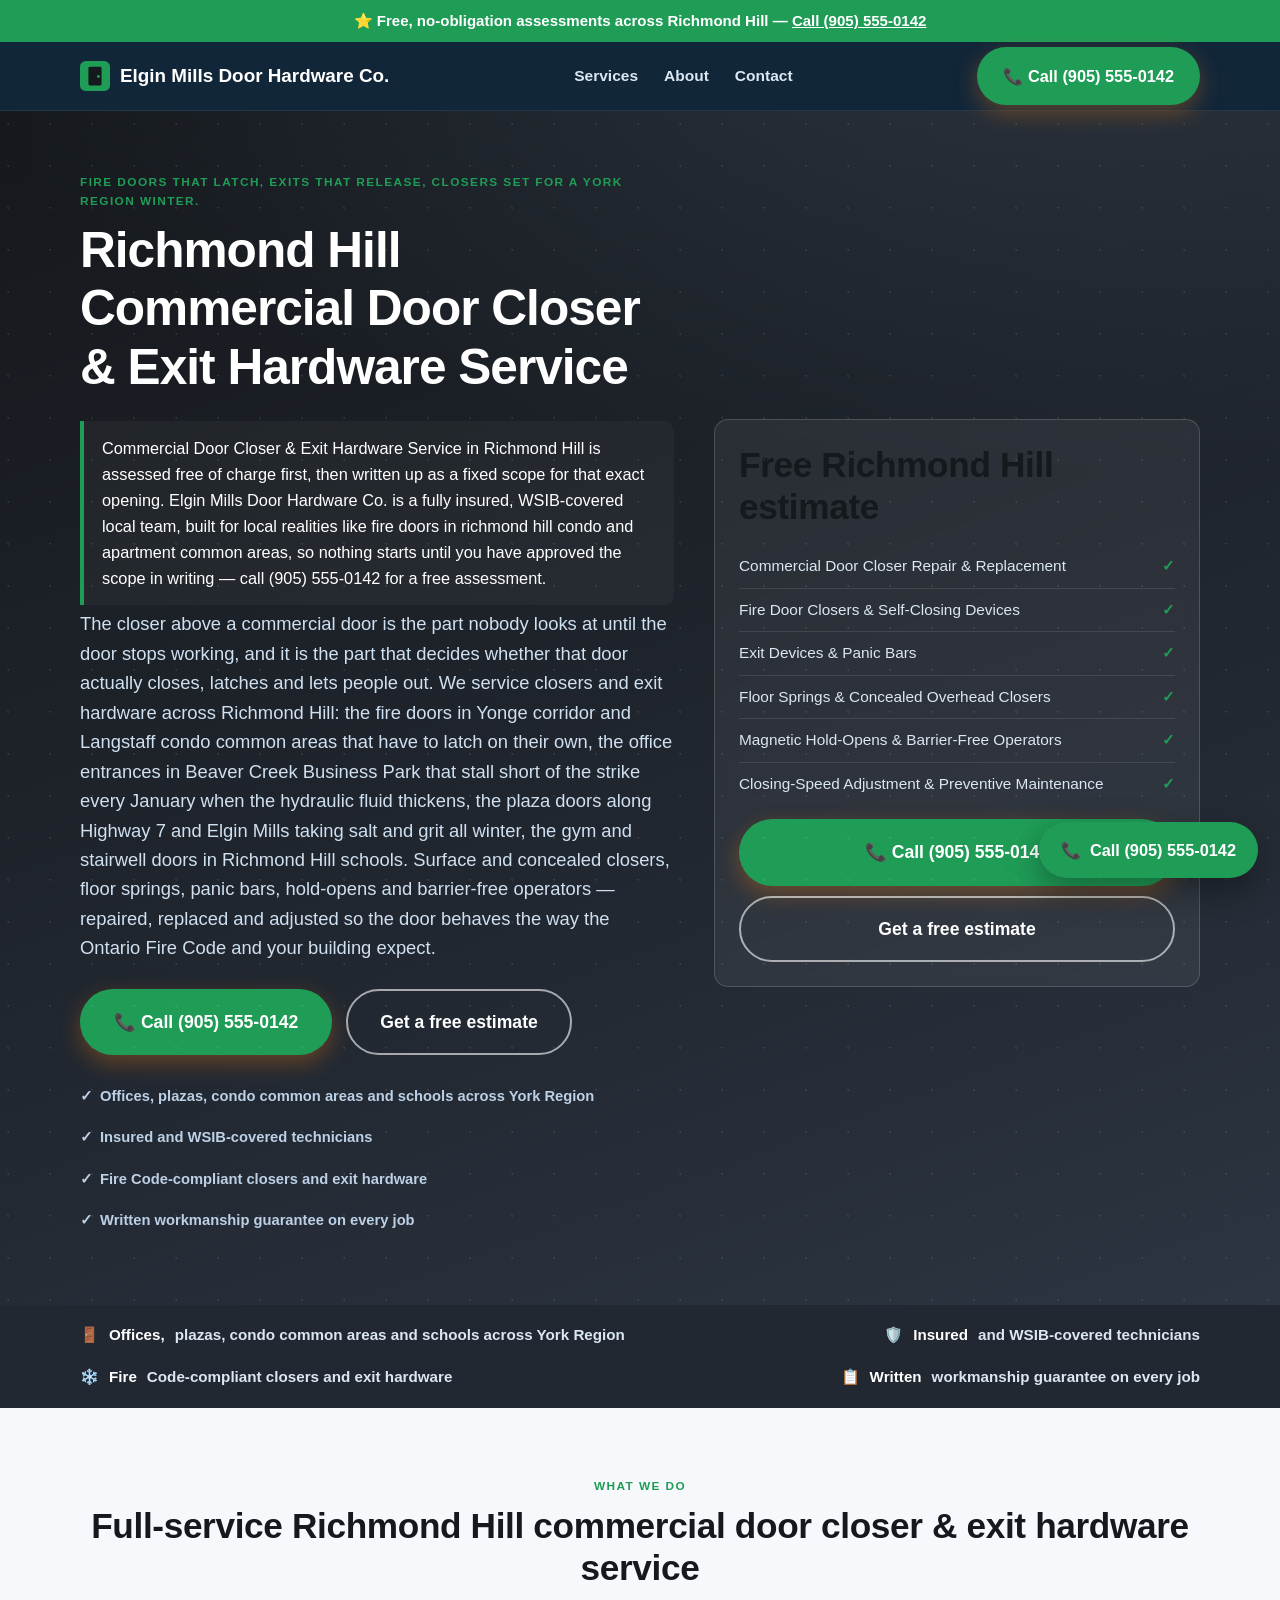
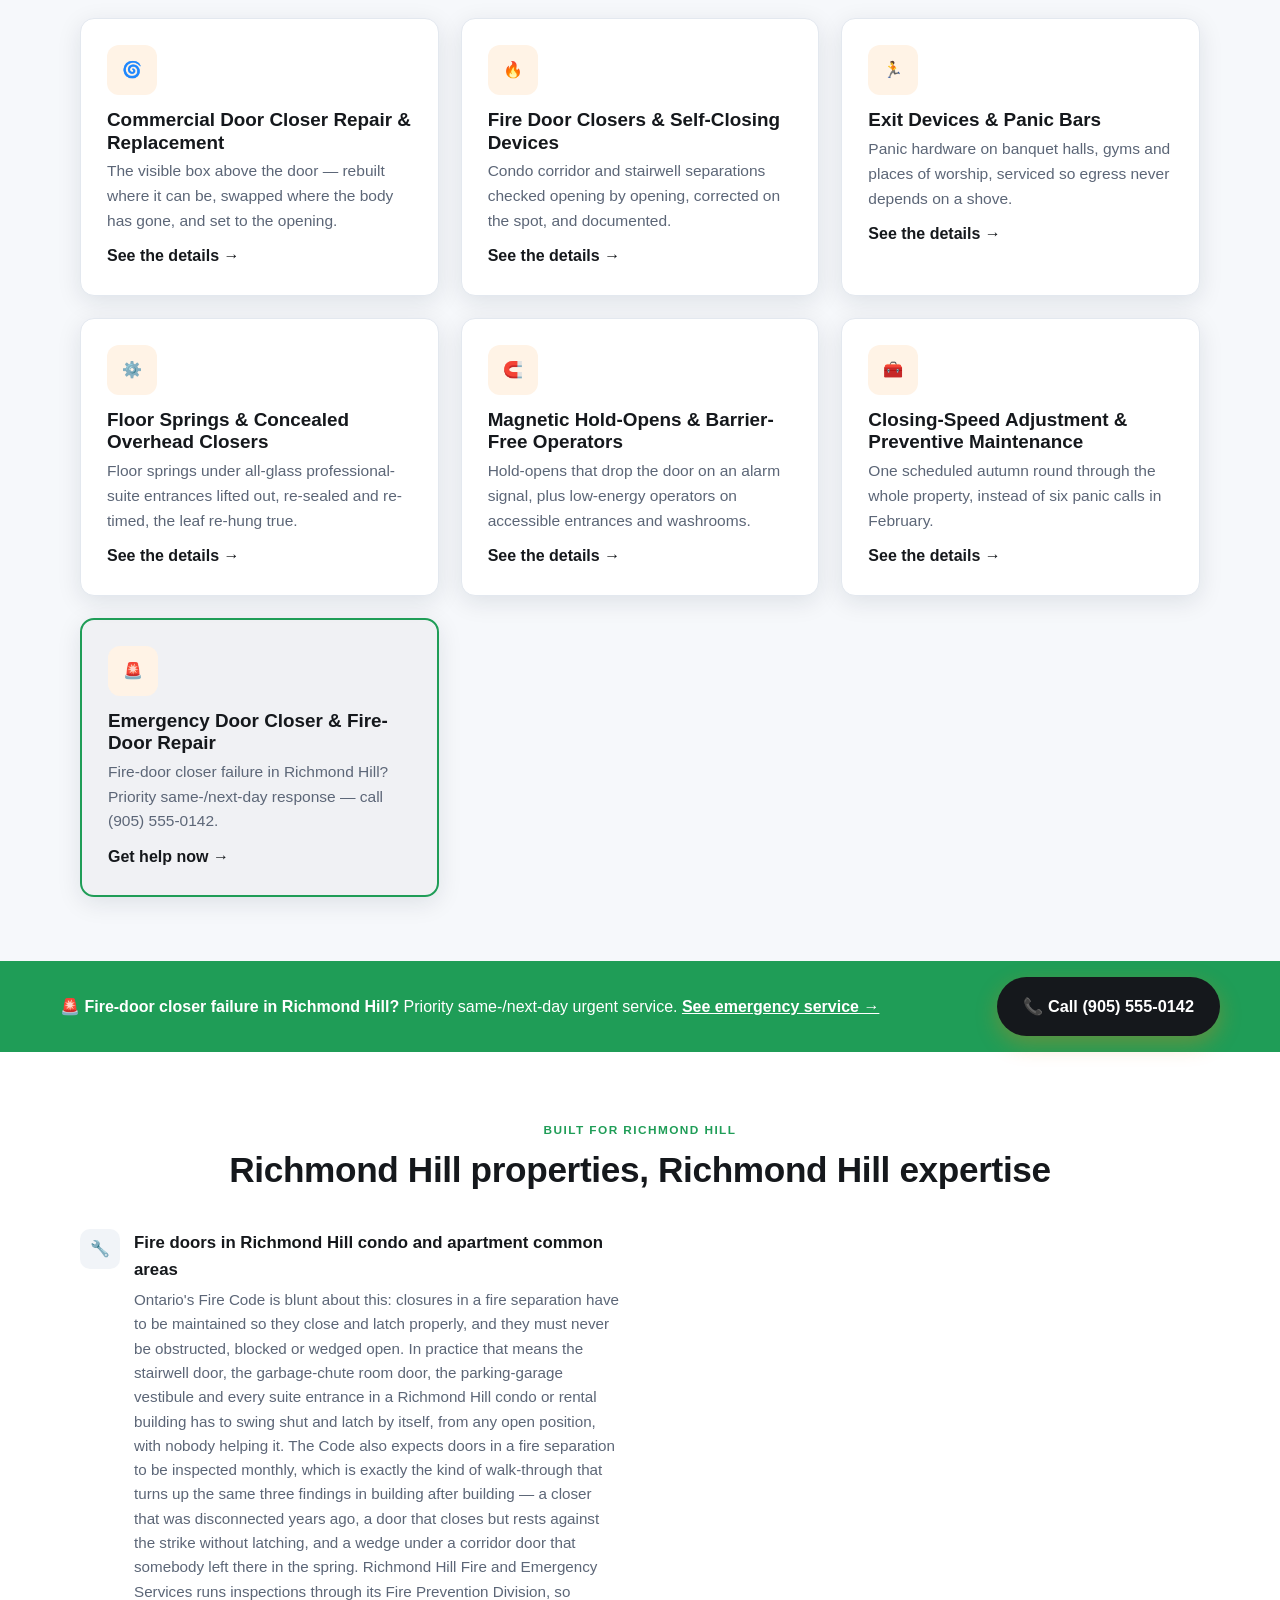
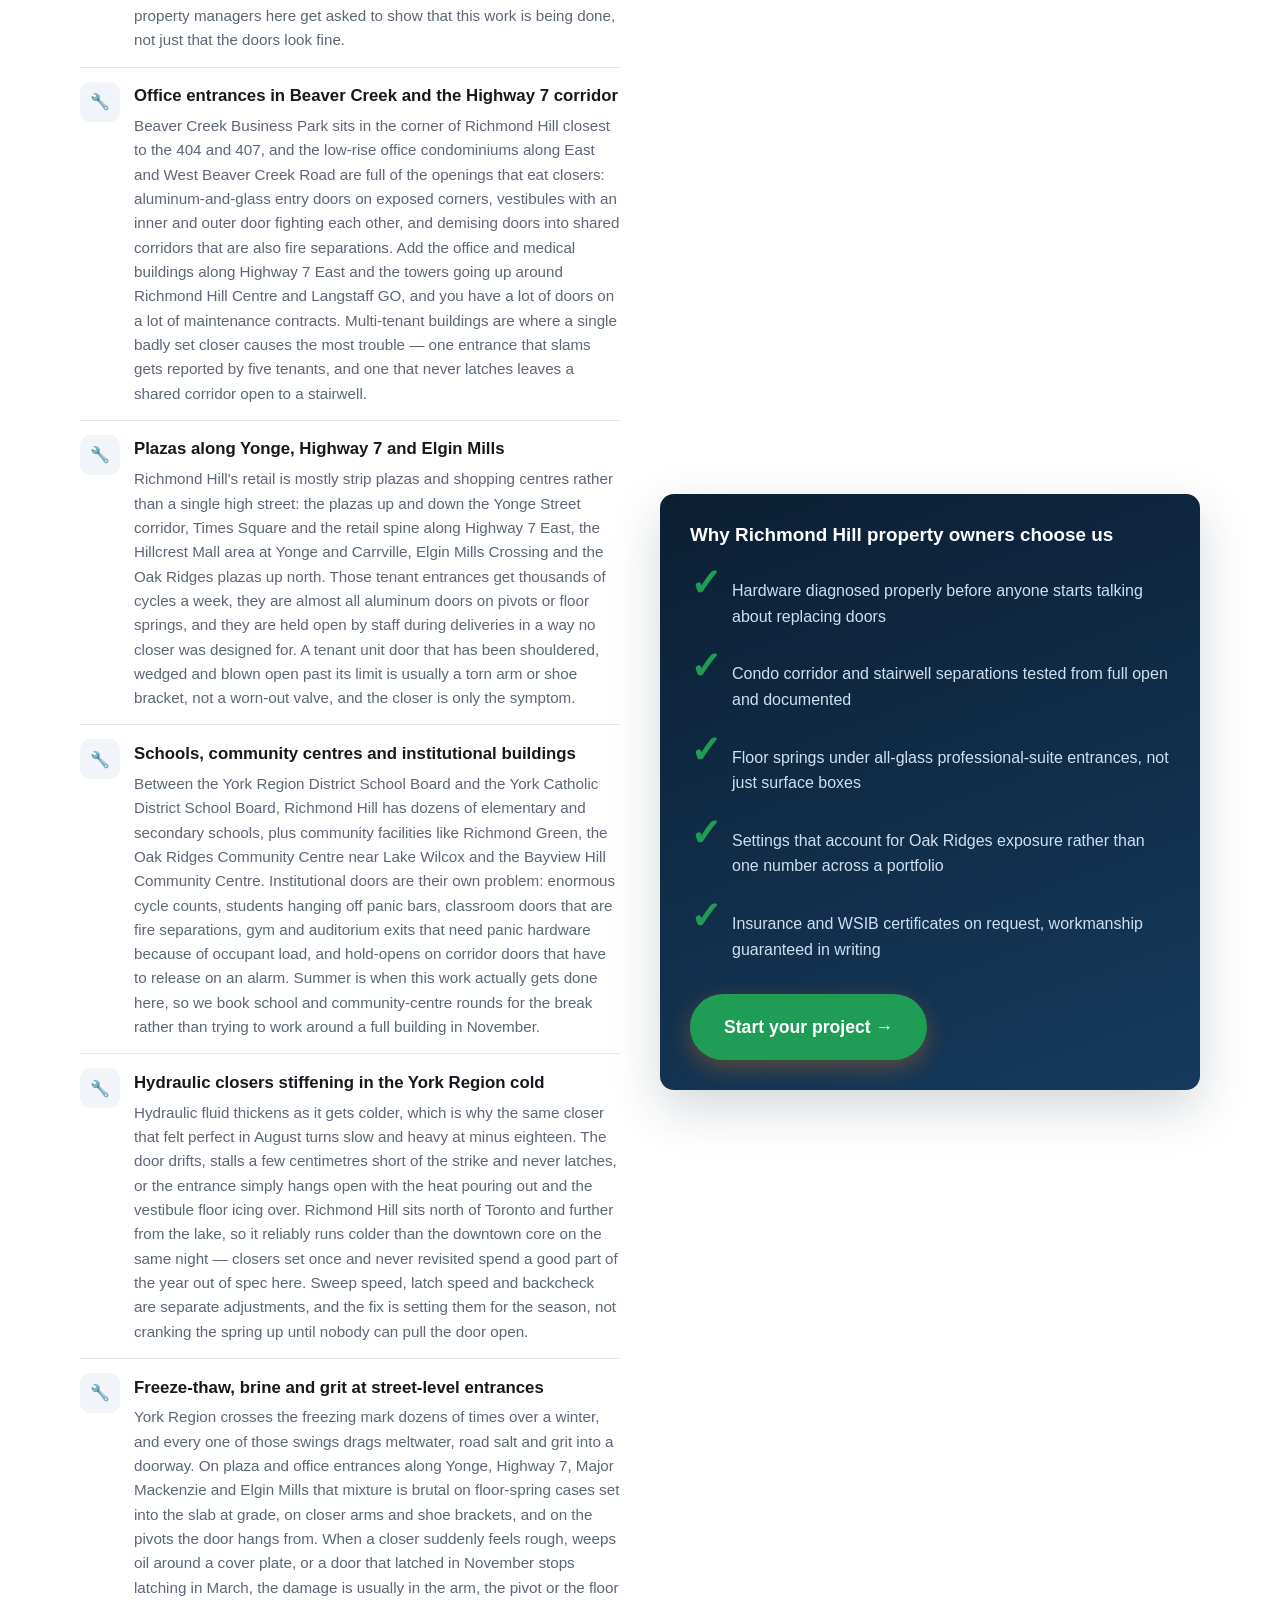
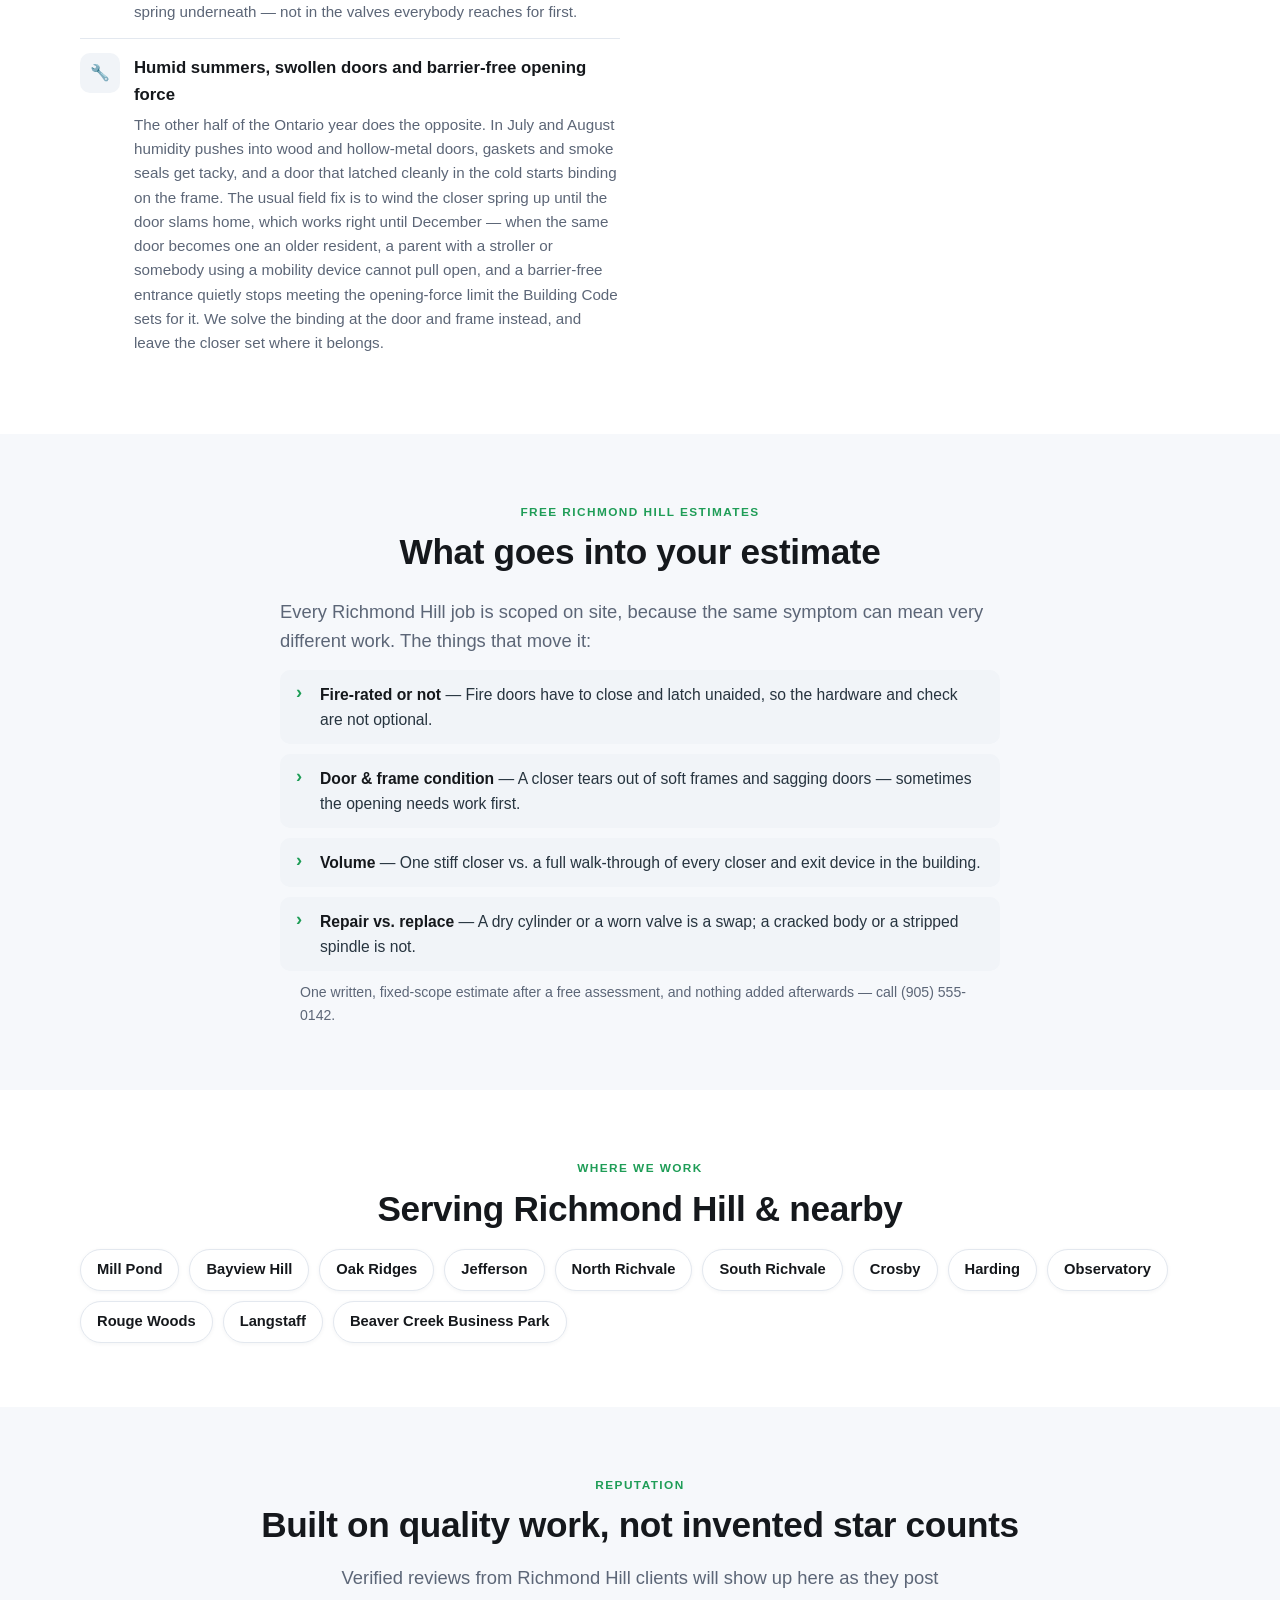
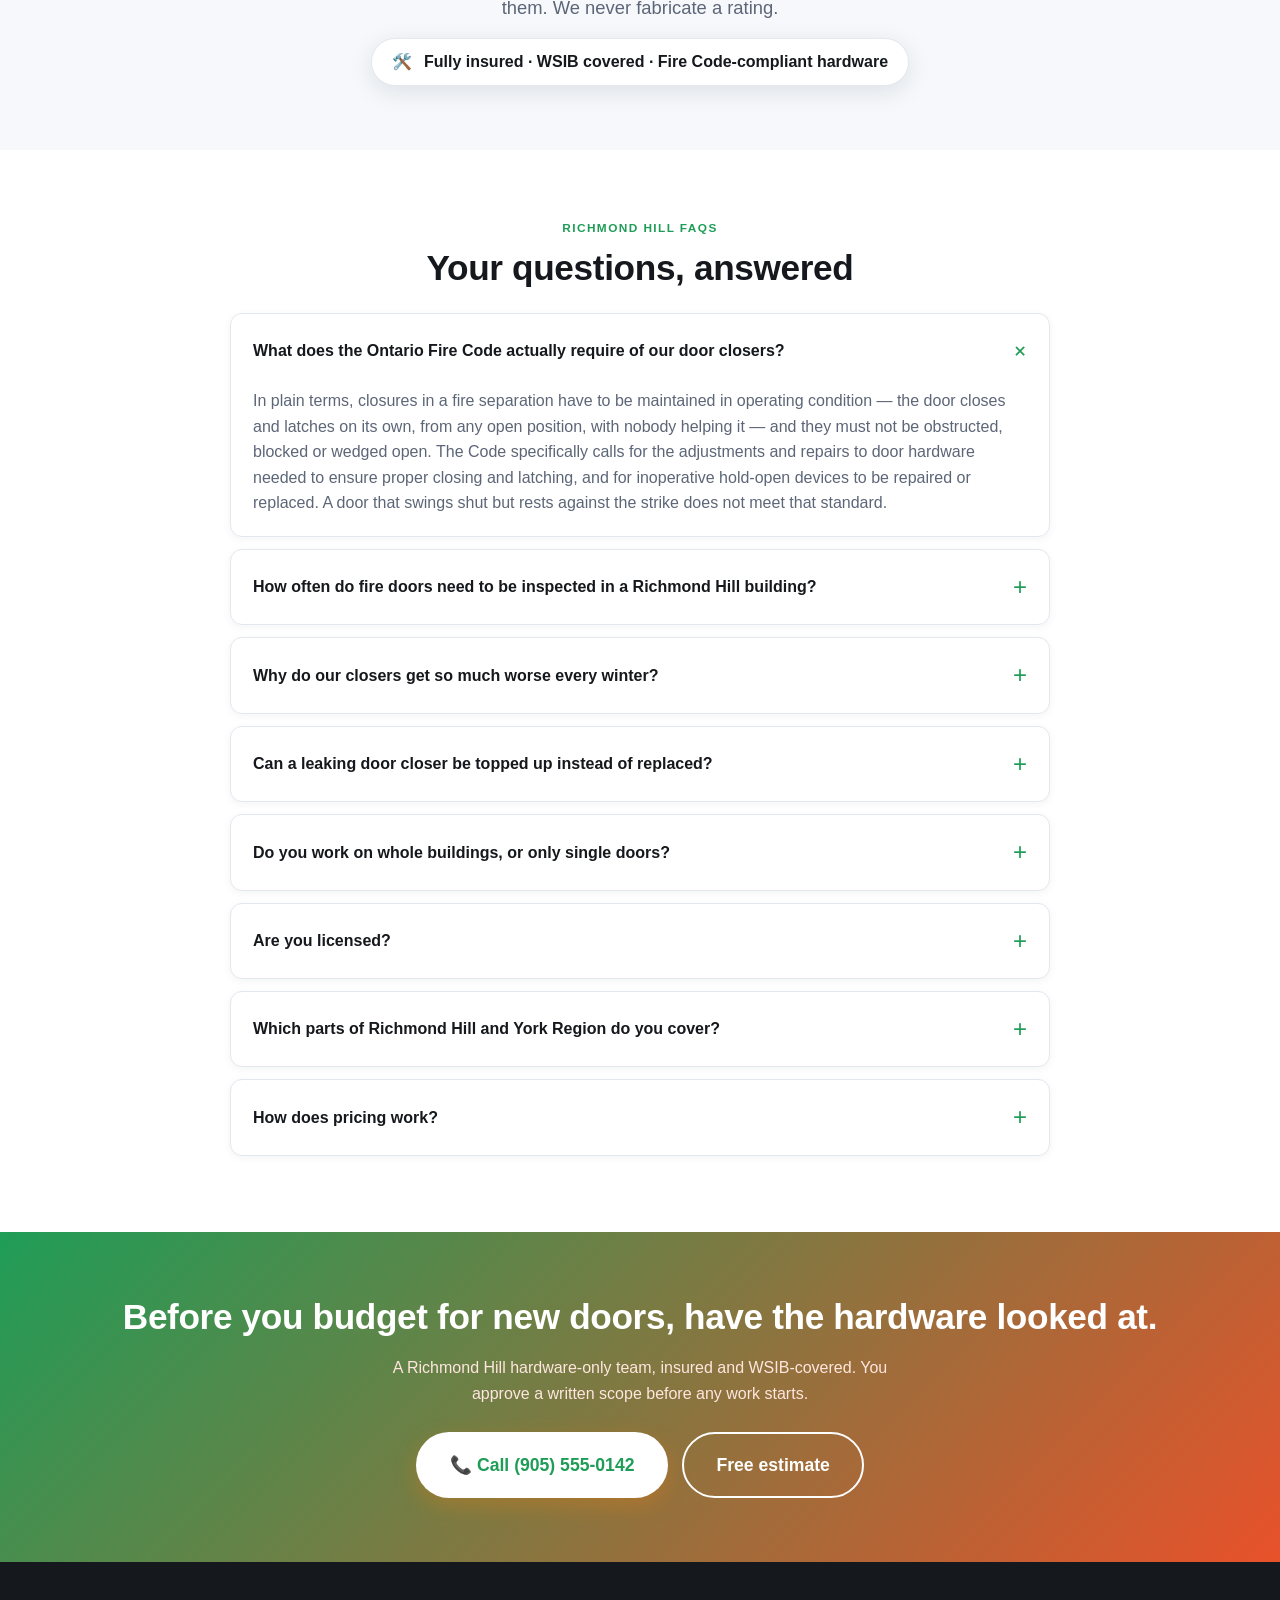
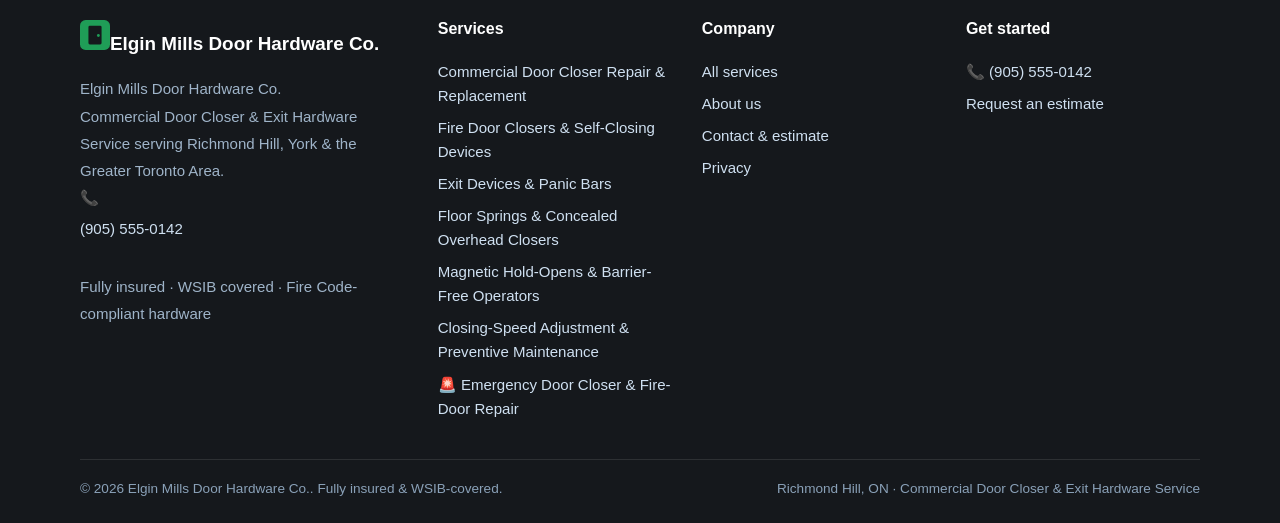
<file: index.html>
<!DOCTYPE html><html lang="en-CA"><head>
<meta charset="utf-8"><meta name="viewport" content="width=device-width, initial-scale=1, viewport-fit=cover">
<title>Richmond Hill Commercial Door Closer &amp; Exit Hardware Service</title><meta name="description" content="Richmond Hill commercial door closer and exit hardware — fire door closers, panic bars, hold-opens, cold-weather adjustment. Free estimate: (905) 555-0142.">
<link rel="canonical" href="https://www.richmondhilldoorcloser.com/"><link rel="alternate" hreflang="en-CA" href="https://www.richmondhilldoorcloser.com/"><link rel="alternate" hreflang="x-default" href="https://www.richmondhilldoorcloser.com/">
<meta name="robots" content="index,follow,max-image-preview:large"><meta name="theme-color" content="#15181c">
<meta name="geo.region" content="CA-ON"><meta name="geo.placename" content="Richmond Hill"><meta name="geo.position" content="43.8828;-79.4403"><meta name="ICBM" content="43.8828, -79.4403">
<meta property="og:type" content="website"><meta property="og:site_name" content="Elgin Mills Door Hardware Co."><meta property="og:title" content="Richmond Hill Commercial Door Closer &amp; Exit Hardware Service"><meta property="og:description" content="Richmond Hill commercial door closer and exit hardware — fire door closers, panic bars, hold-opens, cold-weather adjustment. Free estimate: (905) 555-0142."><meta property="og:url" content="https://www.richmondhilldoorcloser.com/">
<meta property="og:image" content="https://www.richmondhilldoorcloser.com/assets/og.png"><meta property="og:image:type" content="image/png"><meta property="og:image:width" content="1200"><meta property="og:image:height" content="630"><meta property="og:image:alt" content="Elgin Mills Door Hardware Co. — Commercial Door Closer &amp; Exit Hardware Service in Richmond Hill, ON"><meta property="og:locale" content="en_CA">
<meta name="twitter:card" content="summary_large_image"><meta name="twitter:title" content="Richmond Hill Commercial Door Closer &amp; Exit Hardware Service"><meta name="twitter:description" content="Richmond Hill commercial door closer and exit hardware — fire door closers, panic bars, hold-opens, cold-weather adjustment. Free estimate: (905) 555-0142."><meta name="twitter:image" content="https://www.richmondhilldoorcloser.com/assets/og.png">
<link rel="icon" href="/assets/favicon.svg" type="image/svg+xml"><link rel="icon" href="/favicon.ico" sizes="32x32"><link rel="apple-touch-icon" href="/assets/apple-touch-icon.png">
<link rel="preload" href="/css/styles.css" as="style"><link rel="stylesheet" href="/css/styles.css">
<script type="application/ld+json">{"@context":"https://schema.org","@graph":[{"@type":"Organization","@id":"https://www.richmondhilldoorcloser.com/#org","name":"Elgin Mills Door Hardware Co.","url":"https://www.richmondhilldoorcloser.com/","logo":"https://www.richmondhilldoorcloser.com/assets/og.png","areaServed":{"@type":"City","name":"Richmond Hill"},"sameAs":["https://www.richmondhilldoorcloser.com/"]},{"@type":"WebSite","@id":"https://www.richmondhilldoorcloser.com/#website","url":"https://www.richmondhilldoorcloser.com/","name":"Elgin Mills Door Hardware Co.","publisher":{"@id":"https://www.richmondhilldoorcloser.com/#org"},"inLanguage":"en-CA"},{"@type":["HomeAndConstructionBusiness","LocalBusiness"],"@id":"https://www.richmondhilldoorcloser.com/#business","name":"Elgin Mills Door Hardware Co.","image":"https://www.richmondhilldoorcloser.com/assets/og.png","url":"https://www.richmondhilldoorcloser.com/","telephone":"+19055550142","paymentAccepted":"Cash, Cheque, Credit Card, Interac e-Transfer","parentOrganization":{"@id":"https://www.richmondhilldoorcloser.com/#org"},"brand":{"@id":"https://www.richmondhilldoorcloser.com/#org"},"description":"Commercial Door Closer & Exit Hardware Service in Richmond Hill, ON — Fully insured, WSIB covered, Fire Code-compliant hardware. Priority same-day/next-day urgent response.","address":{"@type":"PostalAddress","addressLocality":"Richmond Hill","addressRegion":"ON","addressCountry":"CA"},"geo":{"@type":"GeoCoordinates","latitude":43.8828,"longitude":-79.4403},"areaServed":[{"@type":"City","name":"Richmond Hill"},{"@type":"GeoShape","circle":"43.8828 -79.4403 20000"}],"sameAs":["https://www.richmondhilldoorcloser.com/"],"hasMap":"https://www.google.com/maps?q=Richmond%20Hill%2C%20ON%2C%20Canada","openingHoursSpecification":[{"@type":"OpeningHoursSpecification","dayOfWeek":["Monday","Tuesday","Wednesday","Thursday","Friday"],"opens":"07:00","closes":"18:00"},{"@type":"OpeningHoursSpecification","dayOfWeek":["Saturday"],"opens":"08:00","closes":"15:00"}],"knowsAbout":["commercial door closer & exit hardware service","door closer repair and replacement","fire door self-closing devices","exit and panic hardware","Ontario Fire Code door maintenance","cold-weather closer adjustment","commercial door closer repair & replacement","fire door closers & self-closing devices","exit devices & panic bars","floor springs & concealed overhead closers","magnetic hold-opens & barrier-free operators","closing-speed adjustment & preventive maintenance","Richmond Hill, ON service area"],"hasOfferCatalog":{"@type":"OfferCatalog","name":"Commercial Door Closer & Exit Hardware Service in Richmond Hill, ON","itemListElement":[{"@type":"Offer","itemOffered":{"@type":"Service","name":"Commercial Door Closer Repair & Replacement (Richmond Hill)","areaServed":{"@type":"City","name":"Richmond Hill"}}},{"@type":"Offer","itemOffered":{"@type":"Service","name":"Fire Door Closers & Self-Closing Devices (Richmond Hill)","areaServed":{"@type":"City","name":"Richmond Hill"}}},{"@type":"Offer","itemOffered":{"@type":"Service","name":"Exit Devices & Panic Bars (Richmond Hill)","areaServed":{"@type":"City","name":"Richmond Hill"}}},{"@type":"Offer","itemOffered":{"@type":"Service","name":"Floor Springs & Concealed Overhead Closers (Richmond Hill)","areaServed":{"@type":"City","name":"Richmond Hill"}}},{"@type":"Offer","itemOffered":{"@type":"Service","name":"Magnetic Hold-Opens & Barrier-Free Operators (Richmond Hill)","areaServed":{"@type":"City","name":"Richmond Hill"}}},{"@type":"Offer","itemOffered":{"@type":"Service","name":"Closing-Speed Adjustment & Preventive Maintenance (Richmond Hill)","areaServed":{"@type":"City","name":"Richmond Hill"}}}]}},{"@type":"BreadcrumbList","itemListElement":[{"@type":"ListItem","position":1,"name":"Home","item":"https://www.richmondhilldoorcloser.com/"}]},{"@type":"FAQPage","mainEntity":[{"@type":"Question","name":"What does the Ontario Fire Code actually require of our door closers?","acceptedAnswer":{"@type":"Answer","text":"In plain terms, closures in a fire separation have to be maintained in operating condition — the door closes and latches on its own, from any open position, with nobody helping it — and they must not be obstructed, blocked or wedged open. The Code specifically calls for the adjustments and repairs to door hardware needed to ensure proper closing and latching, and for inoperative hold-open devices to be repaired or replaced. A door that swings shut but rests against the strike does not meet that standard."}},{"@type":"Question","name":"How often do fire doors need to be inspected in a Richmond Hill building?","acceptedAnswer":{"@type":"Answer","text":"The Fire Code expects doors in a fire separation to be checked monthly, with the surrounding area kept clear of anything that would interfere with the door operating freely. Most property managers here have staff do the monthly walk and bring us in for a professional round twice a year, so what gets found actually gets corrected and documented."}},{"@type":"Question","name":"Why do our closers get so much worse every winter?","acceptedAnswer":{"@type":"Answer","text":"Cold fluid is the main one: a closer that felt right in August moves slowly at minus eighteen and stops short of the latch. Two local factors sit on top of that. Oak Ridges is high on the moraine and runs colder and more exposed than the rest of town on the same night, and in the Yonge and Langstaff towers winter stack pressure pushes and pulls on stairwell doors. All of it is corrected by adjusting for the conditions, not by adding spring power nobody can pull against."}},{"@type":"Question","name":"Can a leaking door closer be topped up instead of replaced?","acceptedAnswer":{"@type":"Answer","text":"No. Closers are sealed hydraulic units with no fill port, so once the fluid is lost the body has to be replaced. Leaking closers either slam hard enough to damage the door and frame or stall short of the latch, which on a fire door is a compliance problem as well as an annoyance."}},{"@type":"Question","name":"Do you work on whole buildings, or only single doors?","acceptedAnswer":{"@type":"Answer","text":"Both, though a whole-building round is where the value is. For a condo board or a property manager the useful output is not the repair, it is the list: every rated opening tested and dated, what was corrected on the spot, and what is heading for replacement. That is the document that answers an inspector, and it is what a reserve fund needs in order to plan."}},{"@type":"Question","name":"Are you licensed?","acceptedAnswer":{"@type":"Answer","text":"There is no such thing as a door hardware licence in Ontario, so treat any licence number offered for this work with suspicion. Our credentials are the checkable kind: a liability insurance certificate, a WSIB clearance certificate, and a guarantee on our workmanship that is written down rather than promised."}},{"@type":"Question","name":"Which parts of Richmond Hill and York Region do you cover?","acceptedAnswer":{"@type":"Answer","text":"All of Richmond Hill — the Yonge Street corridor and Mill Pond, Bayview Hill and Observatory, Crosby and Harding, Rouge Woods and Langstaff, Beaver Creek Business Park, Jefferson and Oak Ridges — plus neighbouring York Region municipalities and the wider Greater Toronto Area. Call and we will confirm scheduling for your address."}},{"@type":"Question","name":"How does pricing work?","acceptedAnswer":{"@type":"Answer","text":"Every job starts with a free, no-obligation assessment and one written, fixed-scope estimate before any work begins. The number we quote is the number you pay, with no surprise add-ons, and we tell you upfront when a closer only needs adjusting rather than replacing."}}]}]}</script>
</head><body><a class="skip" href="#main" style="position:absolute;left:-999px">Skip to content</a>
<div class="callstrip">⭐ Free, no-obligation assessments across Richmond Hill — <a href="tel:+19055550142">Call (905) 555-0142</a></div>
<header class="site"><div class="wrap nav"><a class="brand" href="/" aria-label="Elgin Mills Door Hardware Co. home"><svg width="30" height="30" viewBox="0 0 32 32" fill="none" aria-hidden="true"><rect width="32" height="32" rx="6" fill="#1f9d57"/><rect x="9" y="6" width="14" height="20" rx="1.5" fill="#15181c"/><circle cx="19.6" cy="16.5" r="1.5" fill="#1f9d57"/></svg>Elgin Mills Door Hardware Co.</a>
<nav class="nav-links" id="nav" aria-label="Main"><a href="/services/">Services</a><a href="/about/">About</a><a href="/contact/">Contact</a></nav>
<div class="nav-cta"><a class="btn btn-call" href="tel:+19055550142">📞 Call (905) 555-0142</a><button class="menu-btn" aria-label="Open menu" aria-expanded="false" aria-controls="nav"><span aria-hidden="true">☰</span></button></div>
</div></header><main id="main"><section class="hero"><div class="wrap"><div>
<span class="eyebrow">Fire doors that latch, exits that release, closers set for a York Region winter.</span>
<h1>Richmond Hill Commercial Door Closer &amp; Exit Hardware Service</h1><p class="answer-capsule" data-answer>Commercial Door Closer &amp; Exit Hardware Service in Richmond Hill is assessed free of charge first, then written up as a fixed scope for that exact opening. Elgin Mills Door Hardware Co. is a fully insured, WSIB-covered local team, built for local realities like fire doors in richmond hill condo and apartment common areas, so nothing starts until you have approved the scope in writing — call (905) 555-0142 for a free assessment.</p><p class="lead">The closer above a commercial door is the part nobody looks at until the door stops working, and it is the part that decides whether that door actually closes, latches and lets people out. We service closers and exit hardware across Richmond Hill: the fire doors in Yonge corridor and Langstaff condo common areas that have to latch on their own, the office entrances in Beaver Creek Business Park that stall short of the strike every January when the hydraulic fluid thickens, the plaza doors along Highway 7 and Elgin Mills taking salt and grit all winter, the gym and stairwell doors in Richmond Hill schools. Surface and concealed closers, floor springs, panic bars, hold-opens and barrier-free operators — repaired, replaced and adjusted so the door behaves the way the Ontario Fire Code and your building expect.</p>
<div class="hero-cta"><a class="btn btn-call btn-lg" href="tel:+19055550142">📞 Call (905) 555-0142</a><a class="btn btn-ghost btn-lg" href="/contact/" data-book>Get a free estimate</a></div>
<div class="hero-trust"><span><span aria-hidden="true">✓</span> Offices, plazas, condo common areas and schools across York Region</span><span><span aria-hidden="true">✓</span> Insured and WSIB-covered technicians</span><span><span aria-hidden="true">✓</span> Fire Code-compliant closers and exit hardware</span><span><span aria-hidden="true">✓</span> Written workmanship guarantee on every job</span></div>
</div><aside class="hero-card" aria-label="Free estimate"><h2>Free Richmond Hill estimate</h2><ul><li><span>Commercial Door Closer Repair &amp; Replacement</span><span class="price" aria-hidden="true">✓</span></li><li><span>Fire Door Closers &amp; Self-Closing Devices</span><span class="price" aria-hidden="true">✓</span></li><li><span>Exit Devices &amp; Panic Bars</span><span class="price" aria-hidden="true">✓</span></li><li><span>Floor Springs &amp; Concealed Overhead Closers</span><span class="price" aria-hidden="true">✓</span></li><li><span>Magnetic Hold-Opens &amp; Barrier-Free Operators</span><span class="price" aria-hidden="true">✓</span></li><li><span>Closing-Speed Adjustment &amp; Preventive Maintenance</span><span class="price" aria-hidden="true">✓</span></li></ul><a class="btn btn-call btn-lg" href="tel:+19055550142" style="margin-top:14px;width:100%;justify-content:center">📞 Call (905) 555-0142</a><a class="btn btn-ghost btn-lg" href="/contact/" data-book style="margin-top:10px;width:100%;justify-content:center">Get a free estimate</a></aside></div></section>
<div class="strip"><div class="wrap"><div class="item"><span aria-hidden="true">🚪</span> <b>Offices,</b> plazas, condo common areas and schools across York Region</div><div class="item"><span aria-hidden="true">🛡️</span> <b>Insured</b> and WSIB-covered technicians</div><div class="item"><span aria-hidden="true">❄️</span> <b>Fire</b> Code-compliant closers and exit hardware</div><div class="item"><span aria-hidden="true">📋</span> <b>Written</b> workmanship guarantee on every job</div></div></div>
<section class="section" id="services"><div class="wrap center"><span class="eyebrow">What we do</span><h2>Full-service Richmond Hill commercial door closer &amp; exit hardware service</h2></div>
<div class="wrap" style="margin-top:30px"><div class="grid cols-3"><a class="card" href="/services/door-closer-repair-replacement/" style="text-decoration:none"><div class="ico" aria-hidden="true">🌀</div><h3>Commercial Door Closer Repair &amp; Replacement</h3><p>The visible box above the door — rebuilt where it can be, swapped where the body has gone, and set to the opening.</p><div class="from">See the details →</div></a><a class="card" href="/services/fire-door-closers-fire-code/" style="text-decoration:none"><div class="ico" aria-hidden="true">🔥</div><h3>Fire Door Closers &amp; Self-Closing Devices</h3><p>Condo corridor and stairwell separations checked opening by opening, corrected on the spot, and documented.</p><div class="from">See the details →</div></a><a class="card" href="/services/exit-devices-panic-bars/" style="text-decoration:none"><div class="ico" aria-hidden="true">🏃</div><h3>Exit Devices &amp; Panic Bars</h3><p>Panic hardware on banquet halls, gyms and places of worship, serviced so egress never depends on a shove.</p><div class="from">See the details →</div></a><a class="card" href="/services/concealed-floor-spring-closers/" style="text-decoration:none"><div class="ico" aria-hidden="true">⚙️</div><h3>Floor Springs &amp; Concealed Overhead Closers</h3><p>Floor springs under all-glass professional-suite entrances lifted out, re-sealed and re-timed, the leaf re-hung true.</p><div class="from">See the details →</div></a><a class="card" href="/services/hold-opens-automatic-operators/" style="text-decoration:none"><div class="ico" aria-hidden="true">🧲</div><h3>Magnetic Hold-Opens &amp; Barrier-Free Operators</h3><p>Hold-opens that drop the door on an alarm signal, plus low-energy operators on accessible entrances and washrooms.</p><div class="from">See the details →</div></a><a class="card" href="/services/cold-weather-closer-adjustment/" style="text-decoration:none"><div class="ico" aria-hidden="true">🧰</div><h3>Closing-Speed Adjustment &amp; Preventive Maintenance</h3><p>One scheduled autumn round through the whole property, instead of six panic calls in February.</p><div class="from">See the details →</div></a><a class="card card-emg" href="/services/emergency-door-closer-repair/" style="text-decoration:none"><div class="ico" aria-hidden="true">🚨</div><h3>Emergency Door Closer &amp; Fire-Door Repair</h3><p>Fire-door closer failure in Richmond Hill? Priority same-/next-day response — call (905) 555-0142.</p><div class="from">Get help now →</div></a></div></div></section>
<section class="emg-band"><div class="wrap"><div><strong>🚨 Fire-door closer failure in Richmond Hill?</strong> Priority same-/next-day urgent service. <a href="/services/emergency-door-closer-repair/">See emergency service →</a></div><a class="btn btn-call" href="tel:+19055550142">📞 Call (905) 555-0142</a></div></section>
<section class="section alt"><div class="wrap center"><span class="eyebrow">Built for Richmond Hill</span><h2>Richmond Hill properties, Richmond Hill expertise</h2></div>
<div class="wrap split" style="margin-top:24px"><div><ul class="feature-list"><li><span class="fi" aria-hidden="true">🔧</span><div><h4>Fire doors in Richmond Hill condo and apartment common areas</h4><p>Ontario&#39;s Fire Code is blunt about this: closures in a fire separation have to be maintained so they close and latch properly, and they must never be obstructed, blocked or wedged open. In practice that means the stairwell door, the garbage-chute room door, the parking-garage vestibule and every suite entrance in a Richmond Hill condo or rental building has to swing shut and latch by itself, from any open position, with nobody helping it. The Code also expects doors in a fire separation to be inspected monthly, which is exactly the kind of walk-through that turns up the same three findings in building after building — a closer that was disconnected years ago, a door that closes but rests against the strike without latching, and a wedge under a corridor door that somebody left there in the spring. Richmond Hill Fire and Emergency Services runs inspections through its Fire Prevention Division, so property managers here get asked to show that this work is being done, not just that the doors look fine.</p></div></li><li><span class="fi" aria-hidden="true">🔧</span><div><h4>Office entrances in Beaver Creek and the Highway 7 corridor</h4><p>Beaver Creek Business Park sits in the corner of Richmond Hill closest to the 404 and 407, and the low-rise office condominiums along East and West Beaver Creek Road are full of the openings that eat closers: aluminum-and-glass entry doors on exposed corners, vestibules with an inner and outer door fighting each other, and demising doors into shared corridors that are also fire separations. Add the office and medical buildings along Highway 7 East and the towers going up around Richmond Hill Centre and Langstaff GO, and you have a lot of doors on a lot of maintenance contracts. Multi-tenant buildings are where a single badly set closer causes the most trouble — one entrance that slams gets reported by five tenants, and one that never latches leaves a shared corridor open to a stairwell.</p></div></li><li><span class="fi" aria-hidden="true">🔧</span><div><h4>Plazas along Yonge, Highway 7 and Elgin Mills</h4><p>Richmond Hill&#39;s retail is mostly strip plazas and shopping centres rather than a single high street: the plazas up and down the Yonge Street corridor, Times Square and the retail spine along Highway 7 East, the Hillcrest Mall area at Yonge and Carrville, Elgin Mills Crossing and the Oak Ridges plazas up north. Those tenant entrances get thousands of cycles a week, they are almost all aluminum doors on pivots or floor springs, and they are held open by staff during deliveries in a way no closer was designed for. A tenant unit door that has been shouldered, wedged and blown open past its limit is usually a torn arm or shoe bracket, not a worn-out valve, and the closer is only the symptom.</p></div></li><li><span class="fi" aria-hidden="true">🔧</span><div><h4>Schools, community centres and institutional buildings</h4><p>Between the York Region District School Board and the York Catholic District School Board, Richmond Hill has dozens of elementary and secondary schools, plus community facilities like Richmond Green, the Oak Ridges Community Centre near Lake Wilcox and the Bayview Hill Community Centre. Institutional doors are their own problem: enormous cycle counts, students hanging off panic bars, classroom doors that are fire separations, gym and auditorium exits that need panic hardware because of occupant load, and hold-opens on corridor doors that have to release on an alarm. Summer is when this work actually gets done here, so we book school and community-centre rounds for the break rather than trying to work around a full building in November.</p></div></li><li><span class="fi" aria-hidden="true">🔧</span><div><h4>Hydraulic closers stiffening in the York Region cold</h4><p>Hydraulic fluid thickens as it gets colder, which is why the same closer that felt perfect in August turns slow and heavy at minus eighteen. The door drifts, stalls a few centimetres short of the strike and never latches, or the entrance simply hangs open with the heat pouring out and the vestibule floor icing over. Richmond Hill sits north of Toronto and further from the lake, so it reliably runs colder than the downtown core on the same night — closers set once and never revisited spend a good part of the year out of spec here. Sweep speed, latch speed and backcheck are separate adjustments, and the fix is setting them for the season, not cranking the spring up until nobody can pull the door open.</p></div></li><li><span class="fi" aria-hidden="true">🔧</span><div><h4>Freeze-thaw, brine and grit at street-level entrances</h4><p>York Region crosses the freezing mark dozens of times over a winter, and every one of those swings drags meltwater, road salt and grit into a doorway. On plaza and office entrances along Yonge, Highway 7, Major Mackenzie and Elgin Mills that mixture is brutal on floor-spring cases set into the slab at grade, on closer arms and shoe brackets, and on the pivots the door hangs from. When a closer suddenly feels rough, weeps oil around a cover plate, or a door that latched in November stops latching in March, the damage is usually in the arm, the pivot or the floor spring underneath — not in the valves everybody reaches for first.</p></div></li><li><span class="fi" aria-hidden="true">🔧</span><div><h4>Humid summers, swollen doors and barrier-free opening force</h4><p>The other half of the Ontario year does the opposite. In July and August humidity pushes into wood and hollow-metal doors, gaskets and smoke seals get tacky, and a door that latched cleanly in the cold starts binding on the frame. The usual field fix is to wind the closer spring up until the door slams home, which works right until December — when the same door becomes one an older resident, a parent with a stroller or somebody using a mobility device cannot pull open, and a barrier-free entrance quietly stops meeting the opening-force limit the Building Code sets for it. We solve the binding at the door and frame instead, and leave the closer set where it belongs.</p></div></li></ul></div>
<div class="panel"><h3>Why Richmond Hill property owners choose us</h3><div class="stat"><b aria-hidden="true">✓</b><span>Hardware diagnosed properly before anyone starts talking about replacing doors</span></div><div class="stat"><b aria-hidden="true">✓</b><span>Condo corridor and stairwell separations tested from full open and documented</span></div><div class="stat"><b aria-hidden="true">✓</b><span>Floor springs under all-glass professional-suite entrances, not just surface boxes</span></div><div class="stat"><b aria-hidden="true">✓</b><span>Settings that account for Oak Ridges exposure rather than one number across a portfolio</span></div><div class="stat"><b aria-hidden="true">✓</b><span>Insurance and WSIB certificates on request, workmanship guaranteed in writing</span></div><a class="btn btn-call btn-lg" href="/contact/" data-book style="margin-top:14px">Start your project →</a></div></div></section>
<section class="section"><div class="wrap center"><span class="eyebrow">Free Richmond Hill estimates</span><h2>What goes into your estimate</h2></div><div class="wrap" style="margin-top:24px;max-width:760px"><p class="lead" style="max-width:70ch;margin:0 0 14px">Every Richmond Hill job is scoped on site, because the same symptom can mean very different work. The things that move it:</p><ul class="factors"><li><strong>Fire-rated or not</strong> — Fire doors have to close and latch unaided, so the hardware and check are not optional.</li><li><strong>Door &amp; frame condition</strong> — A closer tears out of soft frames and sagging doors — sometimes the opening needs work first.</li><li><strong>Volume</strong> — One stiff closer vs. a full walk-through of every closer and exit device in the building.</li><li><strong>Repair vs. replace</strong> — A dry cylinder or a worn valve is a swap; a cracked body or a stripped spindle is not.</li></ul><p class="wrap price-note">One written, fixed-scope estimate after a free assessment, and nothing added afterwards — call (905) 555-0142.</p></div></section>
<section class="section alt"><div class="wrap center"><span class="eyebrow">Where we work</span><h2>Serving Richmond Hill &amp; nearby</h2></div><div class="wrap" style="margin-top:20px"><div class="chips"><span class="chip">Mill Pond</span><span class="chip">Bayview Hill</span><span class="chip">Oak Ridges</span><span class="chip">Jefferson</span><span class="chip">North Richvale</span><span class="chip">South Richvale</span><span class="chip">Crosby</span><span class="chip">Harding</span><span class="chip">Observatory</span><span class="chip">Rouge Woods</span><span class="chip">Langstaff</span><span class="chip">Beaver Creek Business Park</span></div></div></section>

<section class="section"><div class="wrap center"><span class="eyebrow">Reputation</span><h2>Built on quality work, not invented star counts</h2><p class="lead" style="margin:0 auto">Verified reviews from Richmond Hill clients will show up here as they post them. We never fabricate a rating.</p><div style="margin-top:16px"><span class="rating-badge"><span aria-hidden="true">🛠️</span> Fully insured · WSIB covered · Fire Code-compliant hardware</span></div></div></section>
<section class="section alt"><div class="wrap center"><span class="eyebrow">Richmond Hill FAQs</span><h2>Your questions, answered</h2></div><div class="wrap" style="margin-top:24px"><div class="faq" style="max-width:820px;margin:0 auto"><details open><summary>What does the Ontario Fire Code actually require of our door closers?</summary><p>In plain terms, closures in a fire separation have to be maintained in operating condition — the door closes and latches on its own, from any open position, with nobody helping it — and they must not be obstructed, blocked or wedged open. The Code specifically calls for the adjustments and repairs to door hardware needed to ensure proper closing and latching, and for inoperative hold-open devices to be repaired or replaced. A door that swings shut but rests against the strike does not meet that standard.</p></details><details><summary>How often do fire doors need to be inspected in a Richmond Hill building?</summary><p>The Fire Code expects doors in a fire separation to be checked monthly, with the surrounding area kept clear of anything that would interfere with the door operating freely. Most property managers here have staff do the monthly walk and bring us in for a professional round twice a year, so what gets found actually gets corrected and documented.</p></details><details><summary>Why do our closers get so much worse every winter?</summary><p>Cold fluid is the main one: a closer that felt right in August moves slowly at minus eighteen and stops short of the latch. Two local factors sit on top of that. Oak Ridges is high on the moraine and runs colder and more exposed than the rest of town on the same night, and in the Yonge and Langstaff towers winter stack pressure pushes and pulls on stairwell doors. All of it is corrected by adjusting for the conditions, not by adding spring power nobody can pull against.</p></details><details><summary>Can a leaking door closer be topped up instead of replaced?</summary><p>No. Closers are sealed hydraulic units with no fill port, so once the fluid is lost the body has to be replaced. Leaking closers either slam hard enough to damage the door and frame or stall short of the latch, which on a fire door is a compliance problem as well as an annoyance.</p></details><details><summary>Do you work on whole buildings, or only single doors?</summary><p>Both, though a whole-building round is where the value is. For a condo board or a property manager the useful output is not the repair, it is the list: every rated opening tested and dated, what was corrected on the spot, and what is heading for replacement. That is the document that answers an inspector, and it is what a reserve fund needs in order to plan.</p></details><details><summary>Are you licensed?</summary><p>There is no such thing as a door hardware licence in Ontario, so treat any licence number offered for this work with suspicion. Our credentials are the checkable kind: a liability insurance certificate, a WSIB clearance certificate, and a guarantee on our workmanship that is written down rather than promised.</p></details><details><summary>Which parts of Richmond Hill and York Region do you cover?</summary><p>All of Richmond Hill — the Yonge Street corridor and Mill Pond, Bayview Hill and Observatory, Crosby and Harding, Rouge Woods and Langstaff, Beaver Creek Business Park, Jefferson and Oak Ridges — plus neighbouring York Region municipalities and the wider Greater Toronto Area. Call and we will confirm scheduling for your address.</p></details><details><summary>How does pricing work?</summary><p>Every job starts with a free, no-obligation assessment and one written, fixed-scope estimate before any work begins. The number we quote is the number you pay, with no surprise add-ons, and we tell you upfront when a closer only needs adjusting rather than replacing.</p></details></div></div></section>
<section class="section cta-band"><div class="wrap"><h2>Before you budget for new doors, have the hardware looked at.</h2><p>A Richmond Hill hardware-only team, insured and WSIB-covered. You approve a written scope before any work starts.</p><div class="hero-cta" style="justify-content:center"><a class="btn btn-call btn-lg" href="tel:+19055550142">📞 Call (905) 555-0142</a><a class="btn btn-ghost btn-lg" href="/contact/" data-book>Free estimate</a></div></div></section></main><footer class="site"><div class="wrap"><div class="cols">
<div><a class="brand" href="/" aria-label="Elgin Mills Door Hardware Co. home"><svg width="30" height="30" viewBox="0 0 32 32" fill="none" aria-hidden="true"><rect width="32" height="32" rx="6" fill="#1f9d57"/><rect x="9" y="6" width="14" height="20" rx="1.5" fill="#15181c"/><circle cx="19.6" cy="16.5" r="1.5" fill="#1f9d57"/></svg>Elgin Mills Door Hardware Co.</a><address class="nap" style="font-style:normal">Elgin Mills Door Hardware Co.<br>Commercial Door Closer &amp; Exit Hardware Service serving Richmond Hill, York &amp; the Greater Toronto Area.<br>📞 <a href="tel:+19055550142">(905) 555-0142</a><br>Fully insured · WSIB covered · Fire Code-compliant hardware</address></div>
<div><h4>Services</h4><a href="/services/door-closer-repair-replacement/">Commercial Door Closer Repair &amp; Replacement</a><a href="/services/fire-door-closers-fire-code/">Fire Door Closers &amp; Self-Closing Devices</a><a href="/services/exit-devices-panic-bars/">Exit Devices &amp; Panic Bars</a><a href="/services/concealed-floor-spring-closers/">Floor Springs &amp; Concealed Overhead Closers</a><a href="/services/hold-opens-automatic-operators/">Magnetic Hold-Opens &amp; Barrier-Free Operators</a><a href="/services/cold-weather-closer-adjustment/">Closing-Speed Adjustment &amp; Preventive Maintenance</a><a href="/services/emergency-door-closer-repair/">🚨 Emergency Door Closer &amp; Fire-Door Repair</a></div>
<div><h4>Company</h4><a href="/services/">All services</a><a href="/about/">About us</a><a href="/contact/">Contact &amp; estimate</a><a href="/privacy/">Privacy</a></div>
<div><h4>Get started</h4><a href="tel:+19055550142">📞 (905) 555-0142</a><a href="/contact/" data-book>Request an estimate</a></div>
</div><div class="legal"><span>© 2026 Elgin Mills Door Hardware Co.. Fully insured &amp; WSIB-covered.</span><span>Richmond Hill, ON · Commercial Door Closer &amp; Exit Hardware Service</span></div></div></footer><a class="fab-call" href="tel:+19055550142" aria-label="Call Elgin Mills Door Hardware Co."><span aria-hidden="true">📞</span> Call (905) 555-0142</a>
<div class="callbar"><a class="btn btn-call" href="tel:+19055550142">📞 Call now</a><a class="btn btn-dark" href="/contact/" data-book>Free estimate</a></div>
<script src="/js/main.js" defer></script></body></html>
</file>
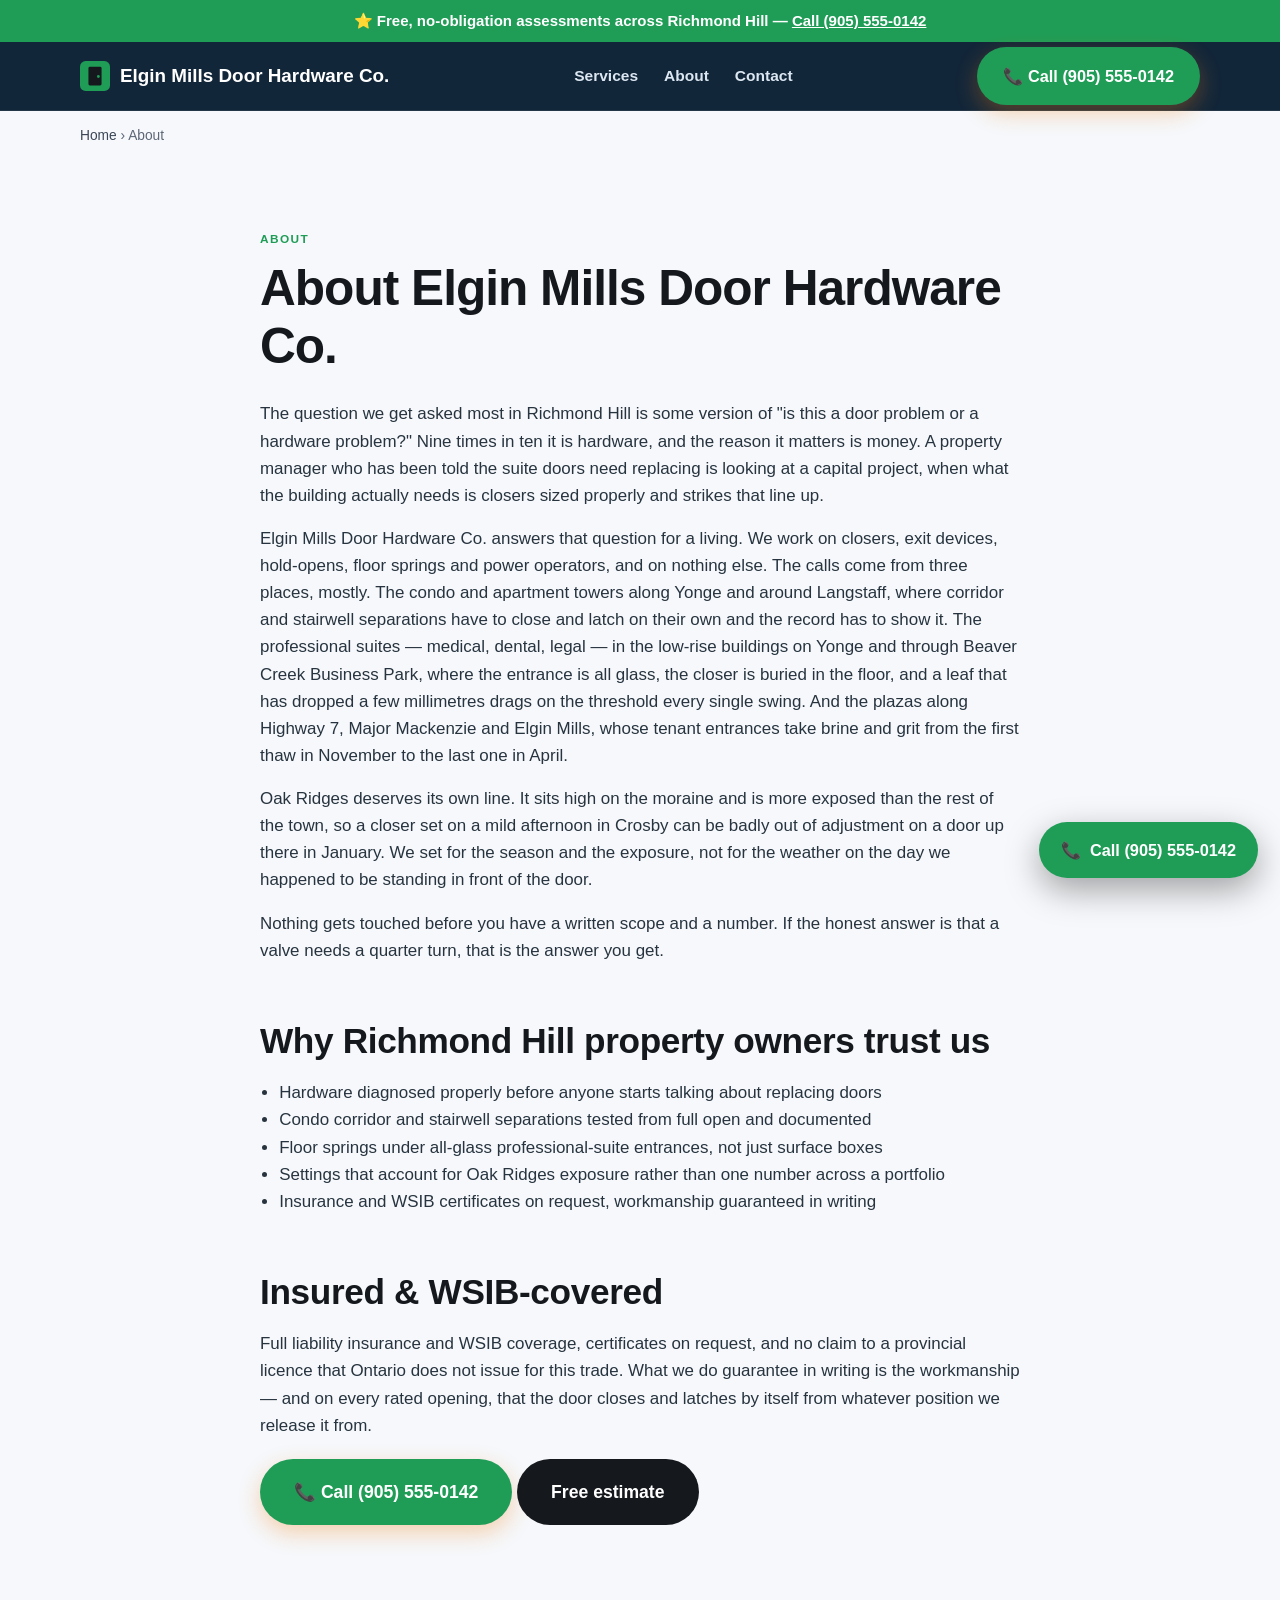
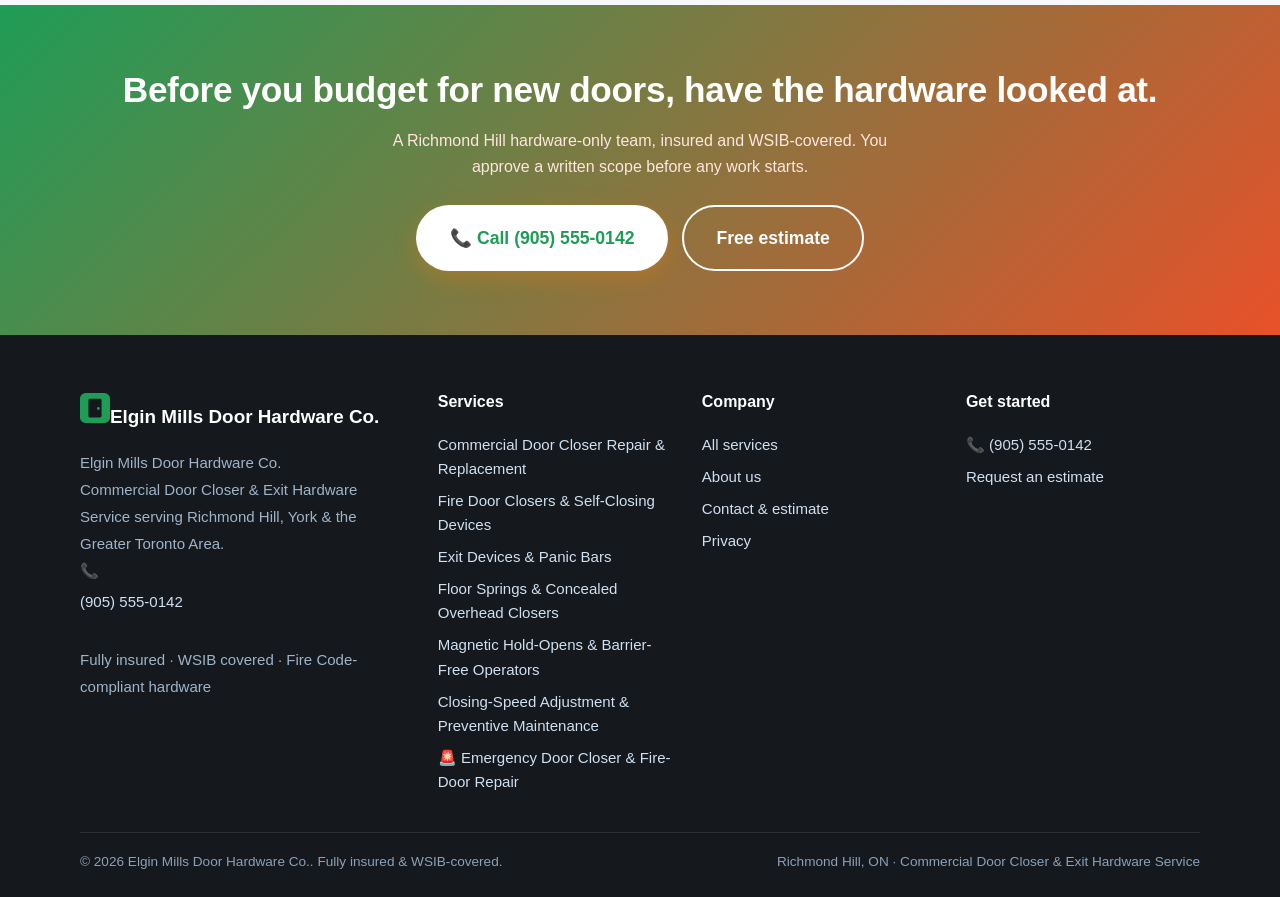
<file: about/index.html>
<!DOCTYPE html><html lang="en-CA"><head>
<meta charset="utf-8"><meta name="viewport" content="width=device-width, initial-scale=1, viewport-fit=cover">
<title>About Elgin Mills Door Hardware Co. | Richmond Hill</title><meta name="description" content="About Elgin Mills Door Hardware Co. — insured, WSIB-covered commercial door closer &amp; exit hardware service in Richmond Hill, ON.">
<link rel="canonical" href="https://www.richmondhilldoorcloser.com/about/"><link rel="alternate" hreflang="en-CA" href="https://www.richmondhilldoorcloser.com/about/"><link rel="alternate" hreflang="x-default" href="https://www.richmondhilldoorcloser.com/about/">
<meta name="robots" content="index,follow,max-image-preview:large"><meta name="theme-color" content="#15181c">
<meta name="geo.region" content="CA-ON"><meta name="geo.placename" content="Richmond Hill"><meta name="geo.position" content="43.8828;-79.4403"><meta name="ICBM" content="43.8828, -79.4403">
<meta property="og:type" content="website"><meta property="og:site_name" content="Elgin Mills Door Hardware Co."><meta property="og:title" content="About Elgin Mills Door Hardware Co. | Richmond Hill"><meta property="og:description" content="About Elgin Mills Door Hardware Co. — insured, WSIB-covered commercial door closer &amp; exit hardware service in Richmond Hill, ON."><meta property="og:url" content="https://www.richmondhilldoorcloser.com/about/">
<meta property="og:image" content="https://www.richmondhilldoorcloser.com/assets/og.png"><meta property="og:image:type" content="image/png"><meta property="og:image:width" content="1200"><meta property="og:image:height" content="630"><meta property="og:image:alt" content="Elgin Mills Door Hardware Co. — Commercial Door Closer &amp; Exit Hardware Service in Richmond Hill, ON"><meta property="og:locale" content="en_CA">
<meta name="twitter:card" content="summary_large_image"><meta name="twitter:title" content="About Elgin Mills Door Hardware Co. | Richmond Hill"><meta name="twitter:description" content="About Elgin Mills Door Hardware Co. — insured, WSIB-covered commercial door closer &amp; exit hardware service in Richmond Hill, ON."><meta name="twitter:image" content="https://www.richmondhilldoorcloser.com/assets/og.png">
<link rel="icon" href="/assets/favicon.svg" type="image/svg+xml"><link rel="icon" href="/favicon.ico" sizes="32x32"><link rel="apple-touch-icon" href="/assets/apple-touch-icon.png">
<link rel="preload" href="/css/styles.css" as="style"><link rel="stylesheet" href="/css/styles.css">
<script type="application/ld+json">{"@context":"https://schema.org","@graph":[{"@type":"WebSite","@id":"https://www.richmondhilldoorcloser.com/#website","url":"https://www.richmondhilldoorcloser.com/","name":"Elgin Mills Door Hardware Co.","publisher":{"@id":"https://www.richmondhilldoorcloser.com/#org"},"inLanguage":"en-CA"},{"@type":"AboutPage","@id":"https://www.richmondhilldoorcloser.com/about/#page","url":"https://www.richmondhilldoorcloser.com/about/","name":"About Elgin Mills Door Hardware Co.","isPartOf":{"@id":"https://www.richmondhilldoorcloser.com/#website"},"about":{"@id":"https://www.richmondhilldoorcloser.com/#org"}},{"@type":"Organization","@id":"https://www.richmondhilldoorcloser.com/#org","name":"Elgin Mills Door Hardware Co.","url":"https://www.richmondhilldoorcloser.com/","logo":"https://www.richmondhilldoorcloser.com/assets/og.png","areaServed":{"@type":"City","name":"Richmond Hill"},"sameAs":["https://www.richmondhilldoorcloser.com/"]},{"@type":["HomeAndConstructionBusiness","LocalBusiness"],"@id":"https://www.richmondhilldoorcloser.com/#business","name":"Elgin Mills Door Hardware Co.","image":"https://www.richmondhilldoorcloser.com/assets/og.png","url":"https://www.richmondhilldoorcloser.com/","telephone":"+19055550142","paymentAccepted":"Cash, Cheque, Credit Card, Interac e-Transfer","parentOrganization":{"@id":"https://www.richmondhilldoorcloser.com/#org"},"brand":{"@id":"https://www.richmondhilldoorcloser.com/#org"},"description":"Commercial Door Closer & Exit Hardware Service in Richmond Hill, ON — Fully insured, WSIB covered, Fire Code-compliant hardware. Priority same-day/next-day urgent response.","address":{"@type":"PostalAddress","addressLocality":"Richmond Hill","addressRegion":"ON","addressCountry":"CA"},"geo":{"@type":"GeoCoordinates","latitude":43.8828,"longitude":-79.4403},"areaServed":[{"@type":"City","name":"Richmond Hill"},{"@type":"GeoShape","circle":"43.8828 -79.4403 20000"}],"sameAs":["https://www.richmondhilldoorcloser.com/"],"hasMap":"https://www.google.com/maps?q=Richmond%20Hill%2C%20ON%2C%20Canada","openingHoursSpecification":[{"@type":"OpeningHoursSpecification","dayOfWeek":["Monday","Tuesday","Wednesday","Thursday","Friday"],"opens":"07:00","closes":"18:00"},{"@type":"OpeningHoursSpecification","dayOfWeek":["Saturday"],"opens":"08:00","closes":"15:00"}],"knowsAbout":["commercial door closer & exit hardware service","door closer repair and replacement","fire door self-closing devices","exit and panic hardware","Ontario Fire Code door maintenance","cold-weather closer adjustment","commercial door closer repair & replacement","fire door closers & self-closing devices","exit devices & panic bars","floor springs & concealed overhead closers","magnetic hold-opens & barrier-free operators","closing-speed adjustment & preventive maintenance","Richmond Hill, ON service area"],"hasOfferCatalog":{"@type":"OfferCatalog","name":"Commercial Door Closer & Exit Hardware Service in Richmond Hill, ON","itemListElement":[{"@type":"Offer","itemOffered":{"@type":"Service","name":"Commercial Door Closer Repair & Replacement (Richmond Hill)","areaServed":{"@type":"City","name":"Richmond Hill"}}},{"@type":"Offer","itemOffered":{"@type":"Service","name":"Fire Door Closers & Self-Closing Devices (Richmond Hill)","areaServed":{"@type":"City","name":"Richmond Hill"}}},{"@type":"Offer","itemOffered":{"@type":"Service","name":"Exit Devices & Panic Bars (Richmond Hill)","areaServed":{"@type":"City","name":"Richmond Hill"}}},{"@type":"Offer","itemOffered":{"@type":"Service","name":"Floor Springs & Concealed Overhead Closers (Richmond Hill)","areaServed":{"@type":"City","name":"Richmond Hill"}}},{"@type":"Offer","itemOffered":{"@type":"Service","name":"Magnetic Hold-Opens & Barrier-Free Operators (Richmond Hill)","areaServed":{"@type":"City","name":"Richmond Hill"}}},{"@type":"Offer","itemOffered":{"@type":"Service","name":"Closing-Speed Adjustment & Preventive Maintenance (Richmond Hill)","areaServed":{"@type":"City","name":"Richmond Hill"}}}]}},{"@type":"BreadcrumbList","itemListElement":[{"@type":"ListItem","position":1,"name":"Home","item":"https://www.richmondhilldoorcloser.com/"},{"@type":"ListItem","position":2,"name":"About","item":"https://www.richmondhilldoorcloser.com/about/"}]}]}</script>
</head><body><a class="skip" href="#main" style="position:absolute;left:-999px">Skip to content</a>
<div class="callstrip">⭐ Free, no-obligation assessments across Richmond Hill — <a href="tel:+19055550142">Call (905) 555-0142</a></div>
<header class="site"><div class="wrap nav"><a class="brand" href="/" aria-label="Elgin Mills Door Hardware Co. home"><svg width="30" height="30" viewBox="0 0 32 32" fill="none" aria-hidden="true"><rect width="32" height="32" rx="6" fill="#1f9d57"/><rect x="9" y="6" width="14" height="20" rx="1.5" fill="#15181c"/><circle cx="19.6" cy="16.5" r="1.5" fill="#1f9d57"/></svg>Elgin Mills Door Hardware Co.</a>
<nav class="nav-links" id="nav" aria-label="Main"><a href="/services/">Services</a><a href="/about/">About</a><a href="/contact/">Contact</a></nav>
<div class="nav-cta"><a class="btn btn-call" href="tel:+19055550142">📞 Call (905) 555-0142</a><button class="menu-btn" aria-label="Open menu" aria-expanded="false" aria-controls="nav"><span aria-hidden="true">☰</span></button></div>
</div></header><main id="main"><div class="wrap"><nav class="crumbs" aria-label="Breadcrumb"><a href="/">Home</a> › <span aria-current="page">About</span></nav></div><article class="section"><div class="article"><span class="eyebrow">About</span><h1>About Elgin Mills Door Hardware Co.</h1><p>The question we get asked most in Richmond Hill is some version of "is this a door problem or a hardware problem?" Nine times in ten it is hardware, and the reason it matters is money. A property manager who has been told the suite doors need replacing is looking at a capital project, when what the building actually needs is closers sized properly and strikes that line up.</p><p>Elgin Mills Door Hardware Co. answers that question for a living. We work on closers, exit devices, hold-opens, floor springs and power operators, and on nothing else. The calls come from three places, mostly. The condo and apartment towers along Yonge and around Langstaff, where corridor and stairwell separations have to close and latch on their own and the record has to show it. The professional suites — medical, dental, legal — in the low-rise buildings on Yonge and through Beaver Creek Business Park, where the entrance is all glass, the closer is buried in the floor, and a leaf that has dropped a few millimetres drags on the threshold every single swing. And the plazas along Highway 7, Major Mackenzie and Elgin Mills, whose tenant entrances take brine and grit from the first thaw in November to the last one in April.</p><p>Oak Ridges deserves its own line. It sits high on the moraine and is more exposed than the rest of the town, so a closer set on a mild afternoon in Crosby can be badly out of adjustment on a door up there in January. We set for the season and the exposure, not for the weather on the day we happened to be standing in front of the door.</p><p>Nothing gets touched before you have a written scope and a number. If the honest answer is that a valve needs a quarter turn, that is the answer you get.</p><h2>Why Richmond Hill property owners trust us</h2><ul><li>Hardware diagnosed properly before anyone starts talking about replacing doors</li><li>Condo corridor and stairwell separations tested from full open and documented</li><li>Floor springs under all-glass professional-suite entrances, not just surface boxes</li><li>Settings that account for Oak Ridges exposure rather than one number across a portfolio</li><li>Insurance and WSIB certificates on request, workmanship guaranteed in writing</li></ul><h2>Insured &amp; WSIB-covered</h2><p>Full liability insurance and WSIB coverage, certificates on request, and no claim to a provincial licence that Ontario does not issue for this trade. What we do guarantee in writing is the workmanship — and on every rated opening, that the door closes and latches by itself from whatever position we release it from.</p><p style="margin-top:20px"><a class="btn btn-call btn-lg" href="tel:+19055550142">📞 Call (905) 555-0142</a> <a class="btn btn-dark btn-lg" href="/contact/" data-book>Free estimate</a></p></div></article><section class="section cta-band"><div class="wrap"><h2>Before you budget for new doors, have the hardware looked at.</h2><p>A Richmond Hill hardware-only team, insured and WSIB-covered. You approve a written scope before any work starts.</p><div class="hero-cta" style="justify-content:center"><a class="btn btn-call btn-lg" href="tel:+19055550142">📞 Call (905) 555-0142</a><a class="btn btn-ghost btn-lg" href="/contact/" data-book>Free estimate</a></div></div></section></main><footer class="site"><div class="wrap"><div class="cols">
<div><a class="brand" href="/" aria-label="Elgin Mills Door Hardware Co. home"><svg width="30" height="30" viewBox="0 0 32 32" fill="none" aria-hidden="true"><rect width="32" height="32" rx="6" fill="#1f9d57"/><rect x="9" y="6" width="14" height="20" rx="1.5" fill="#15181c"/><circle cx="19.6" cy="16.5" r="1.5" fill="#1f9d57"/></svg>Elgin Mills Door Hardware Co.</a><address class="nap" style="font-style:normal">Elgin Mills Door Hardware Co.<br>Commercial Door Closer &amp; Exit Hardware Service serving Richmond Hill, York &amp; the Greater Toronto Area.<br>📞 <a href="tel:+19055550142">(905) 555-0142</a><br>Fully insured · WSIB covered · Fire Code-compliant hardware</address></div>
<div><h4>Services</h4><a href="/services/door-closer-repair-replacement/">Commercial Door Closer Repair &amp; Replacement</a><a href="/services/fire-door-closers-fire-code/">Fire Door Closers &amp; Self-Closing Devices</a><a href="/services/exit-devices-panic-bars/">Exit Devices &amp; Panic Bars</a><a href="/services/concealed-floor-spring-closers/">Floor Springs &amp; Concealed Overhead Closers</a><a href="/services/hold-opens-automatic-operators/">Magnetic Hold-Opens &amp; Barrier-Free Operators</a><a href="/services/cold-weather-closer-adjustment/">Closing-Speed Adjustment &amp; Preventive Maintenance</a><a href="/services/emergency-door-closer-repair/">🚨 Emergency Door Closer &amp; Fire-Door Repair</a></div>
<div><h4>Company</h4><a href="/services/">All services</a><a href="/about/">About us</a><a href="/contact/">Contact &amp; estimate</a><a href="/privacy/">Privacy</a></div>
<div><h4>Get started</h4><a href="tel:+19055550142">📞 (905) 555-0142</a><a href="/contact/" data-book>Request an estimate</a></div>
</div><div class="legal"><span>© 2026 Elgin Mills Door Hardware Co.. Fully insured &amp; WSIB-covered.</span><span>Richmond Hill, ON · Commercial Door Closer &amp; Exit Hardware Service</span></div></div></footer><a class="fab-call" href="tel:+19055550142" aria-label="Call Elgin Mills Door Hardware Co."><span aria-hidden="true">📞</span> Call (905) 555-0142</a>
<div class="callbar"><a class="btn btn-call" href="tel:+19055550142">📞 Call now</a><a class="btn btn-dark" href="/contact/" data-book>Free estimate</a></div>
<script src="/js/main.js" defer></script></body></html>
</file>
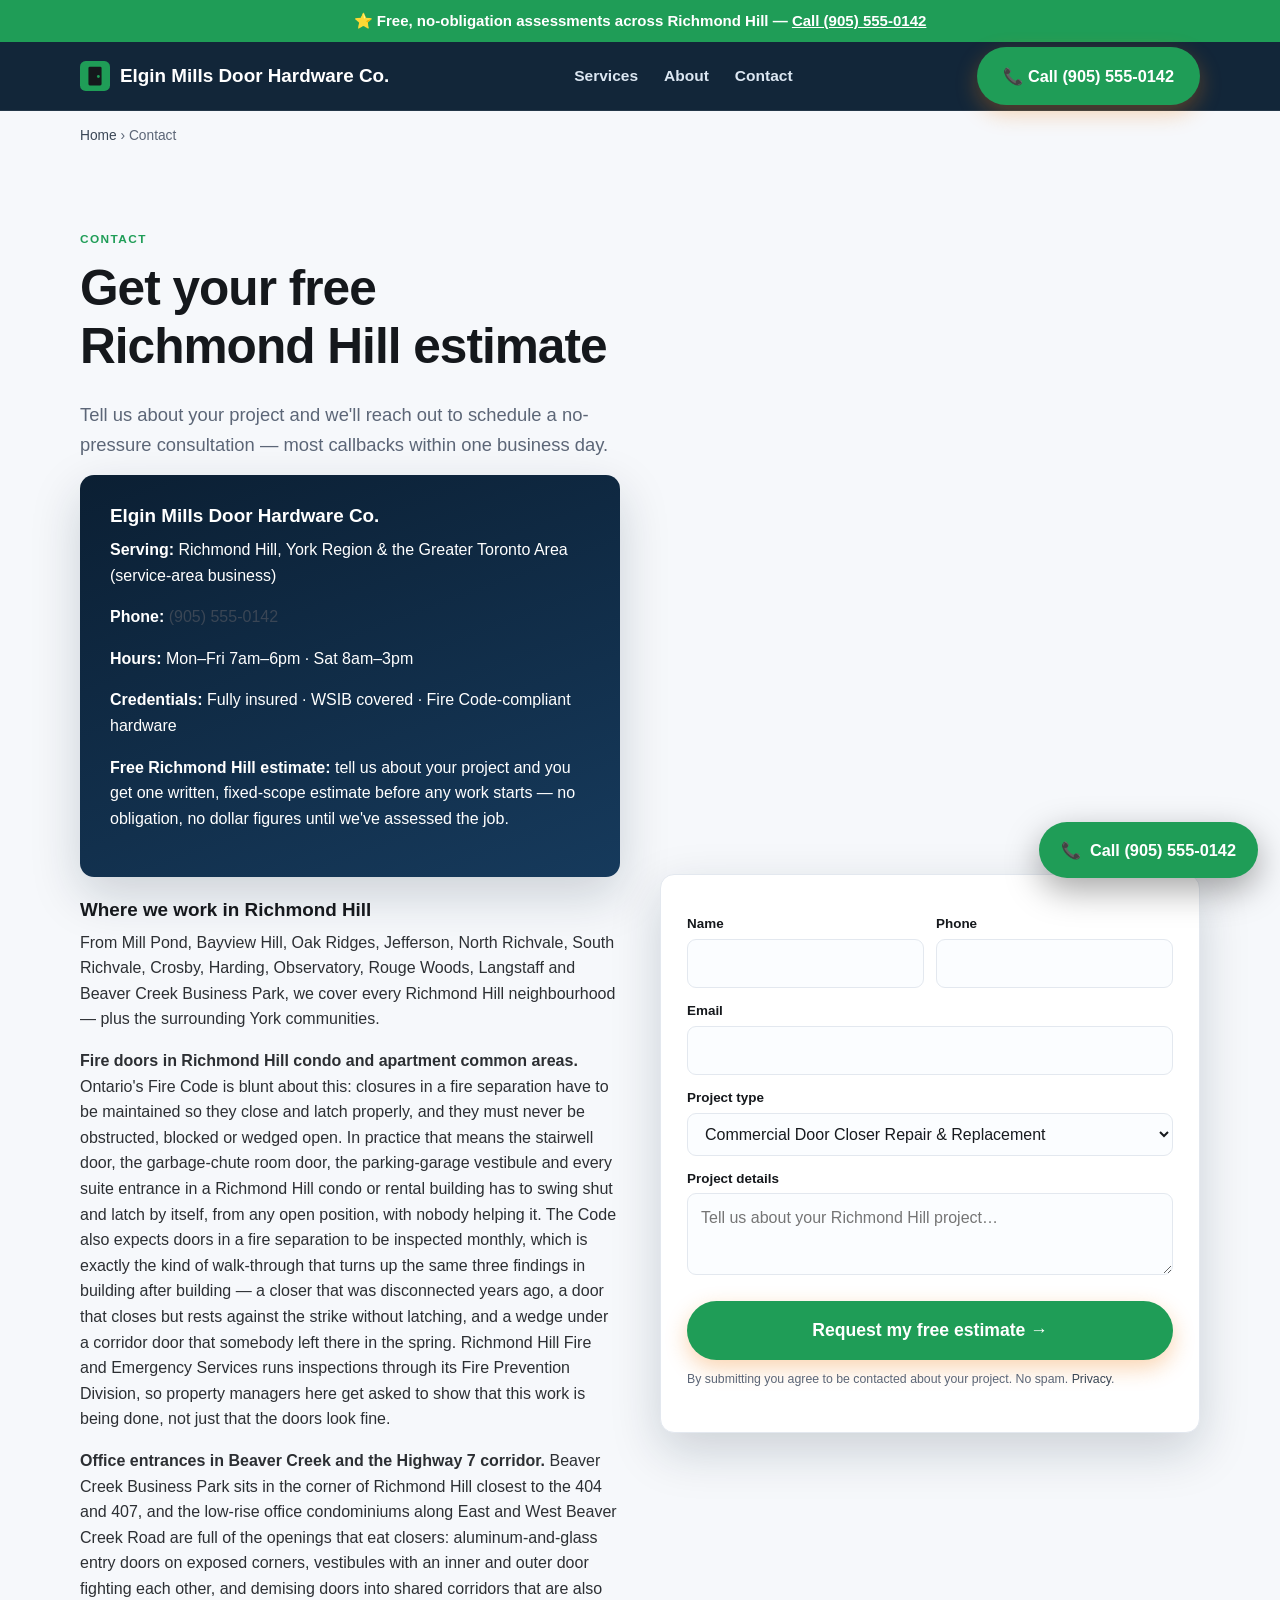
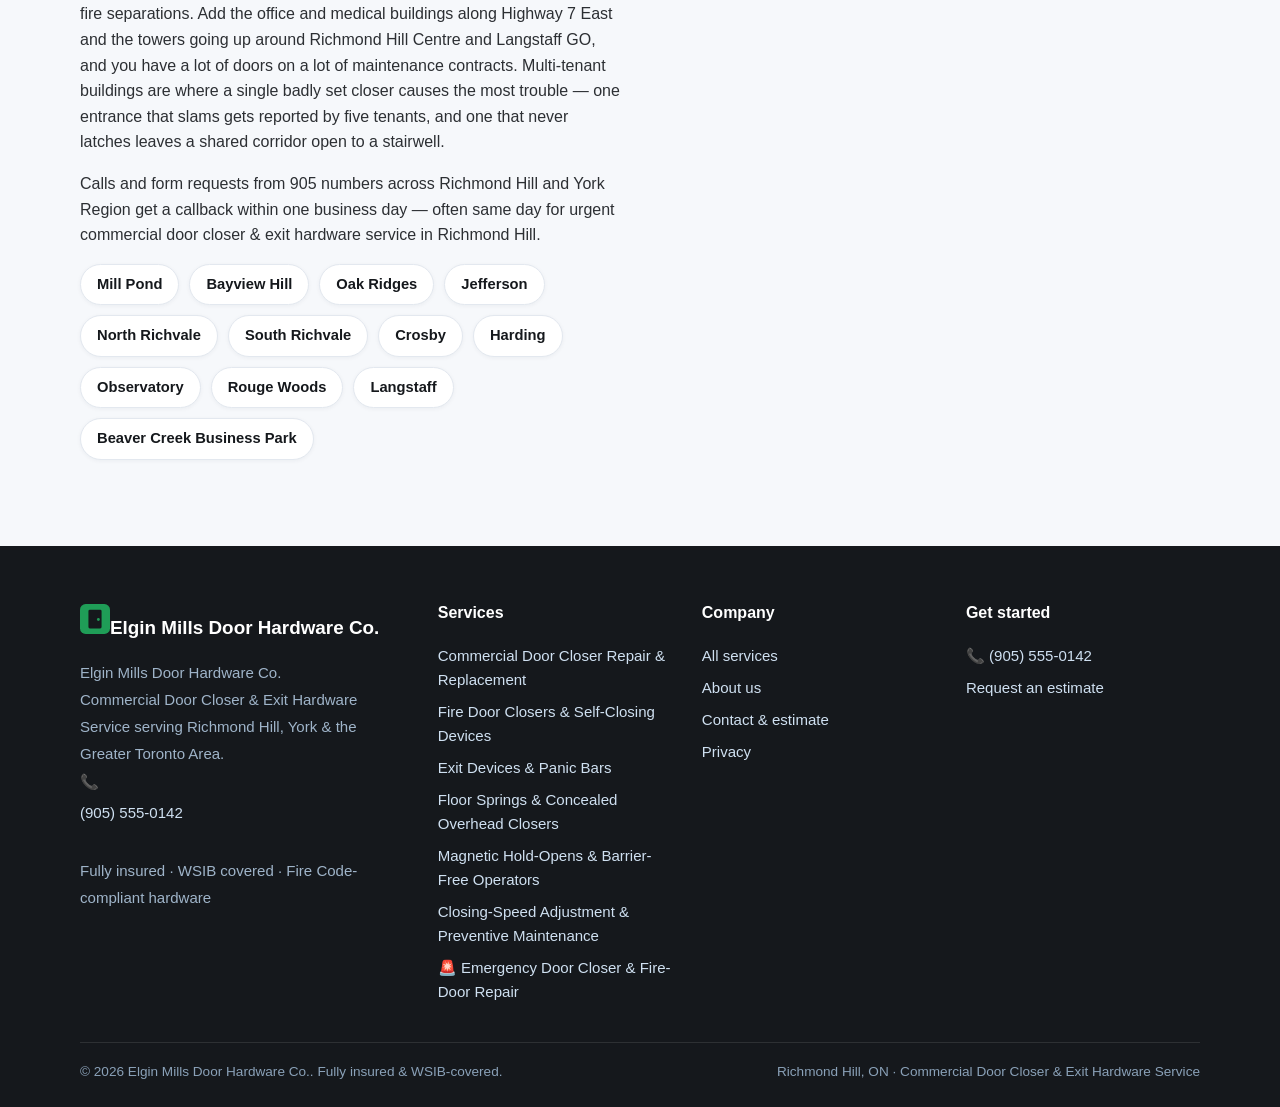
<file: contact/index.html>
<!DOCTYPE html><html lang="en-CA"><head>
<meta charset="utf-8"><meta name="viewport" content="width=device-width, initial-scale=1, viewport-fit=cover">
<title>Contact Elgin Mills Door Hardware Co. | Richmond Hill Free</title><meta name="description" content="Contact Elgin Mills Door Hardware Co. in Richmond Hill, ON for a free commercial door closer &amp; exit hardware service quote.">
<link rel="canonical" href="https://www.richmondhilldoorcloser.com/contact/"><link rel="alternate" hreflang="en-CA" href="https://www.richmondhilldoorcloser.com/contact/"><link rel="alternate" hreflang="x-default" href="https://www.richmondhilldoorcloser.com/contact/">
<meta name="robots" content="index,follow,max-image-preview:large"><meta name="theme-color" content="#15181c">
<meta name="geo.region" content="CA-ON"><meta name="geo.placename" content="Richmond Hill"><meta name="geo.position" content="43.8828;-79.4403"><meta name="ICBM" content="43.8828, -79.4403">
<meta property="og:type" content="website"><meta property="og:site_name" content="Elgin Mills Door Hardware Co."><meta property="og:title" content="Contact Elgin Mills Door Hardware Co. | Richmond Hill Free"><meta property="og:description" content="Contact Elgin Mills Door Hardware Co. in Richmond Hill, ON for a free commercial door closer &amp; exit hardware service quote."><meta property="og:url" content="https://www.richmondhilldoorcloser.com/contact/">
<meta property="og:image" content="https://www.richmondhilldoorcloser.com/assets/og.png"><meta property="og:image:type" content="image/png"><meta property="og:image:width" content="1200"><meta property="og:image:height" content="630"><meta property="og:image:alt" content="Elgin Mills Door Hardware Co. — Commercial Door Closer &amp; Exit Hardware Service in Richmond Hill, ON"><meta property="og:locale" content="en_CA">
<meta name="twitter:card" content="summary_large_image"><meta name="twitter:title" content="Contact Elgin Mills Door Hardware Co. | Richmond Hill Free"><meta name="twitter:description" content="Contact Elgin Mills Door Hardware Co. in Richmond Hill, ON for a free commercial door closer &amp; exit hardware service quote."><meta name="twitter:image" content="https://www.richmondhilldoorcloser.com/assets/og.png">
<link rel="icon" href="/assets/favicon.svg" type="image/svg+xml"><link rel="icon" href="/favicon.ico" sizes="32x32"><link rel="apple-touch-icon" href="/assets/apple-touch-icon.png">
<link rel="preload" href="/css/styles.css" as="style"><link rel="stylesheet" href="/css/styles.css">
<script type="application/ld+json">{"@context":"https://schema.org","@graph":[{"@type":"Organization","@id":"https://www.richmondhilldoorcloser.com/#org","name":"Elgin Mills Door Hardware Co.","url":"https://www.richmondhilldoorcloser.com/","logo":"https://www.richmondhilldoorcloser.com/assets/og.png","areaServed":{"@type":"City","name":"Richmond Hill"},"sameAs":["https://www.richmondhilldoorcloser.com/"]},{"@type":"WebSite","@id":"https://www.richmondhilldoorcloser.com/#website","url":"https://www.richmondhilldoorcloser.com/","name":"Elgin Mills Door Hardware Co.","publisher":{"@id":"https://www.richmondhilldoorcloser.com/#org"},"inLanguage":"en-CA"},{"@type":"ContactPage","@id":"https://www.richmondhilldoorcloser.com/contact/#page","url":"https://www.richmondhilldoorcloser.com/contact/","name":"Contact Elgin Mills Door Hardware Co.","isPartOf":{"@id":"https://www.richmondhilldoorcloser.com/#website"},"about":{"@id":"https://www.richmondhilldoorcloser.com/#business"}},{"@type":["HomeAndConstructionBusiness","LocalBusiness"],"@id":"https://www.richmondhilldoorcloser.com/#business","name":"Elgin Mills Door Hardware Co.","image":"https://www.richmondhilldoorcloser.com/assets/og.png","url":"https://www.richmondhilldoorcloser.com/","telephone":"+19055550142","paymentAccepted":"Cash, Cheque, Credit Card, Interac e-Transfer","parentOrganization":{"@id":"https://www.richmondhilldoorcloser.com/#org"},"brand":{"@id":"https://www.richmondhilldoorcloser.com/#org"},"description":"Commercial Door Closer & Exit Hardware Service in Richmond Hill, ON — Fully insured, WSIB covered, Fire Code-compliant hardware. Priority same-day/next-day urgent response.","address":{"@type":"PostalAddress","addressLocality":"Richmond Hill","addressRegion":"ON","addressCountry":"CA"},"geo":{"@type":"GeoCoordinates","latitude":43.8828,"longitude":-79.4403},"areaServed":[{"@type":"City","name":"Richmond Hill"},{"@type":"GeoShape","circle":"43.8828 -79.4403 20000"}],"sameAs":["https://www.richmondhilldoorcloser.com/"],"hasMap":"https://www.google.com/maps?q=Richmond%20Hill%2C%20ON%2C%20Canada","openingHoursSpecification":[{"@type":"OpeningHoursSpecification","dayOfWeek":["Monday","Tuesday","Wednesday","Thursday","Friday"],"opens":"07:00","closes":"18:00"},{"@type":"OpeningHoursSpecification","dayOfWeek":["Saturday"],"opens":"08:00","closes":"15:00"}],"knowsAbout":["commercial door closer & exit hardware service","door closer repair and replacement","fire door self-closing devices","exit and panic hardware","Ontario Fire Code door maintenance","cold-weather closer adjustment","commercial door closer repair & replacement","fire door closers & self-closing devices","exit devices & panic bars","floor springs & concealed overhead closers","magnetic hold-opens & barrier-free operators","closing-speed adjustment & preventive maintenance","Richmond Hill, ON service area"],"hasOfferCatalog":{"@type":"OfferCatalog","name":"Commercial Door Closer & Exit Hardware Service in Richmond Hill, ON","itemListElement":[{"@type":"Offer","itemOffered":{"@type":"Service","name":"Commercial Door Closer Repair & Replacement (Richmond Hill)","areaServed":{"@type":"City","name":"Richmond Hill"}}},{"@type":"Offer","itemOffered":{"@type":"Service","name":"Fire Door Closers & Self-Closing Devices (Richmond Hill)","areaServed":{"@type":"City","name":"Richmond Hill"}}},{"@type":"Offer","itemOffered":{"@type":"Service","name":"Exit Devices & Panic Bars (Richmond Hill)","areaServed":{"@type":"City","name":"Richmond Hill"}}},{"@type":"Offer","itemOffered":{"@type":"Service","name":"Floor Springs & Concealed Overhead Closers (Richmond Hill)","areaServed":{"@type":"City","name":"Richmond Hill"}}},{"@type":"Offer","itemOffered":{"@type":"Service","name":"Magnetic Hold-Opens & Barrier-Free Operators (Richmond Hill)","areaServed":{"@type":"City","name":"Richmond Hill"}}},{"@type":"Offer","itemOffered":{"@type":"Service","name":"Closing-Speed Adjustment & Preventive Maintenance (Richmond Hill)","areaServed":{"@type":"City","name":"Richmond Hill"}}}]}},{"@type":"BreadcrumbList","itemListElement":[{"@type":"ListItem","position":1,"name":"Home","item":"https://www.richmondhilldoorcloser.com/"},{"@type":"ListItem","position":2,"name":"Contact","item":"https://www.richmondhilldoorcloser.com/contact/"}]}]}</script>
</head><body><a class="skip" href="#main" style="position:absolute;left:-999px">Skip to content</a>
<div class="callstrip">⭐ Free, no-obligation assessments across Richmond Hill — <a href="tel:+19055550142">Call (905) 555-0142</a></div>
<header class="site"><div class="wrap nav"><a class="brand" href="/" aria-label="Elgin Mills Door Hardware Co. home"><svg width="30" height="30" viewBox="0 0 32 32" fill="none" aria-hidden="true"><rect width="32" height="32" rx="6" fill="#1f9d57"/><rect x="9" y="6" width="14" height="20" rx="1.5" fill="#15181c"/><circle cx="19.6" cy="16.5" r="1.5" fill="#1f9d57"/></svg>Elgin Mills Door Hardware Co.</a>
<nav class="nav-links" id="nav" aria-label="Main"><a href="/services/">Services</a><a href="/about/">About</a><a href="/contact/">Contact</a></nav>
<div class="nav-cta"><a class="btn btn-call" href="tel:+19055550142">📞 Call (905) 555-0142</a><button class="menu-btn" aria-label="Open menu" aria-expanded="false" aria-controls="nav"><span aria-hidden="true">☰</span></button></div>
</div></header><main id="main"><div class="wrap"><nav class="crumbs" aria-label="Breadcrumb"><a href="/">Home</a> › <span aria-current="page">Contact</span></nav></div><section class="section"><div class="wrap quote-wrap"><div>
<span class="eyebrow">Contact</span><h1>Get your free Richmond Hill estimate</h1>
<p class="lead">Tell us about your project and we'll reach out to schedule a no-pressure consultation — most callbacks within one business day.</p>
<div class="panel" style="margin-top:10px"><h3>Elgin Mills Door Hardware Co.</h3>
<p><strong>Serving:</strong> Richmond Hill, York Region &amp; the Greater Toronto Area (service-area business)</p>
<p><strong>Phone:</strong> <a href="tel:+19055550142">(905) 555-0142</a></p>
<p><strong>Hours:</strong> Mon–Fri 7am–6pm · Sat 8am–3pm</p>
<p><strong>Credentials:</strong> Fully insured · WSIB covered · Fire Code-compliant hardware</p><p><strong>Free Richmond Hill estimate:</strong> tell us about your project and you get one written, fixed-scope estimate before any work starts — no obligation, no dollar figures until we've assessed the job.</p></div>
<div class="contact-areas"><h3>Where we work in Richmond Hill</h3>
<p class="area-note">From Mill Pond, Bayview Hill, Oak Ridges, Jefferson, North Richvale, South Richvale, Crosby, Harding, Observatory, Rouge Woods, Langstaff and Beaver Creek Business Park, we cover every Richmond Hill neighbourhood — plus the surrounding York communities.</p>
<p class="area-note"><strong>Fire doors in Richmond Hill condo and apartment common areas.</strong> Ontario&#39;s Fire Code is blunt about this: closures in a fire separation have to be maintained so they close and latch properly, and they must never be obstructed, blocked or wedged open. In practice that means the stairwell door, the garbage-chute room door, the parking-garage vestibule and every suite entrance in a Richmond Hill condo or rental building has to swing shut and latch by itself, from any open position, with nobody helping it. The Code also expects doors in a fire separation to be inspected monthly, which is exactly the kind of walk-through that turns up the same three findings in building after building — a closer that was disconnected years ago, a door that closes but rests against the strike without latching, and a wedge under a corridor door that somebody left there in the spring. Richmond Hill Fire and Emergency Services runs inspections through its Fire Prevention Division, so property managers here get asked to show that this work is being done, not just that the doors look fine.</p><p class="area-note"><strong>Office entrances in Beaver Creek and the Highway 7 corridor.</strong> Beaver Creek Business Park sits in the corner of Richmond Hill closest to the 404 and 407, and the low-rise office condominiums along East and West Beaver Creek Road are full of the openings that eat closers: aluminum-and-glass entry doors on exposed corners, vestibules with an inner and outer door fighting each other, and demising doors into shared corridors that are also fire separations. Add the office and medical buildings along Highway 7 East and the towers going up around Richmond Hill Centre and Langstaff GO, and you have a lot of doors on a lot of maintenance contracts. Multi-tenant buildings are where a single badly set closer causes the most trouble — one entrance that slams gets reported by five tenants, and one that never latches leaves a shared corridor open to a stairwell.</p>
<p class="area-note">Calls and form requests from 905 numbers across Richmond Hill and York Region get a callback within one business day — often same day for urgent commercial door closer &amp; exit hardware service in Richmond Hill.</p>
<div class="chips"><span class="chip">Mill Pond</span><span class="chip">Bayview Hill</span><span class="chip">Oak Ridges</span><span class="chip">Jefferson</span><span class="chip">North Richvale</span><span class="chip">South Richvale</span><span class="chip">Crosby</span><span class="chip">Harding</span><span class="chip">Observatory</span><span class="chip">Rouge Woods</span><span class="chip">Langstaff</span><span class="chip">Beaver Creek Business Park</span></div></div></div>
<form class="quote-form" action="https://api.web3forms.com/submit" method="POST">
<input type="hidden" name="access_key" value="YOUR-WEB3FORMS-ACCESS-KEY">
<input type="hidden" name="redirect" value="https://www.richmondhilldoorcloser.com/thank-you/">
<input type="hidden" name="subject" value="New Richmond Hill commercial door closer &amp; exit hardware service lead — Elgin Mills Door Hardware Co.">
<input type="hidden" name="city" value="Richmond Hill">
<input type="checkbox" name="botcheck" style="display:none" tabindex="-1" autocomplete="off">
<div class="row"><div><label for="q-name">Name</label><input id="q-name" name="name" required autocomplete="name" autocapitalize="words"></div><div><label for="q-phone">Phone</label><input id="q-phone" name="phone" type="tel" required autocomplete="tel" inputmode="tel"></div></div>
<label for="q-email">Email</label><input id="q-email" name="email" type="email" autocomplete="email" inputmode="email" autocapitalize="off" spellcheck="false">
<label for="q-service">Project type</label><select id="q-service" name="service"><option>Commercial Door Closer Repair &amp; Replacement</option><option>Fire Door Closers &amp; Self-Closing Devices</option><option>Exit Devices &amp; Panic Bars</option><option>Floor Springs &amp; Concealed Overhead Closers</option><option>Magnetic Hold-Opens &amp; Barrier-Free Operators</option><option>Closing-Speed Adjustment &amp; Preventive Maintenance</option><option>Other / not sure</option></select>
<label for="q-msg">Project details</label><textarea id="q-msg" name="message" placeholder="Tell us about your Richmond Hill project…"></textarea>
<button class="btn btn-call btn-lg" type="submit">Request my free estimate →</button>
<p class="fineprint">By submitting you agree to be contacted about your project. No spam. <a href="/privacy/">Privacy</a>.</p></form></div></section></main><footer class="site"><div class="wrap"><div class="cols">
<div><a class="brand" href="/" aria-label="Elgin Mills Door Hardware Co. home"><svg width="30" height="30" viewBox="0 0 32 32" fill="none" aria-hidden="true"><rect width="32" height="32" rx="6" fill="#1f9d57"/><rect x="9" y="6" width="14" height="20" rx="1.5" fill="#15181c"/><circle cx="19.6" cy="16.5" r="1.5" fill="#1f9d57"/></svg>Elgin Mills Door Hardware Co.</a><address class="nap" style="font-style:normal">Elgin Mills Door Hardware Co.<br>Commercial Door Closer &amp; Exit Hardware Service serving Richmond Hill, York &amp; the Greater Toronto Area.<br>📞 <a href="tel:+19055550142">(905) 555-0142</a><br>Fully insured · WSIB covered · Fire Code-compliant hardware</address></div>
<div><h4>Services</h4><a href="/services/door-closer-repair-replacement/">Commercial Door Closer Repair &amp; Replacement</a><a href="/services/fire-door-closers-fire-code/">Fire Door Closers &amp; Self-Closing Devices</a><a href="/services/exit-devices-panic-bars/">Exit Devices &amp; Panic Bars</a><a href="/services/concealed-floor-spring-closers/">Floor Springs &amp; Concealed Overhead Closers</a><a href="/services/hold-opens-automatic-operators/">Magnetic Hold-Opens &amp; Barrier-Free Operators</a><a href="/services/cold-weather-closer-adjustment/">Closing-Speed Adjustment &amp; Preventive Maintenance</a><a href="/services/emergency-door-closer-repair/">🚨 Emergency Door Closer &amp; Fire-Door Repair</a></div>
<div><h4>Company</h4><a href="/services/">All services</a><a href="/about/">About us</a><a href="/contact/">Contact &amp; estimate</a><a href="/privacy/">Privacy</a></div>
<div><h4>Get started</h4><a href="tel:+19055550142">📞 (905) 555-0142</a><a href="/contact/" data-book>Request an estimate</a></div>
</div><div class="legal"><span>© 2026 Elgin Mills Door Hardware Co.. Fully insured &amp; WSIB-covered.</span><span>Richmond Hill, ON · Commercial Door Closer &amp; Exit Hardware Service</span></div></div></footer><a class="fab-call" href="tel:+19055550142" aria-label="Call Elgin Mills Door Hardware Co."><span aria-hidden="true">📞</span> Call (905) 555-0142</a>
<div class="callbar"><a class="btn btn-call" href="tel:+19055550142">📞 Call now</a><a class="btn btn-dark" href="/contact/" data-book>Free estimate</a></div>
<script src="/js/main.js" defer></script></body></html>
</file>
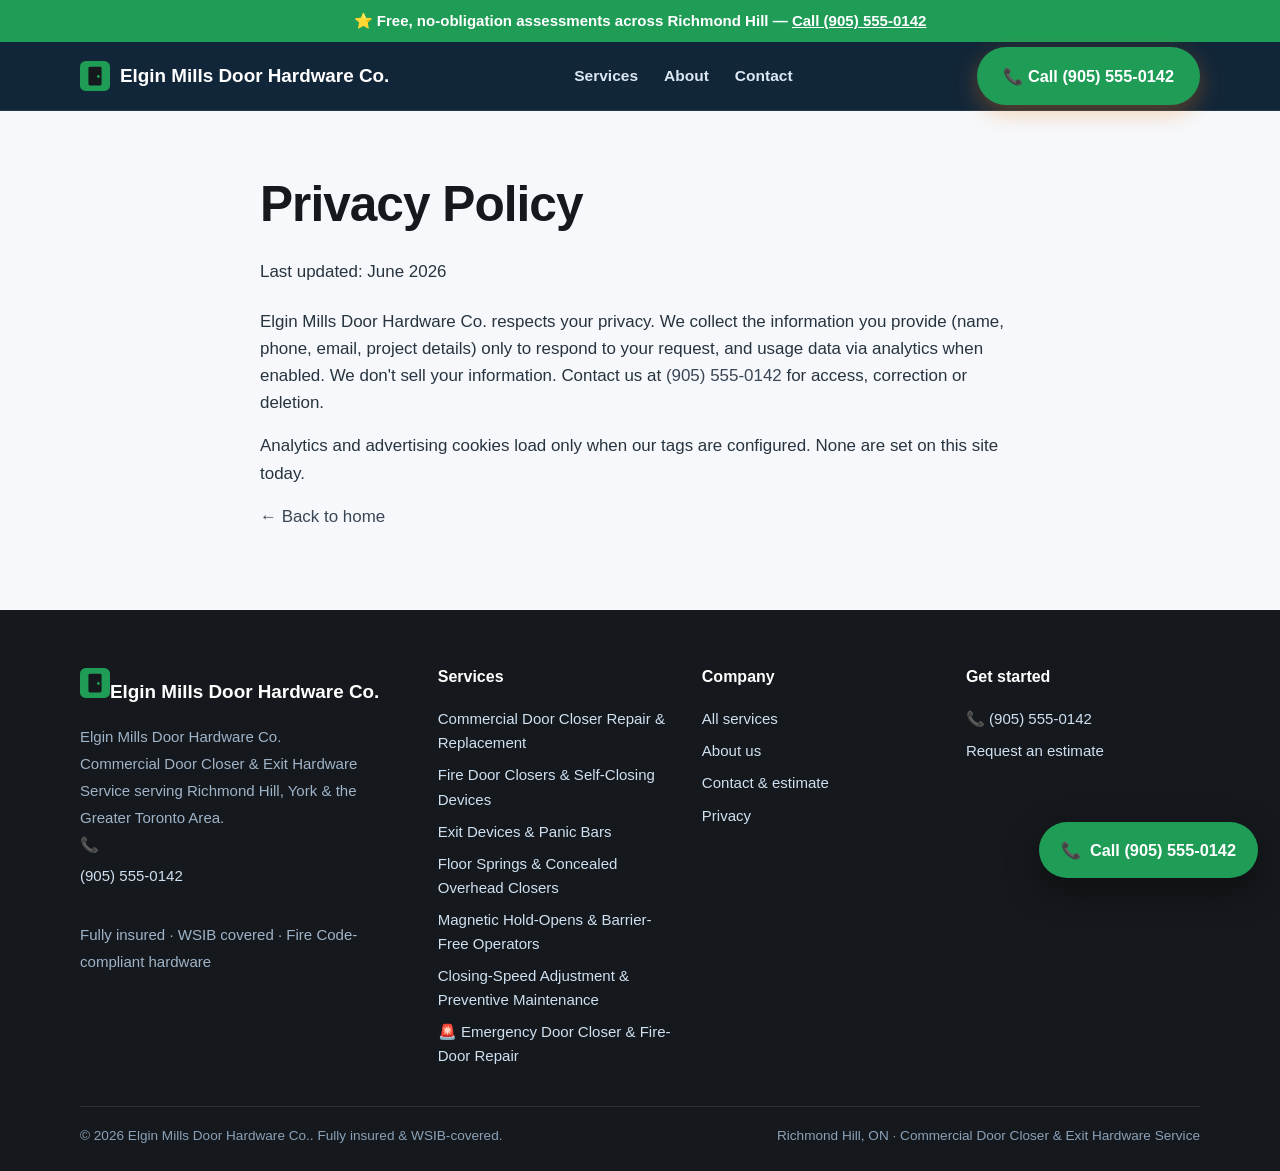
<file: privacy/index.html>
<!DOCTYPE html><html lang="en-CA"><head>
<meta charset="utf-8"><meta name="viewport" content="width=device-width, initial-scale=1, viewport-fit=cover">
<title>Privacy Policy | Elgin Mills Door Hardware Co.</title><meta name="description" content="Privacy policy for Elgin Mills Door Hardware Co.. Insured, WSIB-covered commercial door closer &amp; exit hardware service serving Richmond Hill, ON.">
<link rel="canonical" href="https://www.richmondhilldoorcloser.com/privacy/"><link rel="alternate" hreflang="en-CA" href="https://www.richmondhilldoorcloser.com/privacy/"><link rel="alternate" hreflang="x-default" href="https://www.richmondhilldoorcloser.com/privacy/">
<meta name="robots" content="noindex,follow"><meta name="theme-color" content="#15181c">
<meta name="geo.region" content="CA-ON"><meta name="geo.placename" content="Richmond Hill"><meta name="geo.position" content="43.8828;-79.4403"><meta name="ICBM" content="43.8828, -79.4403">
<meta property="og:type" content="website"><meta property="og:site_name" content="Elgin Mills Door Hardware Co."><meta property="og:title" content="Privacy Policy | Elgin Mills Door Hardware Co."><meta property="og:description" content="Privacy policy for Elgin Mills Door Hardware Co.. Insured, WSIB-covered commercial door closer &amp; exit hardware service serving Richmond Hill, ON."><meta property="og:url" content="https://www.richmondhilldoorcloser.com/privacy/">
<meta property="og:image" content="https://www.richmondhilldoorcloser.com/assets/og.png"><meta property="og:image:type" content="image/png"><meta property="og:image:width" content="1200"><meta property="og:image:height" content="630"><meta property="og:image:alt" content="Elgin Mills Door Hardware Co. — Commercial Door Closer &amp; Exit Hardware Service in Richmond Hill, ON"><meta property="og:locale" content="en_CA">
<meta name="twitter:card" content="summary_large_image"><meta name="twitter:title" content="Privacy Policy | Elgin Mills Door Hardware Co."><meta name="twitter:description" content="Privacy policy for Elgin Mills Door Hardware Co.. Insured, WSIB-covered commercial door closer &amp; exit hardware service serving Richmond Hill, ON."><meta name="twitter:image" content="https://www.richmondhilldoorcloser.com/assets/og.png">
<link rel="icon" href="/assets/favicon.svg" type="image/svg+xml"><link rel="icon" href="/favicon.ico" sizes="32x32"><link rel="apple-touch-icon" href="/assets/apple-touch-icon.png">
<link rel="preload" href="/css/styles.css" as="style"><link rel="stylesheet" href="/css/styles.css">

</head><body><a class="skip" href="#main" style="position:absolute;left:-999px">Skip to content</a>
<div class="callstrip">⭐ Free, no-obligation assessments across Richmond Hill — <a href="tel:+19055550142">Call (905) 555-0142</a></div>
<header class="site"><div class="wrap nav"><a class="brand" href="/" aria-label="Elgin Mills Door Hardware Co. home"><svg width="30" height="30" viewBox="0 0 32 32" fill="none" aria-hidden="true"><rect width="32" height="32" rx="6" fill="#1f9d57"/><rect x="9" y="6" width="14" height="20" rx="1.5" fill="#15181c"/><circle cx="19.6" cy="16.5" r="1.5" fill="#1f9d57"/></svg>Elgin Mills Door Hardware Co.</a>
<nav class="nav-links" id="nav" aria-label="Main"><a href="/services/">Services</a><a href="/about/">About</a><a href="/contact/">Contact</a></nav>
<div class="nav-cta"><a class="btn btn-call" href="tel:+19055550142">📞 Call (905) 555-0142</a><button class="menu-btn" aria-label="Open menu" aria-expanded="false" aria-controls="nav"><span aria-hidden="true">☰</span></button></div>
</div></header><main id="main"><article class="section"><div class="article"><h1>Privacy Policy</h1><p class="meta">Last updated: June 2026</p><p>Elgin Mills Door Hardware Co. respects your privacy. We collect the information you provide (name, phone, email, project details) only to respond to your request, and usage data via analytics when enabled. We don't sell your information. Contact us at <a href="tel:+19055550142">(905) 555-0142</a> for access, correction or deletion.</p><p>Analytics and advertising cookies load only when our tags are configured. None are set on this site today.</p><p><a href="/">← Back to home</a></p></div></article></main><footer class="site"><div class="wrap"><div class="cols">
<div><a class="brand" href="/" aria-label="Elgin Mills Door Hardware Co. home"><svg width="30" height="30" viewBox="0 0 32 32" fill="none" aria-hidden="true"><rect width="32" height="32" rx="6" fill="#1f9d57"/><rect x="9" y="6" width="14" height="20" rx="1.5" fill="#15181c"/><circle cx="19.6" cy="16.5" r="1.5" fill="#1f9d57"/></svg>Elgin Mills Door Hardware Co.</a><address class="nap" style="font-style:normal">Elgin Mills Door Hardware Co.<br>Commercial Door Closer &amp; Exit Hardware Service serving Richmond Hill, York &amp; the Greater Toronto Area.<br>📞 <a href="tel:+19055550142">(905) 555-0142</a><br>Fully insured · WSIB covered · Fire Code-compliant hardware</address></div>
<div><h4>Services</h4><a href="/services/door-closer-repair-replacement/">Commercial Door Closer Repair &amp; Replacement</a><a href="/services/fire-door-closers-fire-code/">Fire Door Closers &amp; Self-Closing Devices</a><a href="/services/exit-devices-panic-bars/">Exit Devices &amp; Panic Bars</a><a href="/services/concealed-floor-spring-closers/">Floor Springs &amp; Concealed Overhead Closers</a><a href="/services/hold-opens-automatic-operators/">Magnetic Hold-Opens &amp; Barrier-Free Operators</a><a href="/services/cold-weather-closer-adjustment/">Closing-Speed Adjustment &amp; Preventive Maintenance</a><a href="/services/emergency-door-closer-repair/">🚨 Emergency Door Closer &amp; Fire-Door Repair</a></div>
<div><h4>Company</h4><a href="/services/">All services</a><a href="/about/">About us</a><a href="/contact/">Contact &amp; estimate</a><a href="/privacy/">Privacy</a></div>
<div><h4>Get started</h4><a href="tel:+19055550142">📞 (905) 555-0142</a><a href="/contact/" data-book>Request an estimate</a></div>
</div><div class="legal"><span>© 2026 Elgin Mills Door Hardware Co.. Fully insured &amp; WSIB-covered.</span><span>Richmond Hill, ON · Commercial Door Closer &amp; Exit Hardware Service</span></div></div></footer><a class="fab-call" href="tel:+19055550142" aria-label="Call Elgin Mills Door Hardware Co."><span aria-hidden="true">📞</span> Call (905) 555-0142</a>
<div class="callbar"><a class="btn btn-call" href="tel:+19055550142">📞 Call now</a><a class="btn btn-dark" href="/contact/" data-book>Free estimate</a></div>
<script src="/js/main.js" defer></script></body></html>
</file>
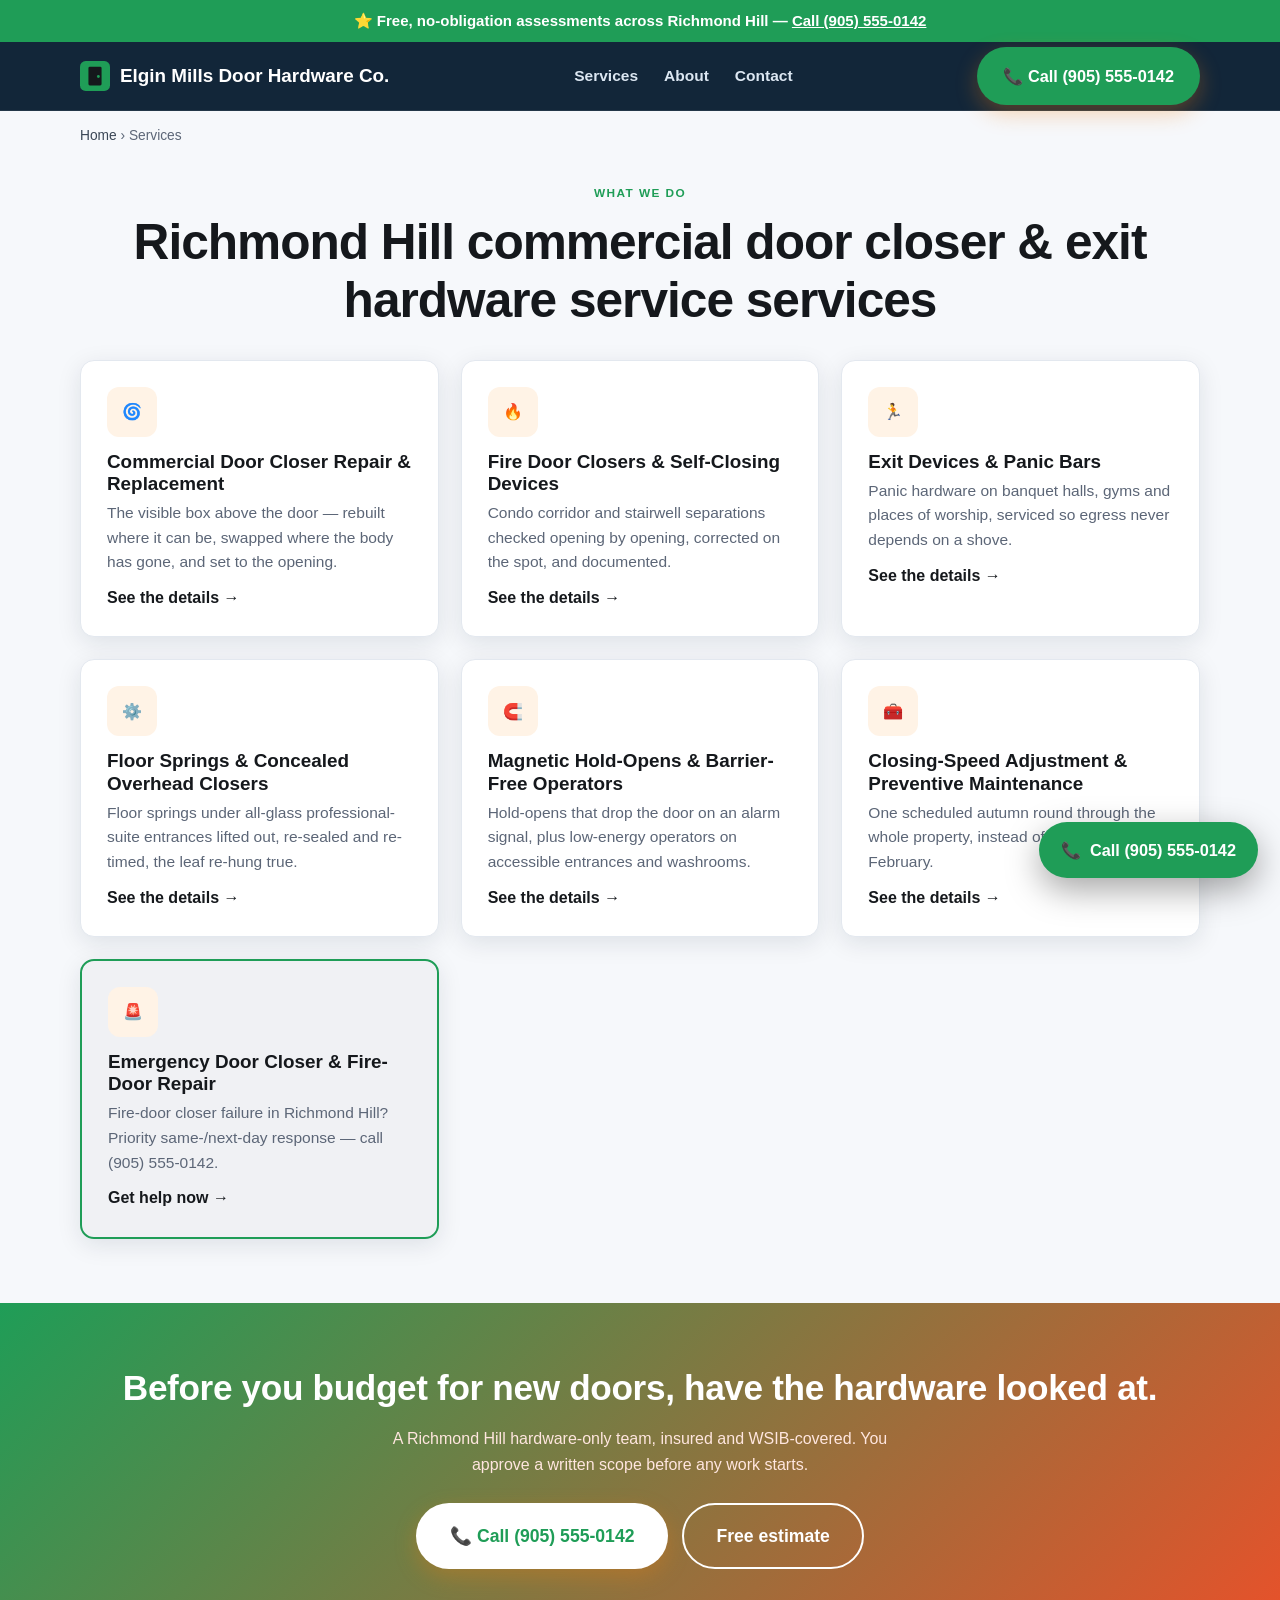
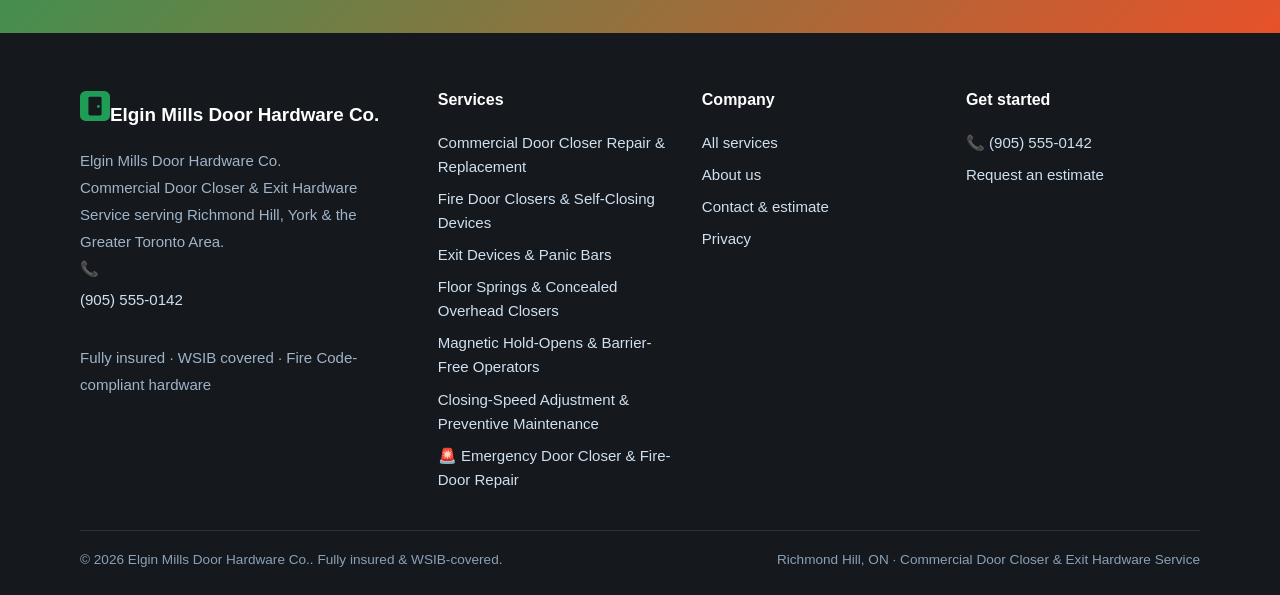
<file: services/index.html>
<!DOCTYPE html><html lang="en-CA"><head>
<meta charset="utf-8"><meta name="viewport" content="width=device-width, initial-scale=1, viewport-fit=cover">
<title>Richmond Hill Commercial Door Closer &amp; Exit Hardware</title><meta name="description" content="Commercial Door Closer &amp; Exit Hardware Service services in Richmond Hill, ON: commercial door closer repair &amp; replacement, fire door closers &amp; self-closing.">
<link rel="canonical" href="https://www.richmondhilldoorcloser.com/services/"><link rel="alternate" hreflang="en-CA" href="https://www.richmondhilldoorcloser.com/services/"><link rel="alternate" hreflang="x-default" href="https://www.richmondhilldoorcloser.com/services/">
<meta name="robots" content="index,follow,max-image-preview:large"><meta name="theme-color" content="#15181c">
<meta name="geo.region" content="CA-ON"><meta name="geo.placename" content="Richmond Hill"><meta name="geo.position" content="43.8828;-79.4403"><meta name="ICBM" content="43.8828, -79.4403">
<meta property="og:type" content="website"><meta property="og:site_name" content="Elgin Mills Door Hardware Co."><meta property="og:title" content="Richmond Hill Commercial Door Closer &amp; Exit Hardware"><meta property="og:description" content="Commercial Door Closer &amp; Exit Hardware Service services in Richmond Hill, ON: commercial door closer repair &amp; replacement, fire door closers &amp; self-closing."><meta property="og:url" content="https://www.richmondhilldoorcloser.com/services/">
<meta property="og:image" content="https://www.richmondhilldoorcloser.com/assets/og.png"><meta property="og:image:type" content="image/png"><meta property="og:image:width" content="1200"><meta property="og:image:height" content="630"><meta property="og:image:alt" content="Elgin Mills Door Hardware Co. — Commercial Door Closer &amp; Exit Hardware Service in Richmond Hill, ON"><meta property="og:locale" content="en_CA">
<meta name="twitter:card" content="summary_large_image"><meta name="twitter:title" content="Richmond Hill Commercial Door Closer &amp; Exit Hardware"><meta name="twitter:description" content="Commercial Door Closer &amp; Exit Hardware Service services in Richmond Hill, ON: commercial door closer repair &amp; replacement, fire door closers &amp; self-closing."><meta name="twitter:image" content="https://www.richmondhilldoorcloser.com/assets/og.png">
<link rel="icon" href="/assets/favicon.svg" type="image/svg+xml"><link rel="icon" href="/favicon.ico" sizes="32x32"><link rel="apple-touch-icon" href="/assets/apple-touch-icon.png">
<link rel="preload" href="/css/styles.css" as="style"><link rel="stylesheet" href="/css/styles.css">
<script type="application/ld+json">{"@context":"https://schema.org","@graph":[{"@type":"Organization","@id":"https://www.richmondhilldoorcloser.com/#org","name":"Elgin Mills Door Hardware Co.","url":"https://www.richmondhilldoorcloser.com/","logo":"https://www.richmondhilldoorcloser.com/assets/og.png","areaServed":{"@type":"City","name":"Richmond Hill"},"sameAs":["https://www.richmondhilldoorcloser.com/"]},{"@type":"WebSite","@id":"https://www.richmondhilldoorcloser.com/#website","url":"https://www.richmondhilldoorcloser.com/","name":"Elgin Mills Door Hardware Co.","publisher":{"@id":"https://www.richmondhilldoorcloser.com/#org"},"inLanguage":"en-CA"},{"@type":["HomeAndConstructionBusiness","LocalBusiness"],"@id":"https://www.richmondhilldoorcloser.com/#business","name":"Elgin Mills Door Hardware Co.","image":"https://www.richmondhilldoorcloser.com/assets/og.png","url":"https://www.richmondhilldoorcloser.com/","telephone":"+19055550142","paymentAccepted":"Cash, Cheque, Credit Card, Interac e-Transfer","parentOrganization":{"@id":"https://www.richmondhilldoorcloser.com/#org"},"brand":{"@id":"https://www.richmondhilldoorcloser.com/#org"},"description":"Commercial Door Closer & Exit Hardware Service in Richmond Hill, ON — Fully insured, WSIB covered, Fire Code-compliant hardware. Priority same-day/next-day urgent response.","address":{"@type":"PostalAddress","addressLocality":"Richmond Hill","addressRegion":"ON","addressCountry":"CA"},"geo":{"@type":"GeoCoordinates","latitude":43.8828,"longitude":-79.4403},"areaServed":[{"@type":"City","name":"Richmond Hill"},{"@type":"GeoShape","circle":"43.8828 -79.4403 20000"}],"sameAs":["https://www.richmondhilldoorcloser.com/"],"hasMap":"https://www.google.com/maps?q=Richmond%20Hill%2C%20ON%2C%20Canada","openingHoursSpecification":[{"@type":"OpeningHoursSpecification","dayOfWeek":["Monday","Tuesday","Wednesday","Thursday","Friday"],"opens":"07:00","closes":"18:00"},{"@type":"OpeningHoursSpecification","dayOfWeek":["Saturday"],"opens":"08:00","closes":"15:00"}],"knowsAbout":["commercial door closer & exit hardware service","door closer repair and replacement","fire door self-closing devices","exit and panic hardware","Ontario Fire Code door maintenance","cold-weather closer adjustment","commercial door closer repair & replacement","fire door closers & self-closing devices","exit devices & panic bars","floor springs & concealed overhead closers","magnetic hold-opens & barrier-free operators","closing-speed adjustment & preventive maintenance","Richmond Hill, ON service area"],"hasOfferCatalog":{"@type":"OfferCatalog","name":"Commercial Door Closer & Exit Hardware Service in Richmond Hill, ON","itemListElement":[{"@type":"Offer","itemOffered":{"@type":"Service","name":"Commercial Door Closer Repair & Replacement (Richmond Hill)","areaServed":{"@type":"City","name":"Richmond Hill"}}},{"@type":"Offer","itemOffered":{"@type":"Service","name":"Fire Door Closers & Self-Closing Devices (Richmond Hill)","areaServed":{"@type":"City","name":"Richmond Hill"}}},{"@type":"Offer","itemOffered":{"@type":"Service","name":"Exit Devices & Panic Bars (Richmond Hill)","areaServed":{"@type":"City","name":"Richmond Hill"}}},{"@type":"Offer","itemOffered":{"@type":"Service","name":"Floor Springs & Concealed Overhead Closers (Richmond Hill)","areaServed":{"@type":"City","name":"Richmond Hill"}}},{"@type":"Offer","itemOffered":{"@type":"Service","name":"Magnetic Hold-Opens & Barrier-Free Operators (Richmond Hill)","areaServed":{"@type":"City","name":"Richmond Hill"}}},{"@type":"Offer","itemOffered":{"@type":"Service","name":"Closing-Speed Adjustment & Preventive Maintenance (Richmond Hill)","areaServed":{"@type":"City","name":"Richmond Hill"}}}]}},{"@type":"CollectionPage","@id":"https://www.richmondhilldoorcloser.com/services/#page","url":"https://www.richmondhilldoorcloser.com/services/","name":"Richmond Hill commercial door closer & exit hardware service services","isPartOf":{"@id":"https://www.richmondhilldoorcloser.com/#website"},"about":{"@id":"https://www.richmondhilldoorcloser.com/#business"}},{"@type":"BreadcrumbList","itemListElement":[{"@type":"ListItem","position":1,"name":"Home","item":"https://www.richmondhilldoorcloser.com/"},{"@type":"ListItem","position":2,"name":"Services","item":"https://www.richmondhilldoorcloser.com/services/"}]},{"@type":"ItemList","itemListElement":[{"@type":"ListItem","position":1,"name":"Commercial Door Closer Repair & Replacement","url":"https://www.richmondhilldoorcloser.com/services/door-closer-repair-replacement/"},{"@type":"ListItem","position":2,"name":"Fire Door Closers & Self-Closing Devices","url":"https://www.richmondhilldoorcloser.com/services/fire-door-closers-fire-code/"},{"@type":"ListItem","position":3,"name":"Exit Devices & Panic Bars","url":"https://www.richmondhilldoorcloser.com/services/exit-devices-panic-bars/"},{"@type":"ListItem","position":4,"name":"Floor Springs & Concealed Overhead Closers","url":"https://www.richmondhilldoorcloser.com/services/concealed-floor-spring-closers/"},{"@type":"ListItem","position":5,"name":"Magnetic Hold-Opens & Barrier-Free Operators","url":"https://www.richmondhilldoorcloser.com/services/hold-opens-automatic-operators/"},{"@type":"ListItem","position":6,"name":"Closing-Speed Adjustment & Preventive Maintenance","url":"https://www.richmondhilldoorcloser.com/services/cold-weather-closer-adjustment/"},{"@type":"ListItem","position":7,"name":"Emergency Door Closer & Fire-Door Repair","url":"https://www.richmondhilldoorcloser.com/services/emergency-door-closer-repair/"}]}]}</script>
</head><body><a class="skip" href="#main" style="position:absolute;left:-999px">Skip to content</a>
<div class="callstrip">⭐ Free, no-obligation assessments across Richmond Hill — <a href="tel:+19055550142">Call (905) 555-0142</a></div>
<header class="site"><div class="wrap nav"><a class="brand" href="/" aria-label="Elgin Mills Door Hardware Co. home"><svg width="30" height="30" viewBox="0 0 32 32" fill="none" aria-hidden="true"><rect width="32" height="32" rx="6" fill="#1f9d57"/><rect x="9" y="6" width="14" height="20" rx="1.5" fill="#15181c"/><circle cx="19.6" cy="16.5" r="1.5" fill="#1f9d57"/></svg>Elgin Mills Door Hardware Co.</a>
<nav class="nav-links" id="nav" aria-label="Main"><a href="/services/">Services</a><a href="/about/">About</a><a href="/contact/">Contact</a></nav>
<div class="nav-cta"><a class="btn btn-call" href="tel:+19055550142">📞 Call (905) 555-0142</a><button class="menu-btn" aria-label="Open menu" aria-expanded="false" aria-controls="nav"><span aria-hidden="true">☰</span></button></div>
</div></header><main id="main"><div class="wrap"><nav class="crumbs" aria-label="Breadcrumb"><a href="/">Home</a> › <span aria-current="page">Services</span></nav></div><section class="section" style="padding-top:18px"><div class="wrap center"><span class="eyebrow">What we do</span><h1>Richmond Hill commercial door closer &amp; exit hardware service services</h1></div><div class="wrap" style="margin-top:30px"><div class="grid cols-3"><a class="card" href="/services/door-closer-repair-replacement/" style="text-decoration:none"><div class="ico" aria-hidden="true">🌀</div><h3>Commercial Door Closer Repair &amp; Replacement</h3><p>The visible box above the door — rebuilt where it can be, swapped where the body has gone, and set to the opening.</p><div class="from">See the details →</div></a><a class="card" href="/services/fire-door-closers-fire-code/" style="text-decoration:none"><div class="ico" aria-hidden="true">🔥</div><h3>Fire Door Closers &amp; Self-Closing Devices</h3><p>Condo corridor and stairwell separations checked opening by opening, corrected on the spot, and documented.</p><div class="from">See the details →</div></a><a class="card" href="/services/exit-devices-panic-bars/" style="text-decoration:none"><div class="ico" aria-hidden="true">🏃</div><h3>Exit Devices &amp; Panic Bars</h3><p>Panic hardware on banquet halls, gyms and places of worship, serviced so egress never depends on a shove.</p><div class="from">See the details →</div></a><a class="card" href="/services/concealed-floor-spring-closers/" style="text-decoration:none"><div class="ico" aria-hidden="true">⚙️</div><h3>Floor Springs &amp; Concealed Overhead Closers</h3><p>Floor springs under all-glass professional-suite entrances lifted out, re-sealed and re-timed, the leaf re-hung true.</p><div class="from">See the details →</div></a><a class="card" href="/services/hold-opens-automatic-operators/" style="text-decoration:none"><div class="ico" aria-hidden="true">🧲</div><h3>Magnetic Hold-Opens &amp; Barrier-Free Operators</h3><p>Hold-opens that drop the door on an alarm signal, plus low-energy operators on accessible entrances and washrooms.</p><div class="from">See the details →</div></a><a class="card" href="/services/cold-weather-closer-adjustment/" style="text-decoration:none"><div class="ico" aria-hidden="true">🧰</div><h3>Closing-Speed Adjustment &amp; Preventive Maintenance</h3><p>One scheduled autumn round through the whole property, instead of six panic calls in February.</p><div class="from">See the details →</div></a><a class="card card-emg" href="/services/emergency-door-closer-repair/" style="text-decoration:none"><div class="ico" aria-hidden="true">🚨</div><h3>Emergency Door Closer &amp; Fire-Door Repair</h3><p>Fire-door closer failure in Richmond Hill? Priority same-/next-day response — call (905) 555-0142.</p><div class="from">Get help now →</div></a></div></div></section>
<section class="section cta-band"><div class="wrap"><h2>Before you budget for new doors, have the hardware looked at.</h2><p>A Richmond Hill hardware-only team, insured and WSIB-covered. You approve a written scope before any work starts.</p><div class="hero-cta" style="justify-content:center"><a class="btn btn-call btn-lg" href="tel:+19055550142">📞 Call (905) 555-0142</a><a class="btn btn-ghost btn-lg" href="/contact/" data-book>Free estimate</a></div></div></section></main><footer class="site"><div class="wrap"><div class="cols">
<div><a class="brand" href="/" aria-label="Elgin Mills Door Hardware Co. home"><svg width="30" height="30" viewBox="0 0 32 32" fill="none" aria-hidden="true"><rect width="32" height="32" rx="6" fill="#1f9d57"/><rect x="9" y="6" width="14" height="20" rx="1.5" fill="#15181c"/><circle cx="19.6" cy="16.5" r="1.5" fill="#1f9d57"/></svg>Elgin Mills Door Hardware Co.</a><address class="nap" style="font-style:normal">Elgin Mills Door Hardware Co.<br>Commercial Door Closer &amp; Exit Hardware Service serving Richmond Hill, York &amp; the Greater Toronto Area.<br>📞 <a href="tel:+19055550142">(905) 555-0142</a><br>Fully insured · WSIB covered · Fire Code-compliant hardware</address></div>
<div><h4>Services</h4><a href="/services/door-closer-repair-replacement/">Commercial Door Closer Repair &amp; Replacement</a><a href="/services/fire-door-closers-fire-code/">Fire Door Closers &amp; Self-Closing Devices</a><a href="/services/exit-devices-panic-bars/">Exit Devices &amp; Panic Bars</a><a href="/services/concealed-floor-spring-closers/">Floor Springs &amp; Concealed Overhead Closers</a><a href="/services/hold-opens-automatic-operators/">Magnetic Hold-Opens &amp; Barrier-Free Operators</a><a href="/services/cold-weather-closer-adjustment/">Closing-Speed Adjustment &amp; Preventive Maintenance</a><a href="/services/emergency-door-closer-repair/">🚨 Emergency Door Closer &amp; Fire-Door Repair</a></div>
<div><h4>Company</h4><a href="/services/">All services</a><a href="/about/">About us</a><a href="/contact/">Contact &amp; estimate</a><a href="/privacy/">Privacy</a></div>
<div><h4>Get started</h4><a href="tel:+19055550142">📞 (905) 555-0142</a><a href="/contact/" data-book>Request an estimate</a></div>
</div><div class="legal"><span>© 2026 Elgin Mills Door Hardware Co.. Fully insured &amp; WSIB-covered.</span><span>Richmond Hill, ON · Commercial Door Closer &amp; Exit Hardware Service</span></div></div></footer><a class="fab-call" href="tel:+19055550142" aria-label="Call Elgin Mills Door Hardware Co."><span aria-hidden="true">📞</span> Call (905) 555-0142</a>
<div class="callbar"><a class="btn btn-call" href="tel:+19055550142">📞 Call now</a><a class="btn btn-dark" href="/contact/" data-book>Free estimate</a></div>
<script src="/js/main.js" defer></script></body></html>
</file>
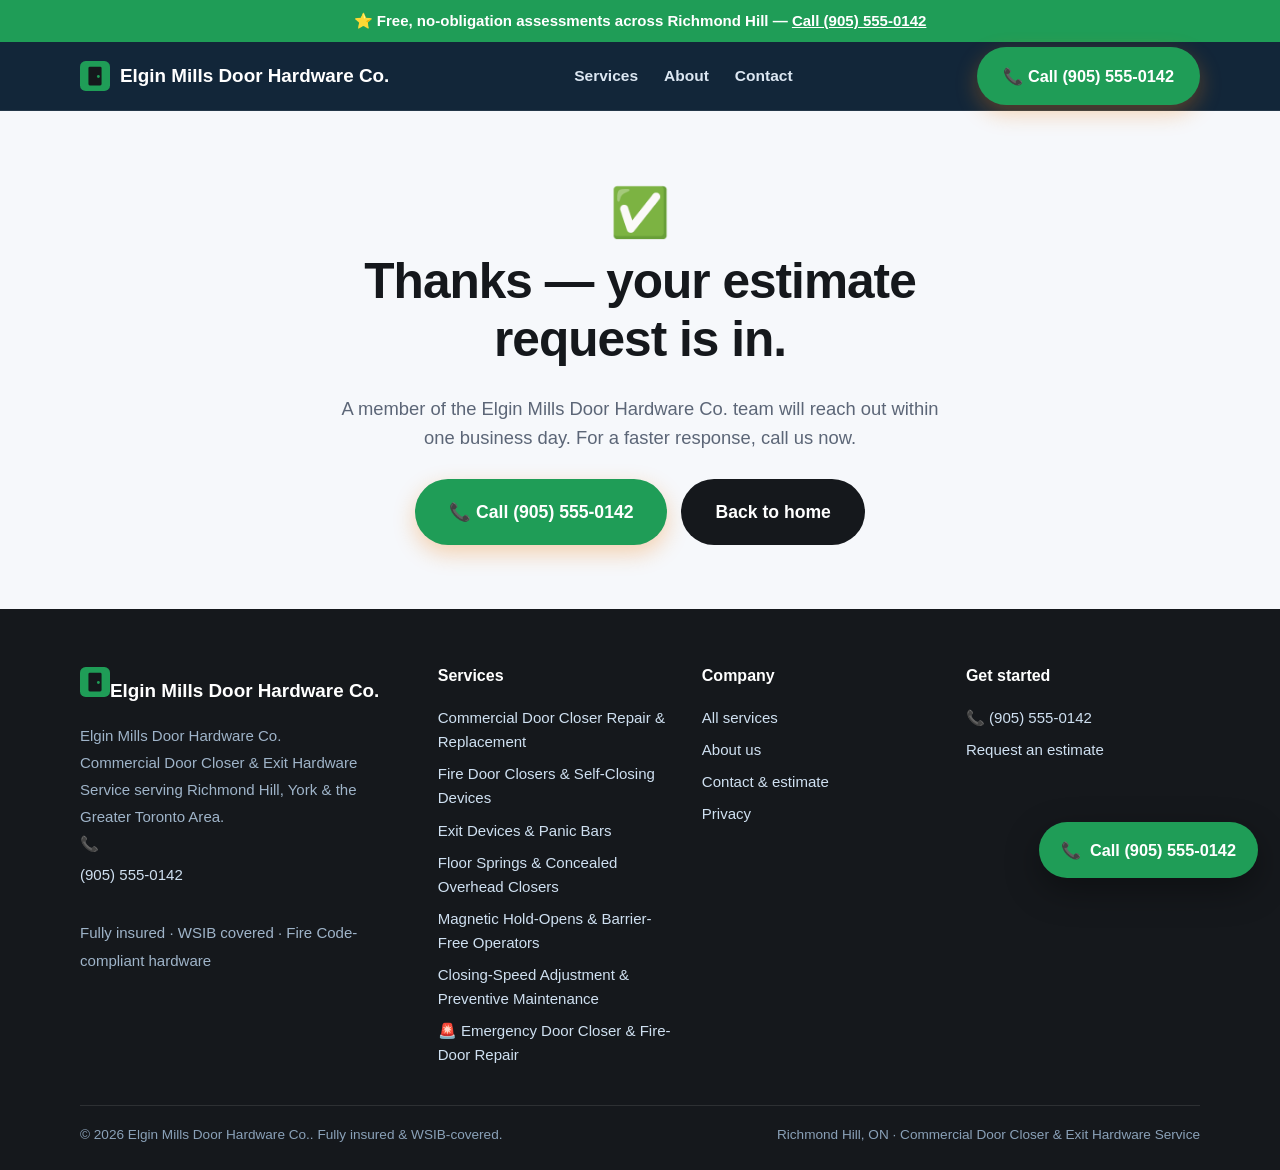
<file: thank-you/index.html>
<!DOCTYPE html><html lang="en-CA"><head>
<meta charset="utf-8"><meta name="viewport" content="width=device-width, initial-scale=1, viewport-fit=cover">
<title>Thank you | Elgin Mills Door Hardware Co.</title><meta name="description" content="Thanks — your request is in. Insured, WSIB-covered commercial door closer &amp; exit hardware service serving Richmond Hill, ON. Free quote: (905) 555-0142.">
<link rel="canonical" href="https://www.richmondhilldoorcloser.com/thank-you/"><link rel="alternate" hreflang="en-CA" href="https://www.richmondhilldoorcloser.com/thank-you/"><link rel="alternate" hreflang="x-default" href="https://www.richmondhilldoorcloser.com/thank-you/">
<meta name="robots" content="noindex,follow"><meta name="theme-color" content="#15181c">
<meta name="geo.region" content="CA-ON"><meta name="geo.placename" content="Richmond Hill"><meta name="geo.position" content="43.8828;-79.4403"><meta name="ICBM" content="43.8828, -79.4403">
<meta property="og:type" content="website"><meta property="og:site_name" content="Elgin Mills Door Hardware Co."><meta property="og:title" content="Thank you | Elgin Mills Door Hardware Co."><meta property="og:description" content="Thanks — your request is in. Insured, WSIB-covered commercial door closer &amp; exit hardware service serving Richmond Hill, ON. Free quote: (905) 555-0142."><meta property="og:url" content="https://www.richmondhilldoorcloser.com/thank-you/">
<meta property="og:image" content="https://www.richmondhilldoorcloser.com/assets/og.png"><meta property="og:image:type" content="image/png"><meta property="og:image:width" content="1200"><meta property="og:image:height" content="630"><meta property="og:image:alt" content="Elgin Mills Door Hardware Co. — Commercial Door Closer &amp; Exit Hardware Service in Richmond Hill, ON"><meta property="og:locale" content="en_CA">
<meta name="twitter:card" content="summary_large_image"><meta name="twitter:title" content="Thank you | Elgin Mills Door Hardware Co."><meta name="twitter:description" content="Thanks — your request is in. Insured, WSIB-covered commercial door closer &amp; exit hardware service serving Richmond Hill, ON. Free quote: (905) 555-0142."><meta name="twitter:image" content="https://www.richmondhilldoorcloser.com/assets/og.png">
<link rel="icon" href="/assets/favicon.svg" type="image/svg+xml"><link rel="icon" href="/favicon.ico" sizes="32x32"><link rel="apple-touch-icon" href="/assets/apple-touch-icon.png">
<link rel="preload" href="/css/styles.css" as="style"><link rel="stylesheet" href="/css/styles.css">

</head><body><a class="skip" href="#main" style="position:absolute;left:-999px">Skip to content</a>
<div class="callstrip">⭐ Free, no-obligation assessments across Richmond Hill — <a href="tel:+19055550142">Call (905) 555-0142</a></div>
<header class="site"><div class="wrap nav"><a class="brand" href="/" aria-label="Elgin Mills Door Hardware Co. home"><svg width="30" height="30" viewBox="0 0 32 32" fill="none" aria-hidden="true"><rect width="32" height="32" rx="6" fill="#1f9d57"/><rect x="9" y="6" width="14" height="20" rx="1.5" fill="#15181c"/><circle cx="19.6" cy="16.5" r="1.5" fill="#1f9d57"/></svg>Elgin Mills Door Hardware Co.</a>
<nav class="nav-links" id="nav" aria-label="Main"><a href="/services/">Services</a><a href="/about/">About</a><a href="/contact/">Contact</a></nav>
<div class="nav-cta"><a class="btn btn-call" href="tel:+19055550142">📞 Call (905) 555-0142</a><button class="menu-btn" aria-label="Open menu" aria-expanded="false" aria-controls="nav"><span aria-hidden="true">☰</span></button></div>
</div></header><main id="main"><section class="section center"><div class="wrap" style="max-width:640px"><div style="font-size:3rem" aria-hidden="true">✅</div><h1>Thanks — your estimate request is in.</h1><p class="lead" style="margin:0 auto 1.3rem">A member of the Elgin Mills Door Hardware Co. team will reach out within one business day. For a faster response, call us now.</p><div class="hero-cta" style="justify-content:center"><a class="btn btn-call btn-lg" href="tel:+19055550142">📞 Call (905) 555-0142</a><a class="btn btn-dark btn-lg" href="/">Back to home</a></div></div></section><script>window.dataLayer=window.dataLayer||[];window.dataLayer.push({event:"lead_confirmed"});window.addEventListener("DOMContentLoaded",function(){if(window.ecTrack)window.ecTrack("lead_confirmed",{value:1});});</script></main><footer class="site"><div class="wrap"><div class="cols">
<div><a class="brand" href="/" aria-label="Elgin Mills Door Hardware Co. home"><svg width="30" height="30" viewBox="0 0 32 32" fill="none" aria-hidden="true"><rect width="32" height="32" rx="6" fill="#1f9d57"/><rect x="9" y="6" width="14" height="20" rx="1.5" fill="#15181c"/><circle cx="19.6" cy="16.5" r="1.5" fill="#1f9d57"/></svg>Elgin Mills Door Hardware Co.</a><address class="nap" style="font-style:normal">Elgin Mills Door Hardware Co.<br>Commercial Door Closer &amp; Exit Hardware Service serving Richmond Hill, York &amp; the Greater Toronto Area.<br>📞 <a href="tel:+19055550142">(905) 555-0142</a><br>Fully insured · WSIB covered · Fire Code-compliant hardware</address></div>
<div><h4>Services</h4><a href="/services/door-closer-repair-replacement/">Commercial Door Closer Repair &amp; Replacement</a><a href="/services/fire-door-closers-fire-code/">Fire Door Closers &amp; Self-Closing Devices</a><a href="/services/exit-devices-panic-bars/">Exit Devices &amp; Panic Bars</a><a href="/services/concealed-floor-spring-closers/">Floor Springs &amp; Concealed Overhead Closers</a><a href="/services/hold-opens-automatic-operators/">Magnetic Hold-Opens &amp; Barrier-Free Operators</a><a href="/services/cold-weather-closer-adjustment/">Closing-Speed Adjustment &amp; Preventive Maintenance</a><a href="/services/emergency-door-closer-repair/">🚨 Emergency Door Closer &amp; Fire-Door Repair</a></div>
<div><h4>Company</h4><a href="/services/">All services</a><a href="/about/">About us</a><a href="/contact/">Contact &amp; estimate</a><a href="/privacy/">Privacy</a></div>
<div><h4>Get started</h4><a href="tel:+19055550142">📞 (905) 555-0142</a><a href="/contact/" data-book>Request an estimate</a></div>
</div><div class="legal"><span>© 2026 Elgin Mills Door Hardware Co.. Fully insured &amp; WSIB-covered.</span><span>Richmond Hill, ON · Commercial Door Closer &amp; Exit Hardware Service</span></div></div></footer><a class="fab-call" href="tel:+19055550142" aria-label="Call Elgin Mills Door Hardware Co."><span aria-hidden="true">📞</span> Call (905) 555-0142</a>
<div class="callbar"><a class="btn btn-call" href="tel:+19055550142">📞 Call now</a><a class="btn btn-dark" href="/contact/" data-book>Free estimate</a></div>
<script src="/js/main.js" defer></script></body></html>
</file>
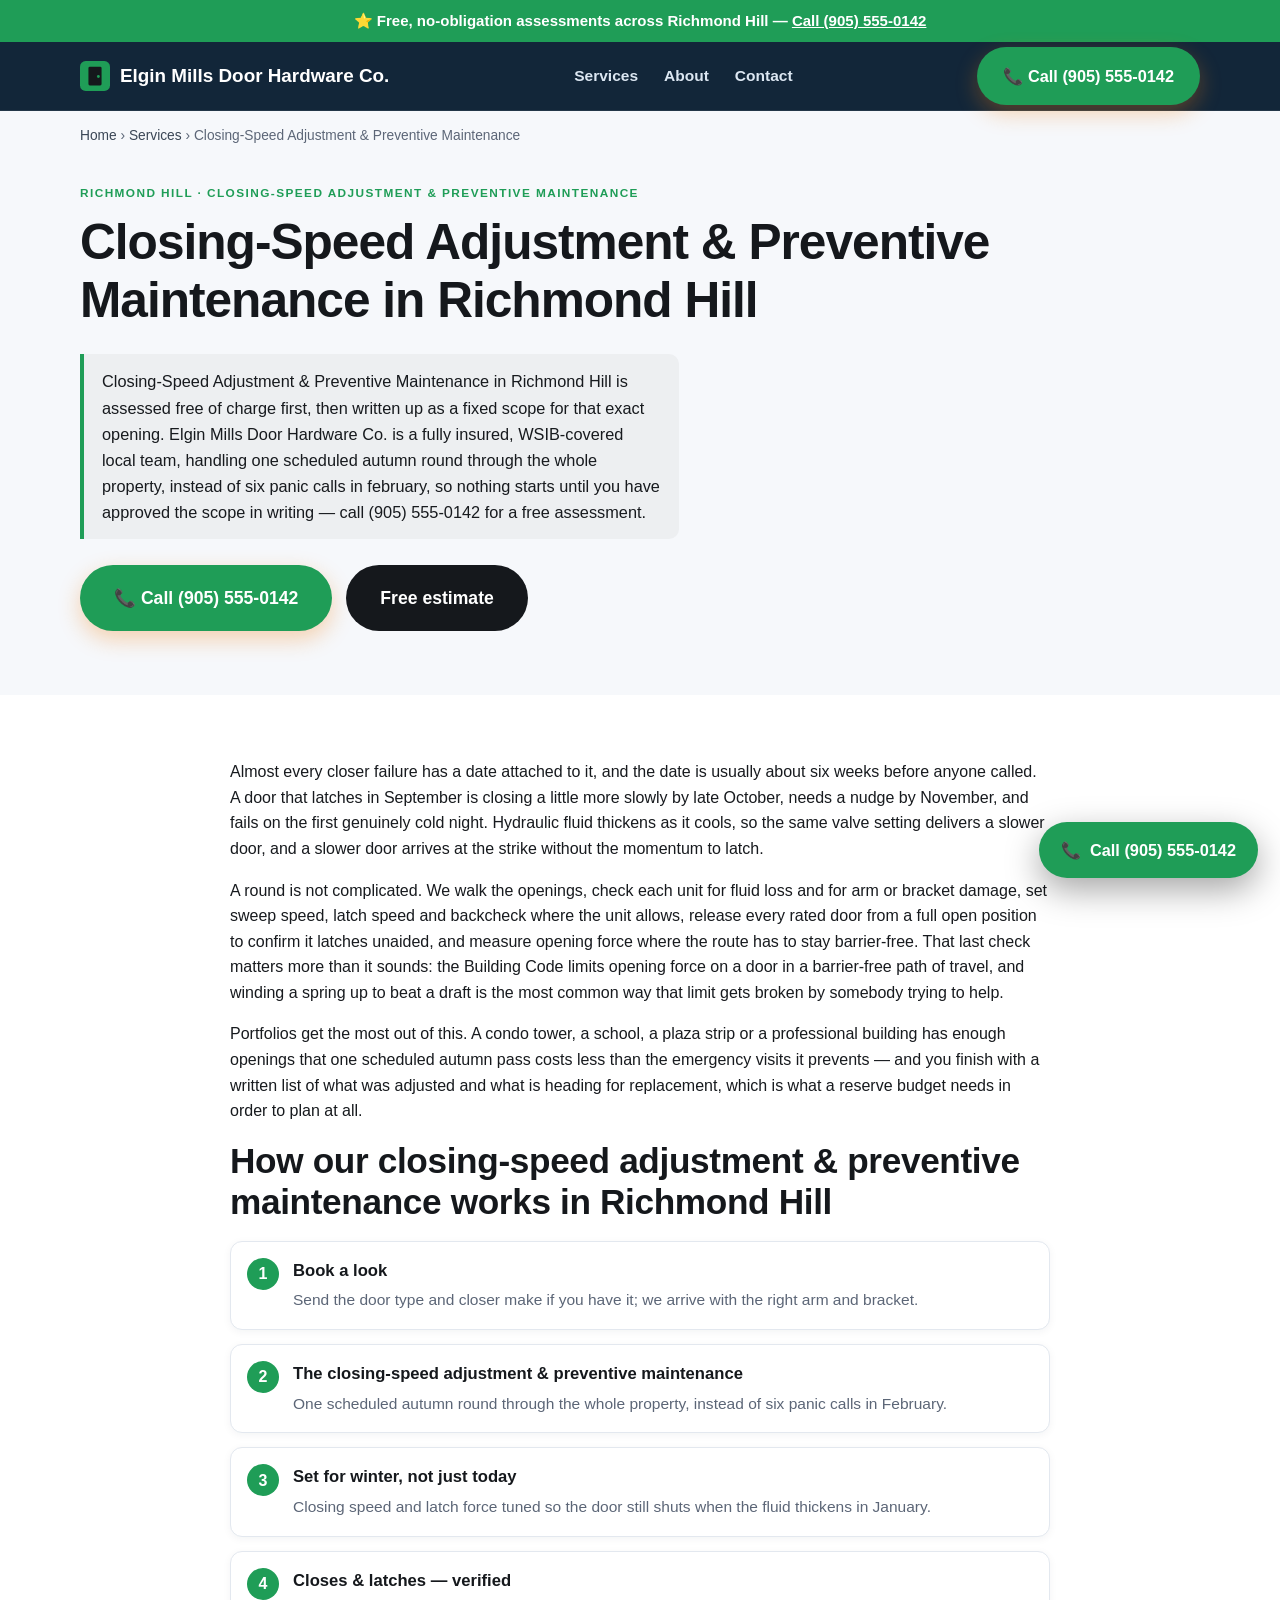
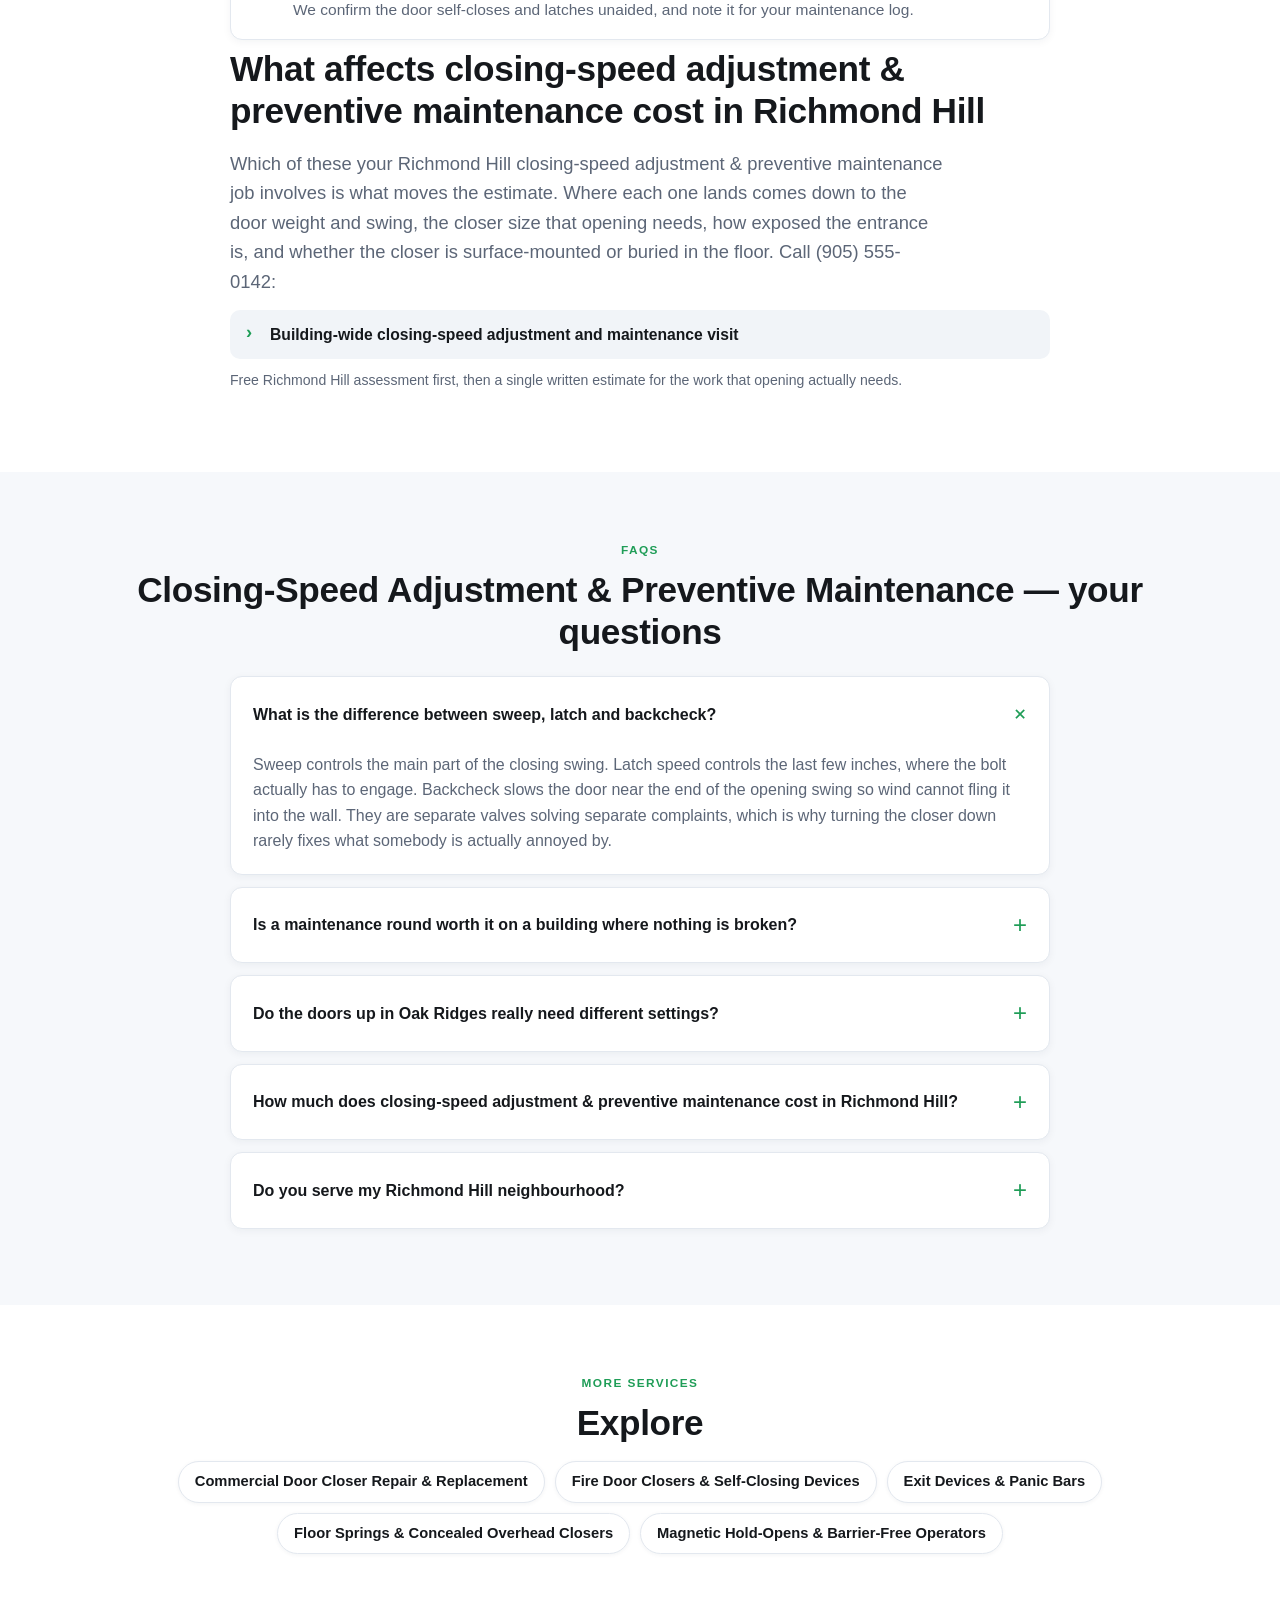
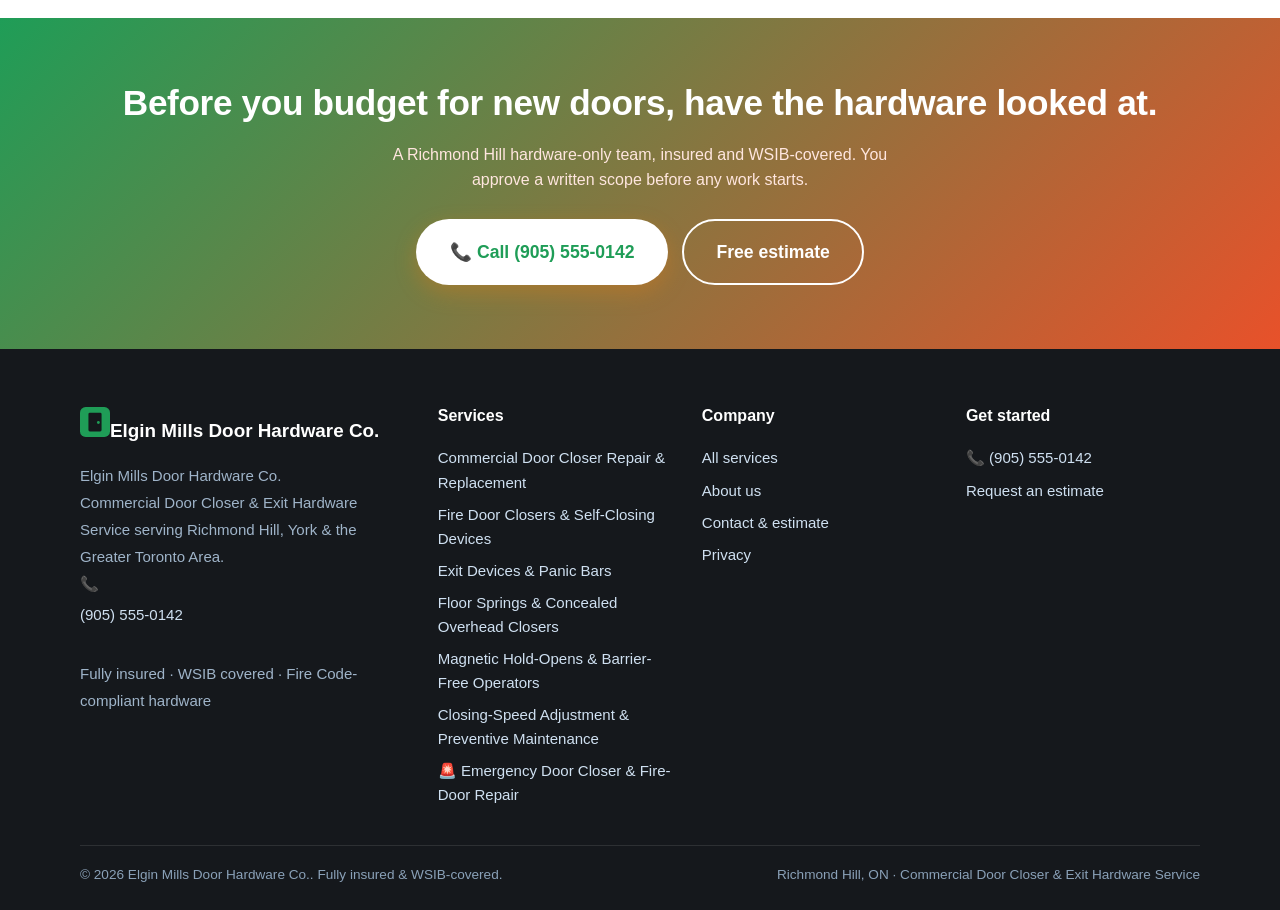
<file: services/cold-weather-closer-adjustment/index.html>
<!DOCTYPE html><html lang="en-CA"><head>
<meta charset="utf-8"><meta name="viewport" content="width=device-width, initial-scale=1, viewport-fit=cover">
<title>Richmond Hill Closing-Speed Adjustment &amp; Preventive</title><meta name="description" content="Closing-Speed Adjustment &amp; Preventive Maintenance in Richmond Hill, ON. One scheduled autumn round through the whole property, instead of six panic calls.">
<link rel="canonical" href="https://www.richmondhilldoorcloser.com/services/cold-weather-closer-adjustment/"><link rel="alternate" hreflang="en-CA" href="https://www.richmondhilldoorcloser.com/services/cold-weather-closer-adjustment/"><link rel="alternate" hreflang="x-default" href="https://www.richmondhilldoorcloser.com/services/cold-weather-closer-adjustment/">
<meta name="robots" content="index,follow,max-image-preview:large"><meta name="theme-color" content="#15181c">
<meta name="geo.region" content="CA-ON"><meta name="geo.placename" content="Richmond Hill"><meta name="geo.position" content="43.8828;-79.4403"><meta name="ICBM" content="43.8828, -79.4403">
<meta property="og:type" content="website"><meta property="og:site_name" content="Elgin Mills Door Hardware Co."><meta property="og:title" content="Richmond Hill Closing-Speed Adjustment &amp; Preventive"><meta property="og:description" content="Closing-Speed Adjustment &amp; Preventive Maintenance in Richmond Hill, ON. One scheduled autumn round through the whole property, instead of six panic calls."><meta property="og:url" content="https://www.richmondhilldoorcloser.com/services/cold-weather-closer-adjustment/">
<meta property="og:image" content="https://www.richmondhilldoorcloser.com/assets/og.png"><meta property="og:image:type" content="image/png"><meta property="og:image:width" content="1200"><meta property="og:image:height" content="630"><meta property="og:image:alt" content="Elgin Mills Door Hardware Co. — Commercial Door Closer &amp; Exit Hardware Service in Richmond Hill, ON"><meta property="og:locale" content="en_CA">
<meta name="twitter:card" content="summary_large_image"><meta name="twitter:title" content="Richmond Hill Closing-Speed Adjustment &amp; Preventive"><meta name="twitter:description" content="Closing-Speed Adjustment &amp; Preventive Maintenance in Richmond Hill, ON. One scheduled autumn round through the whole property, instead of six panic calls."><meta name="twitter:image" content="https://www.richmondhilldoorcloser.com/assets/og.png">
<link rel="icon" href="/assets/favicon.svg" type="image/svg+xml"><link rel="icon" href="/favicon.ico" sizes="32x32"><link rel="apple-touch-icon" href="/assets/apple-touch-icon.png">
<link rel="preload" href="/css/styles.css" as="style"><link rel="stylesheet" href="/css/styles.css">
<script type="application/ld+json">{"@context":"https://schema.org","@graph":[{"@type":"Organization","@id":"https://www.richmondhilldoorcloser.com/#org","name":"Elgin Mills Door Hardware Co.","url":"https://www.richmondhilldoorcloser.com/","logo":"https://www.richmondhilldoorcloser.com/assets/og.png","areaServed":{"@type":"City","name":"Richmond Hill"},"sameAs":["https://www.richmondhilldoorcloser.com/"]},{"@type":["HomeAndConstructionBusiness","LocalBusiness"],"@id":"https://www.richmondhilldoorcloser.com/#business","name":"Elgin Mills Door Hardware Co.","image":"https://www.richmondhilldoorcloser.com/assets/og.png","url":"https://www.richmondhilldoorcloser.com/","telephone":"+19055550142","paymentAccepted":"Cash, Cheque, Credit Card, Interac e-Transfer","parentOrganization":{"@id":"https://www.richmondhilldoorcloser.com/#org"},"brand":{"@id":"https://www.richmondhilldoorcloser.com/#org"},"description":"Commercial Door Closer & Exit Hardware Service in Richmond Hill, ON — Fully insured, WSIB covered, Fire Code-compliant hardware. Priority same-day/next-day urgent response.","address":{"@type":"PostalAddress","addressLocality":"Richmond Hill","addressRegion":"ON","addressCountry":"CA"},"geo":{"@type":"GeoCoordinates","latitude":43.8828,"longitude":-79.4403},"areaServed":[{"@type":"City","name":"Richmond Hill"},{"@type":"GeoShape","circle":"43.8828 -79.4403 20000"}],"sameAs":["https://www.richmondhilldoorcloser.com/"],"hasMap":"https://www.google.com/maps?q=Richmond%20Hill%2C%20ON%2C%20Canada","openingHoursSpecification":[{"@type":"OpeningHoursSpecification","dayOfWeek":["Monday","Tuesday","Wednesday","Thursday","Friday"],"opens":"07:00","closes":"18:00"},{"@type":"OpeningHoursSpecification","dayOfWeek":["Saturday"],"opens":"08:00","closes":"15:00"}],"knowsAbout":["commercial door closer & exit hardware service","door closer repair and replacement","fire door self-closing devices","exit and panic hardware","Ontario Fire Code door maintenance","cold-weather closer adjustment","commercial door closer repair & replacement","fire door closers & self-closing devices","exit devices & panic bars","floor springs & concealed overhead closers","magnetic hold-opens & barrier-free operators","closing-speed adjustment & preventive maintenance","Richmond Hill, ON service area"],"hasOfferCatalog":{"@type":"OfferCatalog","name":"Commercial Door Closer & Exit Hardware Service in Richmond Hill, ON","itemListElement":[{"@type":"Offer","itemOffered":{"@type":"Service","name":"Commercial Door Closer Repair & Replacement (Richmond Hill)","areaServed":{"@type":"City","name":"Richmond Hill"}}},{"@type":"Offer","itemOffered":{"@type":"Service","name":"Fire Door Closers & Self-Closing Devices (Richmond Hill)","areaServed":{"@type":"City","name":"Richmond Hill"}}},{"@type":"Offer","itemOffered":{"@type":"Service","name":"Exit Devices & Panic Bars (Richmond Hill)","areaServed":{"@type":"City","name":"Richmond Hill"}}},{"@type":"Offer","itemOffered":{"@type":"Service","name":"Floor Springs & Concealed Overhead Closers (Richmond Hill)","areaServed":{"@type":"City","name":"Richmond Hill"}}},{"@type":"Offer","itemOffered":{"@type":"Service","name":"Magnetic Hold-Opens & Barrier-Free Operators (Richmond Hill)","areaServed":{"@type":"City","name":"Richmond Hill"}}},{"@type":"Offer","itemOffered":{"@type":"Service","name":"Closing-Speed Adjustment & Preventive Maintenance (Richmond Hill)","areaServed":{"@type":"City","name":"Richmond Hill"}}}]}},{"@type":"Service","serviceType":"Closing-Speed Adjustment & Preventive Maintenance","name":"Closing-Speed Adjustment & Preventive Maintenance in Richmond Hill","description":"One scheduled autumn round through the whole property, instead of six panic calls in February.","provider":{"@id":"https://www.richmondhilldoorcloser.com/#business"},"image":"https://www.richmondhilldoorcloser.com/assets/og.png","areaServed":{"@type":"City","name":"Richmond Hill"},"url":"https://www.richmondhilldoorcloser.com/services/cold-weather-closer-adjustment/"},{"@type":"BreadcrumbList","itemListElement":[{"@type":"ListItem","position":1,"name":"Home","item":"https://www.richmondhilldoorcloser.com/"},{"@type":"ListItem","position":2,"name":"Services","item":"https://www.richmondhilldoorcloser.com/services/"},{"@type":"ListItem","position":3,"name":"Closing-Speed Adjustment & Preventive Maintenance","item":"https://www.richmondhilldoorcloser.com/services/cold-weather-closer-adjustment/"}]},{"@type":"FAQPage","mainEntity":[{"@type":"Question","name":"What is the difference between sweep, latch and backcheck?","acceptedAnswer":{"@type":"Answer","text":"Sweep controls the main part of the closing swing. Latch speed controls the last few inches, where the bolt actually has to engage. Backcheck slows the door near the end of the opening swing so wind cannot fling it into the wall. They are separate valves solving separate complaints, which is why turning the closer down rarely fixes what somebody is actually annoyed by."}},{"@type":"Question","name":"Is a maintenance round worth it on a building where nothing is broken?","acceptedAnswer":{"@type":"Answer","text":"That is the best time to do one. Closers fail gradually — a door closing a little slower each week for two months, then failing to latch on the first cold night. Catching that in October costs an adjustment; catching it in January costs an emergency visit and usually a unit. You also get a written list of what is heading for replacement, which is what a reserve budget needs."}},{"@type":"Question","name":"Do the doors up in Oak Ridges really need different settings?","acceptedAnswer":{"@type":"Answer","text":"In practice, yes. Oak Ridges sits high on the moraine and is noticeably more exposed than the rest of the town, so a door up there meets more wind and colder air than an identical door in Crosby or Harding. Setting every closer in a portfolio to one number is how the exposed doors end up being the ones that fail."}},{"@type":"Question","name":"How much does closing-speed adjustment & preventive maintenance cost in Richmond Hill?","acceptedAnswer":{"@type":"Answer","text":"A maintenance round is quoted on opening count, access and how long the doors have gone without attention. We look at a sample, agree the scope in writing, and the round stays fixed at that. Call (905) 555-0142."}},{"@type":"Question","name":"Do you serve my Richmond Hill neighbourhood?","acceptedAnswer":{"@type":"Answer","text":"Yes — we cover Richmond Hill including Mill Pond, Bayview Hill, Oak Ridges, Jefferson and the surrounding York area. Call (905) 555-0142 and we'll confirm scheduling for your street."}}]}]}</script>
</head><body><a class="skip" href="#main" style="position:absolute;left:-999px">Skip to content</a>
<div class="callstrip">⭐ Free, no-obligation assessments across Richmond Hill — <a href="tel:+19055550142">Call (905) 555-0142</a></div>
<header class="site"><div class="wrap nav"><a class="brand" href="/" aria-label="Elgin Mills Door Hardware Co. home"><svg width="30" height="30" viewBox="0 0 32 32" fill="none" aria-hidden="true"><rect width="32" height="32" rx="6" fill="#1f9d57"/><rect x="9" y="6" width="14" height="20" rx="1.5" fill="#15181c"/><circle cx="19.6" cy="16.5" r="1.5" fill="#1f9d57"/></svg>Elgin Mills Door Hardware Co.</a>
<nav class="nav-links" id="nav" aria-label="Main"><a href="/services/">Services</a><a href="/about/">About</a><a href="/contact/">Contact</a></nav>
<div class="nav-cta"><a class="btn btn-call" href="tel:+19055550142">📞 Call (905) 555-0142</a><button class="menu-btn" aria-label="Open menu" aria-expanded="false" aria-controls="nav"><span aria-hidden="true">☰</span></button></div>
</div></header><main id="main"><div class="wrap"><nav class="crumbs" aria-label="Breadcrumb"><a href="/">Home</a> › <a href="/services/">Services</a> › <span aria-current="page">Closing-Speed Adjustment &amp; Preventive Maintenance</span></nav></div><section class="section" style="padding-top:18px"><div class="wrap"><span class="eyebrow">Richmond Hill · Closing-Speed Adjustment &amp; Preventive Maintenance</span><h1>Closing-Speed Adjustment &amp; Preventive Maintenance in Richmond Hill</h1><p class="answer-capsule" data-answer>Closing-Speed Adjustment &amp; Preventive Maintenance in Richmond Hill is assessed free of charge first, then written up as a fixed scope for that exact opening. Elgin Mills Door Hardware Co. is a fully insured, WSIB-covered local team, handling one scheduled autumn round through the whole property, instead of six panic calls in february, so nothing starts until you have approved the scope in writing — call (905) 555-0142 for a free assessment.</p><div class="hero-cta"><a class="btn btn-call btn-lg" href="tel:+19055550142">📞 Call (905) 555-0142</a><a class="btn btn-dark btn-lg" href="/contact/" data-book>Free estimate</a></div></div></section>
<section class="section alt"><div class="wrap" style="max-width:860px"><p>Almost every closer failure has a date attached to it, and the date is usually about six weeks before anyone called. A door that latches in September is closing a little more slowly by late October, needs a nudge by November, and fails on the first genuinely cold night. Hydraulic fluid thickens as it cools, so the same valve setting delivers a slower door, and a slower door arrives at the strike without the momentum to latch.</p><p>A round is not complicated. We walk the openings, check each unit for fluid loss and for arm or bracket damage, set sweep speed, latch speed and backcheck where the unit allows, release every rated door from a full open position to confirm it latches unaided, and measure opening force where the route has to stay barrier-free. That last check matters more than it sounds: the Building Code limits opening force on a door in a barrier-free path of travel, and winding a spring up to beat a draft is the most common way that limit gets broken by somebody trying to help.</p><p>Portfolios get the most out of this. A condo tower, a school, a plaza strip or a professional building has enough openings that one scheduled autumn pass costs less than the emergency visits it prevents — and you finish with a written list of what was adjusted and what is heading for replacement, which is what a reserve budget needs in order to plan at all.</p><h2>How our closing-speed adjustment &amp; preventive maintenance works in Richmond Hill</h2><ol class="proc"><li><b>Book a look</b><span>Send the door type and closer make if you have it; we arrive with the right arm and bracket.</span></li><li><b>The closing-speed adjustment &amp; preventive maintenance</b><span>One scheduled autumn round through the whole property, instead of six panic calls in February.</span></li><li><b>Set for winter, not just today</b><span>Closing speed and latch force tuned so the door still shuts when the fluid thickens in January.</span></li><li><b>Closes &amp; latches — verified</b><span>We confirm the door self-closes and latches unaided, and note it for your maintenance log.</span></li></ol><h2>What affects closing-speed adjustment &amp; preventive maintenance cost in Richmond Hill</h2><p class="lead" style="max-width:70ch;margin:0 0 14px">Which of these your Richmond Hill closing-speed adjustment &amp; preventive maintenance job involves is what moves the estimate. Where each one lands comes down to the door weight and swing, the closer size that opening needs, how exposed the entrance is, and whether the closer is surface-mounted or buried in the floor. Call (905) 555-0142:</p><ul class="factors"><li><strong>Building-wide closing-speed adjustment and maintenance visit</strong></li></ul><p class="price-note">Free Richmond Hill assessment first, then a single written estimate for the work that opening actually needs.</p></div></section>
<section class="section"><div class="wrap center"><span class="eyebrow">FAQs</span><h2>Closing-Speed Adjustment &amp; Preventive Maintenance — your questions</h2></div><div class="wrap" style="margin-top:24px"><div class="faq" style="max-width:820px;margin:0 auto"><details open><summary>What is the difference between sweep, latch and backcheck?</summary><p>Sweep controls the main part of the closing swing. Latch speed controls the last few inches, where the bolt actually has to engage. Backcheck slows the door near the end of the opening swing so wind cannot fling it into the wall. They are separate valves solving separate complaints, which is why turning the closer down rarely fixes what somebody is actually annoyed by.</p></details><details><summary>Is a maintenance round worth it on a building where nothing is broken?</summary><p>That is the best time to do one. Closers fail gradually — a door closing a little slower each week for two months, then failing to latch on the first cold night. Catching that in October costs an adjustment; catching it in January costs an emergency visit and usually a unit. You also get a written list of what is heading for replacement, which is what a reserve budget needs.</p></details><details><summary>Do the doors up in Oak Ridges really need different settings?</summary><p>In practice, yes. Oak Ridges sits high on the moraine and is noticeably more exposed than the rest of the town, so a door up there meets more wind and colder air than an identical door in Crosby or Harding. Setting every closer in a portfolio to one number is how the exposed doors end up being the ones that fail.</p></details><details><summary>How much does closing-speed adjustment &amp; preventive maintenance cost in Richmond Hill?</summary><p>A maintenance round is quoted on opening count, access and how long the doors have gone without attention. We look at a sample, agree the scope in writing, and the round stays fixed at that. Call (905) 555-0142.</p></details><details><summary>Do you serve my Richmond Hill neighbourhood?</summary><p>Yes — we cover Richmond Hill including Mill Pond, Bayview Hill, Oak Ridges, Jefferson and the surrounding York area. Call (905) 555-0142 and we&#39;ll confirm scheduling for your street.</p></details></div></div></section>
<section class="section alt"><div class="wrap center"><span class="eyebrow">More services</span><h2>Explore</h2><div class="chips" style="justify-content:center;margin-top:16px"><a class="chip" href="/services/door-closer-repair-replacement/">Commercial Door Closer Repair &amp; Replacement</a><a class="chip" href="/services/fire-door-closers-fire-code/">Fire Door Closers &amp; Self-Closing Devices</a><a class="chip" href="/services/exit-devices-panic-bars/">Exit Devices &amp; Panic Bars</a><a class="chip" href="/services/concealed-floor-spring-closers/">Floor Springs &amp; Concealed Overhead Closers</a><a class="chip" href="/services/hold-opens-automatic-operators/">Magnetic Hold-Opens &amp; Barrier-Free Operators</a></div></div></section>
<section class="section cta-band"><div class="wrap"><h2>Before you budget for new doors, have the hardware looked at.</h2><p>A Richmond Hill hardware-only team, insured and WSIB-covered. You approve a written scope before any work starts.</p><div class="hero-cta" style="justify-content:center"><a class="btn btn-call btn-lg" href="tel:+19055550142">📞 Call (905) 555-0142</a><a class="btn btn-ghost btn-lg" href="/contact/" data-book>Free estimate</a></div></div></section></main><footer class="site"><div class="wrap"><div class="cols">
<div><a class="brand" href="/" aria-label="Elgin Mills Door Hardware Co. home"><svg width="30" height="30" viewBox="0 0 32 32" fill="none" aria-hidden="true"><rect width="32" height="32" rx="6" fill="#1f9d57"/><rect x="9" y="6" width="14" height="20" rx="1.5" fill="#15181c"/><circle cx="19.6" cy="16.5" r="1.5" fill="#1f9d57"/></svg>Elgin Mills Door Hardware Co.</a><address class="nap" style="font-style:normal">Elgin Mills Door Hardware Co.<br>Commercial Door Closer &amp; Exit Hardware Service serving Richmond Hill, York &amp; the Greater Toronto Area.<br>📞 <a href="tel:+19055550142">(905) 555-0142</a><br>Fully insured · WSIB covered · Fire Code-compliant hardware</address></div>
<div><h4>Services</h4><a href="/services/door-closer-repair-replacement/">Commercial Door Closer Repair &amp; Replacement</a><a href="/services/fire-door-closers-fire-code/">Fire Door Closers &amp; Self-Closing Devices</a><a href="/services/exit-devices-panic-bars/">Exit Devices &amp; Panic Bars</a><a href="/services/concealed-floor-spring-closers/">Floor Springs &amp; Concealed Overhead Closers</a><a href="/services/hold-opens-automatic-operators/">Magnetic Hold-Opens &amp; Barrier-Free Operators</a><a href="/services/cold-weather-closer-adjustment/">Closing-Speed Adjustment &amp; Preventive Maintenance</a><a href="/services/emergency-door-closer-repair/">🚨 Emergency Door Closer &amp; Fire-Door Repair</a></div>
<div><h4>Company</h4><a href="/services/">All services</a><a href="/about/">About us</a><a href="/contact/">Contact &amp; estimate</a><a href="/privacy/">Privacy</a></div>
<div><h4>Get started</h4><a href="tel:+19055550142">📞 (905) 555-0142</a><a href="/contact/" data-book>Request an estimate</a></div>
</div><div class="legal"><span>© 2026 Elgin Mills Door Hardware Co.. Fully insured &amp; WSIB-covered.</span><span>Richmond Hill, ON · Commercial Door Closer &amp; Exit Hardware Service</span></div></div></footer><a class="fab-call" href="tel:+19055550142" aria-label="Call Elgin Mills Door Hardware Co."><span aria-hidden="true">📞</span> Call (905) 555-0142</a>
<div class="callbar"><a class="btn btn-call" href="tel:+19055550142">📞 Call now</a><a class="btn btn-dark" href="/contact/" data-book>Free estimate</a></div>
<script src="/js/main.js" defer></script></body></html>
</file>
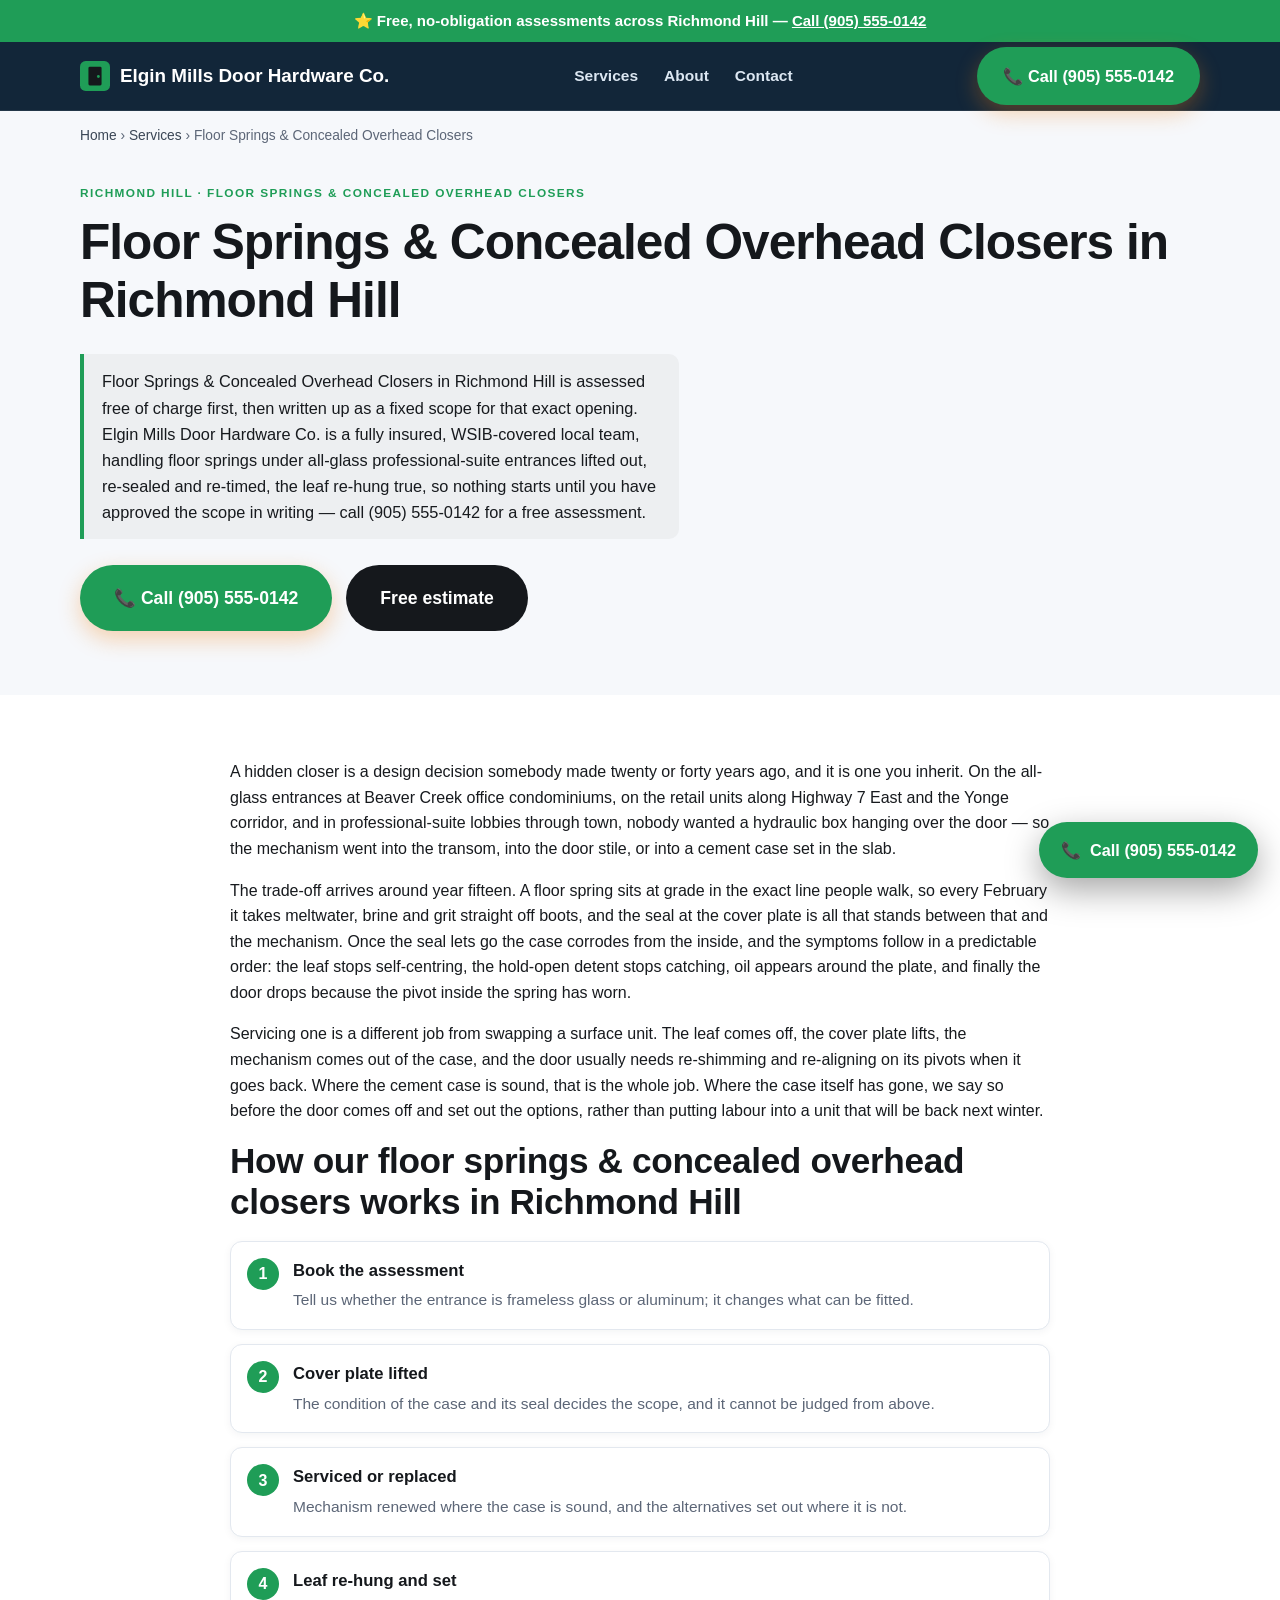
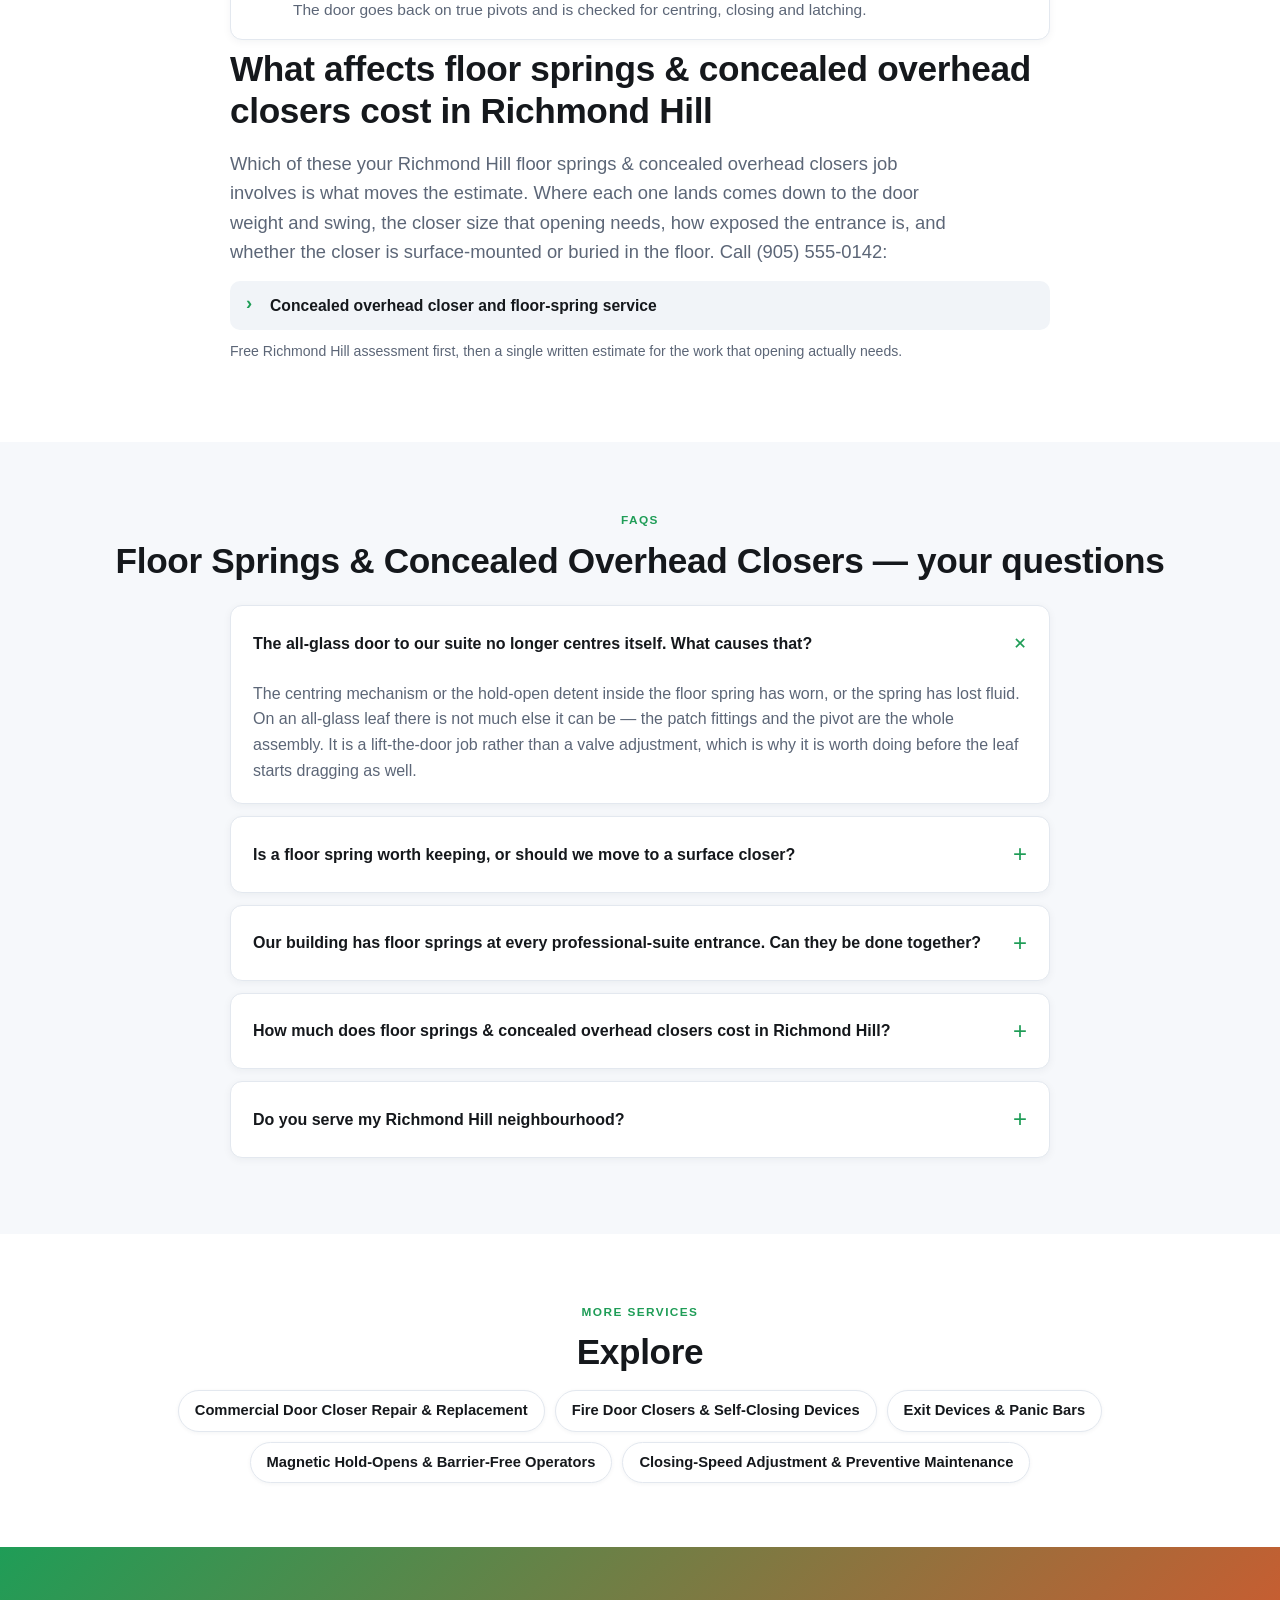
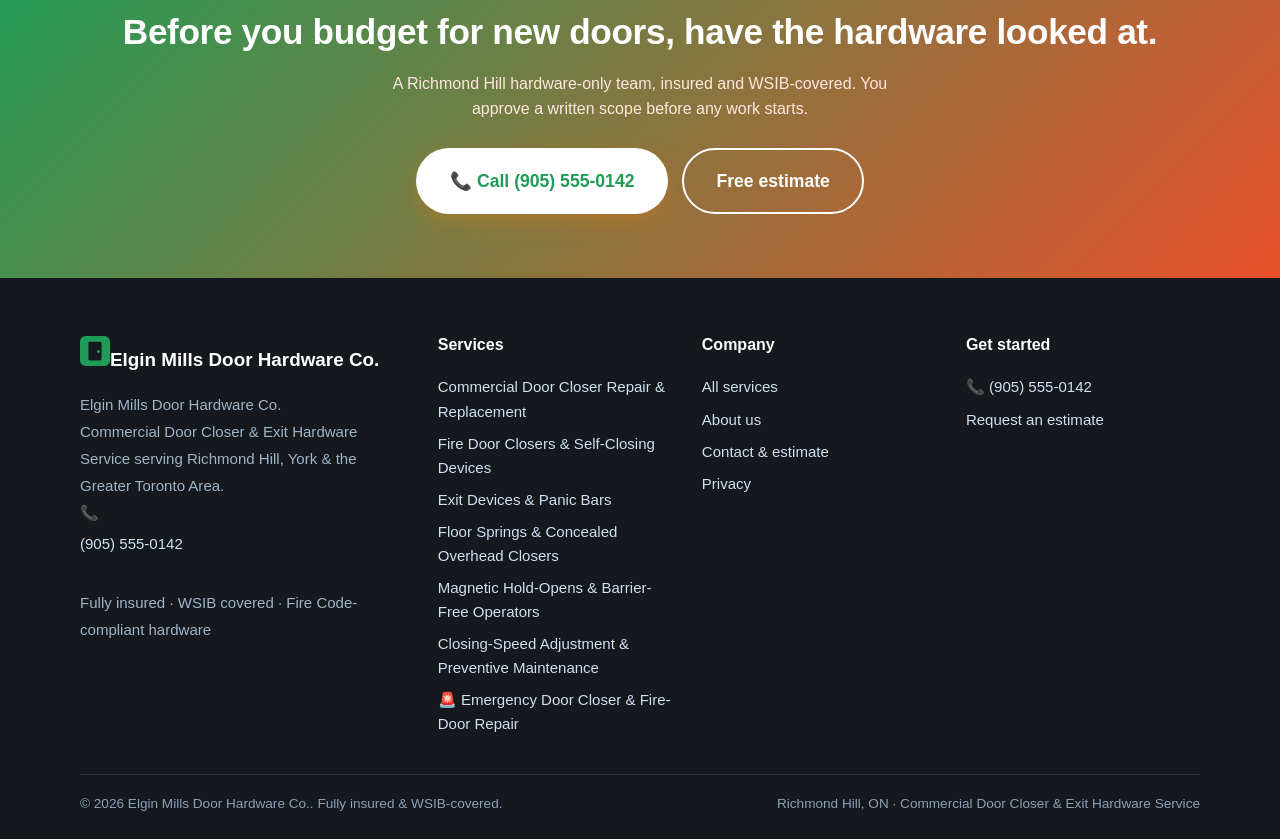
<file: services/concealed-floor-spring-closers/index.html>
<!DOCTYPE html><html lang="en-CA"><head>
<meta charset="utf-8"><meta name="viewport" content="width=device-width, initial-scale=1, viewport-fit=cover">
<title>Floor Springs &amp; Concealed Overhead Closers in Richmond Hill</title><meta name="description" content="Floor Springs &amp; Concealed Overhead Closers in Richmond Hill, ON. Floor springs under all-glass professional-suite entrances lifted out, re-sealed.">
<link rel="canonical" href="https://www.richmondhilldoorcloser.com/services/concealed-floor-spring-closers/"><link rel="alternate" hreflang="en-CA" href="https://www.richmondhilldoorcloser.com/services/concealed-floor-spring-closers/"><link rel="alternate" hreflang="x-default" href="https://www.richmondhilldoorcloser.com/services/concealed-floor-spring-closers/">
<meta name="robots" content="index,follow,max-image-preview:large"><meta name="theme-color" content="#15181c">
<meta name="geo.region" content="CA-ON"><meta name="geo.placename" content="Richmond Hill"><meta name="geo.position" content="43.8828;-79.4403"><meta name="ICBM" content="43.8828, -79.4403">
<meta property="og:type" content="website"><meta property="og:site_name" content="Elgin Mills Door Hardware Co."><meta property="og:title" content="Floor Springs &amp; Concealed Overhead Closers in Richmond Hill"><meta property="og:description" content="Floor Springs &amp; Concealed Overhead Closers in Richmond Hill, ON. Floor springs under all-glass professional-suite entrances lifted out, re-sealed."><meta property="og:url" content="https://www.richmondhilldoorcloser.com/services/concealed-floor-spring-closers/">
<meta property="og:image" content="https://www.richmondhilldoorcloser.com/assets/og.png"><meta property="og:image:type" content="image/png"><meta property="og:image:width" content="1200"><meta property="og:image:height" content="630"><meta property="og:image:alt" content="Elgin Mills Door Hardware Co. — Commercial Door Closer &amp; Exit Hardware Service in Richmond Hill, ON"><meta property="og:locale" content="en_CA">
<meta name="twitter:card" content="summary_large_image"><meta name="twitter:title" content="Floor Springs &amp; Concealed Overhead Closers in Richmond Hill"><meta name="twitter:description" content="Floor Springs &amp; Concealed Overhead Closers in Richmond Hill, ON. Floor springs under all-glass professional-suite entrances lifted out, re-sealed."><meta name="twitter:image" content="https://www.richmondhilldoorcloser.com/assets/og.png">
<link rel="icon" href="/assets/favicon.svg" type="image/svg+xml"><link rel="icon" href="/favicon.ico" sizes="32x32"><link rel="apple-touch-icon" href="/assets/apple-touch-icon.png">
<link rel="preload" href="/css/styles.css" as="style"><link rel="stylesheet" href="/css/styles.css">
<script type="application/ld+json">{"@context":"https://schema.org","@graph":[{"@type":"Organization","@id":"https://www.richmondhilldoorcloser.com/#org","name":"Elgin Mills Door Hardware Co.","url":"https://www.richmondhilldoorcloser.com/","logo":"https://www.richmondhilldoorcloser.com/assets/og.png","areaServed":{"@type":"City","name":"Richmond Hill"},"sameAs":["https://www.richmondhilldoorcloser.com/"]},{"@type":["HomeAndConstructionBusiness","LocalBusiness"],"@id":"https://www.richmondhilldoorcloser.com/#business","name":"Elgin Mills Door Hardware Co.","image":"https://www.richmondhilldoorcloser.com/assets/og.png","url":"https://www.richmondhilldoorcloser.com/","telephone":"+19055550142","paymentAccepted":"Cash, Cheque, Credit Card, Interac e-Transfer","parentOrganization":{"@id":"https://www.richmondhilldoorcloser.com/#org"},"brand":{"@id":"https://www.richmondhilldoorcloser.com/#org"},"description":"Commercial Door Closer & Exit Hardware Service in Richmond Hill, ON — Fully insured, WSIB covered, Fire Code-compliant hardware. Priority same-day/next-day urgent response.","address":{"@type":"PostalAddress","addressLocality":"Richmond Hill","addressRegion":"ON","addressCountry":"CA"},"geo":{"@type":"GeoCoordinates","latitude":43.8828,"longitude":-79.4403},"areaServed":[{"@type":"City","name":"Richmond Hill"},{"@type":"GeoShape","circle":"43.8828 -79.4403 20000"}],"sameAs":["https://www.richmondhilldoorcloser.com/"],"hasMap":"https://www.google.com/maps?q=Richmond%20Hill%2C%20ON%2C%20Canada","openingHoursSpecification":[{"@type":"OpeningHoursSpecification","dayOfWeek":["Monday","Tuesday","Wednesday","Thursday","Friday"],"opens":"07:00","closes":"18:00"},{"@type":"OpeningHoursSpecification","dayOfWeek":["Saturday"],"opens":"08:00","closes":"15:00"}],"knowsAbout":["commercial door closer & exit hardware service","door closer repair and replacement","fire door self-closing devices","exit and panic hardware","Ontario Fire Code door maintenance","cold-weather closer adjustment","commercial door closer repair & replacement","fire door closers & self-closing devices","exit devices & panic bars","floor springs & concealed overhead closers","magnetic hold-opens & barrier-free operators","closing-speed adjustment & preventive maintenance","Richmond Hill, ON service area"],"hasOfferCatalog":{"@type":"OfferCatalog","name":"Commercial Door Closer & Exit Hardware Service in Richmond Hill, ON","itemListElement":[{"@type":"Offer","itemOffered":{"@type":"Service","name":"Commercial Door Closer Repair & Replacement (Richmond Hill)","areaServed":{"@type":"City","name":"Richmond Hill"}}},{"@type":"Offer","itemOffered":{"@type":"Service","name":"Fire Door Closers & Self-Closing Devices (Richmond Hill)","areaServed":{"@type":"City","name":"Richmond Hill"}}},{"@type":"Offer","itemOffered":{"@type":"Service","name":"Exit Devices & Panic Bars (Richmond Hill)","areaServed":{"@type":"City","name":"Richmond Hill"}}},{"@type":"Offer","itemOffered":{"@type":"Service","name":"Floor Springs & Concealed Overhead Closers (Richmond Hill)","areaServed":{"@type":"City","name":"Richmond Hill"}}},{"@type":"Offer","itemOffered":{"@type":"Service","name":"Magnetic Hold-Opens & Barrier-Free Operators (Richmond Hill)","areaServed":{"@type":"City","name":"Richmond Hill"}}},{"@type":"Offer","itemOffered":{"@type":"Service","name":"Closing-Speed Adjustment & Preventive Maintenance (Richmond Hill)","areaServed":{"@type":"City","name":"Richmond Hill"}}}]}},{"@type":"Service","serviceType":"Floor Springs & Concealed Overhead Closers","name":"Floor Springs & Concealed Overhead Closers in Richmond Hill","description":"Floor springs under all-glass professional-suite entrances lifted out, re-sealed and re-timed, the leaf re-hung true.","provider":{"@id":"https://www.richmondhilldoorcloser.com/#business"},"image":"https://www.richmondhilldoorcloser.com/assets/og.png","areaServed":{"@type":"City","name":"Richmond Hill"},"url":"https://www.richmondhilldoorcloser.com/services/concealed-floor-spring-closers/"},{"@type":"BreadcrumbList","itemListElement":[{"@type":"ListItem","position":1,"name":"Home","item":"https://www.richmondhilldoorcloser.com/"},{"@type":"ListItem","position":2,"name":"Services","item":"https://www.richmondhilldoorcloser.com/services/"},{"@type":"ListItem","position":3,"name":"Floor Springs & Concealed Overhead Closers","item":"https://www.richmondhilldoorcloser.com/services/concealed-floor-spring-closers/"}]},{"@type":"FAQPage","mainEntity":[{"@type":"Question","name":"The all-glass door to our suite no longer centres itself. What causes that?","acceptedAnswer":{"@type":"Answer","text":"The centring mechanism or the hold-open detent inside the floor spring has worn, or the spring has lost fluid. On an all-glass leaf there is not much else it can be — the patch fittings and the pivot are the whole assembly. It is a lift-the-door job rather than a valve adjustment, which is why it is worth doing before the leaf starts dragging as well."}},{"@type":"Question","name":"Is a floor spring worth keeping, or should we move to a surface closer?","acceptedAnswer":{"@type":"Answer","text":"On a frameless glass entrance you generally have no choice: the leaf has no stile to mount anything to. On an aluminum door there is sometimes a real choice, and a surface closer is cheaper to maintain — at the cost of a visible box, which is exactly what the original designer was avoiding. We lay both options out rather than deciding for you."}},{"@type":"Question","name":"Our building has floor springs at every professional-suite entrance. Can they be done together?","acceptedAnswer":{"@type":"Answer","text":"That is the sensible way. Doing several in one visit means one set-up, one lift of each leaf and consistent settings across the building, and we can tell you which cases are still sound and which are on borrowed time — so the replacements land in a planned budget rather than in the middle of February."}},{"@type":"Question","name":"How much does floor springs & concealed overhead closers cost in Richmond Hill?","acceptedAnswer":{"@type":"Answer","text":"Floor spring work is quoted after the leaf comes off far enough to see the case, so it is scoped from what is actually there rather than from a photo. Where several suite entrances are done together, the estimate reflects that. Call (905) 555-0142."}},{"@type":"Question","name":"Do you serve my Richmond Hill neighbourhood?","acceptedAnswer":{"@type":"Answer","text":"Yes — we cover Richmond Hill including Mill Pond, Bayview Hill, Oak Ridges, Jefferson and the surrounding York area. Call (905) 555-0142 and we'll confirm scheduling for your street."}}]}]}</script>
</head><body><a class="skip" href="#main" style="position:absolute;left:-999px">Skip to content</a>
<div class="callstrip">⭐ Free, no-obligation assessments across Richmond Hill — <a href="tel:+19055550142">Call (905) 555-0142</a></div>
<header class="site"><div class="wrap nav"><a class="brand" href="/" aria-label="Elgin Mills Door Hardware Co. home"><svg width="30" height="30" viewBox="0 0 32 32" fill="none" aria-hidden="true"><rect width="32" height="32" rx="6" fill="#1f9d57"/><rect x="9" y="6" width="14" height="20" rx="1.5" fill="#15181c"/><circle cx="19.6" cy="16.5" r="1.5" fill="#1f9d57"/></svg>Elgin Mills Door Hardware Co.</a>
<nav class="nav-links" id="nav" aria-label="Main"><a href="/services/">Services</a><a href="/about/">About</a><a href="/contact/">Contact</a></nav>
<div class="nav-cta"><a class="btn btn-call" href="tel:+19055550142">📞 Call (905) 555-0142</a><button class="menu-btn" aria-label="Open menu" aria-expanded="false" aria-controls="nav"><span aria-hidden="true">☰</span></button></div>
</div></header><main id="main"><div class="wrap"><nav class="crumbs" aria-label="Breadcrumb"><a href="/">Home</a> › <a href="/services/">Services</a> › <span aria-current="page">Floor Springs &amp; Concealed Overhead Closers</span></nav></div><section class="section" style="padding-top:18px"><div class="wrap"><span class="eyebrow">Richmond Hill · Floor Springs &amp; Concealed Overhead Closers</span><h1>Floor Springs &amp; Concealed Overhead Closers in Richmond Hill</h1><p class="answer-capsule" data-answer>Floor Springs &amp; Concealed Overhead Closers in Richmond Hill is assessed free of charge first, then written up as a fixed scope for that exact opening. Elgin Mills Door Hardware Co. is a fully insured, WSIB-covered local team, handling floor springs under all-glass professional-suite entrances lifted out, re-sealed and re-timed, the leaf re-hung true, so nothing starts until you have approved the scope in writing — call (905) 555-0142 for a free assessment.</p><div class="hero-cta"><a class="btn btn-call btn-lg" href="tel:+19055550142">📞 Call (905) 555-0142</a><a class="btn btn-dark btn-lg" href="/contact/" data-book>Free estimate</a></div></div></section>
<section class="section alt"><div class="wrap" style="max-width:860px"><p>A hidden closer is a design decision somebody made twenty or forty years ago, and it is one you inherit. On the all-glass entrances at Beaver Creek office condominiums, on the retail units along Highway 7 East and the Yonge corridor, and in professional-suite lobbies through town, nobody wanted a hydraulic box hanging over the door — so the mechanism went into the transom, into the door stile, or into a cement case set in the slab.</p><p>The trade-off arrives around year fifteen. A floor spring sits at grade in the exact line people walk, so every February it takes meltwater, brine and grit straight off boots, and the seal at the cover plate is all that stands between that and the mechanism. Once the seal lets go the case corrodes from the inside, and the symptoms follow in a predictable order: the leaf stops self-centring, the hold-open detent stops catching, oil appears around the plate, and finally the door drops because the pivot inside the spring has worn.</p><p>Servicing one is a different job from swapping a surface unit. The leaf comes off, the cover plate lifts, the mechanism comes out of the case, and the door usually needs re-shimming and re-aligning on its pivots when it goes back. Where the cement case is sound, that is the whole job. Where the case itself has gone, we say so before the door comes off and set out the options, rather than putting labour into a unit that will be back next winter.</p><h2>How our floor springs &amp; concealed overhead closers works in Richmond Hill</h2><ol class="proc"><li><b>Book the assessment</b><span>Tell us whether the entrance is frameless glass or aluminum; it changes what can be fitted.</span></li><li><b>Cover plate lifted</b><span>The condition of the case and its seal decides the scope, and it cannot be judged from above.</span></li><li><b>Serviced or replaced</b><span>Mechanism renewed where the case is sound, and the alternatives set out where it is not.</span></li><li><b>Leaf re-hung and set</b><span>The door goes back on true pivots and is checked for centring, closing and latching.</span></li></ol><h2>What affects floor springs &amp; concealed overhead closers cost in Richmond Hill</h2><p class="lead" style="max-width:70ch;margin:0 0 14px">Which of these your Richmond Hill floor springs &amp; concealed overhead closers job involves is what moves the estimate. Where each one lands comes down to the door weight and swing, the closer size that opening needs, how exposed the entrance is, and whether the closer is surface-mounted or buried in the floor. Call (905) 555-0142:</p><ul class="factors"><li><strong>Concealed overhead closer and floor-spring service</strong></li></ul><p class="price-note">Free Richmond Hill assessment first, then a single written estimate for the work that opening actually needs.</p></div></section>
<section class="section"><div class="wrap center"><span class="eyebrow">FAQs</span><h2>Floor Springs &amp; Concealed Overhead Closers — your questions</h2></div><div class="wrap" style="margin-top:24px"><div class="faq" style="max-width:820px;margin:0 auto"><details open><summary>The all-glass door to our suite no longer centres itself. What causes that?</summary><p>The centring mechanism or the hold-open detent inside the floor spring has worn, or the spring has lost fluid. On an all-glass leaf there is not much else it can be — the patch fittings and the pivot are the whole assembly. It is a lift-the-door job rather than a valve adjustment, which is why it is worth doing before the leaf starts dragging as well.</p></details><details><summary>Is a floor spring worth keeping, or should we move to a surface closer?</summary><p>On a frameless glass entrance you generally have no choice: the leaf has no stile to mount anything to. On an aluminum door there is sometimes a real choice, and a surface closer is cheaper to maintain — at the cost of a visible box, which is exactly what the original designer was avoiding. We lay both options out rather than deciding for you.</p></details><details><summary>Our building has floor springs at every professional-suite entrance. Can they be done together?</summary><p>That is the sensible way. Doing several in one visit means one set-up, one lift of each leaf and consistent settings across the building, and we can tell you which cases are still sound and which are on borrowed time — so the replacements land in a planned budget rather than in the middle of February.</p></details><details><summary>How much does floor springs &amp; concealed overhead closers cost in Richmond Hill?</summary><p>Floor spring work is quoted after the leaf comes off far enough to see the case, so it is scoped from what is actually there rather than from a photo. Where several suite entrances are done together, the estimate reflects that. Call (905) 555-0142.</p></details><details><summary>Do you serve my Richmond Hill neighbourhood?</summary><p>Yes — we cover Richmond Hill including Mill Pond, Bayview Hill, Oak Ridges, Jefferson and the surrounding York area. Call (905) 555-0142 and we&#39;ll confirm scheduling for your street.</p></details></div></div></section>
<section class="section alt"><div class="wrap center"><span class="eyebrow">More services</span><h2>Explore</h2><div class="chips" style="justify-content:center;margin-top:16px"><a class="chip" href="/services/door-closer-repair-replacement/">Commercial Door Closer Repair &amp; Replacement</a><a class="chip" href="/services/fire-door-closers-fire-code/">Fire Door Closers &amp; Self-Closing Devices</a><a class="chip" href="/services/exit-devices-panic-bars/">Exit Devices &amp; Panic Bars</a><a class="chip" href="/services/hold-opens-automatic-operators/">Magnetic Hold-Opens &amp; Barrier-Free Operators</a><a class="chip" href="/services/cold-weather-closer-adjustment/">Closing-Speed Adjustment &amp; Preventive Maintenance</a></div></div></section>
<section class="section cta-band"><div class="wrap"><h2>Before you budget for new doors, have the hardware looked at.</h2><p>A Richmond Hill hardware-only team, insured and WSIB-covered. You approve a written scope before any work starts.</p><div class="hero-cta" style="justify-content:center"><a class="btn btn-call btn-lg" href="tel:+19055550142">📞 Call (905) 555-0142</a><a class="btn btn-ghost btn-lg" href="/contact/" data-book>Free estimate</a></div></div></section></main><footer class="site"><div class="wrap"><div class="cols">
<div><a class="brand" href="/" aria-label="Elgin Mills Door Hardware Co. home"><svg width="30" height="30" viewBox="0 0 32 32" fill="none" aria-hidden="true"><rect width="32" height="32" rx="6" fill="#1f9d57"/><rect x="9" y="6" width="14" height="20" rx="1.5" fill="#15181c"/><circle cx="19.6" cy="16.5" r="1.5" fill="#1f9d57"/></svg>Elgin Mills Door Hardware Co.</a><address class="nap" style="font-style:normal">Elgin Mills Door Hardware Co.<br>Commercial Door Closer &amp; Exit Hardware Service serving Richmond Hill, York &amp; the Greater Toronto Area.<br>📞 <a href="tel:+19055550142">(905) 555-0142</a><br>Fully insured · WSIB covered · Fire Code-compliant hardware</address></div>
<div><h4>Services</h4><a href="/services/door-closer-repair-replacement/">Commercial Door Closer Repair &amp; Replacement</a><a href="/services/fire-door-closers-fire-code/">Fire Door Closers &amp; Self-Closing Devices</a><a href="/services/exit-devices-panic-bars/">Exit Devices &amp; Panic Bars</a><a href="/services/concealed-floor-spring-closers/">Floor Springs &amp; Concealed Overhead Closers</a><a href="/services/hold-opens-automatic-operators/">Magnetic Hold-Opens &amp; Barrier-Free Operators</a><a href="/services/cold-weather-closer-adjustment/">Closing-Speed Adjustment &amp; Preventive Maintenance</a><a href="/services/emergency-door-closer-repair/">🚨 Emergency Door Closer &amp; Fire-Door Repair</a></div>
<div><h4>Company</h4><a href="/services/">All services</a><a href="/about/">About us</a><a href="/contact/">Contact &amp; estimate</a><a href="/privacy/">Privacy</a></div>
<div><h4>Get started</h4><a href="tel:+19055550142">📞 (905) 555-0142</a><a href="/contact/" data-book>Request an estimate</a></div>
</div><div class="legal"><span>© 2026 Elgin Mills Door Hardware Co.. Fully insured &amp; WSIB-covered.</span><span>Richmond Hill, ON · Commercial Door Closer &amp; Exit Hardware Service</span></div></div></footer><a class="fab-call" href="tel:+19055550142" aria-label="Call Elgin Mills Door Hardware Co."><span aria-hidden="true">📞</span> Call (905) 555-0142</a>
<div class="callbar"><a class="btn btn-call" href="tel:+19055550142">📞 Call now</a><a class="btn btn-dark" href="/contact/" data-book>Free estimate</a></div>
<script src="/js/main.js" defer></script></body></html>
</file>
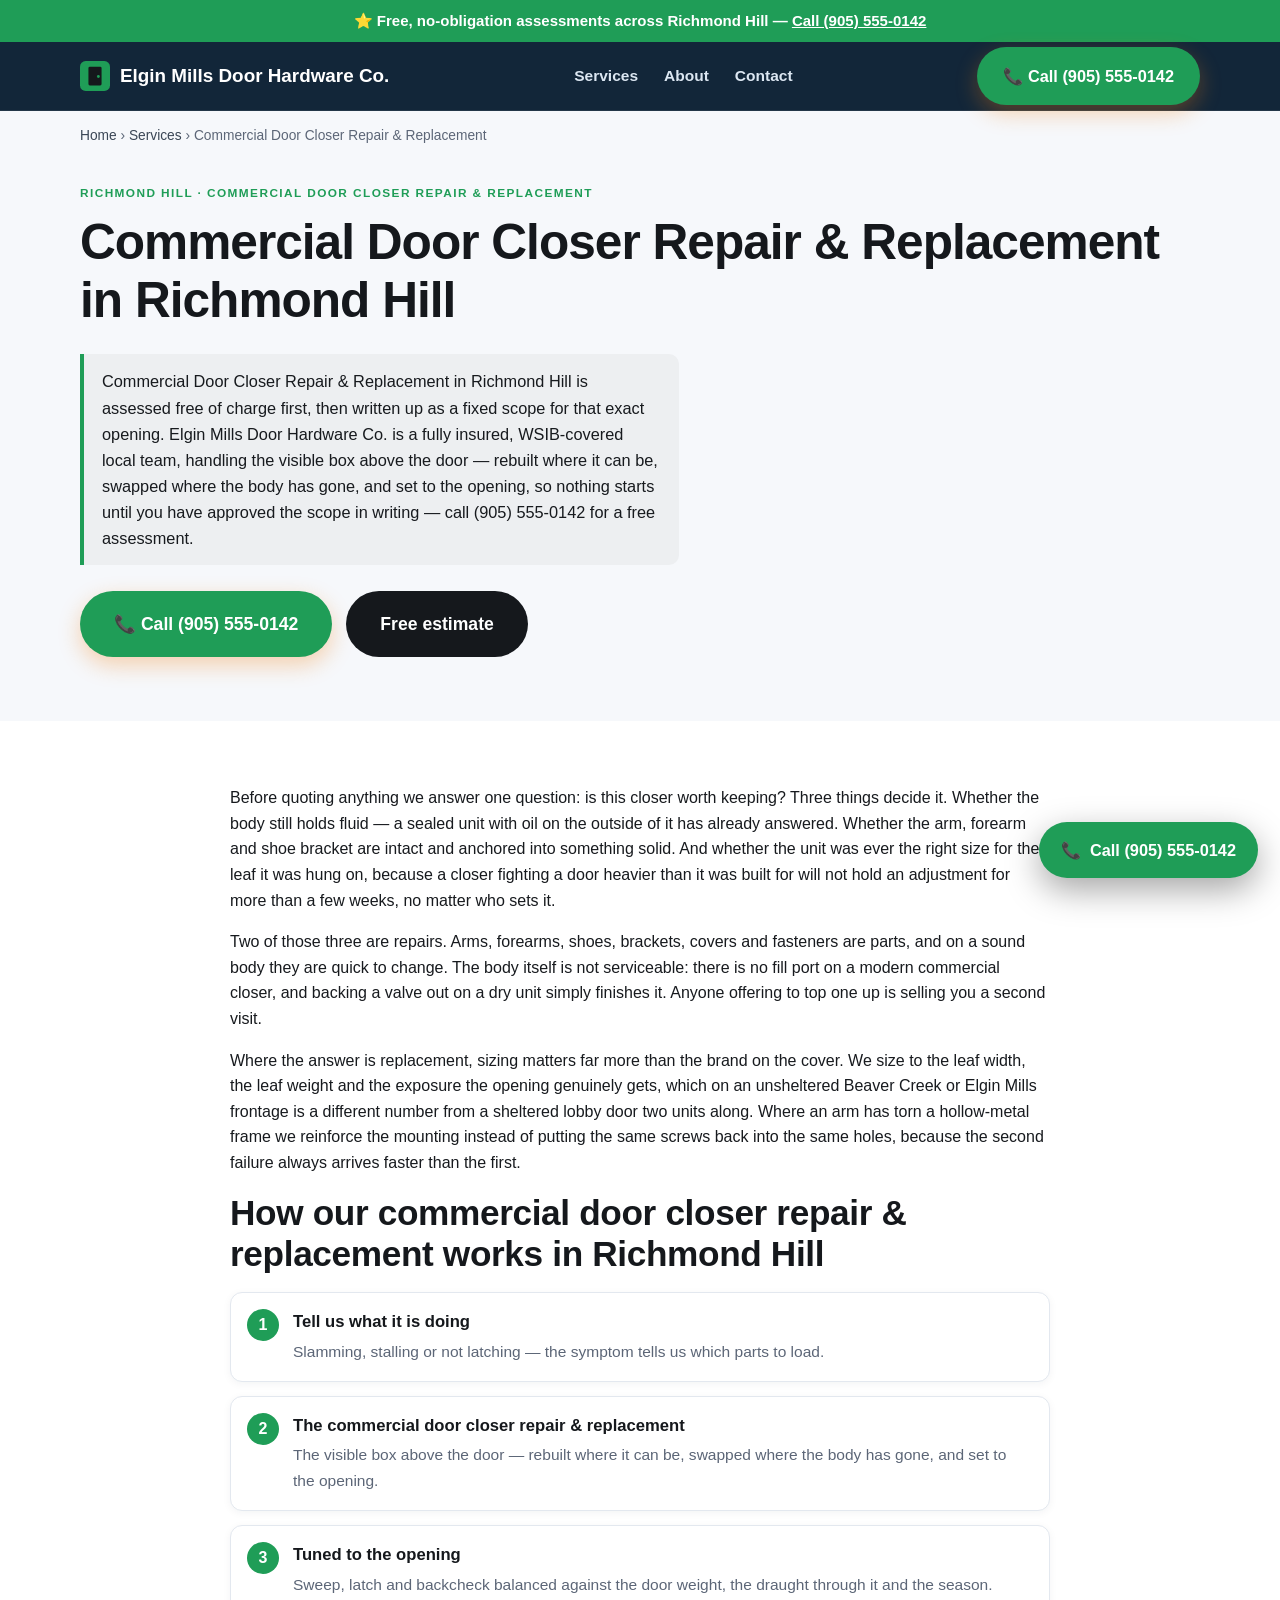
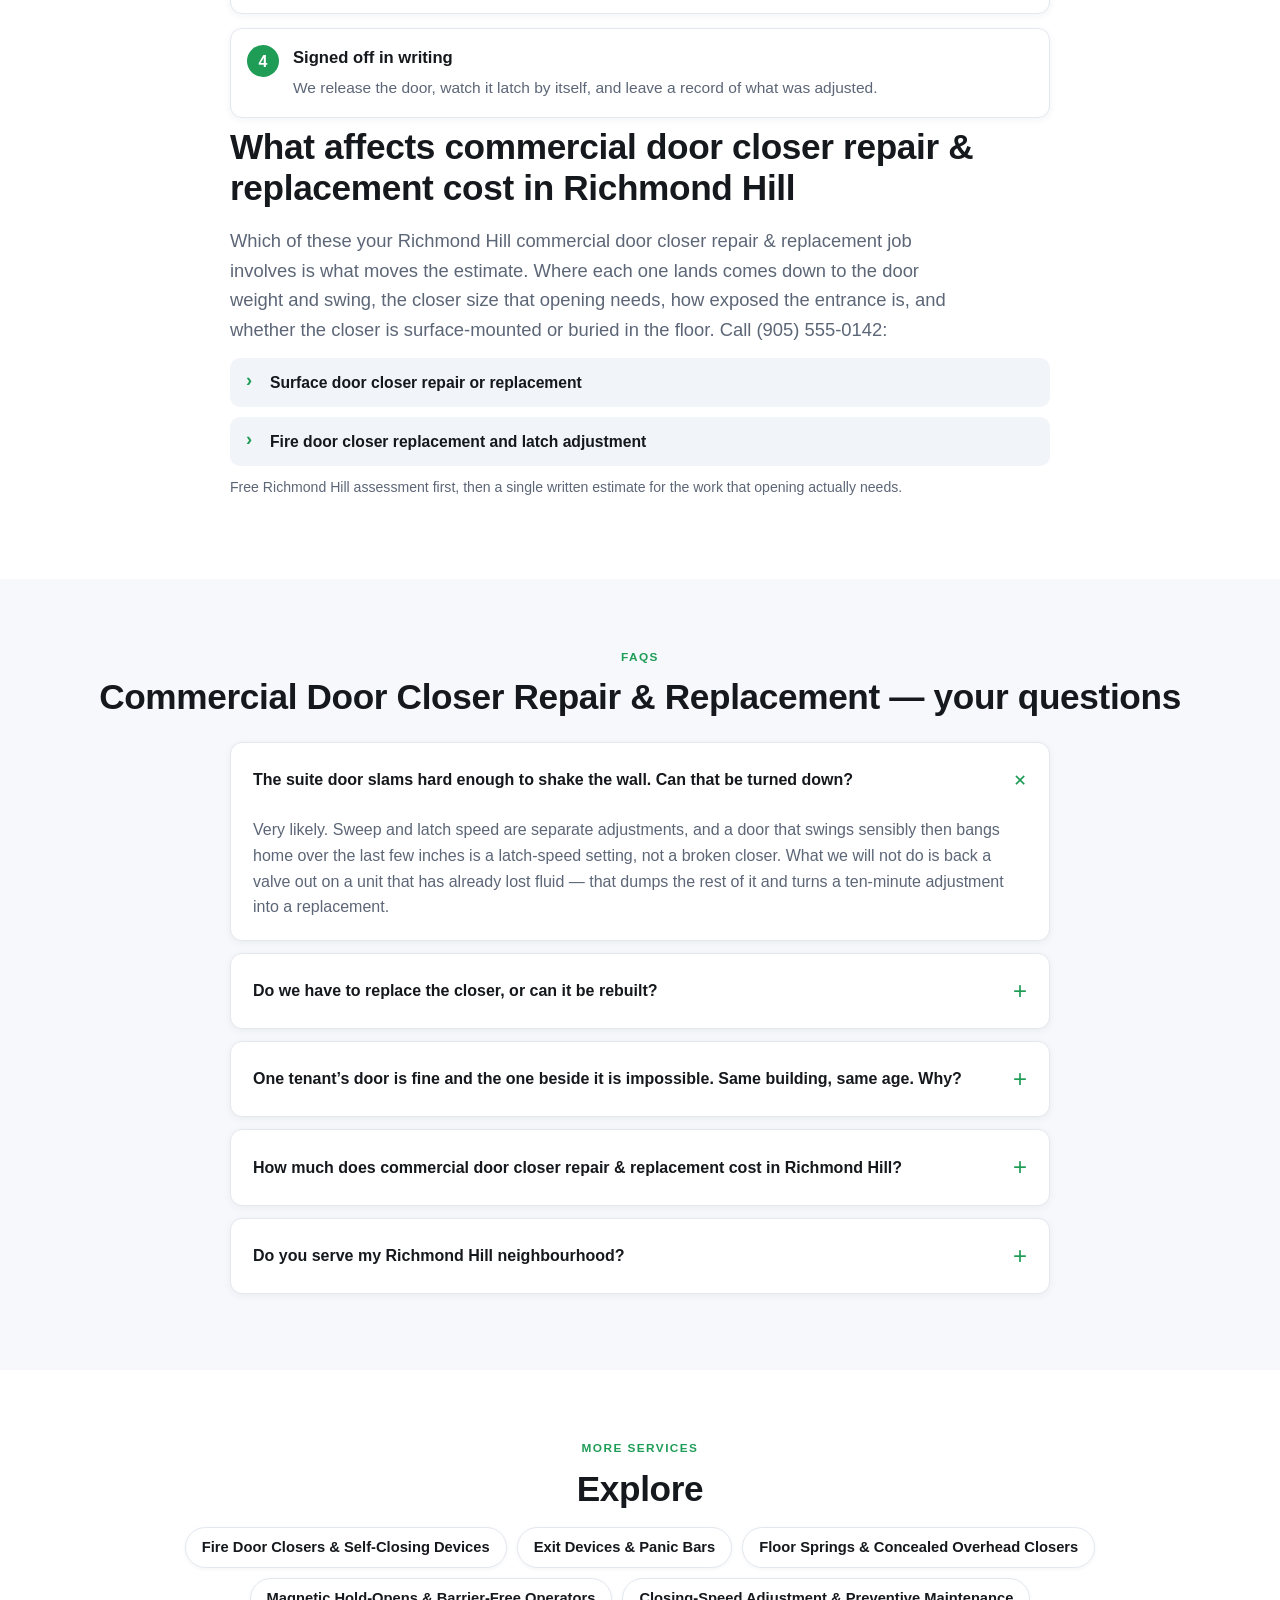
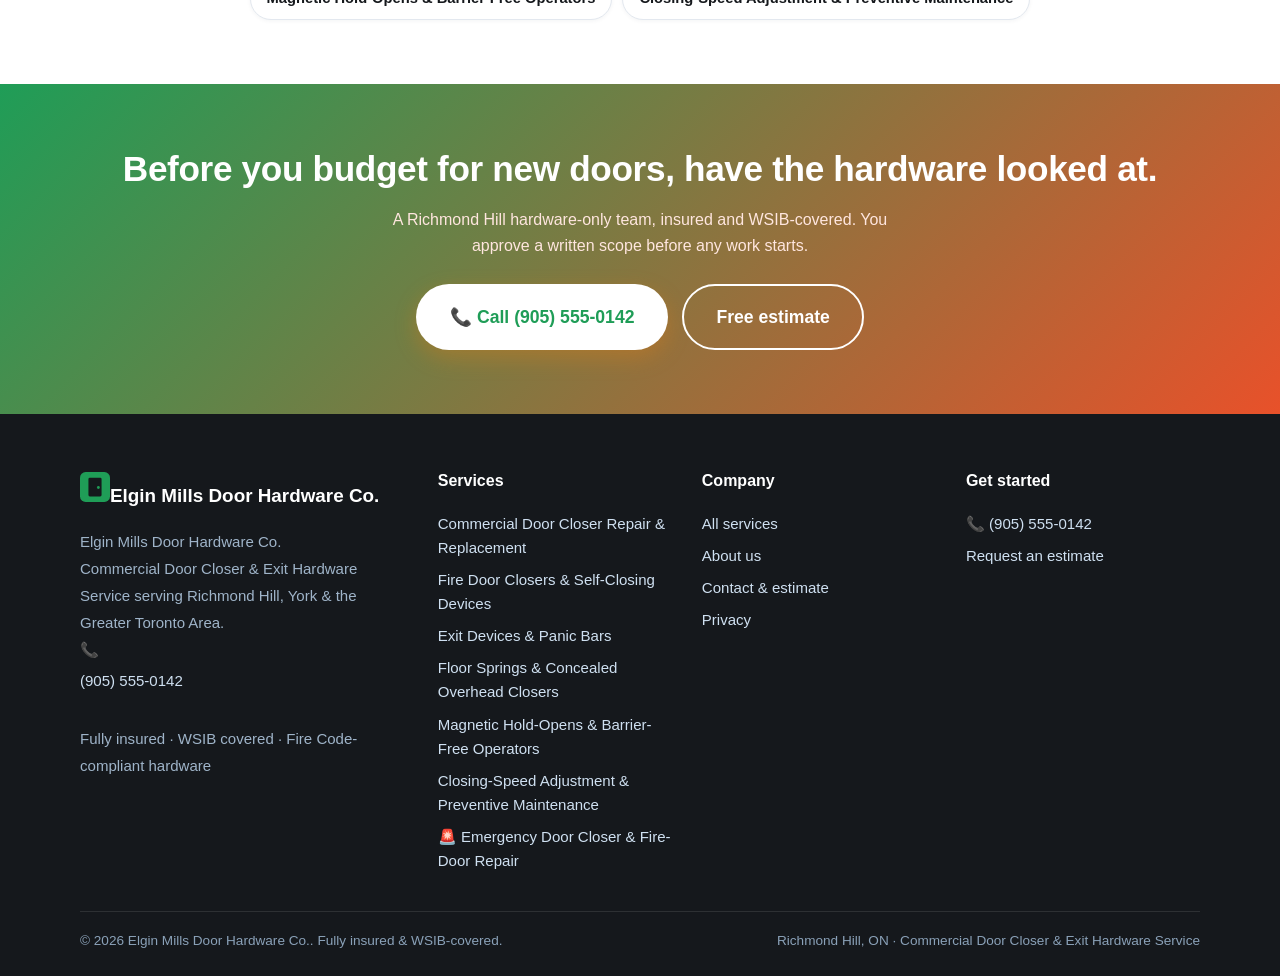
<file: services/door-closer-repair-replacement/index.html>
<!DOCTYPE html><html lang="en-CA"><head>
<meta charset="utf-8"><meta name="viewport" content="width=device-width, initial-scale=1, viewport-fit=cover">
<title>Commercial Door Closer Repair &amp; Replacement in Richmond Hill</title><meta name="description" content="Commercial Door Closer Repair &amp; Replacement in Richmond Hill, ON. The visible box above the door — rebuilt where it can be, swapped where the body has gone.">
<link rel="canonical" href="https://www.richmondhilldoorcloser.com/services/door-closer-repair-replacement/"><link rel="alternate" hreflang="en-CA" href="https://www.richmondhilldoorcloser.com/services/door-closer-repair-replacement/"><link rel="alternate" hreflang="x-default" href="https://www.richmondhilldoorcloser.com/services/door-closer-repair-replacement/">
<meta name="robots" content="index,follow,max-image-preview:large"><meta name="theme-color" content="#15181c">
<meta name="geo.region" content="CA-ON"><meta name="geo.placename" content="Richmond Hill"><meta name="geo.position" content="43.8828;-79.4403"><meta name="ICBM" content="43.8828, -79.4403">
<meta property="og:type" content="website"><meta property="og:site_name" content="Elgin Mills Door Hardware Co."><meta property="og:title" content="Commercial Door Closer Repair &amp; Replacement in Richmond Hill"><meta property="og:description" content="Commercial Door Closer Repair &amp; Replacement in Richmond Hill, ON. The visible box above the door — rebuilt where it can be, swapped where the body has gone."><meta property="og:url" content="https://www.richmondhilldoorcloser.com/services/door-closer-repair-replacement/">
<meta property="og:image" content="https://www.richmondhilldoorcloser.com/assets/og.png"><meta property="og:image:type" content="image/png"><meta property="og:image:width" content="1200"><meta property="og:image:height" content="630"><meta property="og:image:alt" content="Elgin Mills Door Hardware Co. — Commercial Door Closer &amp; Exit Hardware Service in Richmond Hill, ON"><meta property="og:locale" content="en_CA">
<meta name="twitter:card" content="summary_large_image"><meta name="twitter:title" content="Commercial Door Closer Repair &amp; Replacement in Richmond Hill"><meta name="twitter:description" content="Commercial Door Closer Repair &amp; Replacement in Richmond Hill, ON. The visible box above the door — rebuilt where it can be, swapped where the body has gone."><meta name="twitter:image" content="https://www.richmondhilldoorcloser.com/assets/og.png">
<link rel="icon" href="/assets/favicon.svg" type="image/svg+xml"><link rel="icon" href="/favicon.ico" sizes="32x32"><link rel="apple-touch-icon" href="/assets/apple-touch-icon.png">
<link rel="preload" href="/css/styles.css" as="style"><link rel="stylesheet" href="/css/styles.css">
<script type="application/ld+json">{"@context":"https://schema.org","@graph":[{"@type":"Organization","@id":"https://www.richmondhilldoorcloser.com/#org","name":"Elgin Mills Door Hardware Co.","url":"https://www.richmondhilldoorcloser.com/","logo":"https://www.richmondhilldoorcloser.com/assets/og.png","areaServed":{"@type":"City","name":"Richmond Hill"},"sameAs":["https://www.richmondhilldoorcloser.com/"]},{"@type":["HomeAndConstructionBusiness","LocalBusiness"],"@id":"https://www.richmondhilldoorcloser.com/#business","name":"Elgin Mills Door Hardware Co.","image":"https://www.richmondhilldoorcloser.com/assets/og.png","url":"https://www.richmondhilldoorcloser.com/","telephone":"+19055550142","paymentAccepted":"Cash, Cheque, Credit Card, Interac e-Transfer","parentOrganization":{"@id":"https://www.richmondhilldoorcloser.com/#org"},"brand":{"@id":"https://www.richmondhilldoorcloser.com/#org"},"description":"Commercial Door Closer & Exit Hardware Service in Richmond Hill, ON — Fully insured, WSIB covered, Fire Code-compliant hardware. Priority same-day/next-day urgent response.","address":{"@type":"PostalAddress","addressLocality":"Richmond Hill","addressRegion":"ON","addressCountry":"CA"},"geo":{"@type":"GeoCoordinates","latitude":43.8828,"longitude":-79.4403},"areaServed":[{"@type":"City","name":"Richmond Hill"},{"@type":"GeoShape","circle":"43.8828 -79.4403 20000"}],"sameAs":["https://www.richmondhilldoorcloser.com/"],"hasMap":"https://www.google.com/maps?q=Richmond%20Hill%2C%20ON%2C%20Canada","openingHoursSpecification":[{"@type":"OpeningHoursSpecification","dayOfWeek":["Monday","Tuesday","Wednesday","Thursday","Friday"],"opens":"07:00","closes":"18:00"},{"@type":"OpeningHoursSpecification","dayOfWeek":["Saturday"],"opens":"08:00","closes":"15:00"}],"knowsAbout":["commercial door closer & exit hardware service","door closer repair and replacement","fire door self-closing devices","exit and panic hardware","Ontario Fire Code door maintenance","cold-weather closer adjustment","commercial door closer repair & replacement","fire door closers & self-closing devices","exit devices & panic bars","floor springs & concealed overhead closers","magnetic hold-opens & barrier-free operators","closing-speed adjustment & preventive maintenance","Richmond Hill, ON service area"],"hasOfferCatalog":{"@type":"OfferCatalog","name":"Commercial Door Closer & Exit Hardware Service in Richmond Hill, ON","itemListElement":[{"@type":"Offer","itemOffered":{"@type":"Service","name":"Commercial Door Closer Repair & Replacement (Richmond Hill)","areaServed":{"@type":"City","name":"Richmond Hill"}}},{"@type":"Offer","itemOffered":{"@type":"Service","name":"Fire Door Closers & Self-Closing Devices (Richmond Hill)","areaServed":{"@type":"City","name":"Richmond Hill"}}},{"@type":"Offer","itemOffered":{"@type":"Service","name":"Exit Devices & Panic Bars (Richmond Hill)","areaServed":{"@type":"City","name":"Richmond Hill"}}},{"@type":"Offer","itemOffered":{"@type":"Service","name":"Floor Springs & Concealed Overhead Closers (Richmond Hill)","areaServed":{"@type":"City","name":"Richmond Hill"}}},{"@type":"Offer","itemOffered":{"@type":"Service","name":"Magnetic Hold-Opens & Barrier-Free Operators (Richmond Hill)","areaServed":{"@type":"City","name":"Richmond Hill"}}},{"@type":"Offer","itemOffered":{"@type":"Service","name":"Closing-Speed Adjustment & Preventive Maintenance (Richmond Hill)","areaServed":{"@type":"City","name":"Richmond Hill"}}}]}},{"@type":"Service","serviceType":"Commercial Door Closer Repair & Replacement","name":"Commercial Door Closer Repair & Replacement in Richmond Hill","description":"The visible box above the door — rebuilt where it can be, swapped where the body has gone, and set to the opening.","provider":{"@id":"https://www.richmondhilldoorcloser.com/#business"},"image":"https://www.richmondhilldoorcloser.com/assets/og.png","areaServed":{"@type":"City","name":"Richmond Hill"},"url":"https://www.richmondhilldoorcloser.com/services/door-closer-repair-replacement/"},{"@type":"BreadcrumbList","itemListElement":[{"@type":"ListItem","position":1,"name":"Home","item":"https://www.richmondhilldoorcloser.com/"},{"@type":"ListItem","position":2,"name":"Services","item":"https://www.richmondhilldoorcloser.com/services/"},{"@type":"ListItem","position":3,"name":"Commercial Door Closer Repair & Replacement","item":"https://www.richmondhilldoorcloser.com/services/door-closer-repair-replacement/"}]},{"@type":"FAQPage","mainEntity":[{"@type":"Question","name":"The suite door slams hard enough to shake the wall. Can that be turned down?","acceptedAnswer":{"@type":"Answer","text":"Very likely. Sweep and latch speed are separate adjustments, and a door that swings sensibly then bangs home over the last few inches is a latch-speed setting, not a broken closer. What we will not do is back a valve out on a unit that has already lost fluid — that dumps the rest of it and turns a ten-minute adjustment into a replacement."}},{"@type":"Question","name":"Do we have to replace the closer, or can it be rebuilt?","acceptedAnswer":{"@type":"Answer","text":"Modern commercial closers are sealed and are not rebuilt in the field. Arms, forearms, shoes, brackets and covers are all replaceable, so damage to any of those is a parts job. A cracked body, a stripped spindle or a unit that has leaked out is a replacement. We will tell you which one you are looking at before you commit to anything."}},{"@type":"Question","name":"One tenant’s door is fine and the one beside it is impossible. Same building, same age. Why?","acceptedAnswer":{"@type":"Answer","text":"Exposure and use, mostly. A unit facing an open parking lot on Elgin Mills takes wind loading that its neighbour under a canopy never sees, and a suite with steady foot traffic wears hardware far faster than one that opens twenty times a day. Doors also get fixed individually over the years, so two neighbouring openings are often carrying quite different hardware by now."}},{"@type":"Question","name":"How much does commercial door closer repair & replacement cost in Richmond Hill?","acceptedAnswer":{"@type":"Answer","text":"Closer repair here is quoted per door after a free look, because the same complaint — a door that will not latch — can be a two-minute valve adjustment or a unit that has to come off the wall. One written, fixed-scope estimate follows the assessment. Call (905) 555-0142."}},{"@type":"Question","name":"Do you serve my Richmond Hill neighbourhood?","acceptedAnswer":{"@type":"Answer","text":"Yes — we cover Richmond Hill including Mill Pond, Bayview Hill, Oak Ridges, Jefferson and the surrounding York area. Call (905) 555-0142 and we'll confirm scheduling for your street."}}]}]}</script>
</head><body><a class="skip" href="#main" style="position:absolute;left:-999px">Skip to content</a>
<div class="callstrip">⭐ Free, no-obligation assessments across Richmond Hill — <a href="tel:+19055550142">Call (905) 555-0142</a></div>
<header class="site"><div class="wrap nav"><a class="brand" href="/" aria-label="Elgin Mills Door Hardware Co. home"><svg width="30" height="30" viewBox="0 0 32 32" fill="none" aria-hidden="true"><rect width="32" height="32" rx="6" fill="#1f9d57"/><rect x="9" y="6" width="14" height="20" rx="1.5" fill="#15181c"/><circle cx="19.6" cy="16.5" r="1.5" fill="#1f9d57"/></svg>Elgin Mills Door Hardware Co.</a>
<nav class="nav-links" id="nav" aria-label="Main"><a href="/services/">Services</a><a href="/about/">About</a><a href="/contact/">Contact</a></nav>
<div class="nav-cta"><a class="btn btn-call" href="tel:+19055550142">📞 Call (905) 555-0142</a><button class="menu-btn" aria-label="Open menu" aria-expanded="false" aria-controls="nav"><span aria-hidden="true">☰</span></button></div>
</div></header><main id="main"><div class="wrap"><nav class="crumbs" aria-label="Breadcrumb"><a href="/">Home</a> › <a href="/services/">Services</a> › <span aria-current="page">Commercial Door Closer Repair &amp; Replacement</span></nav></div><section class="section" style="padding-top:18px"><div class="wrap"><span class="eyebrow">Richmond Hill · Commercial Door Closer Repair &amp; Replacement</span><h1>Commercial Door Closer Repair &amp; Replacement in Richmond Hill</h1><p class="answer-capsule" data-answer>Commercial Door Closer Repair &amp; Replacement in Richmond Hill is assessed free of charge first, then written up as a fixed scope for that exact opening. Elgin Mills Door Hardware Co. is a fully insured, WSIB-covered local team, handling the visible box above the door — rebuilt where it can be, swapped where the body has gone, and set to the opening, so nothing starts until you have approved the scope in writing — call (905) 555-0142 for a free assessment.</p><div class="hero-cta"><a class="btn btn-call btn-lg" href="tel:+19055550142">📞 Call (905) 555-0142</a><a class="btn btn-dark btn-lg" href="/contact/" data-book>Free estimate</a></div></div></section>
<section class="section alt"><div class="wrap" style="max-width:860px"><p>Before quoting anything we answer one question: is this closer worth keeping? Three things decide it. Whether the body still holds fluid — a sealed unit with oil on the outside of it has already answered. Whether the arm, forearm and shoe bracket are intact and anchored into something solid. And whether the unit was ever the right size for the leaf it was hung on, because a closer fighting a door heavier than it was built for will not hold an adjustment for more than a few weeks, no matter who sets it.</p><p>Two of those three are repairs. Arms, forearms, shoes, brackets, covers and fasteners are parts, and on a sound body they are quick to change. The body itself is not serviceable: there is no fill port on a modern commercial closer, and backing a valve out on a dry unit simply finishes it. Anyone offering to top one up is selling you a second visit.</p><p>Where the answer is replacement, sizing matters far more than the brand on the cover. We size to the leaf width, the leaf weight and the exposure the opening genuinely gets, which on an unsheltered Beaver Creek or Elgin Mills frontage is a different number from a sheltered lobby door two units along. Where an arm has torn a hollow-metal frame we reinforce the mounting instead of putting the same screws back into the same holes, because the second failure always arrives faster than the first.</p><h2>How our commercial door closer repair &amp; replacement works in Richmond Hill</h2><ol class="proc"><li><b>Tell us what it is doing</b><span>Slamming, stalling or not latching — the symptom tells us which parts to load.</span></li><li><b>The commercial door closer repair &amp; replacement</b><span>The visible box above the door — rebuilt where it can be, swapped where the body has gone, and set to the opening.</span></li><li><b>Tuned to the opening</b><span>Sweep, latch and backcheck balanced against the door weight, the draught through it and the season.</span></li><li><b>Signed off in writing</b><span>We release the door, watch it latch by itself, and leave a record of what was adjusted.</span></li></ol><h2>What affects commercial door closer repair &amp; replacement cost in Richmond Hill</h2><p class="lead" style="max-width:70ch;margin:0 0 14px">Which of these your Richmond Hill commercial door closer repair &amp; replacement job involves is what moves the estimate. Where each one lands comes down to the door weight and swing, the closer size that opening needs, how exposed the entrance is, and whether the closer is surface-mounted or buried in the floor. Call (905) 555-0142:</p><ul class="factors"><li><strong>Surface door closer repair or replacement</strong></li><li><strong>Fire door closer replacement and latch adjustment</strong></li></ul><p class="price-note">Free Richmond Hill assessment first, then a single written estimate for the work that opening actually needs.</p></div></section>
<section class="section"><div class="wrap center"><span class="eyebrow">FAQs</span><h2>Commercial Door Closer Repair &amp; Replacement — your questions</h2></div><div class="wrap" style="margin-top:24px"><div class="faq" style="max-width:820px;margin:0 auto"><details open><summary>The suite door slams hard enough to shake the wall. Can that be turned down?</summary><p>Very likely. Sweep and latch speed are separate adjustments, and a door that swings sensibly then bangs home over the last few inches is a latch-speed setting, not a broken closer. What we will not do is back a valve out on a unit that has already lost fluid — that dumps the rest of it and turns a ten-minute adjustment into a replacement.</p></details><details><summary>Do we have to replace the closer, or can it be rebuilt?</summary><p>Modern commercial closers are sealed and are not rebuilt in the field. Arms, forearms, shoes, brackets and covers are all replaceable, so damage to any of those is a parts job. A cracked body, a stripped spindle or a unit that has leaked out is a replacement. We will tell you which one you are looking at before you commit to anything.</p></details><details><summary>One tenant’s door is fine and the one beside it is impossible. Same building, same age. Why?</summary><p>Exposure and use, mostly. A unit facing an open parking lot on Elgin Mills takes wind loading that its neighbour under a canopy never sees, and a suite with steady foot traffic wears hardware far faster than one that opens twenty times a day. Doors also get fixed individually over the years, so two neighbouring openings are often carrying quite different hardware by now.</p></details><details><summary>How much does commercial door closer repair &amp; replacement cost in Richmond Hill?</summary><p>Closer repair here is quoted per door after a free look, because the same complaint — a door that will not latch — can be a two-minute valve adjustment or a unit that has to come off the wall. One written, fixed-scope estimate follows the assessment. Call (905) 555-0142.</p></details><details><summary>Do you serve my Richmond Hill neighbourhood?</summary><p>Yes — we cover Richmond Hill including Mill Pond, Bayview Hill, Oak Ridges, Jefferson and the surrounding York area. Call (905) 555-0142 and we&#39;ll confirm scheduling for your street.</p></details></div></div></section>
<section class="section alt"><div class="wrap center"><span class="eyebrow">More services</span><h2>Explore</h2><div class="chips" style="justify-content:center;margin-top:16px"><a class="chip" href="/services/fire-door-closers-fire-code/">Fire Door Closers &amp; Self-Closing Devices</a><a class="chip" href="/services/exit-devices-panic-bars/">Exit Devices &amp; Panic Bars</a><a class="chip" href="/services/concealed-floor-spring-closers/">Floor Springs &amp; Concealed Overhead Closers</a><a class="chip" href="/services/hold-opens-automatic-operators/">Magnetic Hold-Opens &amp; Barrier-Free Operators</a><a class="chip" href="/services/cold-weather-closer-adjustment/">Closing-Speed Adjustment &amp; Preventive Maintenance</a></div></div></section>
<section class="section cta-band"><div class="wrap"><h2>Before you budget for new doors, have the hardware looked at.</h2><p>A Richmond Hill hardware-only team, insured and WSIB-covered. You approve a written scope before any work starts.</p><div class="hero-cta" style="justify-content:center"><a class="btn btn-call btn-lg" href="tel:+19055550142">📞 Call (905) 555-0142</a><a class="btn btn-ghost btn-lg" href="/contact/" data-book>Free estimate</a></div></div></section></main><footer class="site"><div class="wrap"><div class="cols">
<div><a class="brand" href="/" aria-label="Elgin Mills Door Hardware Co. home"><svg width="30" height="30" viewBox="0 0 32 32" fill="none" aria-hidden="true"><rect width="32" height="32" rx="6" fill="#1f9d57"/><rect x="9" y="6" width="14" height="20" rx="1.5" fill="#15181c"/><circle cx="19.6" cy="16.5" r="1.5" fill="#1f9d57"/></svg>Elgin Mills Door Hardware Co.</a><address class="nap" style="font-style:normal">Elgin Mills Door Hardware Co.<br>Commercial Door Closer &amp; Exit Hardware Service serving Richmond Hill, York &amp; the Greater Toronto Area.<br>📞 <a href="tel:+19055550142">(905) 555-0142</a><br>Fully insured · WSIB covered · Fire Code-compliant hardware</address></div>
<div><h4>Services</h4><a href="/services/door-closer-repair-replacement/">Commercial Door Closer Repair &amp; Replacement</a><a href="/services/fire-door-closers-fire-code/">Fire Door Closers &amp; Self-Closing Devices</a><a href="/services/exit-devices-panic-bars/">Exit Devices &amp; Panic Bars</a><a href="/services/concealed-floor-spring-closers/">Floor Springs &amp; Concealed Overhead Closers</a><a href="/services/hold-opens-automatic-operators/">Magnetic Hold-Opens &amp; Barrier-Free Operators</a><a href="/services/cold-weather-closer-adjustment/">Closing-Speed Adjustment &amp; Preventive Maintenance</a><a href="/services/emergency-door-closer-repair/">🚨 Emergency Door Closer &amp; Fire-Door Repair</a></div>
<div><h4>Company</h4><a href="/services/">All services</a><a href="/about/">About us</a><a href="/contact/">Contact &amp; estimate</a><a href="/privacy/">Privacy</a></div>
<div><h4>Get started</h4><a href="tel:+19055550142">📞 (905) 555-0142</a><a href="/contact/" data-book>Request an estimate</a></div>
</div><div class="legal"><span>© 2026 Elgin Mills Door Hardware Co.. Fully insured &amp; WSIB-covered.</span><span>Richmond Hill, ON · Commercial Door Closer &amp; Exit Hardware Service</span></div></div></footer><a class="fab-call" href="tel:+19055550142" aria-label="Call Elgin Mills Door Hardware Co."><span aria-hidden="true">📞</span> Call (905) 555-0142</a>
<div class="callbar"><a class="btn btn-call" href="tel:+19055550142">📞 Call now</a><a class="btn btn-dark" href="/contact/" data-book>Free estimate</a></div>
<script src="/js/main.js" defer></script></body></html>
</file>
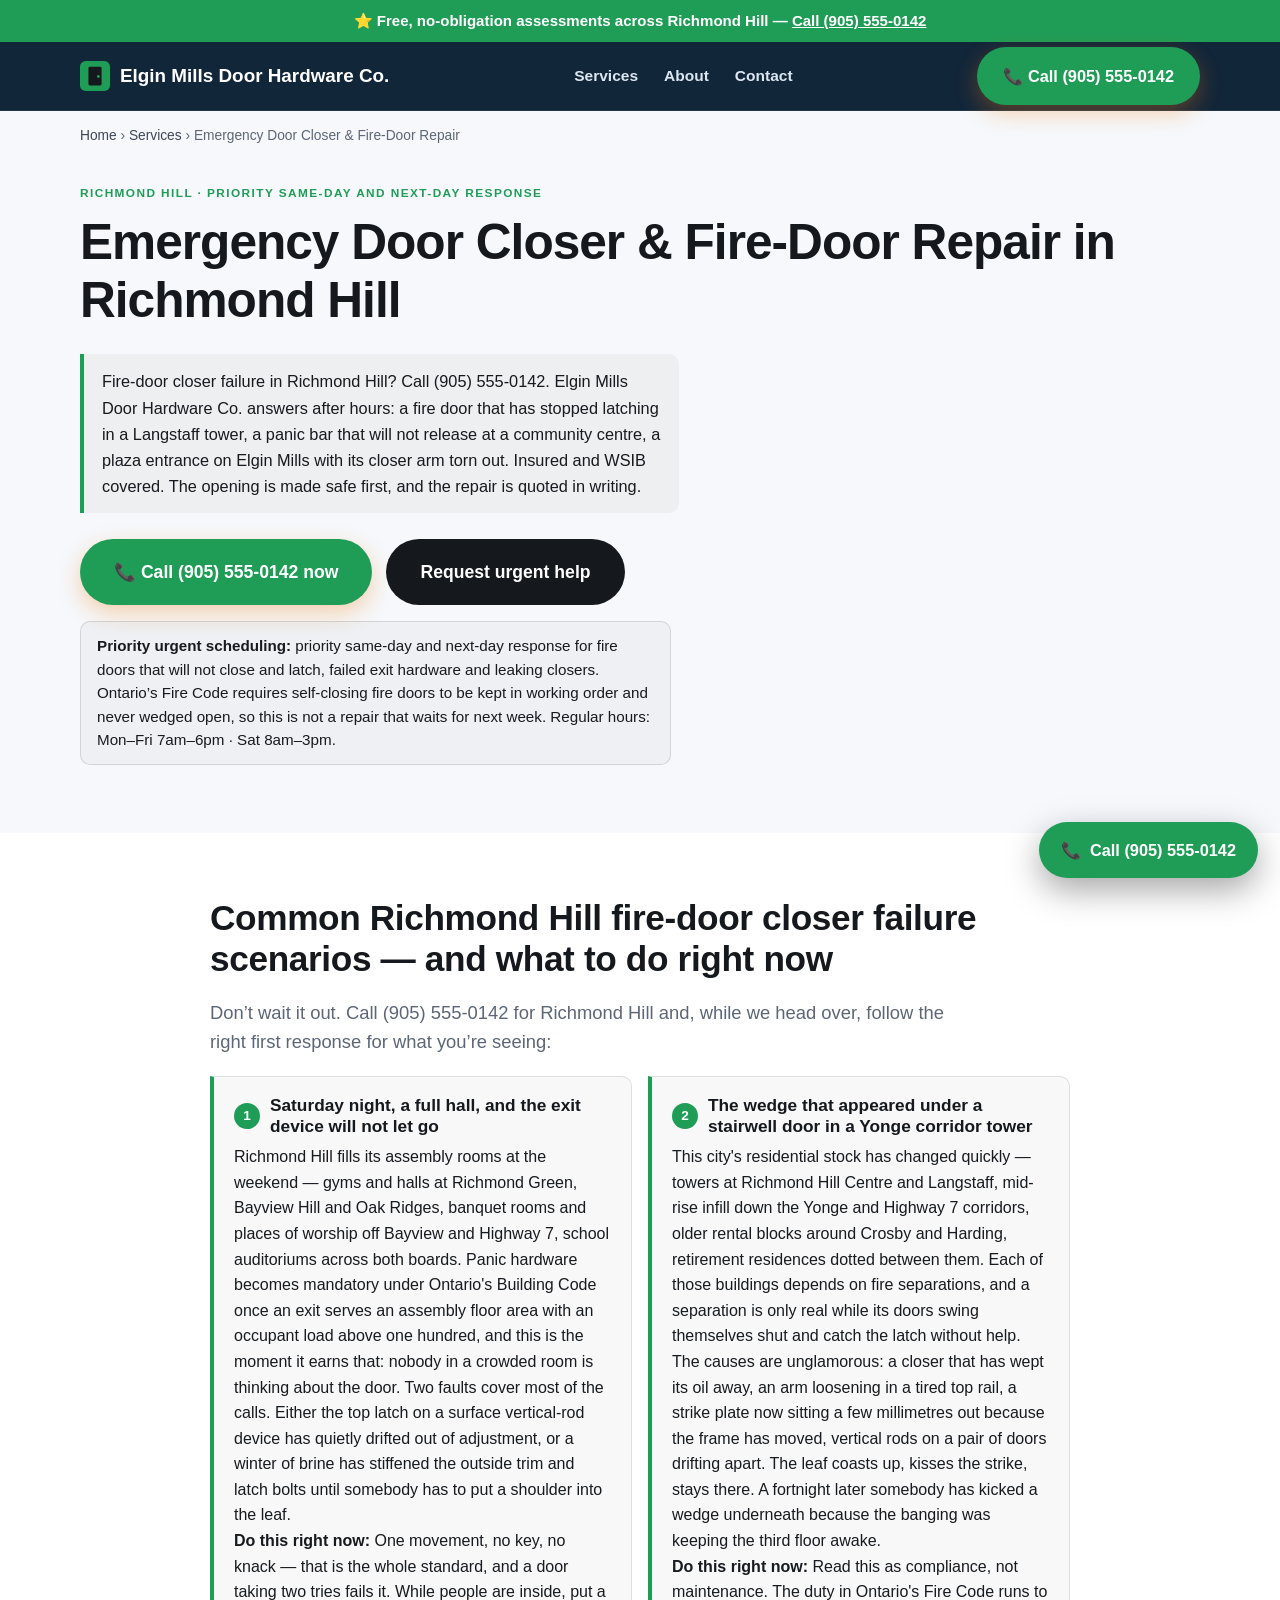
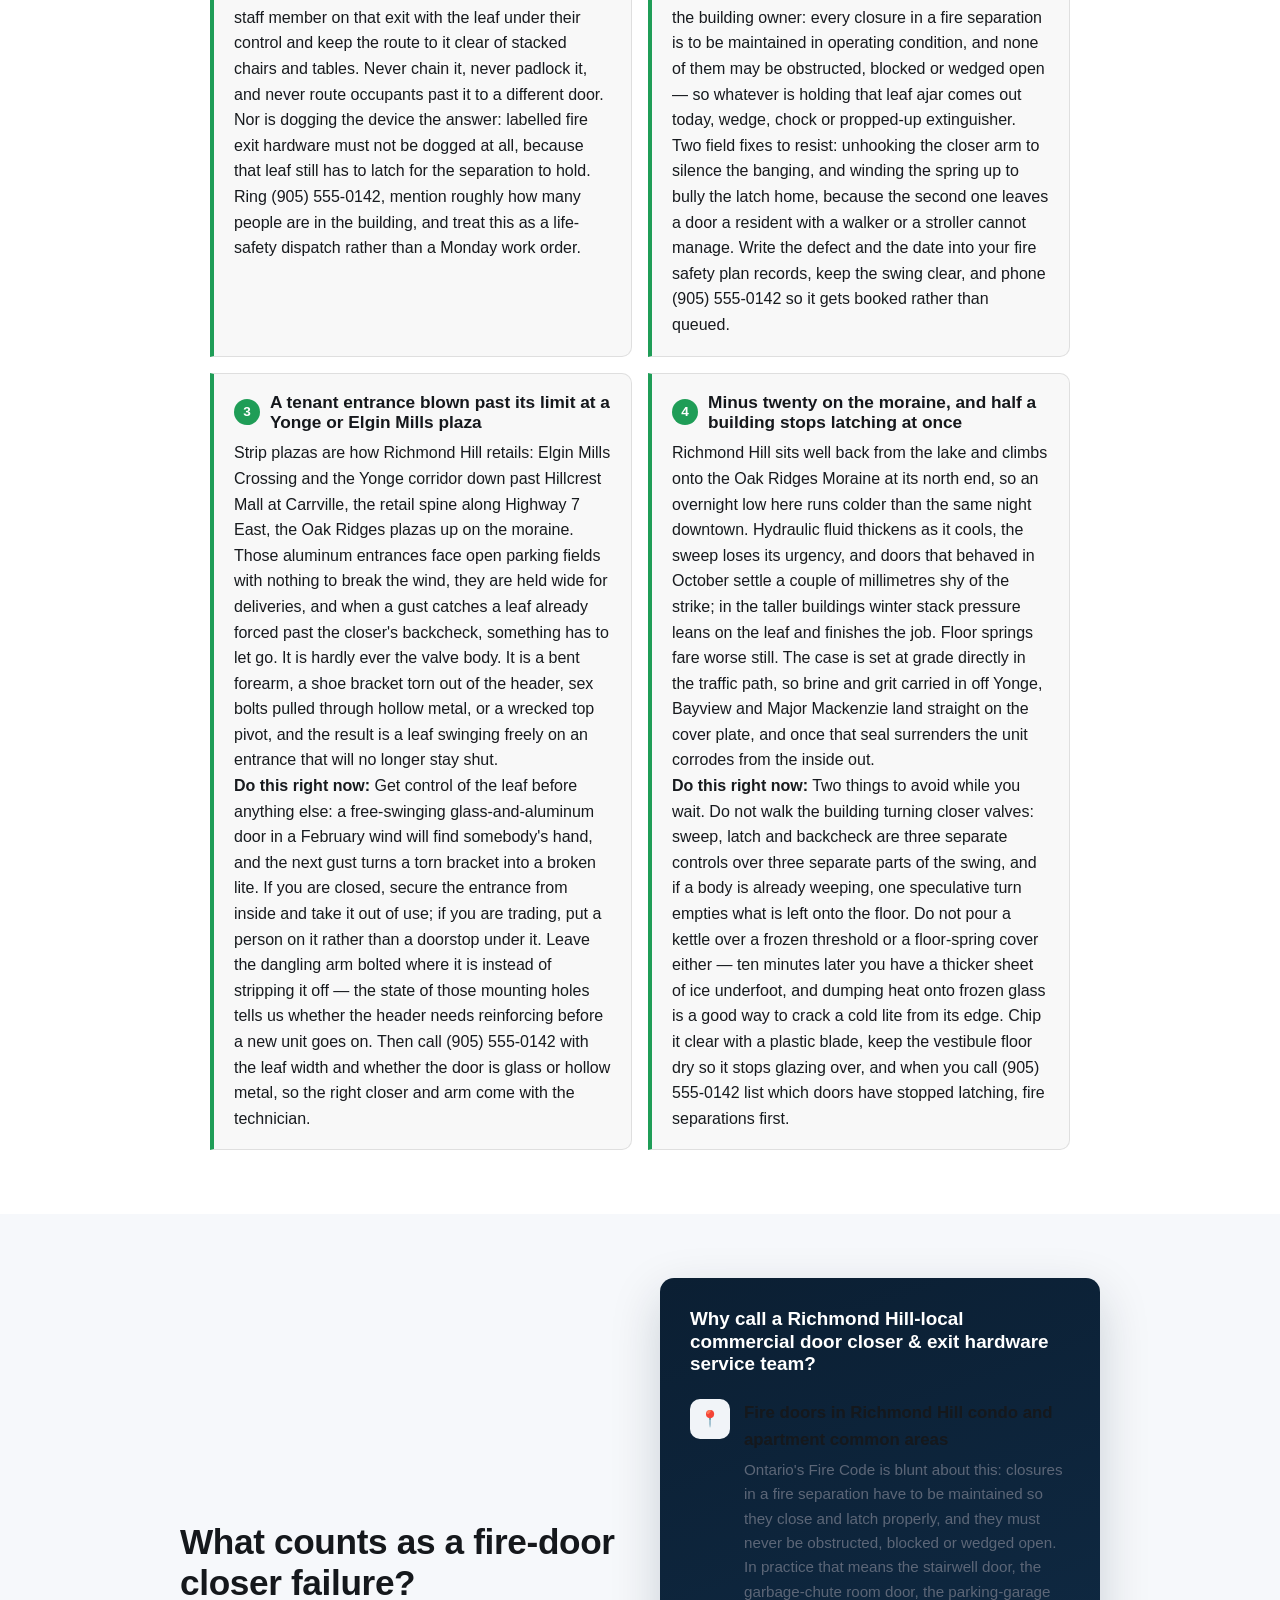
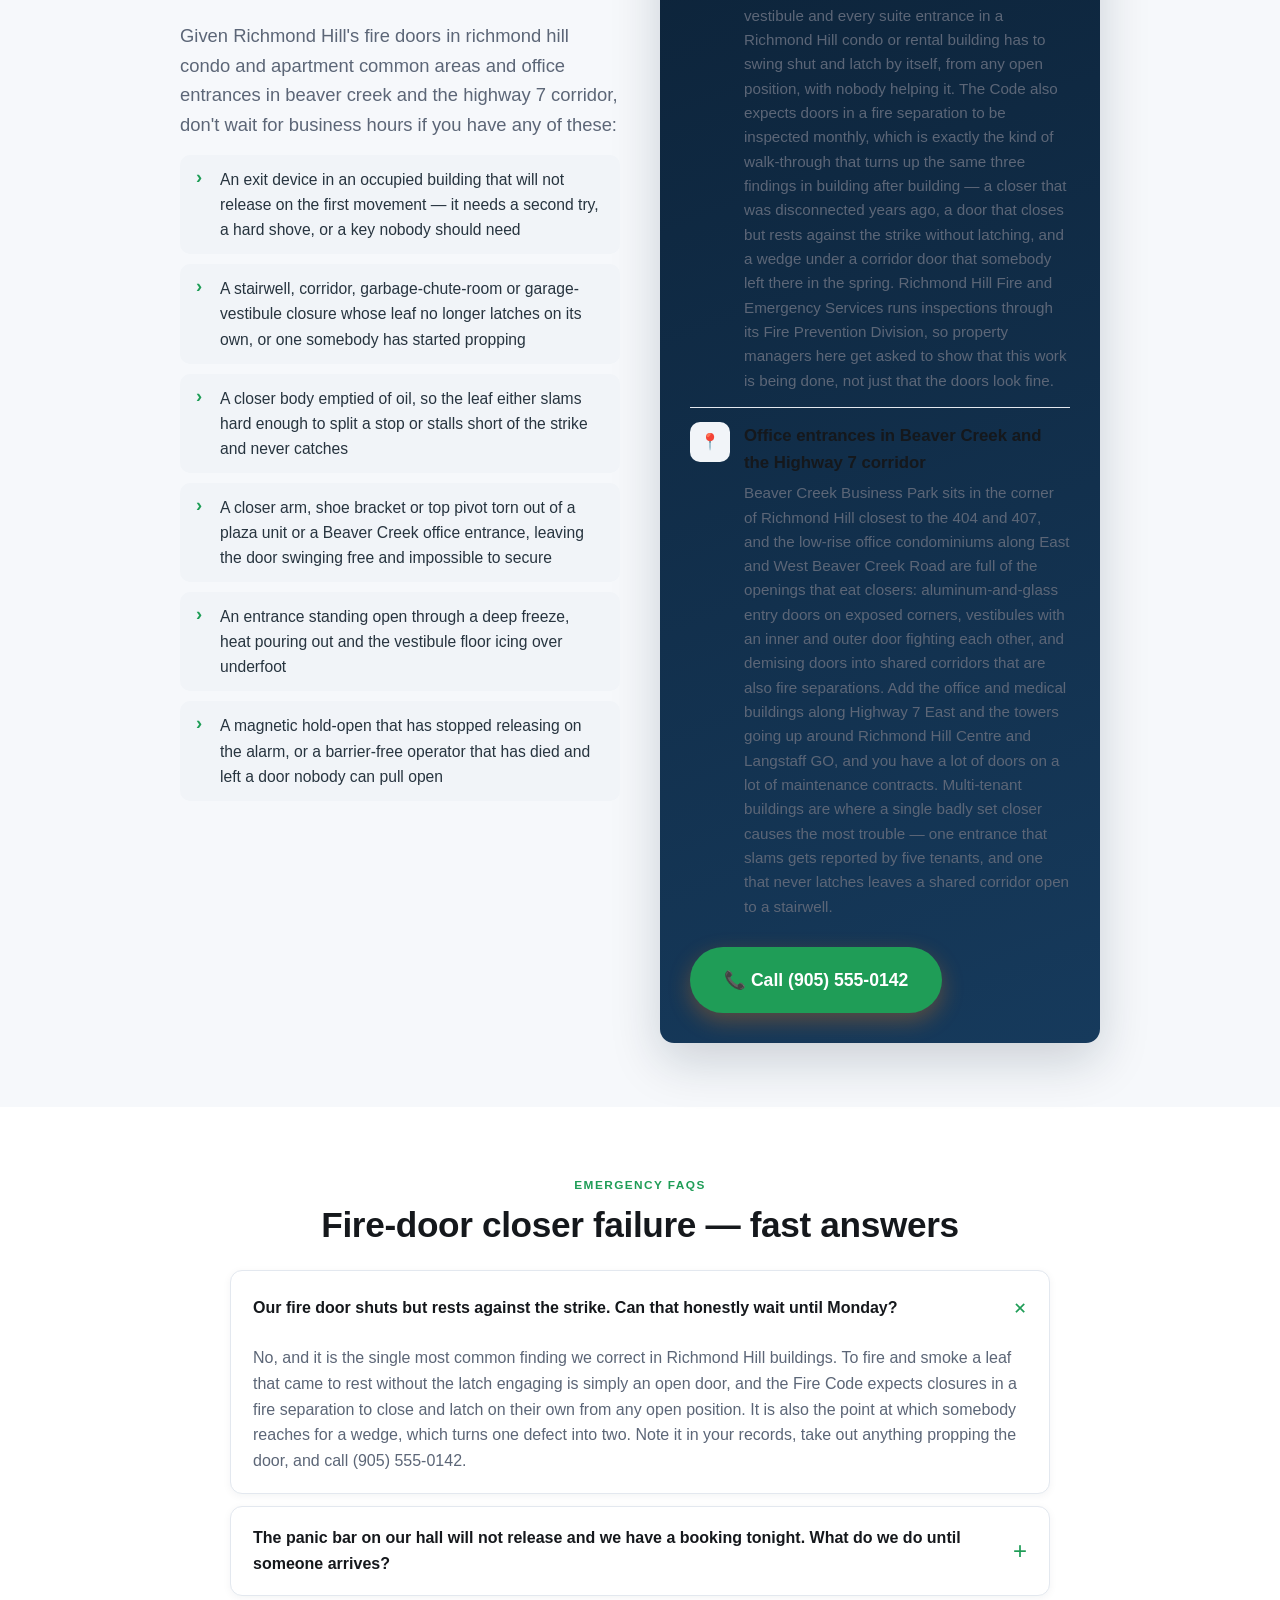
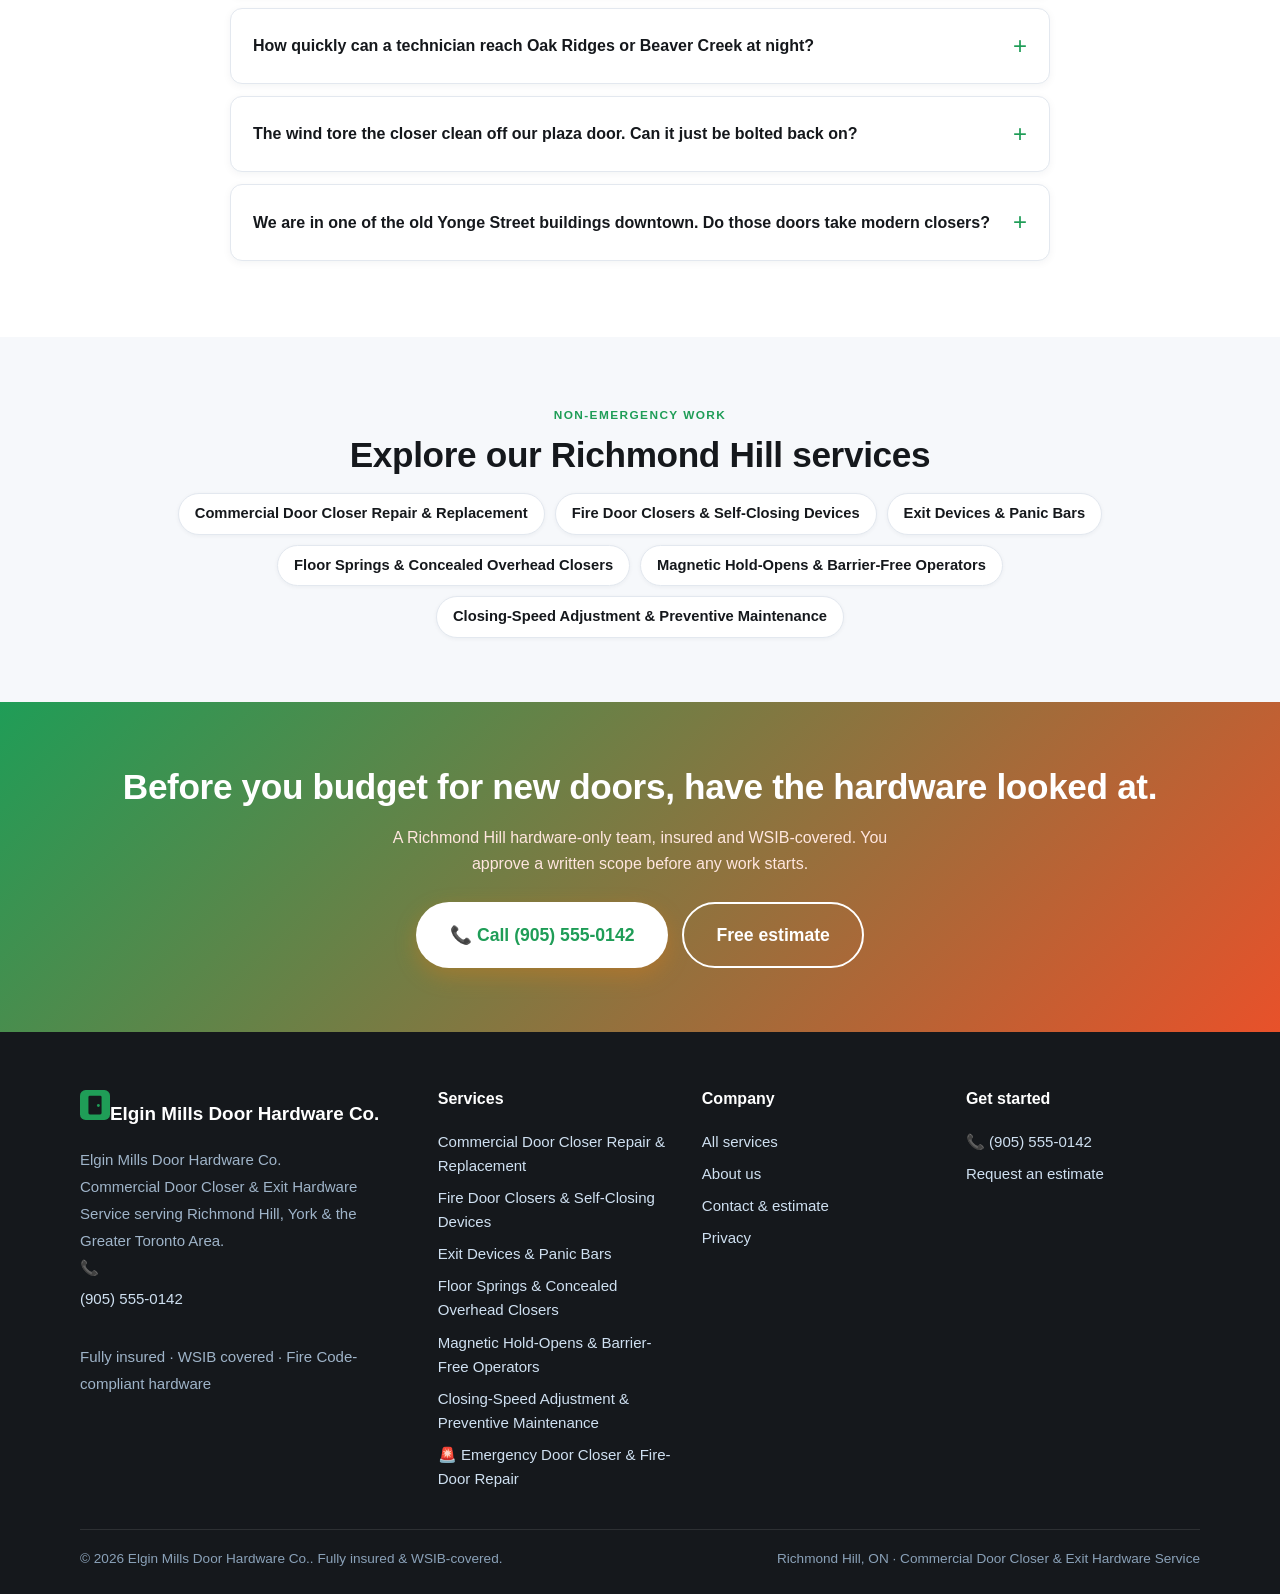
<file: services/emergency-door-closer-repair/index.html>
<!DOCTYPE html><html lang="en-CA"><head>
<meta charset="utf-8"><meta name="viewport" content="width=device-width, initial-scale=1, viewport-fit=cover">
<title>Emergency Door Closer &amp; Fire-Door Repair in Richmond Hill</title><meta name="description" content="Fire-door closer failure in Richmond Hill? Emergency Door Closer &amp; Fire-Door Repair — priority same-day and next-day response.">
<link rel="canonical" href="https://www.richmondhilldoorcloser.com/services/emergency-door-closer-repair/"><link rel="alternate" hreflang="en-CA" href="https://www.richmondhilldoorcloser.com/services/emergency-door-closer-repair/"><link rel="alternate" hreflang="x-default" href="https://www.richmondhilldoorcloser.com/services/emergency-door-closer-repair/">
<meta name="robots" content="index,follow,max-image-preview:large"><meta name="theme-color" content="#15181c">
<meta name="geo.region" content="CA-ON"><meta name="geo.placename" content="Richmond Hill"><meta name="geo.position" content="43.8828;-79.4403"><meta name="ICBM" content="43.8828, -79.4403">
<meta property="og:type" content="website"><meta property="og:site_name" content="Elgin Mills Door Hardware Co."><meta property="og:title" content="Emergency Door Closer &amp; Fire-Door Repair in Richmond Hill"><meta property="og:description" content="Fire-door closer failure in Richmond Hill? Emergency Door Closer &amp; Fire-Door Repair — priority same-day and next-day response."><meta property="og:url" content="https://www.richmondhilldoorcloser.com/services/emergency-door-closer-repair/">
<meta property="og:image" content="https://www.richmondhilldoorcloser.com/assets/og.png"><meta property="og:image:type" content="image/png"><meta property="og:image:width" content="1200"><meta property="og:image:height" content="630"><meta property="og:image:alt" content="Elgin Mills Door Hardware Co. — Commercial Door Closer &amp; Exit Hardware Service in Richmond Hill, ON"><meta property="og:locale" content="en_CA">
<meta name="twitter:card" content="summary_large_image"><meta name="twitter:title" content="Emergency Door Closer &amp; Fire-Door Repair in Richmond Hill"><meta name="twitter:description" content="Fire-door closer failure in Richmond Hill? Emergency Door Closer &amp; Fire-Door Repair — priority same-day and next-day response."><meta name="twitter:image" content="https://www.richmondhilldoorcloser.com/assets/og.png">
<link rel="icon" href="/assets/favicon.svg" type="image/svg+xml"><link rel="icon" href="/favicon.ico" sizes="32x32"><link rel="apple-touch-icon" href="/assets/apple-touch-icon.png">
<link rel="preload" href="/css/styles.css" as="style"><link rel="stylesheet" href="/css/styles.css">
<script type="application/ld+json">{"@context":"https://schema.org","@graph":[{"@type":"Organization","@id":"https://www.richmondhilldoorcloser.com/#org","name":"Elgin Mills Door Hardware Co.","url":"https://www.richmondhilldoorcloser.com/","logo":"https://www.richmondhilldoorcloser.com/assets/og.png","areaServed":{"@type":"City","name":"Richmond Hill"},"sameAs":["https://www.richmondhilldoorcloser.com/"]},{"@type":["HomeAndConstructionBusiness","LocalBusiness"],"@id":"https://www.richmondhilldoorcloser.com/#business","name":"Elgin Mills Door Hardware Co.","image":"https://www.richmondhilldoorcloser.com/assets/og.png","url":"https://www.richmondhilldoorcloser.com/","telephone":"+19055550142","paymentAccepted":"Cash, Cheque, Credit Card, Interac e-Transfer","parentOrganization":{"@id":"https://www.richmondhilldoorcloser.com/#org"},"brand":{"@id":"https://www.richmondhilldoorcloser.com/#org"},"description":"Commercial Door Closer & Exit Hardware Service in Richmond Hill, ON — Fully insured, WSIB covered, Fire Code-compliant hardware. Priority same-day/next-day urgent response.","address":{"@type":"PostalAddress","addressLocality":"Richmond Hill","addressRegion":"ON","addressCountry":"CA"},"geo":{"@type":"GeoCoordinates","latitude":43.8828,"longitude":-79.4403},"areaServed":[{"@type":"City","name":"Richmond Hill"},{"@type":"GeoShape","circle":"43.8828 -79.4403 20000"}],"sameAs":["https://www.richmondhilldoorcloser.com/"],"hasMap":"https://www.google.com/maps?q=Richmond%20Hill%2C%20ON%2C%20Canada","openingHoursSpecification":[{"@type":"OpeningHoursSpecification","dayOfWeek":["Monday","Tuesday","Wednesday","Thursday","Friday"],"opens":"07:00","closes":"18:00"},{"@type":"OpeningHoursSpecification","dayOfWeek":["Saturday"],"opens":"08:00","closes":"15:00"}],"knowsAbout":["commercial door closer & exit hardware service","door closer repair and replacement","fire door self-closing devices","exit and panic hardware","Ontario Fire Code door maintenance","cold-weather closer adjustment","commercial door closer repair & replacement","fire door closers & self-closing devices","exit devices & panic bars","floor springs & concealed overhead closers","magnetic hold-opens & barrier-free operators","closing-speed adjustment & preventive maintenance","Richmond Hill, ON service area"],"hasOfferCatalog":{"@type":"OfferCatalog","name":"Commercial Door Closer & Exit Hardware Service in Richmond Hill, ON","itemListElement":[{"@type":"Offer","itemOffered":{"@type":"Service","name":"Commercial Door Closer Repair & Replacement (Richmond Hill)","areaServed":{"@type":"City","name":"Richmond Hill"}}},{"@type":"Offer","itemOffered":{"@type":"Service","name":"Fire Door Closers & Self-Closing Devices (Richmond Hill)","areaServed":{"@type":"City","name":"Richmond Hill"}}},{"@type":"Offer","itemOffered":{"@type":"Service","name":"Exit Devices & Panic Bars (Richmond Hill)","areaServed":{"@type":"City","name":"Richmond Hill"}}},{"@type":"Offer","itemOffered":{"@type":"Service","name":"Floor Springs & Concealed Overhead Closers (Richmond Hill)","areaServed":{"@type":"City","name":"Richmond Hill"}}},{"@type":"Offer","itemOffered":{"@type":"Service","name":"Magnetic Hold-Opens & Barrier-Free Operators (Richmond Hill)","areaServed":{"@type":"City","name":"Richmond Hill"}}},{"@type":"Offer","itemOffered":{"@type":"Service","name":"Closing-Speed Adjustment & Preventive Maintenance (Richmond Hill)","areaServed":{"@type":"City","name":"Richmond Hill"}}}]}},{"@type":"Service","serviceType":"Emergency Door Closer & Fire-Door Repair","name":"Emergency Door Closer & Fire-Door Repair in Richmond Hill","description":"priority same-day and next-day response for commercial door closer & exit hardware service emergencies in Richmond Hill, ON — Fully insured, WSIB covered, Fire Code-compliant hardware.","provider":{"@id":"https://www.richmondhilldoorcloser.com/#business"},"image":"https://www.richmondhilldoorcloser.com/assets/og.png","areaServed":{"@type":"City","name":"Richmond Hill"},"url":"https://www.richmondhilldoorcloser.com/services/emergency-door-closer-repair/","hoursAvailable":{"@type":"OpeningHoursSpecification","dayOfWeek":["Monday","Tuesday","Wednesday","Thursday","Friday"],"opens":"07:00","closes":"18:00"}},{"@type":"BreadcrumbList","itemListElement":[{"@type":"ListItem","position":1,"name":"Home","item":"https://www.richmondhilldoorcloser.com/"},{"@type":"ListItem","position":2,"name":"Services","item":"https://www.richmondhilldoorcloser.com/services/"},{"@type":"ListItem","position":3,"name":"Emergency Door Closer & Fire-Door Repair","item":"https://www.richmondhilldoorcloser.com/services/emergency-door-closer-repair/"}]},{"@type":"FAQPage","mainEntity":[{"@type":"Question","name":"Our fire door shuts but rests against the strike. Can that honestly wait until Monday?","acceptedAnswer":{"@type":"Answer","text":"No, and it is the single most common finding we correct in Richmond Hill buildings. To fire and smoke a leaf that came to rest without the latch engaging is simply an open door, and the Fire Code expects closures in a fire separation to close and latch on their own from any open position. It is also the point at which somebody reaches for a wedge, which turns one defect into two. Note it in your records, take out anything propping the door, and call (905) 555-0142."}},{"@type":"Question","name":"The panic bar on our hall will not release and we have a booking tonight. What do we do until someone arrives?","acceptedAnswer":{"@type":"Answer","text":"Post a staff member at that exit with the door under their control, keep the path to it clear, and do not chain, padlock or block it — an exit that cannot be opened in one motion is a life-safety failure, not an inconvenience. Do not dog a fire-rated device down as a workaround either. When you ring (905) 555-0142, say roughly how many people are in the room and whether the device is a single rim unit or vertical rods on a pair of doors."}},{"@type":"Question","name":"How quickly can a technician reach Oak Ridges or Beaver Creek at night?","acceptedAnswer":{"@type":"Answer","text":"We will not quote a number of minutes we cannot stand behind — where the on-call technician happens to be, what the weather is doing to Yonge and the 404, and how many other Richmond Hill openings are unsafe that night all decide it. What you will get on the phone is an honest arrival window, the right first response for what you are seeing, and a straight answer about priority: exits that will not release and fire separations that will not latch go to the top of the board."}},{"@type":"Question","name":"The wind tore the closer clean off our plaza door. Can it just be bolted back on?","acceptedAnswer":{"@type":"Answer","text":"Sometimes, but rarely as it was. When an arm or shoe pulls out, the fasteners usually take part of a hollow-metal header or an aluminum stile with them, so putting the same unit back into the same torn holes buys you until the next gust. We check whether the header needs reinforcing, whether the closer was correctly sized for an exposed entrance in the first place, and whether the top pivot survived, then set the unit for the opening rather than the catalogue."}},{"@type":"Question","name":"We are in one of the old Yonge Street buildings downtown. Do those doors take modern closers?","acceptedAnswer":{"@type":"Answer","text":"Usually yes, with templating. The Village Core between Major Mackenzie and Crosby has stock going back to the 1840s, and the entrances there are their own puzzle — narrow leaves, transoms over the door, frames that have moved a century's worth, flats above the shop that make the stair door a fire separation. We measure the existing prep before ordering anything and reinforce where a modern unit would otherwise pull straight out of old timber."}}]}]}</script>
</head><body><a class="skip" href="#main" style="position:absolute;left:-999px">Skip to content</a>
<div class="callstrip">⭐ Free, no-obligation assessments across Richmond Hill — <a href="tel:+19055550142">Call (905) 555-0142</a></div>
<header class="site"><div class="wrap nav"><a class="brand" href="/" aria-label="Elgin Mills Door Hardware Co. home"><svg width="30" height="30" viewBox="0 0 32 32" fill="none" aria-hidden="true"><rect width="32" height="32" rx="6" fill="#1f9d57"/><rect x="9" y="6" width="14" height="20" rx="1.5" fill="#15181c"/><circle cx="19.6" cy="16.5" r="1.5" fill="#1f9d57"/></svg>Elgin Mills Door Hardware Co.</a>
<nav class="nav-links" id="nav" aria-label="Main"><a href="/services/">Services</a><a href="/about/">About</a><a href="/contact/">Contact</a></nav>
<div class="nav-cta"><a class="btn btn-call" href="tel:+19055550142">📞 Call (905) 555-0142</a><button class="menu-btn" aria-label="Open menu" aria-expanded="false" aria-controls="nav"><span aria-hidden="true">☰</span></button></div>
</div></header><main id="main"><div class="wrap"><nav class="crumbs" aria-label="Breadcrumb"><a href="/">Home</a> › <a href="/services/">Services</a> › <span aria-current="page">Emergency Door Closer &amp; Fire-Door Repair</span></nav></div><section class="section emg-hero" style="padding-top:18px"><div class="wrap"><span class="eyebrow">Richmond Hill · priority same-day and next-day response</span><h1>Emergency Door Closer &amp; Fire-Door Repair in Richmond Hill</h1><p class="answer-capsule" data-answer>Fire-door closer failure in Richmond Hill? Call (905) 555-0142. Elgin Mills Door Hardware Co. answers after hours: a fire door that has stopped latching in a Langstaff tower, a panic bar that will not release at a community centre, a plaza entrance on Elgin Mills with its closer arm torn out. Insured and WSIB covered. The opening is made safe first, and the repair is quoted in writing.</p><div class="hero-cta"><a class="btn btn-call btn-lg" href="tel:+19055550142">📞 Call (905) 555-0142 now</a><a class="btn btn-dark btn-lg" href="/contact/" data-book>Request urgent help</a></div><div class="emg-hours"><strong>Priority urgent scheduling:</strong> priority same-day and next-day response for fire doors that will not close and latch, failed exit hardware and leaking closers. Ontario’s Fire Code requires self-closing fire doors to be kept in working order and never wedged open, so this is not a repair that waits for next week. Regular hours: Mon–Fri 7am–6pm · Sat 8am–3pm.</div></div></section>
<section class="section alt"><div class="wrap" style="max-width:900px"><h2>Common Richmond Hill fire-door closer failure scenarios — and what to do right now</h2><p class="lead" style="max-width:72ch">Don’t wait it out. Call (905) 555-0142 for Richmond Hill and, while we head over, follow the right first response for what you’re seeing:</p><div class="emg-grid"><div class="emg-card"><h3><span class="emg-num" aria-hidden="true">1</span> Saturday night, a full hall, and the exit device will not let go</h3><p>Richmond Hill fills its assembly rooms at the weekend — gyms and halls at Richmond Green, Bayview Hill and Oak Ridges, banquet rooms and places of worship off Bayview and Highway 7, school auditoriums across both boards. Panic hardware becomes mandatory under Ontario&#39;s Building Code once an exit serves an assembly floor area with an occupant load above one hundred, and this is the moment it earns that: nobody in a crowded room is thinking about the door. Two faults cover most of the calls. Either the top latch on a surface vertical-rod device has quietly drifted out of adjustment, or a winter of brine has stiffened the outside trim and latch bolts until somebody has to put a shoulder into the leaf.</p><p><strong>Do this right now:</strong> One movement, no key, no knack — that is the whole standard, and a door taking two tries fails it. While people are inside, put a staff member on that exit with the leaf under their control and keep the route to it clear of stacked chairs and tables. Never chain it, never padlock it, and never route occupants past it to a different door. Nor is dogging the device the answer: labelled fire exit hardware must not be dogged at all, because that leaf still has to latch for the separation to hold. Ring (905) 555-0142, mention roughly how many people are in the building, and treat this as a life-safety dispatch rather than a Monday work order.</p></div><div class="emg-card"><h3><span class="emg-num" aria-hidden="true">2</span> The wedge that appeared under a stairwell door in a Yonge corridor tower</h3><p>This city&#39;s residential stock has changed quickly — towers at Richmond Hill Centre and Langstaff, mid-rise infill down the Yonge and Highway 7 corridors, older rental blocks around Crosby and Harding, retirement residences dotted between them. Each of those buildings depends on fire separations, and a separation is only real while its doors swing themselves shut and catch the latch without help. The causes are unglamorous: a closer that has wept its oil away, an arm loosening in a tired top rail, a strike plate now sitting a few millimetres out because the frame has moved, vertical rods on a pair of doors drifting apart. The leaf coasts up, kisses the strike, stays there. A fortnight later somebody has kicked a wedge underneath because the banging was keeping the third floor awake.</p><p><strong>Do this right now:</strong> Read this as compliance, not maintenance. The duty in Ontario&#39;s Fire Code runs to the building owner: every closure in a fire separation is to be maintained in operating condition, and none of them may be obstructed, blocked or wedged open — so whatever is holding that leaf ajar comes out today, wedge, chock or propped-up extinguisher. Two field fixes to resist: unhooking the closer arm to silence the banging, and winding the spring up to bully the latch home, because the second one leaves a door a resident with a walker or a stroller cannot manage. Write the defect and the date into your fire safety plan records, keep the swing clear, and phone (905) 555-0142 so it gets booked rather than queued.</p></div><div class="emg-card"><h3><span class="emg-num" aria-hidden="true">3</span> A tenant entrance blown past its limit at a Yonge or Elgin Mills plaza</h3><p>Strip plazas are how Richmond Hill retails: Elgin Mills Crossing and the Yonge corridor down past Hillcrest Mall at Carrville, the retail spine along Highway 7 East, the Oak Ridges plazas up on the moraine. Those aluminum entrances face open parking fields with nothing to break the wind, they are held wide for deliveries, and when a gust catches a leaf already forced past the closer&#39;s backcheck, something has to let go. It is hardly ever the valve body. It is a bent forearm, a shoe bracket torn out of the header, sex bolts pulled through hollow metal, or a wrecked top pivot, and the result is a leaf swinging freely on an entrance that will no longer stay shut.</p><p><strong>Do this right now:</strong> Get control of the leaf before anything else: a free-swinging glass-and-aluminum door in a February wind will find somebody&#39;s hand, and the next gust turns a torn bracket into a broken lite. If you are closed, secure the entrance from inside and take it out of use; if you are trading, put a person on it rather than a doorstop under it. Leave the dangling arm bolted where it is instead of stripping it off — the state of those mounting holes tells us whether the header needs reinforcing before a new unit goes on. Then call (905) 555-0142 with the leaf width and whether the door is glass or hollow metal, so the right closer and arm come with the technician.</p></div><div class="emg-card"><h3><span class="emg-num" aria-hidden="true">4</span> Minus twenty on the moraine, and half a building stops latching at once</h3><p>Richmond Hill sits well back from the lake and climbs onto the Oak Ridges Moraine at its north end, so an overnight low here runs colder than the same night downtown. Hydraulic fluid thickens as it cools, the sweep loses its urgency, and doors that behaved in October settle a couple of millimetres shy of the strike; in the taller buildings winter stack pressure leans on the leaf and finishes the job. Floor springs fare worse still. The case is set at grade directly in the traffic path, so brine and grit carried in off Yonge, Bayview and Major Mackenzie land straight on the cover plate, and once that seal surrenders the unit corrodes from the inside out.</p><p><strong>Do this right now:</strong> Two things to avoid while you wait. Do not walk the building turning closer valves: sweep, latch and backcheck are three separate controls over three separate parts of the swing, and if a body is already weeping, one speculative turn empties what is left onto the floor. Do not pour a kettle over a frozen threshold or a floor-spring cover either — ten minutes later you have a thicker sheet of ice underfoot, and dumping heat onto frozen glass is a good way to crack a cold lite from its edge. Chip it clear with a plastic blade, keep the vestibule floor dry so it stops glazing over, and when you call (905) 555-0142 list which doors have stopped latching, fire separations first.</p></div></div></div></section>
<section class="section"><div class="wrap split" style="max-width:960px;margin:0 auto"><div><h2>What counts as a fire-door closer failure?</h2><p class="lead" style="max-width:64ch">Given Richmond Hill's fire doors in richmond hill condo and apartment common areas and office entrances in beaver creek and the highway 7 corridor, don't wait for business hours if you have any of these:</p><ul class="factors"><li>An exit device in an occupied building that will not release on the first movement — it needs a second try, a hard shove, or a key nobody should need</li><li>A stairwell, corridor, garbage-chute-room or garage-vestibule closure whose leaf no longer latches on its own, or one somebody has started propping</li><li>A closer body emptied of oil, so the leaf either slams hard enough to split a stop or stalls short of the strike and never catches</li><li>A closer arm, shoe bracket or top pivot torn out of a plaza unit or a Beaver Creek office entrance, leaving the door swinging free and impossible to secure</li><li>An entrance standing open through a deep freeze, heat pouring out and the vestibule floor icing over underfoot</li><li>A magnetic hold-open that has stopped releasing on the alarm, or a barrier-free operator that has died and left a door nobody can pull open</li></ul></div><div class="panel"><h3>Why call a Richmond Hill-local commercial door closer &amp; exit hardware service team?</h3><ul class="feature-list" style="margin-top:6px"><li><span class="fi" aria-hidden="true">📍</span><div><h4>Fire doors in Richmond Hill condo and apartment common areas</h4><p>Ontario&#39;s Fire Code is blunt about this: closures in a fire separation have to be maintained so they close and latch properly, and they must never be obstructed, blocked or wedged open. In practice that means the stairwell door, the garbage-chute room door, the parking-garage vestibule and every suite entrance in a Richmond Hill condo or rental building has to swing shut and latch by itself, from any open position, with nobody helping it. The Code also expects doors in a fire separation to be inspected monthly, which is exactly the kind of walk-through that turns up the same three findings in building after building — a closer that was disconnected years ago, a door that closes but rests against the strike without latching, and a wedge under a corridor door that somebody left there in the spring. Richmond Hill Fire and Emergency Services runs inspections through its Fire Prevention Division, so property managers here get asked to show that this work is being done, not just that the doors look fine.</p></div></li><li><span class="fi" aria-hidden="true">📍</span><div><h4>Office entrances in Beaver Creek and the Highway 7 corridor</h4><p>Beaver Creek Business Park sits in the corner of Richmond Hill closest to the 404 and 407, and the low-rise office condominiums along East and West Beaver Creek Road are full of the openings that eat closers: aluminum-and-glass entry doors on exposed corners, vestibules with an inner and outer door fighting each other, and demising doors into shared corridors that are also fire separations. Add the office and medical buildings along Highway 7 East and the towers going up around Richmond Hill Centre and Langstaff GO, and you have a lot of doors on a lot of maintenance contracts. Multi-tenant buildings are where a single badly set closer causes the most trouble — one entrance that slams gets reported by five tenants, and one that never latches leaves a shared corridor open to a stairwell.</p></div></li></ul><a class="btn btn-call btn-lg" href="tel:+19055550142" style="margin-top:14px">📞 Call (905) 555-0142</a></div></div></section>
<section class="section alt"><div class="wrap center"><span class="eyebrow">Emergency FAQs</span><h2>Fire-door closer failure — fast answers</h2></div><div class="wrap" style="margin-top:24px"><div class="faq" style="max-width:820px;margin:0 auto"><details open><summary>Our fire door shuts but rests against the strike. Can that honestly wait until Monday?</summary><p>No, and it is the single most common finding we correct in Richmond Hill buildings. To fire and smoke a leaf that came to rest without the latch engaging is simply an open door, and the Fire Code expects closures in a fire separation to close and latch on their own from any open position. It is also the point at which somebody reaches for a wedge, which turns one defect into two. Note it in your records, take out anything propping the door, and call (905) 555-0142.</p></details><details><summary>The panic bar on our hall will not release and we have a booking tonight. What do we do until someone arrives?</summary><p>Post a staff member at that exit with the door under their control, keep the path to it clear, and do not chain, padlock or block it — an exit that cannot be opened in one motion is a life-safety failure, not an inconvenience. Do not dog a fire-rated device down as a workaround either. When you ring (905) 555-0142, say roughly how many people are in the room and whether the device is a single rim unit or vertical rods on a pair of doors.</p></details><details><summary>How quickly can a technician reach Oak Ridges or Beaver Creek at night?</summary><p>We will not quote a number of minutes we cannot stand behind — where the on-call technician happens to be, what the weather is doing to Yonge and the 404, and how many other Richmond Hill openings are unsafe that night all decide it. What you will get on the phone is an honest arrival window, the right first response for what you are seeing, and a straight answer about priority: exits that will not release and fire separations that will not latch go to the top of the board.</p></details><details><summary>The wind tore the closer clean off our plaza door. Can it just be bolted back on?</summary><p>Sometimes, but rarely as it was. When an arm or shoe pulls out, the fasteners usually take part of a hollow-metal header or an aluminum stile with them, so putting the same unit back into the same torn holes buys you until the next gust. We check whether the header needs reinforcing, whether the closer was correctly sized for an exposed entrance in the first place, and whether the top pivot survived, then set the unit for the opening rather than the catalogue.</p></details><details><summary>We are in one of the old Yonge Street buildings downtown. Do those doors take modern closers?</summary><p>Usually yes, with templating. The Village Core between Major Mackenzie and Crosby has stock going back to the 1840s, and the entrances there are their own puzzle — narrow leaves, transoms over the door, frames that have moved a century&#39;s worth, flats above the shop that make the stair door a fire separation. We measure the existing prep before ordering anything and reinforce where a modern unit would otherwise pull straight out of old timber.</p></details></div></div></section>
<section class="section"><div class="wrap center"><span class="eyebrow">Non-emergency work</span><h2>Explore our Richmond Hill services</h2><div class="chips" style="justify-content:center;margin-top:16px"><a class="chip" href="/services/door-closer-repair-replacement/">Commercial Door Closer Repair &amp; Replacement</a><a class="chip" href="/services/fire-door-closers-fire-code/">Fire Door Closers &amp; Self-Closing Devices</a><a class="chip" href="/services/exit-devices-panic-bars/">Exit Devices &amp; Panic Bars</a><a class="chip" href="/services/concealed-floor-spring-closers/">Floor Springs &amp; Concealed Overhead Closers</a><a class="chip" href="/services/hold-opens-automatic-operators/">Magnetic Hold-Opens &amp; Barrier-Free Operators</a><a class="chip" href="/services/cold-weather-closer-adjustment/">Closing-Speed Adjustment &amp; Preventive Maintenance</a></div></div></section>
<section class="section cta-band"><div class="wrap"><h2>Before you budget for new doors, have the hardware looked at.</h2><p>A Richmond Hill hardware-only team, insured and WSIB-covered. You approve a written scope before any work starts.</p><div class="hero-cta" style="justify-content:center"><a class="btn btn-call btn-lg" href="tel:+19055550142">📞 Call (905) 555-0142</a><a class="btn btn-ghost btn-lg" href="/contact/" data-book>Free estimate</a></div></div></section></main><footer class="site"><div class="wrap"><div class="cols">
<div><a class="brand" href="/" aria-label="Elgin Mills Door Hardware Co. home"><svg width="30" height="30" viewBox="0 0 32 32" fill="none" aria-hidden="true"><rect width="32" height="32" rx="6" fill="#1f9d57"/><rect x="9" y="6" width="14" height="20" rx="1.5" fill="#15181c"/><circle cx="19.6" cy="16.5" r="1.5" fill="#1f9d57"/></svg>Elgin Mills Door Hardware Co.</a><address class="nap" style="font-style:normal">Elgin Mills Door Hardware Co.<br>Commercial Door Closer &amp; Exit Hardware Service serving Richmond Hill, York &amp; the Greater Toronto Area.<br>📞 <a href="tel:+19055550142">(905) 555-0142</a><br>Fully insured · WSIB covered · Fire Code-compliant hardware</address></div>
<div><h4>Services</h4><a href="/services/door-closer-repair-replacement/">Commercial Door Closer Repair &amp; Replacement</a><a href="/services/fire-door-closers-fire-code/">Fire Door Closers &amp; Self-Closing Devices</a><a href="/services/exit-devices-panic-bars/">Exit Devices &amp; Panic Bars</a><a href="/services/concealed-floor-spring-closers/">Floor Springs &amp; Concealed Overhead Closers</a><a href="/services/hold-opens-automatic-operators/">Magnetic Hold-Opens &amp; Barrier-Free Operators</a><a href="/services/cold-weather-closer-adjustment/">Closing-Speed Adjustment &amp; Preventive Maintenance</a><a href="/services/emergency-door-closer-repair/">🚨 Emergency Door Closer &amp; Fire-Door Repair</a></div>
<div><h4>Company</h4><a href="/services/">All services</a><a href="/about/">About us</a><a href="/contact/">Contact &amp; estimate</a><a href="/privacy/">Privacy</a></div>
<div><h4>Get started</h4><a href="tel:+19055550142">📞 (905) 555-0142</a><a href="/contact/" data-book>Request an estimate</a></div>
</div><div class="legal"><span>© 2026 Elgin Mills Door Hardware Co.. Fully insured &amp; WSIB-covered.</span><span>Richmond Hill, ON · Commercial Door Closer &amp; Exit Hardware Service</span></div></div></footer><a class="fab-call" href="tel:+19055550142" aria-label="Call Elgin Mills Door Hardware Co."><span aria-hidden="true">📞</span> Call (905) 555-0142</a>
<div class="callbar"><a class="btn btn-call" href="tel:+19055550142">📞 Call now</a><a class="btn btn-dark" href="/contact/" data-book>Free estimate</a></div>
<script src="/js/main.js" defer></script></body></html>
</file>
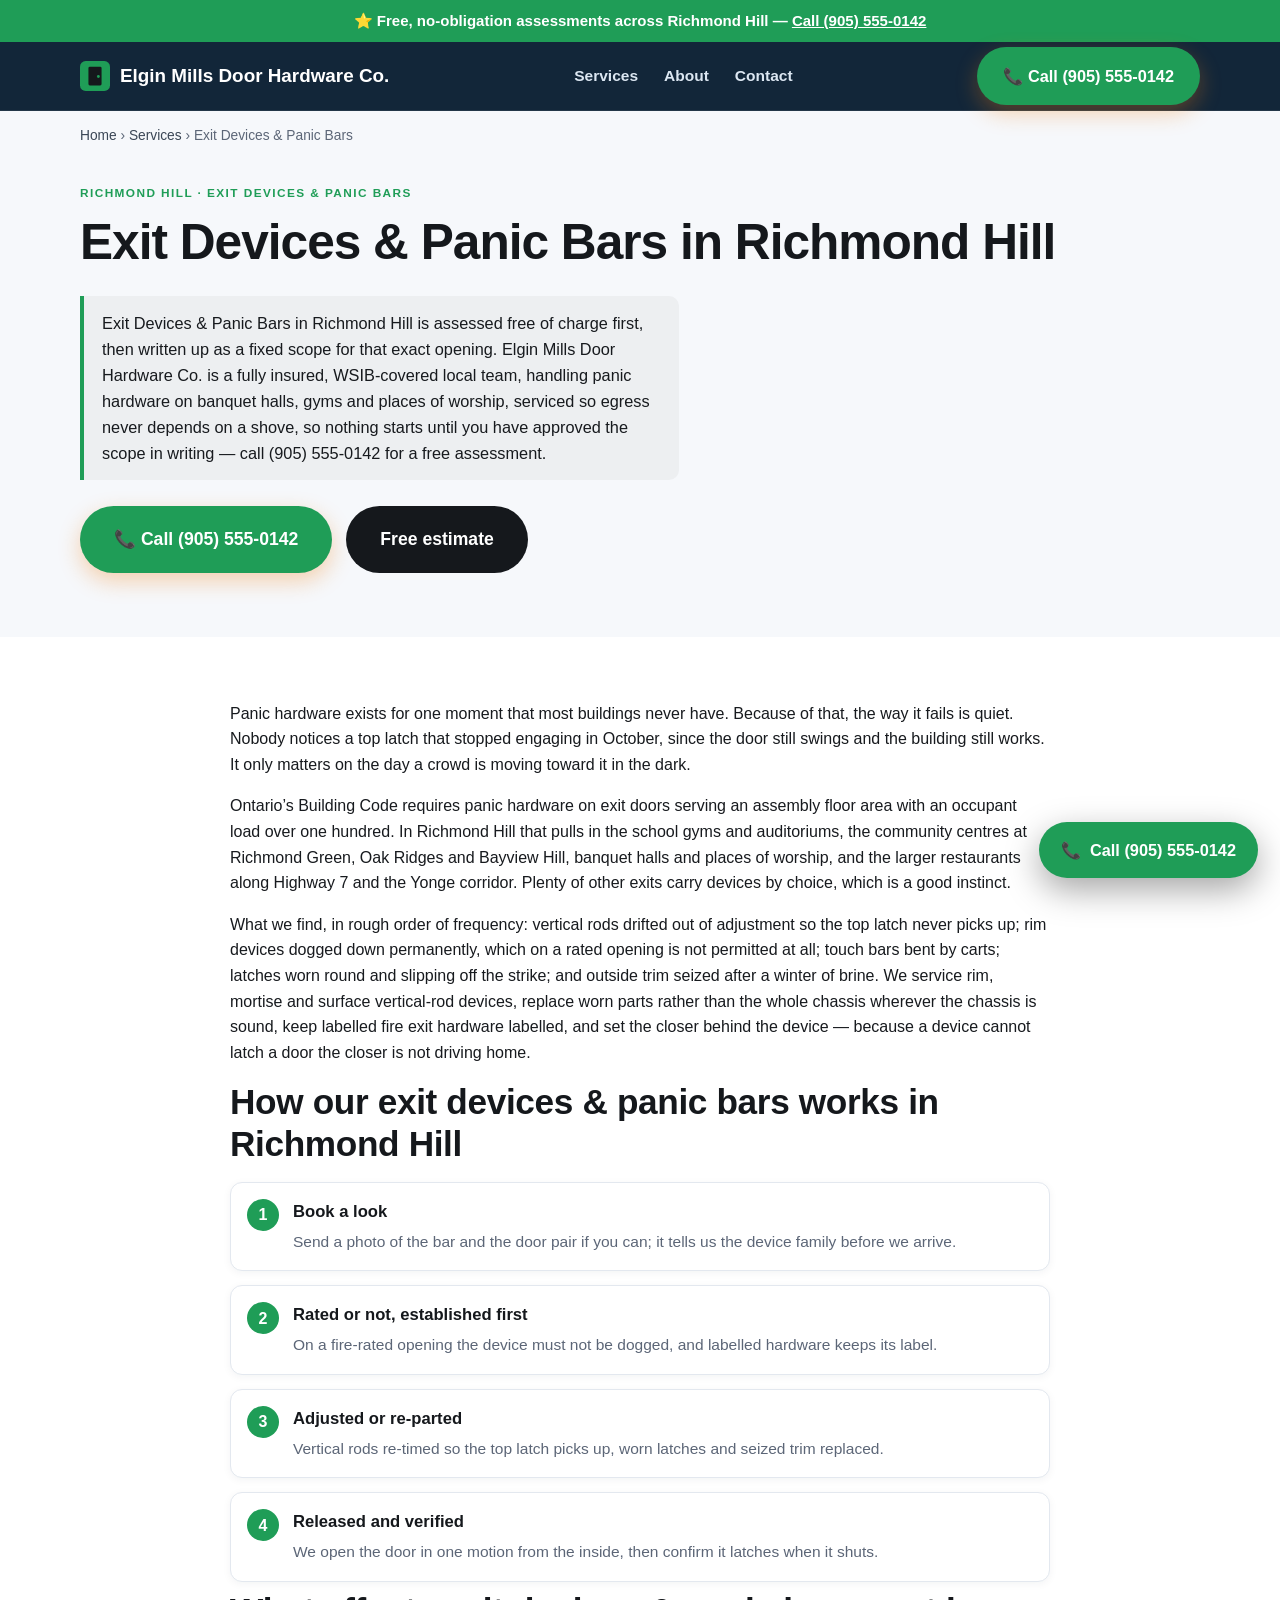
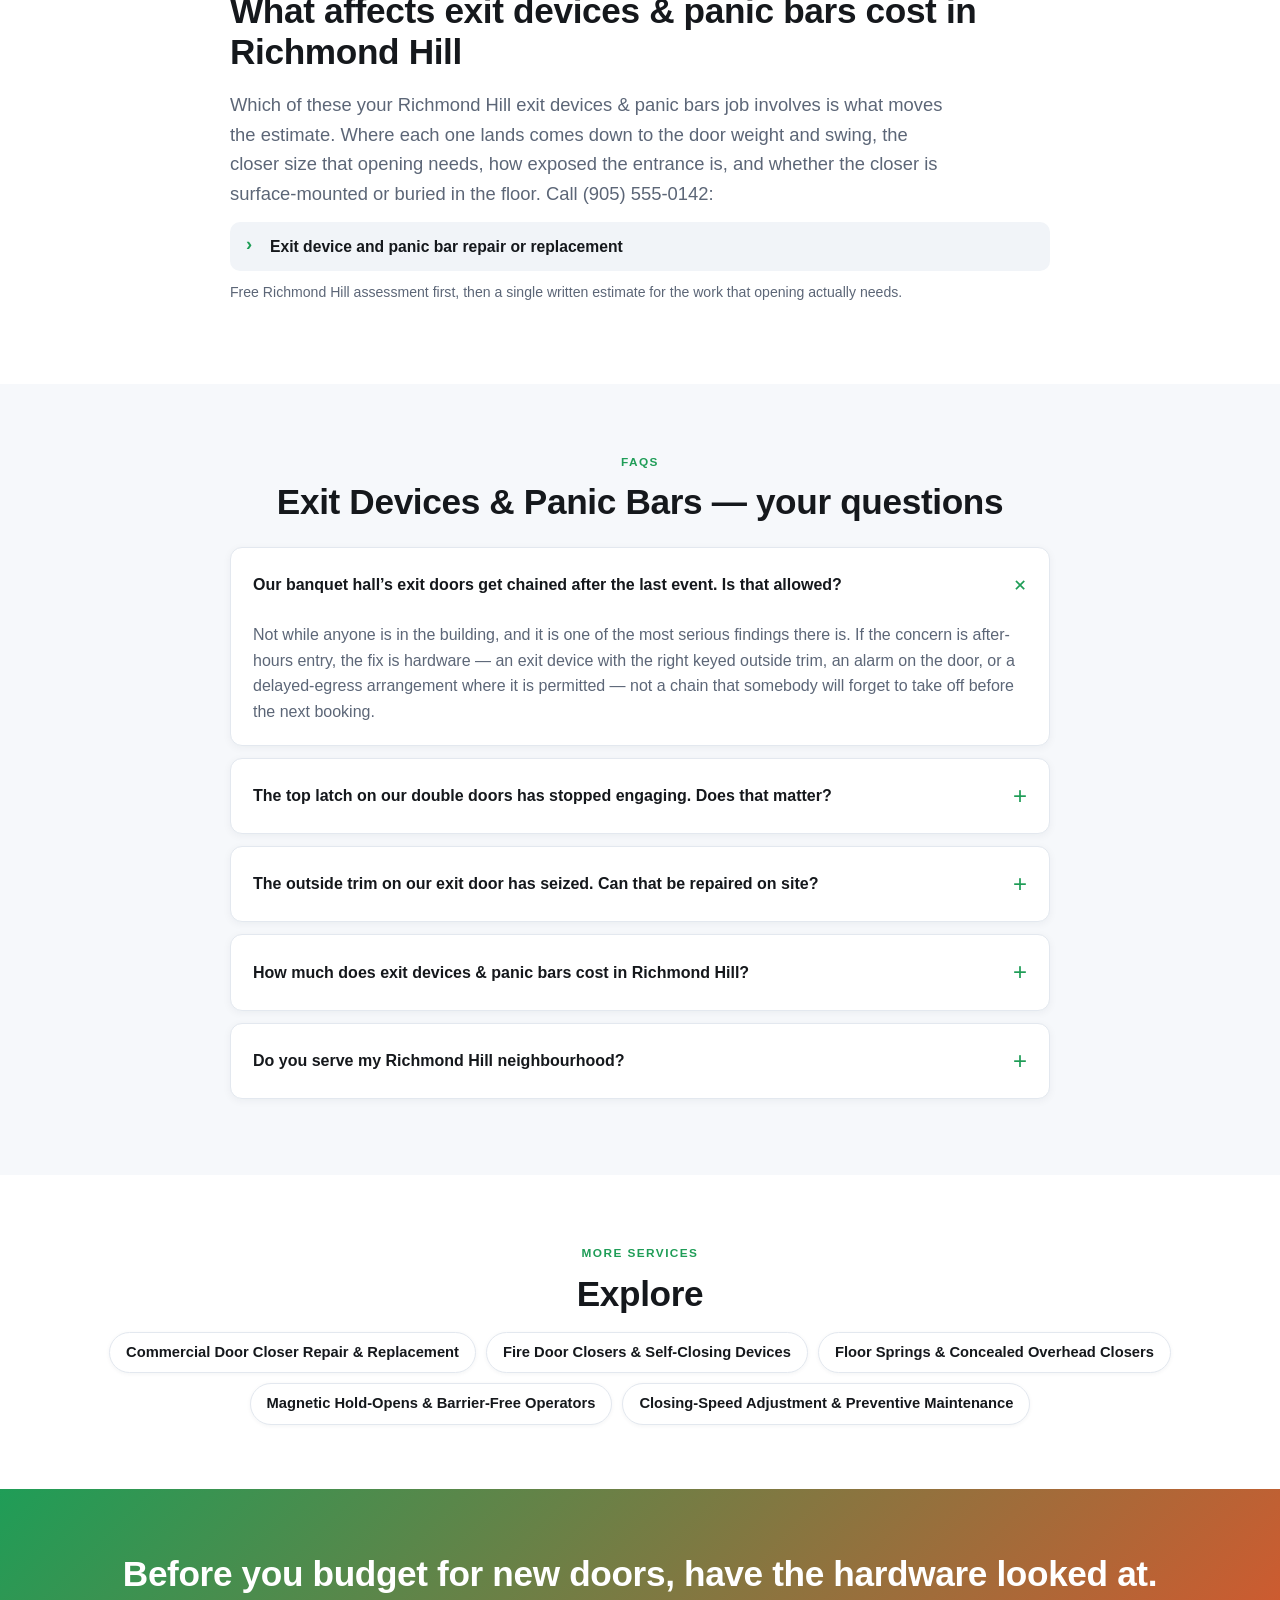
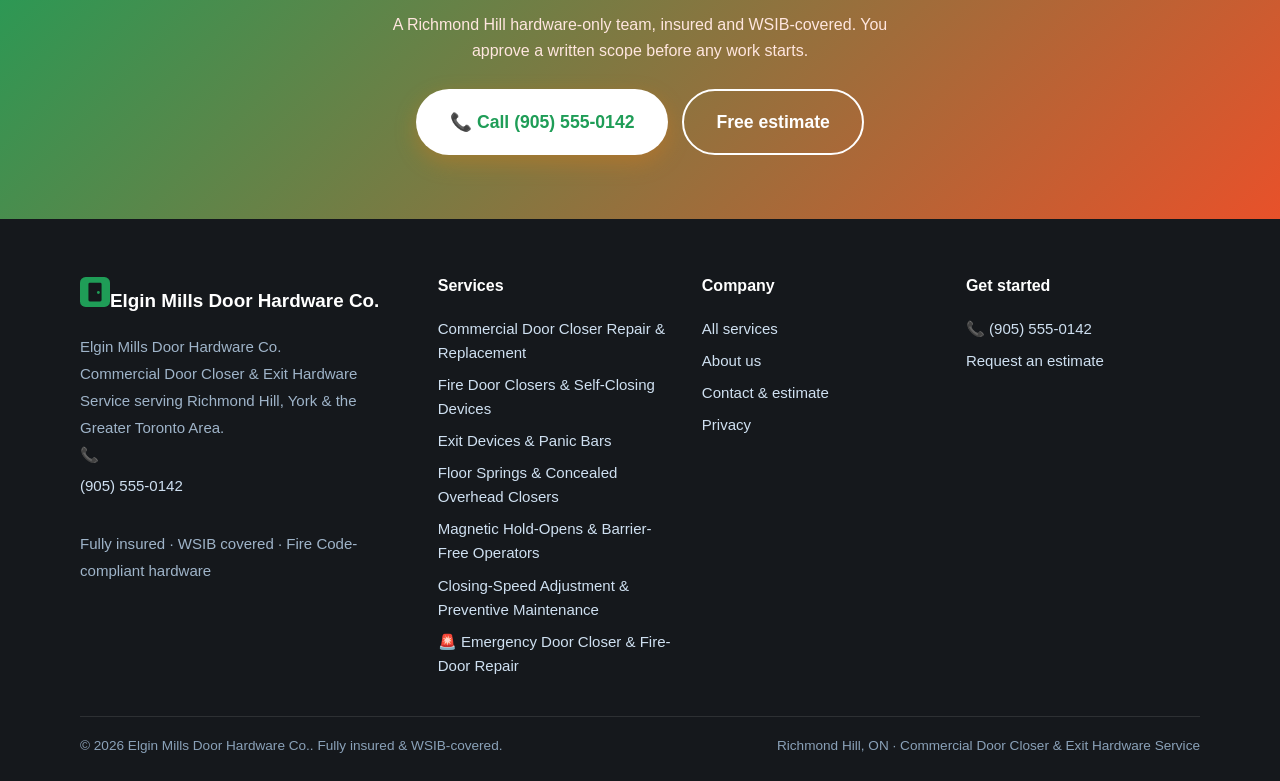
<file: services/exit-devices-panic-bars/index.html>
<!DOCTYPE html><html lang="en-CA"><head>
<meta charset="utf-8"><meta name="viewport" content="width=device-width, initial-scale=1, viewport-fit=cover">
<title>Exit Devices &amp; Panic Bars in Richmond Hill</title><meta name="description" content="Exit Devices &amp; Panic Bars in Richmond Hill, ON. Panic hardware on banquet halls, gyms and places of worship, serviced so egress never depends on a shove.">
<link rel="canonical" href="https://www.richmondhilldoorcloser.com/services/exit-devices-panic-bars/"><link rel="alternate" hreflang="en-CA" href="https://www.richmondhilldoorcloser.com/services/exit-devices-panic-bars/"><link rel="alternate" hreflang="x-default" href="https://www.richmondhilldoorcloser.com/services/exit-devices-panic-bars/">
<meta name="robots" content="index,follow,max-image-preview:large"><meta name="theme-color" content="#15181c">
<meta name="geo.region" content="CA-ON"><meta name="geo.placename" content="Richmond Hill"><meta name="geo.position" content="43.8828;-79.4403"><meta name="ICBM" content="43.8828, -79.4403">
<meta property="og:type" content="website"><meta property="og:site_name" content="Elgin Mills Door Hardware Co."><meta property="og:title" content="Exit Devices &amp; Panic Bars in Richmond Hill"><meta property="og:description" content="Exit Devices &amp; Panic Bars in Richmond Hill, ON. Panic hardware on banquet halls, gyms and places of worship, serviced so egress never depends on a shove."><meta property="og:url" content="https://www.richmondhilldoorcloser.com/services/exit-devices-panic-bars/">
<meta property="og:image" content="https://www.richmondhilldoorcloser.com/assets/og.png"><meta property="og:image:type" content="image/png"><meta property="og:image:width" content="1200"><meta property="og:image:height" content="630"><meta property="og:image:alt" content="Elgin Mills Door Hardware Co. — Commercial Door Closer &amp; Exit Hardware Service in Richmond Hill, ON"><meta property="og:locale" content="en_CA">
<meta name="twitter:card" content="summary_large_image"><meta name="twitter:title" content="Exit Devices &amp; Panic Bars in Richmond Hill"><meta name="twitter:description" content="Exit Devices &amp; Panic Bars in Richmond Hill, ON. Panic hardware on banquet halls, gyms and places of worship, serviced so egress never depends on a shove."><meta name="twitter:image" content="https://www.richmondhilldoorcloser.com/assets/og.png">
<link rel="icon" href="/assets/favicon.svg" type="image/svg+xml"><link rel="icon" href="/favicon.ico" sizes="32x32"><link rel="apple-touch-icon" href="/assets/apple-touch-icon.png">
<link rel="preload" href="/css/styles.css" as="style"><link rel="stylesheet" href="/css/styles.css">
<script type="application/ld+json">{"@context":"https://schema.org","@graph":[{"@type":"Organization","@id":"https://www.richmondhilldoorcloser.com/#org","name":"Elgin Mills Door Hardware Co.","url":"https://www.richmondhilldoorcloser.com/","logo":"https://www.richmondhilldoorcloser.com/assets/og.png","areaServed":{"@type":"City","name":"Richmond Hill"},"sameAs":["https://www.richmondhilldoorcloser.com/"]},{"@type":["HomeAndConstructionBusiness","LocalBusiness"],"@id":"https://www.richmondhilldoorcloser.com/#business","name":"Elgin Mills Door Hardware Co.","image":"https://www.richmondhilldoorcloser.com/assets/og.png","url":"https://www.richmondhilldoorcloser.com/","telephone":"+19055550142","paymentAccepted":"Cash, Cheque, Credit Card, Interac e-Transfer","parentOrganization":{"@id":"https://www.richmondhilldoorcloser.com/#org"},"brand":{"@id":"https://www.richmondhilldoorcloser.com/#org"},"description":"Commercial Door Closer & Exit Hardware Service in Richmond Hill, ON — Fully insured, WSIB covered, Fire Code-compliant hardware. Priority same-day/next-day urgent response.","address":{"@type":"PostalAddress","addressLocality":"Richmond Hill","addressRegion":"ON","addressCountry":"CA"},"geo":{"@type":"GeoCoordinates","latitude":43.8828,"longitude":-79.4403},"areaServed":[{"@type":"City","name":"Richmond Hill"},{"@type":"GeoShape","circle":"43.8828 -79.4403 20000"}],"sameAs":["https://www.richmondhilldoorcloser.com/"],"hasMap":"https://www.google.com/maps?q=Richmond%20Hill%2C%20ON%2C%20Canada","openingHoursSpecification":[{"@type":"OpeningHoursSpecification","dayOfWeek":["Monday","Tuesday","Wednesday","Thursday","Friday"],"opens":"07:00","closes":"18:00"},{"@type":"OpeningHoursSpecification","dayOfWeek":["Saturday"],"opens":"08:00","closes":"15:00"}],"knowsAbout":["commercial door closer & exit hardware service","door closer repair and replacement","fire door self-closing devices","exit and panic hardware","Ontario Fire Code door maintenance","cold-weather closer adjustment","commercial door closer repair & replacement","fire door closers & self-closing devices","exit devices & panic bars","floor springs & concealed overhead closers","magnetic hold-opens & barrier-free operators","closing-speed adjustment & preventive maintenance","Richmond Hill, ON service area"],"hasOfferCatalog":{"@type":"OfferCatalog","name":"Commercial Door Closer & Exit Hardware Service in Richmond Hill, ON","itemListElement":[{"@type":"Offer","itemOffered":{"@type":"Service","name":"Commercial Door Closer Repair & Replacement (Richmond Hill)","areaServed":{"@type":"City","name":"Richmond Hill"}}},{"@type":"Offer","itemOffered":{"@type":"Service","name":"Fire Door Closers & Self-Closing Devices (Richmond Hill)","areaServed":{"@type":"City","name":"Richmond Hill"}}},{"@type":"Offer","itemOffered":{"@type":"Service","name":"Exit Devices & Panic Bars (Richmond Hill)","areaServed":{"@type":"City","name":"Richmond Hill"}}},{"@type":"Offer","itemOffered":{"@type":"Service","name":"Floor Springs & Concealed Overhead Closers (Richmond Hill)","areaServed":{"@type":"City","name":"Richmond Hill"}}},{"@type":"Offer","itemOffered":{"@type":"Service","name":"Magnetic Hold-Opens & Barrier-Free Operators (Richmond Hill)","areaServed":{"@type":"City","name":"Richmond Hill"}}},{"@type":"Offer","itemOffered":{"@type":"Service","name":"Closing-Speed Adjustment & Preventive Maintenance (Richmond Hill)","areaServed":{"@type":"City","name":"Richmond Hill"}}}]}},{"@type":"Service","serviceType":"Exit Devices & Panic Bars","name":"Exit Devices & Panic Bars in Richmond Hill","description":"Panic hardware on banquet halls, gyms and places of worship, serviced so egress never depends on a shove.","provider":{"@id":"https://www.richmondhilldoorcloser.com/#business"},"image":"https://www.richmondhilldoorcloser.com/assets/og.png","areaServed":{"@type":"City","name":"Richmond Hill"},"url":"https://www.richmondhilldoorcloser.com/services/exit-devices-panic-bars/"},{"@type":"BreadcrumbList","itemListElement":[{"@type":"ListItem","position":1,"name":"Home","item":"https://www.richmondhilldoorcloser.com/"},{"@type":"ListItem","position":2,"name":"Services","item":"https://www.richmondhilldoorcloser.com/services/"},{"@type":"ListItem","position":3,"name":"Exit Devices & Panic Bars","item":"https://www.richmondhilldoorcloser.com/services/exit-devices-panic-bars/"}]},{"@type":"FAQPage","mainEntity":[{"@type":"Question","name":"Our banquet hall’s exit doors get chained after the last event. Is that allowed?","acceptedAnswer":{"@type":"Answer","text":"Not while anyone is in the building, and it is one of the most serious findings there is. If the concern is after-hours entry, the fix is hardware — an exit device with the right keyed outside trim, an alarm on the door, or a delayed-egress arrangement where it is permitted — not a chain that somebody will forget to take off before the next booking."}},{"@type":"Question","name":"The top latch on our double doors has stopped engaging. Does that matter?","acceptedAnswer":{"@type":"Answer","text":"Yes, on two counts. The pair no longer latches, so if it is a rated opening the separation has failed; and the inactive leaf can be pushed open, which people then start relying on. Vertical-rod devices drift out of adjustment as doors settle and frames move, and it is usually a rod adjustment or a worn top latch rather than a new device."}},{"@type":"Question","name":"The outside trim on our exit door has seized. Can that be repaired on site?","acceptedAnswer":{"@type":"Answer","text":"Usually. Outside trim takes the worst of the weather — salt, grit and freeze-thaw all winter on an exposed plaza frontage — and it is a replaceable part on almost every device family. We free and service it where it is salvageable, and swap the trim without touching the chassis where it is not."}},{"@type":"Question","name":"How much does exit devices & panic bars cost in Richmond Hill?","acceptedAnswer":{"@type":"Answer","text":"Panic hardware is quoted from the device and the fault. Rods, latches, touchpads and outside trim are parts; a worn-out chassis is not. We confirm what is still available for your device family before quoting. Free assessment — call (905) 555-0142."}},{"@type":"Question","name":"Do you serve my Richmond Hill neighbourhood?","acceptedAnswer":{"@type":"Answer","text":"Yes — we cover Richmond Hill including Mill Pond, Bayview Hill, Oak Ridges, Jefferson and the surrounding York area. Call (905) 555-0142 and we'll confirm scheduling for your street."}}]}]}</script>
</head><body><a class="skip" href="#main" style="position:absolute;left:-999px">Skip to content</a>
<div class="callstrip">⭐ Free, no-obligation assessments across Richmond Hill — <a href="tel:+19055550142">Call (905) 555-0142</a></div>
<header class="site"><div class="wrap nav"><a class="brand" href="/" aria-label="Elgin Mills Door Hardware Co. home"><svg width="30" height="30" viewBox="0 0 32 32" fill="none" aria-hidden="true"><rect width="32" height="32" rx="6" fill="#1f9d57"/><rect x="9" y="6" width="14" height="20" rx="1.5" fill="#15181c"/><circle cx="19.6" cy="16.5" r="1.5" fill="#1f9d57"/></svg>Elgin Mills Door Hardware Co.</a>
<nav class="nav-links" id="nav" aria-label="Main"><a href="/services/">Services</a><a href="/about/">About</a><a href="/contact/">Contact</a></nav>
<div class="nav-cta"><a class="btn btn-call" href="tel:+19055550142">📞 Call (905) 555-0142</a><button class="menu-btn" aria-label="Open menu" aria-expanded="false" aria-controls="nav"><span aria-hidden="true">☰</span></button></div>
</div></header><main id="main"><div class="wrap"><nav class="crumbs" aria-label="Breadcrumb"><a href="/">Home</a> › <a href="/services/">Services</a> › <span aria-current="page">Exit Devices &amp; Panic Bars</span></nav></div><section class="section" style="padding-top:18px"><div class="wrap"><span class="eyebrow">Richmond Hill · Exit Devices &amp; Panic Bars</span><h1>Exit Devices &amp; Panic Bars in Richmond Hill</h1><p class="answer-capsule" data-answer>Exit Devices &amp; Panic Bars in Richmond Hill is assessed free of charge first, then written up as a fixed scope for that exact opening. Elgin Mills Door Hardware Co. is a fully insured, WSIB-covered local team, handling panic hardware on banquet halls, gyms and places of worship, serviced so egress never depends on a shove, so nothing starts until you have approved the scope in writing — call (905) 555-0142 for a free assessment.</p><div class="hero-cta"><a class="btn btn-call btn-lg" href="tel:+19055550142">📞 Call (905) 555-0142</a><a class="btn btn-dark btn-lg" href="/contact/" data-book>Free estimate</a></div></div></section>
<section class="section alt"><div class="wrap" style="max-width:860px"><p>Panic hardware exists for one moment that most buildings never have. Because of that, the way it fails is quiet. Nobody notices a top latch that stopped engaging in October, since the door still swings and the building still works. It only matters on the day a crowd is moving toward it in the dark.</p><p>Ontario’s Building Code requires panic hardware on exit doors serving an assembly floor area with an occupant load over one hundred. In Richmond Hill that pulls in the school gyms and auditoriums, the community centres at Richmond Green, Oak Ridges and Bayview Hill, banquet halls and places of worship, and the larger restaurants along Highway 7 and the Yonge corridor. Plenty of other exits carry devices by choice, which is a good instinct.</p><p>What we find, in rough order of frequency: vertical rods drifted out of adjustment so the top latch never picks up; rim devices dogged down permanently, which on a rated opening is not permitted at all; touch bars bent by carts; latches worn round and slipping off the strike; and outside trim seized after a winter of brine. We service rim, mortise and surface vertical-rod devices, replace worn parts rather than the whole chassis wherever the chassis is sound, keep labelled fire exit hardware labelled, and set the closer behind the device — because a device cannot latch a door the closer is not driving home.</p><h2>How our exit devices &amp; panic bars works in Richmond Hill</h2><ol class="proc"><li><b>Book a look</b><span>Send a photo of the bar and the door pair if you can; it tells us the device family before we arrive.</span></li><li><b>Rated or not, established first</b><span>On a fire-rated opening the device must not be dogged, and labelled hardware keeps its label.</span></li><li><b>Adjusted or re-parted</b><span>Vertical rods re-timed so the top latch picks up, worn latches and seized trim replaced.</span></li><li><b>Released and verified</b><span>We open the door in one motion from the inside, then confirm it latches when it shuts.</span></li></ol><h2>What affects exit devices &amp; panic bars cost in Richmond Hill</h2><p class="lead" style="max-width:70ch;margin:0 0 14px">Which of these your Richmond Hill exit devices &amp; panic bars job involves is what moves the estimate. Where each one lands comes down to the door weight and swing, the closer size that opening needs, how exposed the entrance is, and whether the closer is surface-mounted or buried in the floor. Call (905) 555-0142:</p><ul class="factors"><li><strong>Exit device and panic bar repair or replacement</strong></li></ul><p class="price-note">Free Richmond Hill assessment first, then a single written estimate for the work that opening actually needs.</p></div></section>
<section class="section"><div class="wrap center"><span class="eyebrow">FAQs</span><h2>Exit Devices &amp; Panic Bars — your questions</h2></div><div class="wrap" style="margin-top:24px"><div class="faq" style="max-width:820px;margin:0 auto"><details open><summary>Our banquet hall’s exit doors get chained after the last event. Is that allowed?</summary><p>Not while anyone is in the building, and it is one of the most serious findings there is. If the concern is after-hours entry, the fix is hardware — an exit device with the right keyed outside trim, an alarm on the door, or a delayed-egress arrangement where it is permitted — not a chain that somebody will forget to take off before the next booking.</p></details><details><summary>The top latch on our double doors has stopped engaging. Does that matter?</summary><p>Yes, on two counts. The pair no longer latches, so if it is a rated opening the separation has failed; and the inactive leaf can be pushed open, which people then start relying on. Vertical-rod devices drift out of adjustment as doors settle and frames move, and it is usually a rod adjustment or a worn top latch rather than a new device.</p></details><details><summary>The outside trim on our exit door has seized. Can that be repaired on site?</summary><p>Usually. Outside trim takes the worst of the weather — salt, grit and freeze-thaw all winter on an exposed plaza frontage — and it is a replaceable part on almost every device family. We free and service it where it is salvageable, and swap the trim without touching the chassis where it is not.</p></details><details><summary>How much does exit devices &amp; panic bars cost in Richmond Hill?</summary><p>Panic hardware is quoted from the device and the fault. Rods, latches, touchpads and outside trim are parts; a worn-out chassis is not. We confirm what is still available for your device family before quoting. Free assessment — call (905) 555-0142.</p></details><details><summary>Do you serve my Richmond Hill neighbourhood?</summary><p>Yes — we cover Richmond Hill including Mill Pond, Bayview Hill, Oak Ridges, Jefferson and the surrounding York area. Call (905) 555-0142 and we&#39;ll confirm scheduling for your street.</p></details></div></div></section>
<section class="section alt"><div class="wrap center"><span class="eyebrow">More services</span><h2>Explore</h2><div class="chips" style="justify-content:center;margin-top:16px"><a class="chip" href="/services/door-closer-repair-replacement/">Commercial Door Closer Repair &amp; Replacement</a><a class="chip" href="/services/fire-door-closers-fire-code/">Fire Door Closers &amp; Self-Closing Devices</a><a class="chip" href="/services/concealed-floor-spring-closers/">Floor Springs &amp; Concealed Overhead Closers</a><a class="chip" href="/services/hold-opens-automatic-operators/">Magnetic Hold-Opens &amp; Barrier-Free Operators</a><a class="chip" href="/services/cold-weather-closer-adjustment/">Closing-Speed Adjustment &amp; Preventive Maintenance</a></div></div></section>
<section class="section cta-band"><div class="wrap"><h2>Before you budget for new doors, have the hardware looked at.</h2><p>A Richmond Hill hardware-only team, insured and WSIB-covered. You approve a written scope before any work starts.</p><div class="hero-cta" style="justify-content:center"><a class="btn btn-call btn-lg" href="tel:+19055550142">📞 Call (905) 555-0142</a><a class="btn btn-ghost btn-lg" href="/contact/" data-book>Free estimate</a></div></div></section></main><footer class="site"><div class="wrap"><div class="cols">
<div><a class="brand" href="/" aria-label="Elgin Mills Door Hardware Co. home"><svg width="30" height="30" viewBox="0 0 32 32" fill="none" aria-hidden="true"><rect width="32" height="32" rx="6" fill="#1f9d57"/><rect x="9" y="6" width="14" height="20" rx="1.5" fill="#15181c"/><circle cx="19.6" cy="16.5" r="1.5" fill="#1f9d57"/></svg>Elgin Mills Door Hardware Co.</a><address class="nap" style="font-style:normal">Elgin Mills Door Hardware Co.<br>Commercial Door Closer &amp; Exit Hardware Service serving Richmond Hill, York &amp; the Greater Toronto Area.<br>📞 <a href="tel:+19055550142">(905) 555-0142</a><br>Fully insured · WSIB covered · Fire Code-compliant hardware</address></div>
<div><h4>Services</h4><a href="/services/door-closer-repair-replacement/">Commercial Door Closer Repair &amp; Replacement</a><a href="/services/fire-door-closers-fire-code/">Fire Door Closers &amp; Self-Closing Devices</a><a href="/services/exit-devices-panic-bars/">Exit Devices &amp; Panic Bars</a><a href="/services/concealed-floor-spring-closers/">Floor Springs &amp; Concealed Overhead Closers</a><a href="/services/hold-opens-automatic-operators/">Magnetic Hold-Opens &amp; Barrier-Free Operators</a><a href="/services/cold-weather-closer-adjustment/">Closing-Speed Adjustment &amp; Preventive Maintenance</a><a href="/services/emergency-door-closer-repair/">🚨 Emergency Door Closer &amp; Fire-Door Repair</a></div>
<div><h4>Company</h4><a href="/services/">All services</a><a href="/about/">About us</a><a href="/contact/">Contact &amp; estimate</a><a href="/privacy/">Privacy</a></div>
<div><h4>Get started</h4><a href="tel:+19055550142">📞 (905) 555-0142</a><a href="/contact/" data-book>Request an estimate</a></div>
</div><div class="legal"><span>© 2026 Elgin Mills Door Hardware Co.. Fully insured &amp; WSIB-covered.</span><span>Richmond Hill, ON · Commercial Door Closer &amp; Exit Hardware Service</span></div></div></footer><a class="fab-call" href="tel:+19055550142" aria-label="Call Elgin Mills Door Hardware Co."><span aria-hidden="true">📞</span> Call (905) 555-0142</a>
<div class="callbar"><a class="btn btn-call" href="tel:+19055550142">📞 Call now</a><a class="btn btn-dark" href="/contact/" data-book>Free estimate</a></div>
<script src="/js/main.js" defer></script></body></html>
</file>
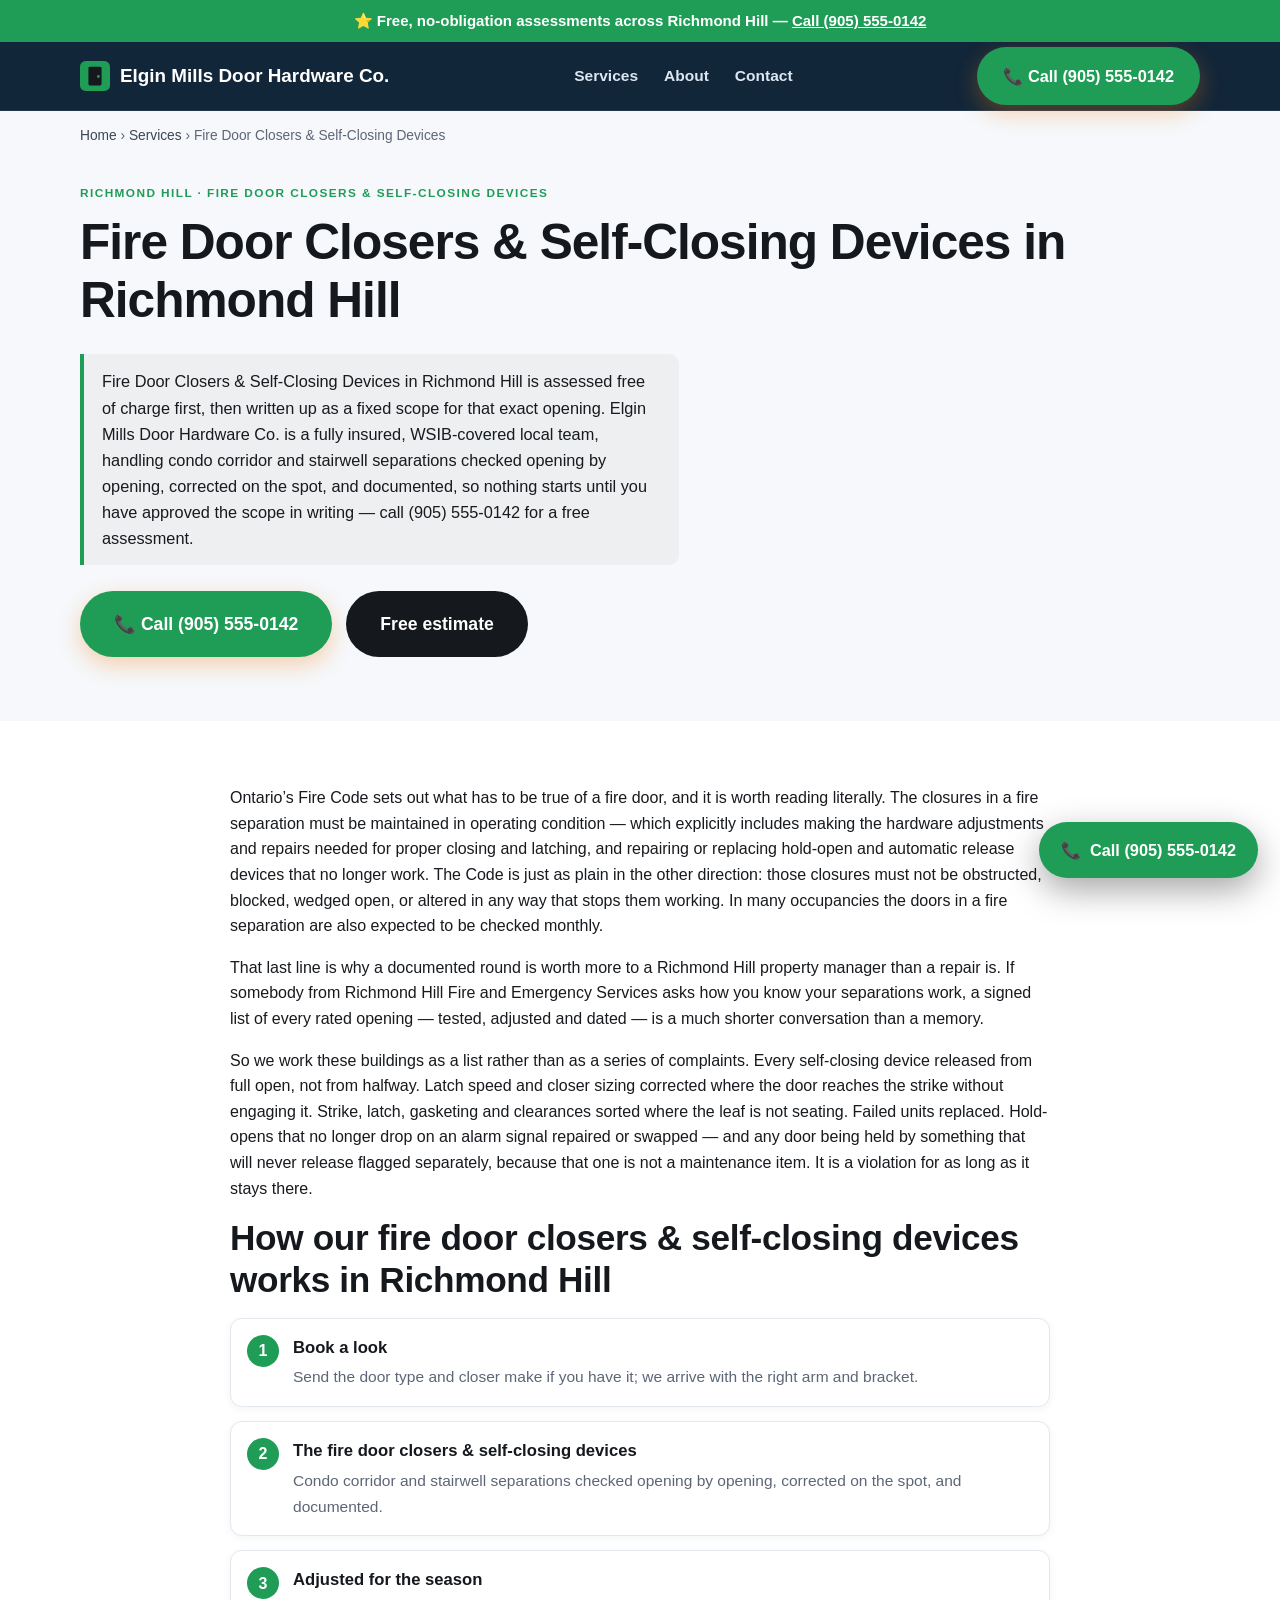
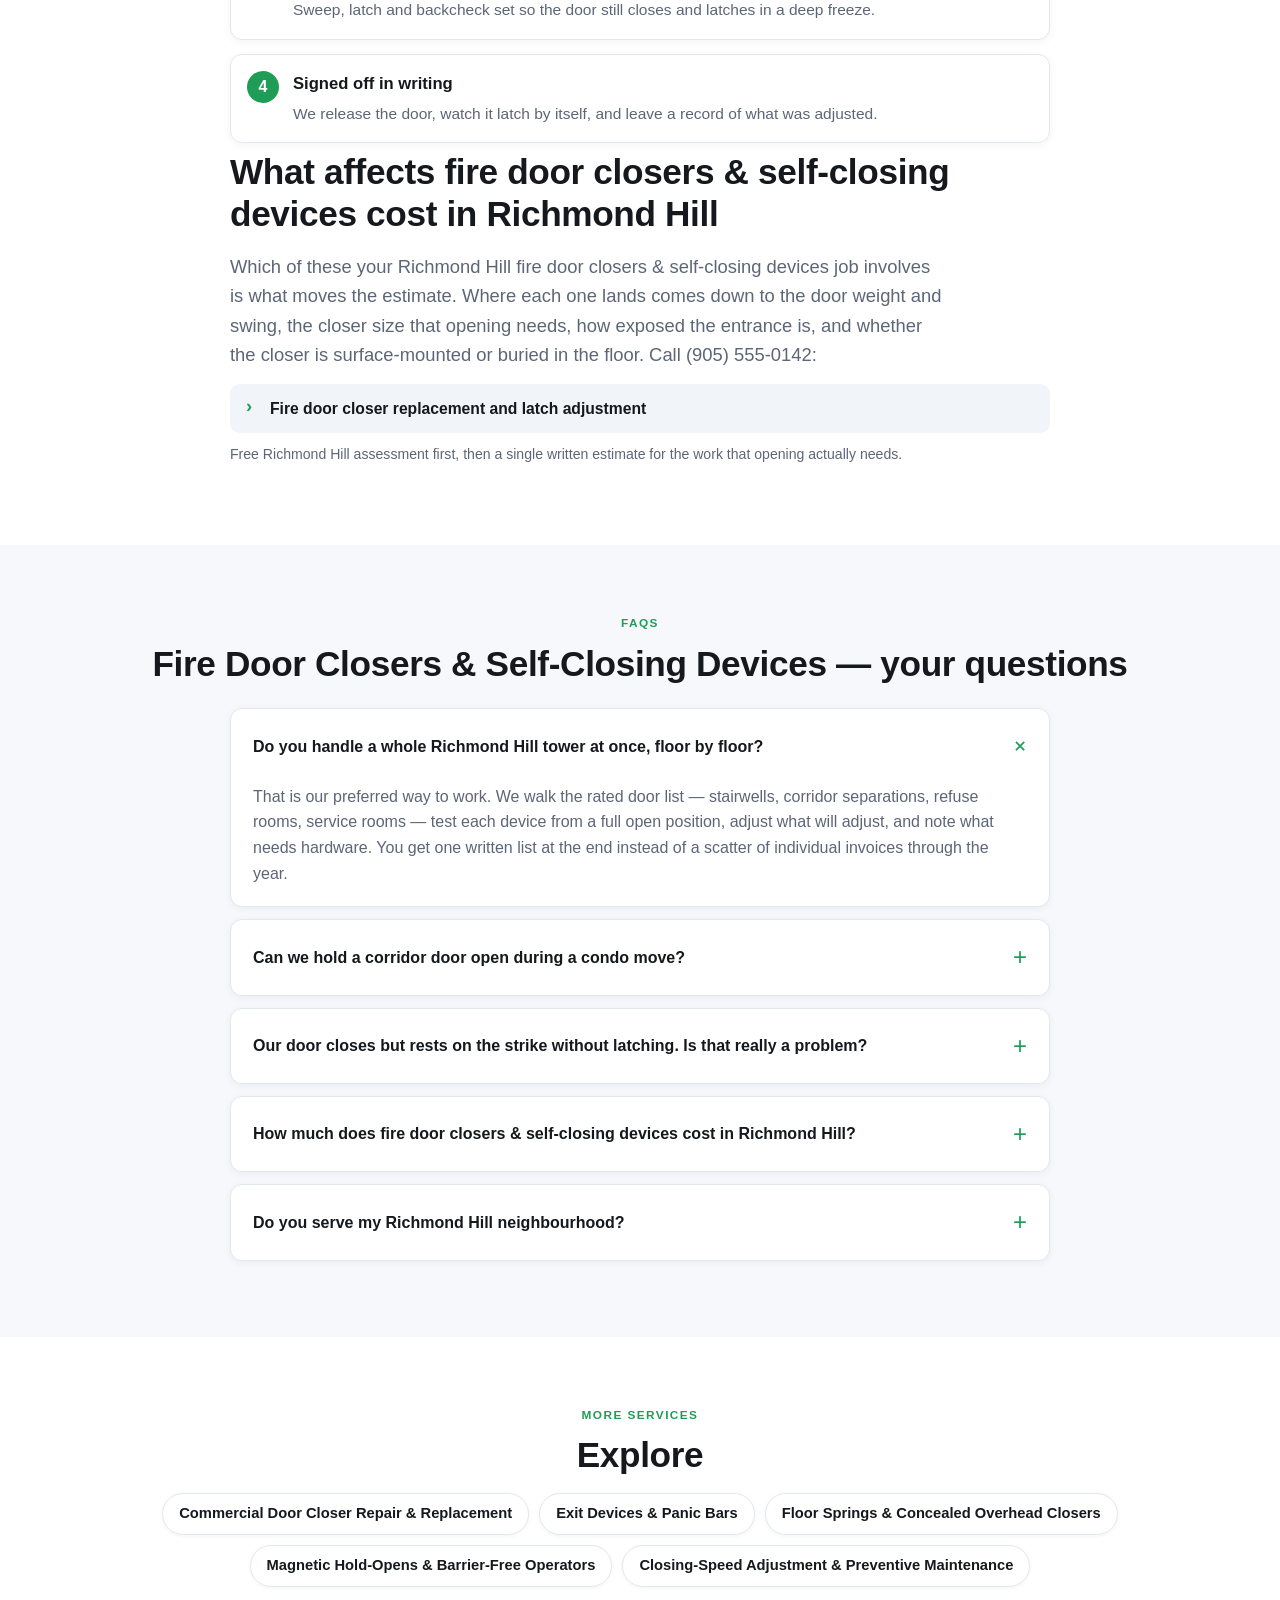
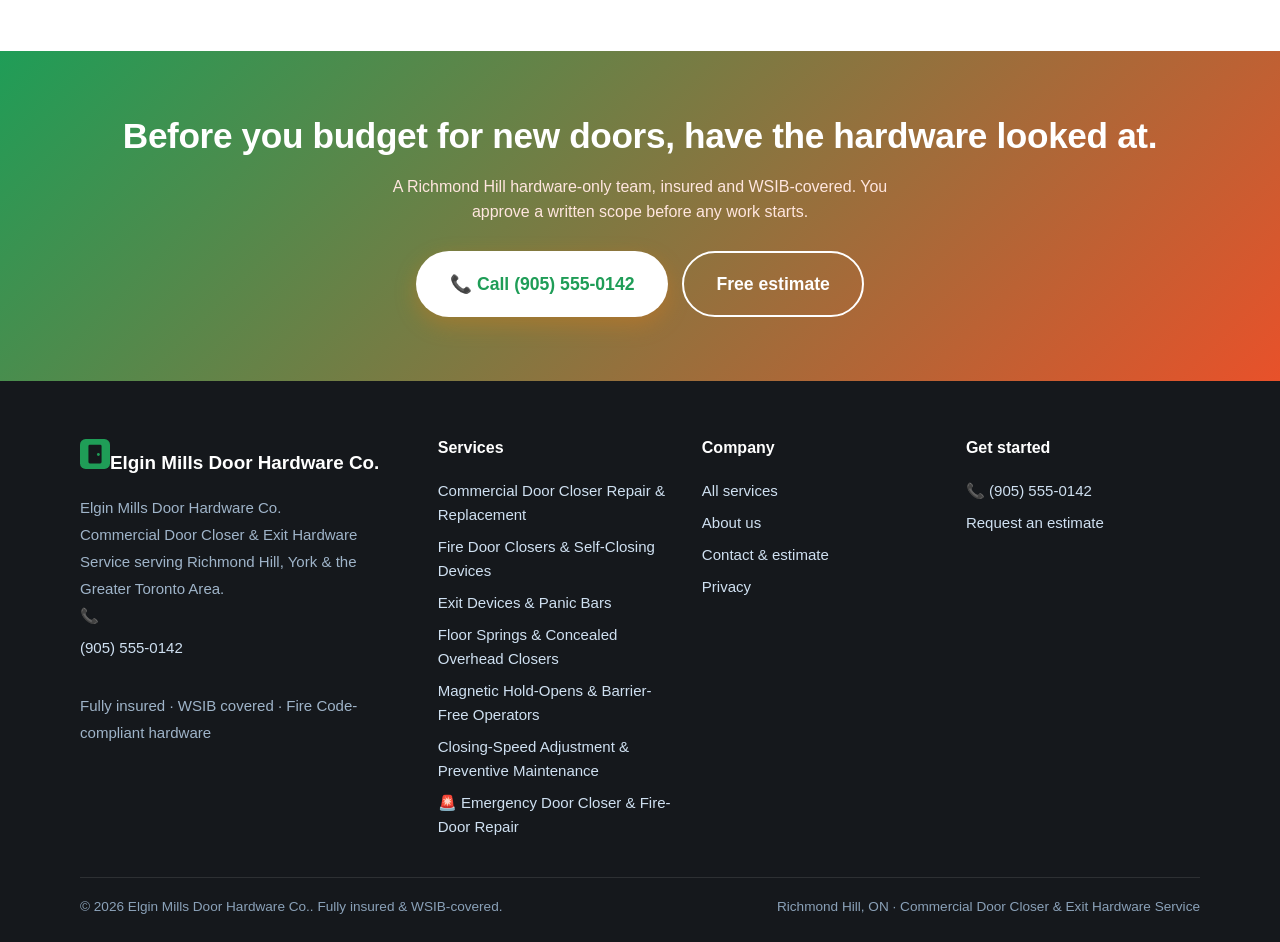
<file: services/fire-door-closers-fire-code/index.html>
<!DOCTYPE html><html lang="en-CA"><head>
<meta charset="utf-8"><meta name="viewport" content="width=device-width, initial-scale=1, viewport-fit=cover">
<title>Fire Door Closers &amp; Self-Closing Devices in Richmond Hill</title><meta name="description" content="Fire Door Closers &amp; Self-Closing Devices in Richmond Hill, ON. Condo corridor and stairwell separations checked opening by opening, corrected on the spot.">
<link rel="canonical" href="https://www.richmondhilldoorcloser.com/services/fire-door-closers-fire-code/"><link rel="alternate" hreflang="en-CA" href="https://www.richmondhilldoorcloser.com/services/fire-door-closers-fire-code/"><link rel="alternate" hreflang="x-default" href="https://www.richmondhilldoorcloser.com/services/fire-door-closers-fire-code/">
<meta name="robots" content="index,follow,max-image-preview:large"><meta name="theme-color" content="#15181c">
<meta name="geo.region" content="CA-ON"><meta name="geo.placename" content="Richmond Hill"><meta name="geo.position" content="43.8828;-79.4403"><meta name="ICBM" content="43.8828, -79.4403">
<meta property="og:type" content="website"><meta property="og:site_name" content="Elgin Mills Door Hardware Co."><meta property="og:title" content="Fire Door Closers &amp; Self-Closing Devices in Richmond Hill"><meta property="og:description" content="Fire Door Closers &amp; Self-Closing Devices in Richmond Hill, ON. Condo corridor and stairwell separations checked opening by opening, corrected on the spot."><meta property="og:url" content="https://www.richmondhilldoorcloser.com/services/fire-door-closers-fire-code/">
<meta property="og:image" content="https://www.richmondhilldoorcloser.com/assets/og.png"><meta property="og:image:type" content="image/png"><meta property="og:image:width" content="1200"><meta property="og:image:height" content="630"><meta property="og:image:alt" content="Elgin Mills Door Hardware Co. — Commercial Door Closer &amp; Exit Hardware Service in Richmond Hill, ON"><meta property="og:locale" content="en_CA">
<meta name="twitter:card" content="summary_large_image"><meta name="twitter:title" content="Fire Door Closers &amp; Self-Closing Devices in Richmond Hill"><meta name="twitter:description" content="Fire Door Closers &amp; Self-Closing Devices in Richmond Hill, ON. Condo corridor and stairwell separations checked opening by opening, corrected on the spot."><meta name="twitter:image" content="https://www.richmondhilldoorcloser.com/assets/og.png">
<link rel="icon" href="/assets/favicon.svg" type="image/svg+xml"><link rel="icon" href="/favicon.ico" sizes="32x32"><link rel="apple-touch-icon" href="/assets/apple-touch-icon.png">
<link rel="preload" href="/css/styles.css" as="style"><link rel="stylesheet" href="/css/styles.css">
<script type="application/ld+json">{"@context":"https://schema.org","@graph":[{"@type":"Organization","@id":"https://www.richmondhilldoorcloser.com/#org","name":"Elgin Mills Door Hardware Co.","url":"https://www.richmondhilldoorcloser.com/","logo":"https://www.richmondhilldoorcloser.com/assets/og.png","areaServed":{"@type":"City","name":"Richmond Hill"},"sameAs":["https://www.richmondhilldoorcloser.com/"]},{"@type":["HomeAndConstructionBusiness","LocalBusiness"],"@id":"https://www.richmondhilldoorcloser.com/#business","name":"Elgin Mills Door Hardware Co.","image":"https://www.richmondhilldoorcloser.com/assets/og.png","url":"https://www.richmondhilldoorcloser.com/","telephone":"+19055550142","paymentAccepted":"Cash, Cheque, Credit Card, Interac e-Transfer","parentOrganization":{"@id":"https://www.richmondhilldoorcloser.com/#org"},"brand":{"@id":"https://www.richmondhilldoorcloser.com/#org"},"description":"Commercial Door Closer & Exit Hardware Service in Richmond Hill, ON — Fully insured, WSIB covered, Fire Code-compliant hardware. Priority same-day/next-day urgent response.","address":{"@type":"PostalAddress","addressLocality":"Richmond Hill","addressRegion":"ON","addressCountry":"CA"},"geo":{"@type":"GeoCoordinates","latitude":43.8828,"longitude":-79.4403},"areaServed":[{"@type":"City","name":"Richmond Hill"},{"@type":"GeoShape","circle":"43.8828 -79.4403 20000"}],"sameAs":["https://www.richmondhilldoorcloser.com/"],"hasMap":"https://www.google.com/maps?q=Richmond%20Hill%2C%20ON%2C%20Canada","openingHoursSpecification":[{"@type":"OpeningHoursSpecification","dayOfWeek":["Monday","Tuesday","Wednesday","Thursday","Friday"],"opens":"07:00","closes":"18:00"},{"@type":"OpeningHoursSpecification","dayOfWeek":["Saturday"],"opens":"08:00","closes":"15:00"}],"knowsAbout":["commercial door closer & exit hardware service","door closer repair and replacement","fire door self-closing devices","exit and panic hardware","Ontario Fire Code door maintenance","cold-weather closer adjustment","commercial door closer repair & replacement","fire door closers & self-closing devices","exit devices & panic bars","floor springs & concealed overhead closers","magnetic hold-opens & barrier-free operators","closing-speed adjustment & preventive maintenance","Richmond Hill, ON service area"],"hasOfferCatalog":{"@type":"OfferCatalog","name":"Commercial Door Closer & Exit Hardware Service in Richmond Hill, ON","itemListElement":[{"@type":"Offer","itemOffered":{"@type":"Service","name":"Commercial Door Closer Repair & Replacement (Richmond Hill)","areaServed":{"@type":"City","name":"Richmond Hill"}}},{"@type":"Offer","itemOffered":{"@type":"Service","name":"Fire Door Closers & Self-Closing Devices (Richmond Hill)","areaServed":{"@type":"City","name":"Richmond Hill"}}},{"@type":"Offer","itemOffered":{"@type":"Service","name":"Exit Devices & Panic Bars (Richmond Hill)","areaServed":{"@type":"City","name":"Richmond Hill"}}},{"@type":"Offer","itemOffered":{"@type":"Service","name":"Floor Springs & Concealed Overhead Closers (Richmond Hill)","areaServed":{"@type":"City","name":"Richmond Hill"}}},{"@type":"Offer","itemOffered":{"@type":"Service","name":"Magnetic Hold-Opens & Barrier-Free Operators (Richmond Hill)","areaServed":{"@type":"City","name":"Richmond Hill"}}},{"@type":"Offer","itemOffered":{"@type":"Service","name":"Closing-Speed Adjustment & Preventive Maintenance (Richmond Hill)","areaServed":{"@type":"City","name":"Richmond Hill"}}}]}},{"@type":"Service","serviceType":"Fire Door Closers & Self-Closing Devices","name":"Fire Door Closers & Self-Closing Devices in Richmond Hill","description":"Condo corridor and stairwell separations checked opening by opening, corrected on the spot, and documented.","provider":{"@id":"https://www.richmondhilldoorcloser.com/#business"},"image":"https://www.richmondhilldoorcloser.com/assets/og.png","areaServed":{"@type":"City","name":"Richmond Hill"},"url":"https://www.richmondhilldoorcloser.com/services/fire-door-closers-fire-code/"},{"@type":"BreadcrumbList","itemListElement":[{"@type":"ListItem","position":1,"name":"Home","item":"https://www.richmondhilldoorcloser.com/"},{"@type":"ListItem","position":2,"name":"Services","item":"https://www.richmondhilldoorcloser.com/services/"},{"@type":"ListItem","position":3,"name":"Fire Door Closers & Self-Closing Devices","item":"https://www.richmondhilldoorcloser.com/services/fire-door-closers-fire-code/"}]},{"@type":"FAQPage","mainEntity":[{"@type":"Question","name":"Do you handle a whole Richmond Hill tower at once, floor by floor?","acceptedAnswer":{"@type":"Answer","text":"That is our preferred way to work. We walk the rated door list — stairwells, corridor separations, refuse rooms, service rooms — test each device from a full open position, adjust what will adjust, and note what needs hardware. You get one written list at the end instead of a scatter of individual invoices through the year."}},{"@type":"Question","name":"Can we hold a corridor door open during a condo move?","acceptedAnswer":{"@type":"Answer","text":"Not with a wedge or a strap. A rated door held open by anything that will not release on an alarm signal is a violation for as long as it stays there, and move days are exactly when they get forgotten and left. An alarm-released magnetic hold-open is the legal version, and on most corridor doors it is a small job."}},{"@type":"Question","name":"Our door closes but rests on the strike without latching. Is that really a problem?","acceptedAnswer":{"@type":"Answer","text":"Yes, and it is the failure inspectors look for hardest, because a door that is not latched will be pushed open by the pressure a fire creates. The usual causes are latch speed set too slow, a closer without the power for that door, or a strike that has shifted as the frame moved. All three are correctable and none of them need a new door."}},{"@type":"Question","name":"How much does fire door closers & self-closing devices cost in Richmond Hill?","acceptedAnswer":{"@type":"Answer","text":"We quote fire door work from the tested list. Walking a building tells us how many openings adjust and how many need hardware, and that ratio is the estimate. The walk-through and the written record come first, at no charge. Call (905) 555-0142."}},{"@type":"Question","name":"Do you serve my Richmond Hill neighbourhood?","acceptedAnswer":{"@type":"Answer","text":"Yes — we cover Richmond Hill including Mill Pond, Bayview Hill, Oak Ridges, Jefferson and the surrounding York area. Call (905) 555-0142 and we'll confirm scheduling for your street."}}]}]}</script>
</head><body><a class="skip" href="#main" style="position:absolute;left:-999px">Skip to content</a>
<div class="callstrip">⭐ Free, no-obligation assessments across Richmond Hill — <a href="tel:+19055550142">Call (905) 555-0142</a></div>
<header class="site"><div class="wrap nav"><a class="brand" href="/" aria-label="Elgin Mills Door Hardware Co. home"><svg width="30" height="30" viewBox="0 0 32 32" fill="none" aria-hidden="true"><rect width="32" height="32" rx="6" fill="#1f9d57"/><rect x="9" y="6" width="14" height="20" rx="1.5" fill="#15181c"/><circle cx="19.6" cy="16.5" r="1.5" fill="#1f9d57"/></svg>Elgin Mills Door Hardware Co.</a>
<nav class="nav-links" id="nav" aria-label="Main"><a href="/services/">Services</a><a href="/about/">About</a><a href="/contact/">Contact</a></nav>
<div class="nav-cta"><a class="btn btn-call" href="tel:+19055550142">📞 Call (905) 555-0142</a><button class="menu-btn" aria-label="Open menu" aria-expanded="false" aria-controls="nav"><span aria-hidden="true">☰</span></button></div>
</div></header><main id="main"><div class="wrap"><nav class="crumbs" aria-label="Breadcrumb"><a href="/">Home</a> › <a href="/services/">Services</a> › <span aria-current="page">Fire Door Closers &amp; Self-Closing Devices</span></nav></div><section class="section" style="padding-top:18px"><div class="wrap"><span class="eyebrow">Richmond Hill · Fire Door Closers &amp; Self-Closing Devices</span><h1>Fire Door Closers &amp; Self-Closing Devices in Richmond Hill</h1><p class="answer-capsule" data-answer>Fire Door Closers &amp; Self-Closing Devices in Richmond Hill is assessed free of charge first, then written up as a fixed scope for that exact opening. Elgin Mills Door Hardware Co. is a fully insured, WSIB-covered local team, handling condo corridor and stairwell separations checked opening by opening, corrected on the spot, and documented, so nothing starts until you have approved the scope in writing — call (905) 555-0142 for a free assessment.</p><div class="hero-cta"><a class="btn btn-call btn-lg" href="tel:+19055550142">📞 Call (905) 555-0142</a><a class="btn btn-dark btn-lg" href="/contact/" data-book>Free estimate</a></div></div></section>
<section class="section alt"><div class="wrap" style="max-width:860px"><p>Ontario’s Fire Code sets out what has to be true of a fire door, and it is worth reading literally. The closures in a fire separation must be maintained in operating condition — which explicitly includes making the hardware adjustments and repairs needed for proper closing and latching, and repairing or replacing hold-open and automatic release devices that no longer work. The Code is just as plain in the other direction: those closures must not be obstructed, blocked, wedged open, or altered in any way that stops them working. In many occupancies the doors in a fire separation are also expected to be checked monthly.</p><p>That last line is why a documented round is worth more to a Richmond Hill property manager than a repair is. If somebody from Richmond Hill Fire and Emergency Services asks how you know your separations work, a signed list of every rated opening — tested, adjusted and dated — is a much shorter conversation than a memory.</p><p>So we work these buildings as a list rather than as a series of complaints. Every self-closing device released from full open, not from halfway. Latch speed and closer sizing corrected where the door reaches the strike without engaging it. Strike, latch, gasketing and clearances sorted where the leaf is not seating. Failed units replaced. Hold-opens that no longer drop on an alarm signal repaired or swapped — and any door being held by something that will never release flagged separately, because that one is not a maintenance item. It is a violation for as long as it stays there.</p><h2>How our fire door closers &amp; self-closing devices works in Richmond Hill</h2><ol class="proc"><li><b>Book a look</b><span>Send the door type and closer make if you have it; we arrive with the right arm and bracket.</span></li><li><b>The fire door closers &amp; self-closing devices</b><span>Condo corridor and stairwell separations checked opening by opening, corrected on the spot, and documented.</span></li><li><b>Adjusted for the season</b><span>Sweep, latch and backcheck set so the door still closes and latches in a deep freeze.</span></li><li><b>Signed off in writing</b><span>We release the door, watch it latch by itself, and leave a record of what was adjusted.</span></li></ol><h2>What affects fire door closers &amp; self-closing devices cost in Richmond Hill</h2><p class="lead" style="max-width:70ch;margin:0 0 14px">Which of these your Richmond Hill fire door closers &amp; self-closing devices job involves is what moves the estimate. Where each one lands comes down to the door weight and swing, the closer size that opening needs, how exposed the entrance is, and whether the closer is surface-mounted or buried in the floor. Call (905) 555-0142:</p><ul class="factors"><li><strong>Fire door closer replacement and latch adjustment</strong></li></ul><p class="price-note">Free Richmond Hill assessment first, then a single written estimate for the work that opening actually needs.</p></div></section>
<section class="section"><div class="wrap center"><span class="eyebrow">FAQs</span><h2>Fire Door Closers &amp; Self-Closing Devices — your questions</h2></div><div class="wrap" style="margin-top:24px"><div class="faq" style="max-width:820px;margin:0 auto"><details open><summary>Do you handle a whole Richmond Hill tower at once, floor by floor?</summary><p>That is our preferred way to work. We walk the rated door list — stairwells, corridor separations, refuse rooms, service rooms — test each device from a full open position, adjust what will adjust, and note what needs hardware. You get one written list at the end instead of a scatter of individual invoices through the year.</p></details><details><summary>Can we hold a corridor door open during a condo move?</summary><p>Not with a wedge or a strap. A rated door held open by anything that will not release on an alarm signal is a violation for as long as it stays there, and move days are exactly when they get forgotten and left. An alarm-released magnetic hold-open is the legal version, and on most corridor doors it is a small job.</p></details><details><summary>Our door closes but rests on the strike without latching. Is that really a problem?</summary><p>Yes, and it is the failure inspectors look for hardest, because a door that is not latched will be pushed open by the pressure a fire creates. The usual causes are latch speed set too slow, a closer without the power for that door, or a strike that has shifted as the frame moved. All three are correctable and none of them need a new door.</p></details><details><summary>How much does fire door closers &amp; self-closing devices cost in Richmond Hill?</summary><p>We quote fire door work from the tested list. Walking a building tells us how many openings adjust and how many need hardware, and that ratio is the estimate. The walk-through and the written record come first, at no charge. Call (905) 555-0142.</p></details><details><summary>Do you serve my Richmond Hill neighbourhood?</summary><p>Yes — we cover Richmond Hill including Mill Pond, Bayview Hill, Oak Ridges, Jefferson and the surrounding York area. Call (905) 555-0142 and we&#39;ll confirm scheduling for your street.</p></details></div></div></section>
<section class="section alt"><div class="wrap center"><span class="eyebrow">More services</span><h2>Explore</h2><div class="chips" style="justify-content:center;margin-top:16px"><a class="chip" href="/services/door-closer-repair-replacement/">Commercial Door Closer Repair &amp; Replacement</a><a class="chip" href="/services/exit-devices-panic-bars/">Exit Devices &amp; Panic Bars</a><a class="chip" href="/services/concealed-floor-spring-closers/">Floor Springs &amp; Concealed Overhead Closers</a><a class="chip" href="/services/hold-opens-automatic-operators/">Magnetic Hold-Opens &amp; Barrier-Free Operators</a><a class="chip" href="/services/cold-weather-closer-adjustment/">Closing-Speed Adjustment &amp; Preventive Maintenance</a></div></div></section>
<section class="section cta-band"><div class="wrap"><h2>Before you budget for new doors, have the hardware looked at.</h2><p>A Richmond Hill hardware-only team, insured and WSIB-covered. You approve a written scope before any work starts.</p><div class="hero-cta" style="justify-content:center"><a class="btn btn-call btn-lg" href="tel:+19055550142">📞 Call (905) 555-0142</a><a class="btn btn-ghost btn-lg" href="/contact/" data-book>Free estimate</a></div></div></section></main><footer class="site"><div class="wrap"><div class="cols">
<div><a class="brand" href="/" aria-label="Elgin Mills Door Hardware Co. home"><svg width="30" height="30" viewBox="0 0 32 32" fill="none" aria-hidden="true"><rect width="32" height="32" rx="6" fill="#1f9d57"/><rect x="9" y="6" width="14" height="20" rx="1.5" fill="#15181c"/><circle cx="19.6" cy="16.5" r="1.5" fill="#1f9d57"/></svg>Elgin Mills Door Hardware Co.</a><address class="nap" style="font-style:normal">Elgin Mills Door Hardware Co.<br>Commercial Door Closer &amp; Exit Hardware Service serving Richmond Hill, York &amp; the Greater Toronto Area.<br>📞 <a href="tel:+19055550142">(905) 555-0142</a><br>Fully insured · WSIB covered · Fire Code-compliant hardware</address></div>
<div><h4>Services</h4><a href="/services/door-closer-repair-replacement/">Commercial Door Closer Repair &amp; Replacement</a><a href="/services/fire-door-closers-fire-code/">Fire Door Closers &amp; Self-Closing Devices</a><a href="/services/exit-devices-panic-bars/">Exit Devices &amp; Panic Bars</a><a href="/services/concealed-floor-spring-closers/">Floor Springs &amp; Concealed Overhead Closers</a><a href="/services/hold-opens-automatic-operators/">Magnetic Hold-Opens &amp; Barrier-Free Operators</a><a href="/services/cold-weather-closer-adjustment/">Closing-Speed Adjustment &amp; Preventive Maintenance</a><a href="/services/emergency-door-closer-repair/">🚨 Emergency Door Closer &amp; Fire-Door Repair</a></div>
<div><h4>Company</h4><a href="/services/">All services</a><a href="/about/">About us</a><a href="/contact/">Contact &amp; estimate</a><a href="/privacy/">Privacy</a></div>
<div><h4>Get started</h4><a href="tel:+19055550142">📞 (905) 555-0142</a><a href="/contact/" data-book>Request an estimate</a></div>
</div><div class="legal"><span>© 2026 Elgin Mills Door Hardware Co.. Fully insured &amp; WSIB-covered.</span><span>Richmond Hill, ON · Commercial Door Closer &amp; Exit Hardware Service</span></div></div></footer><a class="fab-call" href="tel:+19055550142" aria-label="Call Elgin Mills Door Hardware Co."><span aria-hidden="true">📞</span> Call (905) 555-0142</a>
<div class="callbar"><a class="btn btn-call" href="tel:+19055550142">📞 Call now</a><a class="btn btn-dark" href="/contact/" data-book>Free estimate</a></div>
<script src="/js/main.js" defer></script></body></html>
</file>
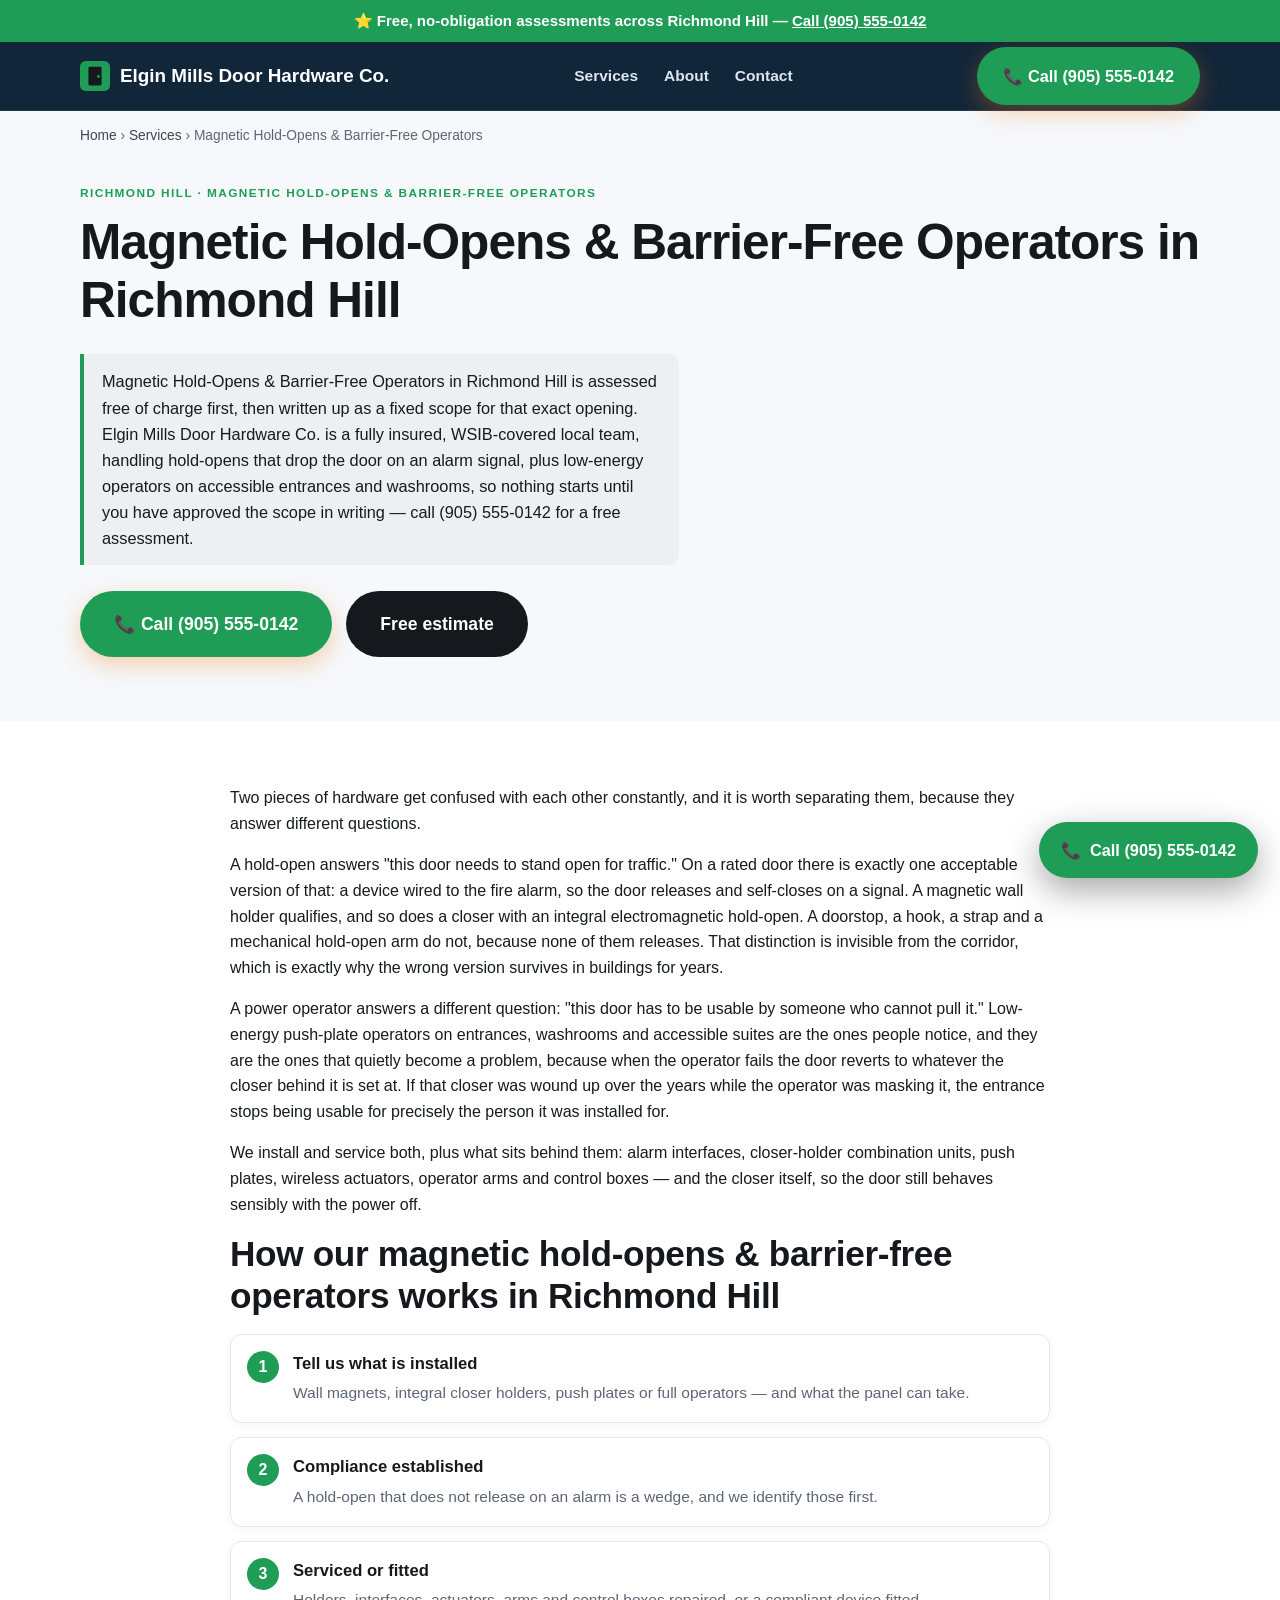
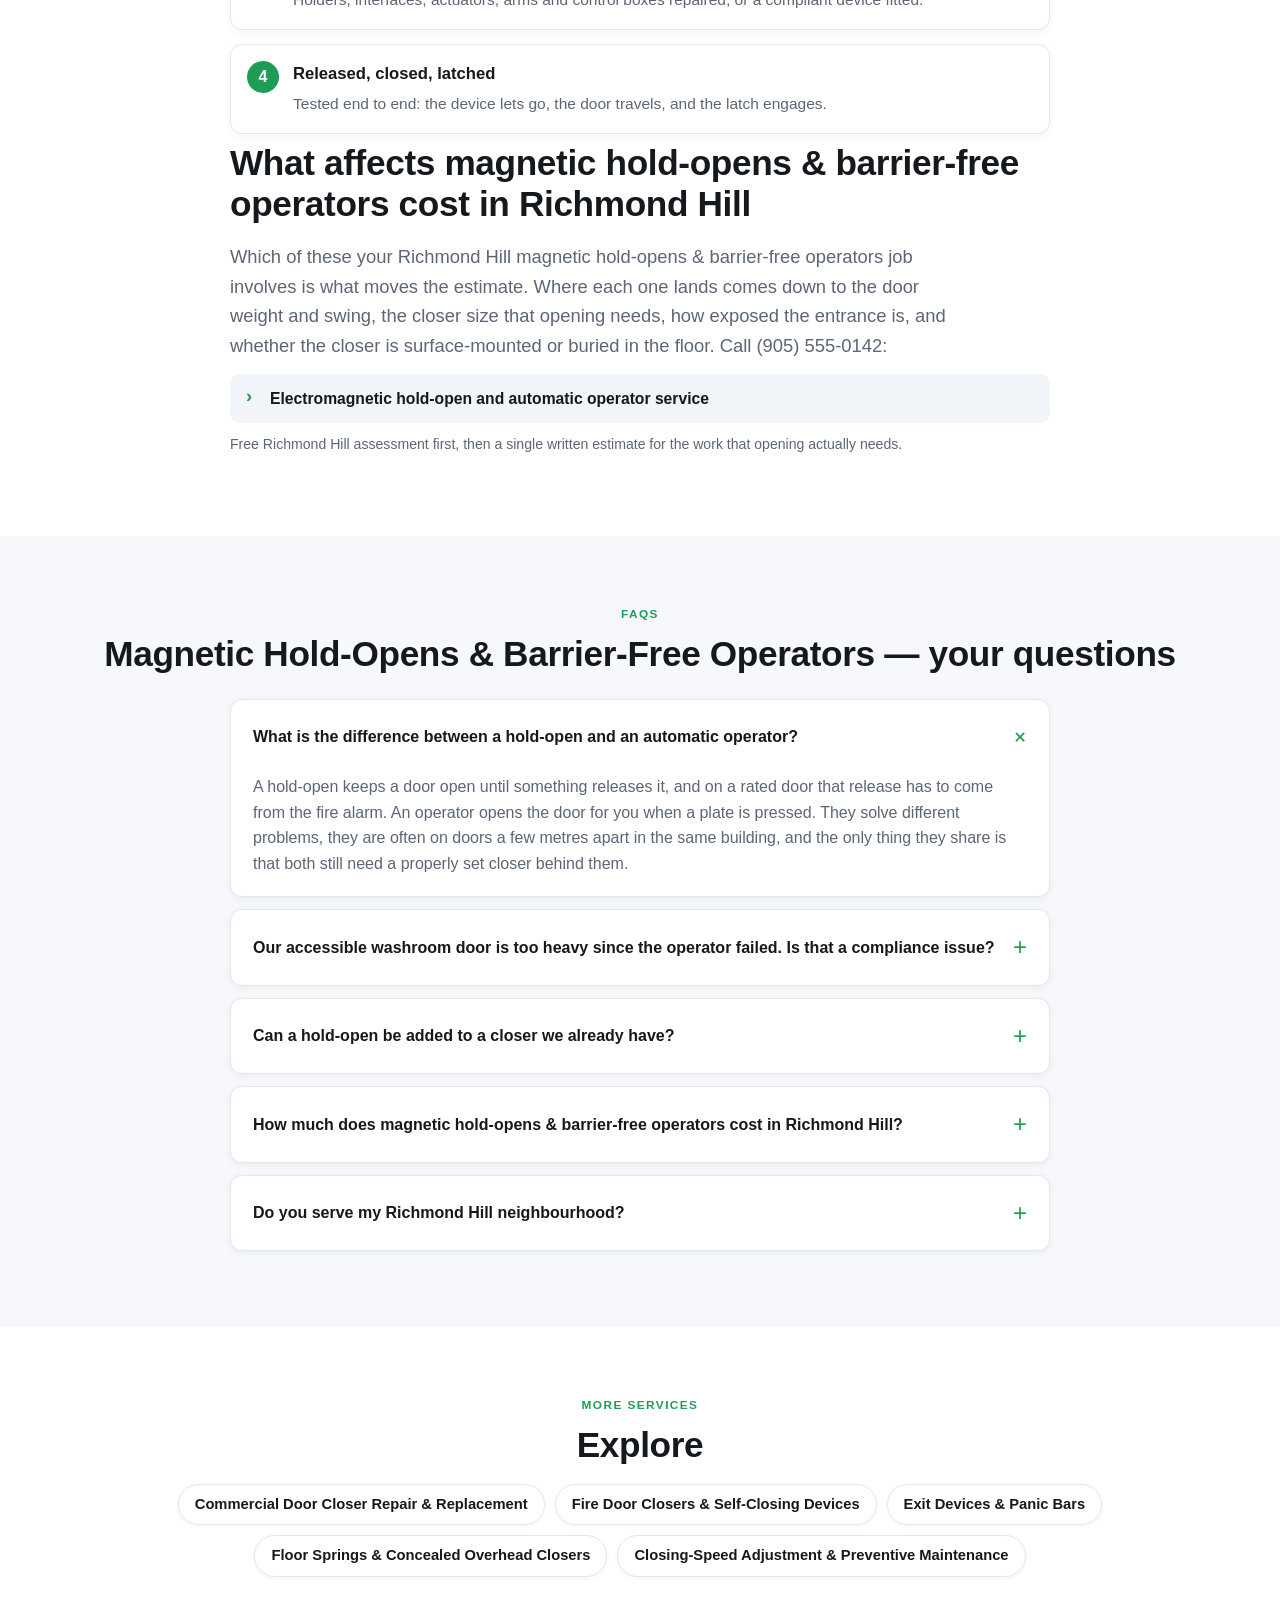
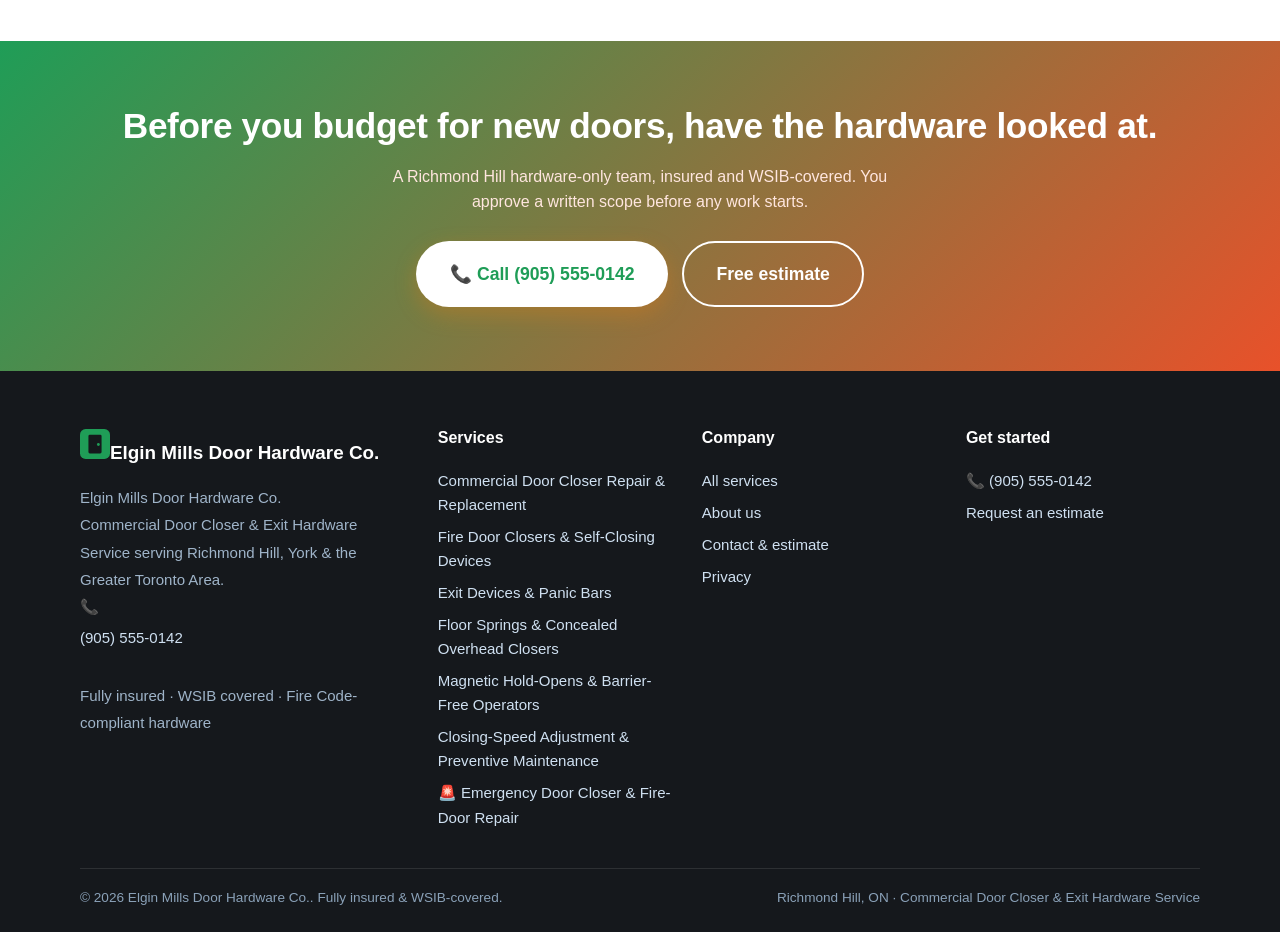
<file: services/hold-opens-automatic-operators/index.html>
<!DOCTYPE html><html lang="en-CA"><head>
<meta charset="utf-8"><meta name="viewport" content="width=device-width, initial-scale=1, viewport-fit=cover">
<title>Richmond Hill Magnetic Hold-Opens &amp; Barrier-Free Operators</title><meta name="description" content="Magnetic Hold-Opens &amp; Barrier-Free Operators in Richmond Hill, ON. Hold-opens that drop the door on an alarm signal, plus low-energy operators on accessible.">
<link rel="canonical" href="https://www.richmondhilldoorcloser.com/services/hold-opens-automatic-operators/"><link rel="alternate" hreflang="en-CA" href="https://www.richmondhilldoorcloser.com/services/hold-opens-automatic-operators/"><link rel="alternate" hreflang="x-default" href="https://www.richmondhilldoorcloser.com/services/hold-opens-automatic-operators/">
<meta name="robots" content="index,follow,max-image-preview:large"><meta name="theme-color" content="#15181c">
<meta name="geo.region" content="CA-ON"><meta name="geo.placename" content="Richmond Hill"><meta name="geo.position" content="43.8828;-79.4403"><meta name="ICBM" content="43.8828, -79.4403">
<meta property="og:type" content="website"><meta property="og:site_name" content="Elgin Mills Door Hardware Co."><meta property="og:title" content="Richmond Hill Magnetic Hold-Opens &amp; Barrier-Free Operators"><meta property="og:description" content="Magnetic Hold-Opens &amp; Barrier-Free Operators in Richmond Hill, ON. Hold-opens that drop the door on an alarm signal, plus low-energy operators on accessible."><meta property="og:url" content="https://www.richmondhilldoorcloser.com/services/hold-opens-automatic-operators/">
<meta property="og:image" content="https://www.richmondhilldoorcloser.com/assets/og.png"><meta property="og:image:type" content="image/png"><meta property="og:image:width" content="1200"><meta property="og:image:height" content="630"><meta property="og:image:alt" content="Elgin Mills Door Hardware Co. — Commercial Door Closer &amp; Exit Hardware Service in Richmond Hill, ON"><meta property="og:locale" content="en_CA">
<meta name="twitter:card" content="summary_large_image"><meta name="twitter:title" content="Richmond Hill Magnetic Hold-Opens &amp; Barrier-Free Operators"><meta name="twitter:description" content="Magnetic Hold-Opens &amp; Barrier-Free Operators in Richmond Hill, ON. Hold-opens that drop the door on an alarm signal, plus low-energy operators on accessible."><meta name="twitter:image" content="https://www.richmondhilldoorcloser.com/assets/og.png">
<link rel="icon" href="/assets/favicon.svg" type="image/svg+xml"><link rel="icon" href="/favicon.ico" sizes="32x32"><link rel="apple-touch-icon" href="/assets/apple-touch-icon.png">
<link rel="preload" href="/css/styles.css" as="style"><link rel="stylesheet" href="/css/styles.css">
<script type="application/ld+json">{"@context":"https://schema.org","@graph":[{"@type":"Organization","@id":"https://www.richmondhilldoorcloser.com/#org","name":"Elgin Mills Door Hardware Co.","url":"https://www.richmondhilldoorcloser.com/","logo":"https://www.richmondhilldoorcloser.com/assets/og.png","areaServed":{"@type":"City","name":"Richmond Hill"},"sameAs":["https://www.richmondhilldoorcloser.com/"]},{"@type":["HomeAndConstructionBusiness","LocalBusiness"],"@id":"https://www.richmondhilldoorcloser.com/#business","name":"Elgin Mills Door Hardware Co.","image":"https://www.richmondhilldoorcloser.com/assets/og.png","url":"https://www.richmondhilldoorcloser.com/","telephone":"+19055550142","paymentAccepted":"Cash, Cheque, Credit Card, Interac e-Transfer","parentOrganization":{"@id":"https://www.richmondhilldoorcloser.com/#org"},"brand":{"@id":"https://www.richmondhilldoorcloser.com/#org"},"description":"Commercial Door Closer & Exit Hardware Service in Richmond Hill, ON — Fully insured, WSIB covered, Fire Code-compliant hardware. Priority same-day/next-day urgent response.","address":{"@type":"PostalAddress","addressLocality":"Richmond Hill","addressRegion":"ON","addressCountry":"CA"},"geo":{"@type":"GeoCoordinates","latitude":43.8828,"longitude":-79.4403},"areaServed":[{"@type":"City","name":"Richmond Hill"},{"@type":"GeoShape","circle":"43.8828 -79.4403 20000"}],"sameAs":["https://www.richmondhilldoorcloser.com/"],"hasMap":"https://www.google.com/maps?q=Richmond%20Hill%2C%20ON%2C%20Canada","openingHoursSpecification":[{"@type":"OpeningHoursSpecification","dayOfWeek":["Monday","Tuesday","Wednesday","Thursday","Friday"],"opens":"07:00","closes":"18:00"},{"@type":"OpeningHoursSpecification","dayOfWeek":["Saturday"],"opens":"08:00","closes":"15:00"}],"knowsAbout":["commercial door closer & exit hardware service","door closer repair and replacement","fire door self-closing devices","exit and panic hardware","Ontario Fire Code door maintenance","cold-weather closer adjustment","commercial door closer repair & replacement","fire door closers & self-closing devices","exit devices & panic bars","floor springs & concealed overhead closers","magnetic hold-opens & barrier-free operators","closing-speed adjustment & preventive maintenance","Richmond Hill, ON service area"],"hasOfferCatalog":{"@type":"OfferCatalog","name":"Commercial Door Closer & Exit Hardware Service in Richmond Hill, ON","itemListElement":[{"@type":"Offer","itemOffered":{"@type":"Service","name":"Commercial Door Closer Repair & Replacement (Richmond Hill)","areaServed":{"@type":"City","name":"Richmond Hill"}}},{"@type":"Offer","itemOffered":{"@type":"Service","name":"Fire Door Closers & Self-Closing Devices (Richmond Hill)","areaServed":{"@type":"City","name":"Richmond Hill"}}},{"@type":"Offer","itemOffered":{"@type":"Service","name":"Exit Devices & Panic Bars (Richmond Hill)","areaServed":{"@type":"City","name":"Richmond Hill"}}},{"@type":"Offer","itemOffered":{"@type":"Service","name":"Floor Springs & Concealed Overhead Closers (Richmond Hill)","areaServed":{"@type":"City","name":"Richmond Hill"}}},{"@type":"Offer","itemOffered":{"@type":"Service","name":"Magnetic Hold-Opens & Barrier-Free Operators (Richmond Hill)","areaServed":{"@type":"City","name":"Richmond Hill"}}},{"@type":"Offer","itemOffered":{"@type":"Service","name":"Closing-Speed Adjustment & Preventive Maintenance (Richmond Hill)","areaServed":{"@type":"City","name":"Richmond Hill"}}}]}},{"@type":"Service","serviceType":"Magnetic Hold-Opens & Barrier-Free Operators","name":"Magnetic Hold-Opens & Barrier-Free Operators in Richmond Hill","description":"Hold-opens that drop the door on an alarm signal, plus low-energy operators on accessible entrances and washrooms.","provider":{"@id":"https://www.richmondhilldoorcloser.com/#business"},"image":"https://www.richmondhilldoorcloser.com/assets/og.png","areaServed":{"@type":"City","name":"Richmond Hill"},"url":"https://www.richmondhilldoorcloser.com/services/hold-opens-automatic-operators/"},{"@type":"BreadcrumbList","itemListElement":[{"@type":"ListItem","position":1,"name":"Home","item":"https://www.richmondhilldoorcloser.com/"},{"@type":"ListItem","position":2,"name":"Services","item":"https://www.richmondhilldoorcloser.com/services/"},{"@type":"ListItem","position":3,"name":"Magnetic Hold-Opens & Barrier-Free Operators","item":"https://www.richmondhilldoorcloser.com/services/hold-opens-automatic-operators/"}]},{"@type":"FAQPage","mainEntity":[{"@type":"Question","name":"What is the difference between a hold-open and an automatic operator?","acceptedAnswer":{"@type":"Answer","text":"A hold-open keeps a door open until something releases it, and on a rated door that release has to come from the fire alarm. An operator opens the door for you when a plate is pressed. They solve different problems, they are often on doors a few metres apart in the same building, and the only thing they share is that both still need a properly set closer behind them."}},{"@type":"Question","name":"Our accessible washroom door is too heavy since the operator failed. Is that a compliance issue?","acceptedAnswer":{"@type":"Answer","text":"It can be. A door on a barrier-free path of travel has an opening-force limit, and a failed operator leaves the closer doing all the work — often a closer that was turned up over the years precisely because the operator was masking it. We repair the operator and set the manual force, so the door is usable either way."}},{"@type":"Question","name":"Can a hold-open be added to a closer we already have?","acceptedAnswer":{"@type":"Answer","text":"Often, yes. Some closer families take an electromagnetic hold-open as an add-on; otherwise a separate wall or floor magnet does the job, wired back to the fire alarm panel. Either way the alarm connection is not optional on a rated door — an unreleased hold-open is just a wedge with better manners."}},{"@type":"Question","name":"How much does magnetic hold-opens & barrier-free operators cost in Richmond Hill?","acceptedAnswer":{"@type":"Answer","text":"Hold-open and operator work depends on the existing hardware, the door weight and what the alarm panel can take. We check all three before putting a number in writing, and we quote the closer behind the operator as part of it. Free look — call (905) 555-0142."}},{"@type":"Question","name":"Do you serve my Richmond Hill neighbourhood?","acceptedAnswer":{"@type":"Answer","text":"Yes — we cover Richmond Hill including Mill Pond, Bayview Hill, Oak Ridges, Jefferson and the surrounding York area. Call (905) 555-0142 and we'll confirm scheduling for your street."}}]}]}</script>
</head><body><a class="skip" href="#main" style="position:absolute;left:-999px">Skip to content</a>
<div class="callstrip">⭐ Free, no-obligation assessments across Richmond Hill — <a href="tel:+19055550142">Call (905) 555-0142</a></div>
<header class="site"><div class="wrap nav"><a class="brand" href="/" aria-label="Elgin Mills Door Hardware Co. home"><svg width="30" height="30" viewBox="0 0 32 32" fill="none" aria-hidden="true"><rect width="32" height="32" rx="6" fill="#1f9d57"/><rect x="9" y="6" width="14" height="20" rx="1.5" fill="#15181c"/><circle cx="19.6" cy="16.5" r="1.5" fill="#1f9d57"/></svg>Elgin Mills Door Hardware Co.</a>
<nav class="nav-links" id="nav" aria-label="Main"><a href="/services/">Services</a><a href="/about/">About</a><a href="/contact/">Contact</a></nav>
<div class="nav-cta"><a class="btn btn-call" href="tel:+19055550142">📞 Call (905) 555-0142</a><button class="menu-btn" aria-label="Open menu" aria-expanded="false" aria-controls="nav"><span aria-hidden="true">☰</span></button></div>
</div></header><main id="main"><div class="wrap"><nav class="crumbs" aria-label="Breadcrumb"><a href="/">Home</a> › <a href="/services/">Services</a> › <span aria-current="page">Magnetic Hold-Opens &amp; Barrier-Free Operators</span></nav></div><section class="section" style="padding-top:18px"><div class="wrap"><span class="eyebrow">Richmond Hill · Magnetic Hold-Opens &amp; Barrier-Free Operators</span><h1>Magnetic Hold-Opens &amp; Barrier-Free Operators in Richmond Hill</h1><p class="answer-capsule" data-answer>Magnetic Hold-Opens &amp; Barrier-Free Operators in Richmond Hill is assessed free of charge first, then written up as a fixed scope for that exact opening. Elgin Mills Door Hardware Co. is a fully insured, WSIB-covered local team, handling hold-opens that drop the door on an alarm signal, plus low-energy operators on accessible entrances and washrooms, so nothing starts until you have approved the scope in writing — call (905) 555-0142 for a free assessment.</p><div class="hero-cta"><a class="btn btn-call btn-lg" href="tel:+19055550142">📞 Call (905) 555-0142</a><a class="btn btn-dark btn-lg" href="/contact/" data-book>Free estimate</a></div></div></section>
<section class="section alt"><div class="wrap" style="max-width:860px"><p>Two pieces of hardware get confused with each other constantly, and it is worth separating them, because they answer different questions.</p><p>A hold-open answers "this door needs to stand open for traffic." On a rated door there is exactly one acceptable version of that: a device wired to the fire alarm, so the door releases and self-closes on a signal. A magnetic wall holder qualifies, and so does a closer with an integral electromagnetic hold-open. A doorstop, a hook, a strap and a mechanical hold-open arm do not, because none of them releases. That distinction is invisible from the corridor, which is exactly why the wrong version survives in buildings for years.</p><p>A power operator answers a different question: "this door has to be usable by someone who cannot pull it." Low-energy push-plate operators on entrances, washrooms and accessible suites are the ones people notice, and they are the ones that quietly become a problem, because when the operator fails the door reverts to whatever the closer behind it is set at. If that closer was wound up over the years while the operator was masking it, the entrance stops being usable for precisely the person it was installed for.</p><p>We install and service both, plus what sits behind them: alarm interfaces, closer-holder combination units, push plates, wireless actuators, operator arms and control boxes — and the closer itself, so the door still behaves sensibly with the power off.</p><h2>How our magnetic hold-opens &amp; barrier-free operators works in Richmond Hill</h2><ol class="proc"><li><b>Tell us what is installed</b><span>Wall magnets, integral closer holders, push plates or full operators — and what the panel can take.</span></li><li><b>Compliance established</b><span>A hold-open that does not release on an alarm is a wedge, and we identify those first.</span></li><li><b>Serviced or fitted</b><span>Holders, interfaces, actuators, arms and control boxes repaired, or a compliant device fitted.</span></li><li><b>Released, closed, latched</b><span>Tested end to end: the device lets go, the door travels, and the latch engages.</span></li></ol><h2>What affects magnetic hold-opens &amp; barrier-free operators cost in Richmond Hill</h2><p class="lead" style="max-width:70ch;margin:0 0 14px">Which of these your Richmond Hill magnetic hold-opens &amp; barrier-free operators job involves is what moves the estimate. Where each one lands comes down to the door weight and swing, the closer size that opening needs, how exposed the entrance is, and whether the closer is surface-mounted or buried in the floor. Call (905) 555-0142:</p><ul class="factors"><li><strong>Electromagnetic hold-open and automatic operator service</strong></li></ul><p class="price-note">Free Richmond Hill assessment first, then a single written estimate for the work that opening actually needs.</p></div></section>
<section class="section"><div class="wrap center"><span class="eyebrow">FAQs</span><h2>Magnetic Hold-Opens &amp; Barrier-Free Operators — your questions</h2></div><div class="wrap" style="margin-top:24px"><div class="faq" style="max-width:820px;margin:0 auto"><details open><summary>What is the difference between a hold-open and an automatic operator?</summary><p>A hold-open keeps a door open until something releases it, and on a rated door that release has to come from the fire alarm. An operator opens the door for you when a plate is pressed. They solve different problems, they are often on doors a few metres apart in the same building, and the only thing they share is that both still need a properly set closer behind them.</p></details><details><summary>Our accessible washroom door is too heavy since the operator failed. Is that a compliance issue?</summary><p>It can be. A door on a barrier-free path of travel has an opening-force limit, and a failed operator leaves the closer doing all the work — often a closer that was turned up over the years precisely because the operator was masking it. We repair the operator and set the manual force, so the door is usable either way.</p></details><details><summary>Can a hold-open be added to a closer we already have?</summary><p>Often, yes. Some closer families take an electromagnetic hold-open as an add-on; otherwise a separate wall or floor magnet does the job, wired back to the fire alarm panel. Either way the alarm connection is not optional on a rated door — an unreleased hold-open is just a wedge with better manners.</p></details><details><summary>How much does magnetic hold-opens &amp; barrier-free operators cost in Richmond Hill?</summary><p>Hold-open and operator work depends on the existing hardware, the door weight and what the alarm panel can take. We check all three before putting a number in writing, and we quote the closer behind the operator as part of it. Free look — call (905) 555-0142.</p></details><details><summary>Do you serve my Richmond Hill neighbourhood?</summary><p>Yes — we cover Richmond Hill including Mill Pond, Bayview Hill, Oak Ridges, Jefferson and the surrounding York area. Call (905) 555-0142 and we&#39;ll confirm scheduling for your street.</p></details></div></div></section>
<section class="section alt"><div class="wrap center"><span class="eyebrow">More services</span><h2>Explore</h2><div class="chips" style="justify-content:center;margin-top:16px"><a class="chip" href="/services/door-closer-repair-replacement/">Commercial Door Closer Repair &amp; Replacement</a><a class="chip" href="/services/fire-door-closers-fire-code/">Fire Door Closers &amp; Self-Closing Devices</a><a class="chip" href="/services/exit-devices-panic-bars/">Exit Devices &amp; Panic Bars</a><a class="chip" href="/services/concealed-floor-spring-closers/">Floor Springs &amp; Concealed Overhead Closers</a><a class="chip" href="/services/cold-weather-closer-adjustment/">Closing-Speed Adjustment &amp; Preventive Maintenance</a></div></div></section>
<section class="section cta-band"><div class="wrap"><h2>Before you budget for new doors, have the hardware looked at.</h2><p>A Richmond Hill hardware-only team, insured and WSIB-covered. You approve a written scope before any work starts.</p><div class="hero-cta" style="justify-content:center"><a class="btn btn-call btn-lg" href="tel:+19055550142">📞 Call (905) 555-0142</a><a class="btn btn-ghost btn-lg" href="/contact/" data-book>Free estimate</a></div></div></section></main><footer class="site"><div class="wrap"><div class="cols">
<div><a class="brand" href="/" aria-label="Elgin Mills Door Hardware Co. home"><svg width="30" height="30" viewBox="0 0 32 32" fill="none" aria-hidden="true"><rect width="32" height="32" rx="6" fill="#1f9d57"/><rect x="9" y="6" width="14" height="20" rx="1.5" fill="#15181c"/><circle cx="19.6" cy="16.5" r="1.5" fill="#1f9d57"/></svg>Elgin Mills Door Hardware Co.</a><address class="nap" style="font-style:normal">Elgin Mills Door Hardware Co.<br>Commercial Door Closer &amp; Exit Hardware Service serving Richmond Hill, York &amp; the Greater Toronto Area.<br>📞 <a href="tel:+19055550142">(905) 555-0142</a><br>Fully insured · WSIB covered · Fire Code-compliant hardware</address></div>
<div><h4>Services</h4><a href="/services/door-closer-repair-replacement/">Commercial Door Closer Repair &amp; Replacement</a><a href="/services/fire-door-closers-fire-code/">Fire Door Closers &amp; Self-Closing Devices</a><a href="/services/exit-devices-panic-bars/">Exit Devices &amp; Panic Bars</a><a href="/services/concealed-floor-spring-closers/">Floor Springs &amp; Concealed Overhead Closers</a><a href="/services/hold-opens-automatic-operators/">Magnetic Hold-Opens &amp; Barrier-Free Operators</a><a href="/services/cold-weather-closer-adjustment/">Closing-Speed Adjustment &amp; Preventive Maintenance</a><a href="/services/emergency-door-closer-repair/">🚨 Emergency Door Closer &amp; Fire-Door Repair</a></div>
<div><h4>Company</h4><a href="/services/">All services</a><a href="/about/">About us</a><a href="/contact/">Contact &amp; estimate</a><a href="/privacy/">Privacy</a></div>
<div><h4>Get started</h4><a href="tel:+19055550142">📞 (905) 555-0142</a><a href="/contact/" data-book>Request an estimate</a></div>
</div><div class="legal"><span>© 2026 Elgin Mills Door Hardware Co.. Fully insured &amp; WSIB-covered.</span><span>Richmond Hill, ON · Commercial Door Closer &amp; Exit Hardware Service</span></div></div></footer><a class="fab-call" href="tel:+19055550142" aria-label="Call Elgin Mills Door Hardware Co."><span aria-hidden="true">📞</span> Call (905) 555-0142</a>
<div class="callbar"><a class="btn btn-call" href="tel:+19055550142">📞 Call now</a><a class="btn btn-dark" href="/contact/" data-book>Free estimate</a></div>
<script src="/js/main.js" defer></script></body></html>
</file>
<file: css/styles.css>
/* TrueNorth Garage Doors — shared stylesheet
   Performance-first: system font stack (zero web-font requests),
   fixed media sizing to protect CLS, GPU-friendly transitions only. */

:root{
  --navy:#0b1f33;
  --navy-2:#12304d;
  --steel:#1f4e79;
  --ice:#eaf2fb;
  --red:#d8232a;
  --red-dark:#b01a20;
  --amber:#f5a623;
  --green:#1e9e5a;
  --ink:#16202b;
  --muted:#5b6b7b;
  --line:#dde6ef;
  --card:#ffffff;
  --bg:#f6f9fc;
  --radius:14px;
  --shadow:0 6px 24px rgba(11,31,51,.10);
  --shadow-lg:0 18px 50px rgba(11,31,51,.18);
  --maxw:1160px;
  --font:-apple-system,BlinkMacSystemFont,"Segoe UI",Roboto,Helvetica,Arial,"Apple Color Emoji","Segoe UI Emoji",sans-serif;
}

*{box-sizing:border-box}
/* A11Y (P2-8): visible keyboard-focus ring on every interactive element, honoring the per-site accent. */
:focus-visible{outline:2px solid var(--accent,#ef7d10);outline-offset:2px;border-radius:3px}
html{scroll-behavior:smooth}
body{
  margin:0;font-family:var(--font);color:var(--ink);background:var(--bg);
  line-height:1.6;-webkit-font-smoothing:antialiased;text-rendering:optimizeLegibility;
}
img{max-width:100%;height:auto;display:block}
a{color:var(--steel);text-decoration:none}
a:hover{text-decoration:underline}
h1,h2,h3{line-height:1.18;color:var(--navy);margin:0 0 .5em}
h1{font-size:clamp(2rem,5vw,3.1rem);letter-spacing:-.02em}
h2{font-size:clamp(1.5rem,3.4vw,2.2rem);letter-spacing:-.01em}
h3{font-size:1.18rem}
p{margin:0 0 1rem}
.wrap{max-width:var(--maxw);margin:0 auto;padding:0 20px}
.section{padding:64px 0}
.section.alt{background:#fff}
.lead{font-size:1.15rem;color:var(--muted);max-width:62ch}
.eyebrow{display:inline-block;font-weight:800;letter-spacing:.12em;text-transform:uppercase;
  font-size:.74rem;color:var(--red);margin-bottom:.6rem}
.center{text-align:center}
.center .lead{margin-left:auto;margin-right:auto}

/* ---------- Buttons ---------- */
.btn{display:inline-flex;align-items:center;gap:.5rem;font-weight:700;font-size:1.02rem;
  padding:14px 24px;border-radius:999px;border:2px solid transparent;cursor:pointer;
  transition:transform .12s ease,box-shadow .12s ease,background .12s ease;text-decoration:none}
.btn:hover{text-decoration:none;transform:translateY(-2px)}
.btn-call{background:var(--red);color:#fff;box-shadow:0 8px 22px rgba(216,35,42,.32)}
.btn-call:hover{background:var(--red-dark)}
.btn-ghost{background:transparent;color:#fff;border-color:rgba(255,255,255,.6)}
.btn-ghost:hover{background:rgba(255,255,255,.12)}
.btn-dark{background:var(--navy);color:#fff}
.btn-dark:hover{background:var(--navy-2)}
.btn-lg{padding:17px 32px;font-size:1.1rem}

/* ---------- Header ---------- */
header.site{position:sticky;top:0;z-index:50;background:rgba(11,31,51,.97);
  backdrop-filter:saturate(140%) blur(6px);color:#fff;border-bottom:1px solid rgba(255,255,255,.08)}
.nav{display:flex;align-items:center;justify-content:space-between;height:68px}
.brand{display:flex;align-items:center;gap:10px;color:#fff;font-weight:800;font-size:1.18rem}
.brand:hover{text-decoration:none}
.brand svg{flex:0 0 auto}
.brand b{color:var(--amber)}
.nav-links{display:flex;gap:26px;align-items:center}
.nav-links a{color:#dce7f2;font-weight:600;font-size:.97rem}
.nav-links a:hover{color:#fff;text-decoration:none}
.nav-cta{display:flex;align-items:center;gap:14px}
.nav-phone{color:#fff;font-weight:800;font-size:1.05rem;white-space:nowrap}
.nav-phone:hover{text-decoration:none;color:var(--amber)}
.menu-btn{display:none;background:none;border:0;color:#fff;font-size:1.6rem;cursor:pointer}
@media(max-width:880px){
  .nav-links{display:none;position:absolute;top:68px;left:0;right:0;flex-direction:column;
    background:var(--navy);padding:14px 20px 22px;gap:14px;border-bottom:1px solid rgba(255,255,255,.1)}
  .nav-links.open{display:flex}
  .nav-links a{font-size:1.1rem;padding:6px 0}
  .menu-btn{display:block}
  .nav-cta .btn-call{display:none}
}

/* ---------- Hero ---------- */
.hero{position:relative;color:#fff;
  background:
    radial-gradient(1200px 500px at 80% -10%,rgba(31,78,121,.55),transparent),
    linear-gradient(160deg,#0b1f33 0%,#12304d 60%,#163a5c 100%);
  overflow:hidden}
.hero::after{content:"";position:absolute;inset:0;opacity:.10;pointer-events:none;
  background-image:radial-gradient(circle at 20% 30%,#fff 1px,transparent 1px);
  background-size:42px 42px}
.hero .wrap{position:relative;display:grid;grid-template-columns:1.1fr .9fr;gap:40px;
  align-items:center;padding-top:62px;padding-bottom:72px}
.hero h1{color:#fff}
.hero p.lead{color:#cfe0f1}
.hero .city-tag{color:var(--amber);font-weight:800}
.hero-cta{display:flex;flex-wrap:wrap;gap:14px;margin-top:26px}
.hero-trust{display:flex;flex-wrap:wrap;gap:18px;margin-top:30px;color:#bcd0e6;font-size:.92rem}
.hero-trust span{display:flex;align-items:center;gap:7px;font-weight:600}
.hero-trust svg{flex:0 0 auto}
.hero-card{background:rgba(255,255,255,.06);border:1px solid rgba(255,255,255,.16);
  border-radius:var(--radius);padding:24px;backdrop-filter:blur(4px)}
.hero-card h3{color:#fff;margin-bottom:.4rem}
.hero-card ul{list-style:none;padding:0;margin:0}
.hero-card li{display:flex;gap:10px;align-items:flex-start;padding:9px 0;border-bottom:1px solid rgba(255,255,255,.10);color:#dbe7f3;font-size:.96rem}
.hero-card li:last-child{border-bottom:0}
.hero-card .price{margin-left:auto;color:var(--amber);font-weight:800;white-space:nowrap}
@media(max-width:860px){.hero .wrap{grid-template-columns:1fr;gap:30px}.hero-card{order:2}}

/* ---------- Trust strip ---------- */
.strip{background:var(--navy-2);color:#fff}
.strip .wrap{display:flex;flex-wrap:wrap;justify-content:space-between;gap:18px;padding:18px 20px}
.strip .item{display:flex;align-items:center;gap:10px;font-weight:600;font-size:.95rem;color:#dbe7f3}
.strip .item b{color:#fff}
.strip svg{flex:0 0 auto;color:var(--amber)}

/* ---------- Grid cards ---------- */
.grid{display:grid;gap:22px}
.grid.cols-3{grid-template-columns:repeat(3,1fr)}
.grid.cols-2{grid-template-columns:repeat(2,1fr)}
.grid.cols-4{grid-template-columns:repeat(4,1fr)}
@media(max-width:920px){.grid.cols-3,.grid.cols-4{grid-template-columns:repeat(2,1fr)}}
@media(max-width:620px){.grid.cols-2,.grid.cols-3,.grid.cols-4{grid-template-columns:1fr}}

.card{background:var(--card);border:1px solid var(--line);border-radius:var(--radius);
  padding:26px;box-shadow:var(--shadow);transition:transform .14s ease,box-shadow .14s ease}
.card:hover{transform:translateY(-4px);box-shadow:var(--shadow-lg)}
.card .ico{width:50px;height:50px;border-radius:12px;display:grid;place-items:center;
  background:var(--ice);color:var(--steel);margin-bottom:14px}
.card h3{margin-bottom:.35rem}
.card p{color:var(--muted);margin-bottom:.6rem;font-size:.97rem}
.card .from{font-weight:800;color:var(--navy)}
.card .from small{font-weight:600;color:var(--muted)}

/* ---------- Pricing table ---------- */
.pricewrap{overflow-x:auto;border-radius:var(--radius);box-shadow:var(--shadow);border:1px solid var(--line)}
table.price{width:100%;border-collapse:collapse;background:#fff;min-width:560px}
table.price th,table.price td{padding:14px 16px;text-align:left;border-bottom:1px solid var(--line)}
table.price thead th{background:var(--navy);color:#fff;font-size:.92rem;letter-spacing:.02em}
table.price tbody tr:nth-child(even){background:#f7fafd}
table.price td.svc{font-weight:700;color:var(--navy)}
table.price td.amt{font-weight:800;color:var(--steel);white-space:nowrap}
table.price td.war{color:var(--muted);font-size:.92rem}
.price-note{color:var(--muted);font-size:.88rem;margin-top:10px}

/* ---------- Climate / feature split ---------- */
.split{display:grid;grid-template-columns:1fr 1fr;gap:40px;align-items:center}
@media(max-width:820px){.split{grid-template-columns:1fr;gap:26px}}
.feature-list{list-style:none;padding:0;margin:0}
.feature-list li{display:flex;gap:14px;padding:14px 0;border-bottom:1px solid var(--line)}
.feature-list li:last-child{border-bottom:0}
.feature-list .fi{flex:0 0 auto;width:40px;height:40px;border-radius:10px;background:var(--ice);
  color:var(--red);display:grid;place-items:center;font-weight:800}
.feature-list h4{margin:.1rem 0 .25rem;color:var(--navy);font-size:1.05rem}
.feature-list p{margin:0;color:var(--muted);font-size:.95rem}

.panel{background:linear-gradient(160deg,#0b1f33,#163a5c);color:#fff;border-radius:var(--radius);
  padding:30px;box-shadow:var(--shadow-lg)}
.panel h3{color:#fff}
.panel .stat{display:flex;align-items:baseline;gap:10px;margin:18px 0}
.panel .stat b{font-size:2.4rem;color:var(--amber);line-height:1}
.panel .stat span{color:#cfe0f1}

/* ---------- Reviews ---------- */
.review{background:#fff;border:1px solid var(--line);border-radius:var(--radius);padding:24px;box-shadow:var(--shadow)}
.stars{color:var(--amber);letter-spacing:2px;font-size:1.05rem}
.review p{color:var(--ink);font-style:italic;margin:.6rem 0}
.review .who{font-weight:700;color:var(--navy);font-style:normal}
.review .where{color:var(--muted);font-size:.88rem}
.rating-badge{display:inline-flex;align-items:center;gap:12px;background:#fff;border:1px solid var(--line);
  border-radius:999px;padding:10px 20px;box-shadow:var(--shadow);font-weight:700;color:var(--navy)}
.rating-badge b{font-size:1.5rem;color:var(--red)}

/* ---------- FAQ ---------- */
.faq details{background:#fff;border:1px solid var(--line);border-radius:12px;margin-bottom:12px;
  box-shadow:0 2px 8px rgba(11,31,51,.05);overflow:hidden}
.faq summary{cursor:pointer;padding:18px 22px;font-weight:700;color:var(--navy);list-style:none;
  display:flex;justify-content:space-between;align-items:center;gap:14px}
.faq summary::-webkit-details-marker{display:none}
.faq summary::after{content:"+";font-size:1.5rem;color:var(--red);font-weight:400;transition:transform .2s}
.faq details[open] summary::after{transform:rotate(45deg)}
.faq details p{padding:0 22px 20px;color:var(--muted);margin:0}

/* ---------- Service process (How it works) ---------- */
ol.proc{list-style:none;counter-reset:pstep;padding:0;margin:6px 0 8px;display:grid;gap:14px}
ol.proc li{counter-increment:pstep;position:relative;padding:16px 18px 16px 62px;background:#fff;border:1px solid var(--line);
  border-radius:12px;box-shadow:0 2px 8px rgba(11,31,51,.05)}
ol.proc li::before{content:counter(pstep);position:absolute;left:16px;top:16px;width:32px;height:32px;border-radius:50%;
  background:var(--red);color:#fff;font-weight:800;display:grid;place-items:center;font-size:1rem}
ol.proc li b{display:block;color:var(--navy);margin-bottom:3px;font-size:1.04rem}
ol.proc li span{color:var(--muted);font-size:.97rem}
html[dir=rtl] ol.proc li{padding:16px 62px 16px 18px}
html[dir=rtl] ol.proc li::before{left:auto;right:16px}

/* ---------- Cost factors ---------- */
ul.factors{list-style:none;padding:0;margin:0;display:grid;gap:10px}
ul.factors li{position:relative;padding:12px 16px 12px 40px;background:var(--ice);border-radius:10px;color:#27343f;font-size:.98rem}
ul.factors li::before{content:"›";position:absolute;left:16px;top:10px;color:var(--red);font-weight:800;font-size:1.15rem;line-height:1.3}
ul.factors li strong{color:var(--navy)}
html[dir=rtl] ul.factors li{padding:12px 40px 12px 16px}
html[dir=rtl] ul.factors li::before{left:auto;right:16px;content:"‹"}

/* ---------- CTA band ---------- */
.cta-band{background:linear-gradient(135deg,var(--red),#e8512a);color:#fff;text-align:center}
.cta-band h2{color:#fff}
.cta-band p{color:#ffe6df;max-width:60ch;margin:0 auto 1.4rem}
.cta-band .btn-call{background:#fff;color:var(--red)}
.cta-band .btn-call:hover{background:#fff8f6}
.cta-band .btn-ghost{border-color:#fff;color:#fff}

/* ---------- Neighbourhoods ---------- */
.chips{display:flex;flex-wrap:wrap;gap:10px}
.chip{background:#fff;border:1px solid var(--line);border-radius:999px;padding:8px 16px;
  font-size:.92rem;font-weight:600;color:var(--navy);box-shadow:0 1px 4px rgba(11,31,51,.05)}

/* ---------- City selector cards (home) ---------- */
.city-card{position:relative;border-radius:var(--radius);overflow:hidden;color:#fff;min-height:280px;
  display:flex;flex-direction:column;justify-content:flex-end;padding:26px;box-shadow:var(--shadow);
  background-size:cover;background-position:center;transition:transform .16s ease,box-shadow .16s ease}
.city-card:hover{transform:translateY(-5px);box-shadow:var(--shadow-lg);text-decoration:none}
.city-card::before{content:"";position:absolute;inset:0;
  background:linear-gradient(180deg,rgba(11,31,51,.15),rgba(11,31,51,.85))}
.city-card>*{position:relative;z-index:1}
.city-card h3{color:#fff;font-size:1.6rem;margin-bottom:.2rem}
.city-card p{color:#cfe0f1;font-size:.95rem;margin:0}
.city-card .go{margin-top:14px;font-weight:800;color:var(--amber)}

/* ---------- Footer ---------- */
footer.site{background:var(--navy);color:#cfe0f1;padding:54px 0 24px;font-size:.94rem}
footer.site .cols{display:grid;grid-template-columns:1.4fr 1fr 1fr 1fr;gap:30px}
@media(max-width:820px){footer.site .cols{grid-template-columns:1fr 1fr}}
@media(max-width:520px){footer.site .cols{grid-template-columns:1fr}}
footer.site h4{color:#fff;font-size:1rem;margin:0 0 14px}
footer.site a{color:#cfe0f1;display:block;padding:4px 0}
footer.site a:hover{color:#fff}
footer.site .brand{color:#fff;margin-bottom:12px}
footer .nap{color:#9fb4c9;line-height:1.8}
footer .legal{border-top:1px solid rgba(255,255,255,.1);margin-top:34px;padding-top:18px;
  display:flex;flex-wrap:wrap;justify-content:space-between;gap:10px;color:#8aa1b8;font-size:.85rem}

/* ---------- Sticky mobile call bar ---------- */
.callbar{position:fixed;bottom:0;left:0;right:0;z-index:60;display:none;
  background:var(--navy);border-top:1px solid rgba(255,255,255,.12);padding:8px;gap:8px}
.callbar a{flex:1;justify-content:center;font-size:1rem;padding:13px}
.callbar .btn-call{box-shadow:none}
.callbar .btn-sms{background:var(--green);color:#fff}
@media(max-width:880px){.callbar{display:flex}body{padding-bottom:64px}}

/* ---------- Breadcrumbs ---------- */
.crumbs{font-size:.86rem;color:var(--muted);padding:14px 0}
.crumbs a{color:var(--steel)}

/* ---------- Article ---------- */
.article{max-width:760px;margin:0 auto}
.article h2{margin-top:1.6em}
.article h3{margin-top:1.4em;color:var(--steel)}
.article p,.article li{font-size:1.06rem;color:#27343f}
.article ul{padding-left:1.2em}
.article .callout{background:var(--ice);border-left:4px solid var(--steel);border-radius:8px;
  padding:16px 20px;margin:22px 0}
.article .callout.warn{background:#fff4f2;border-left-color:var(--red)}
.meta{color:var(--muted);font-size:.9rem;margin-bottom:1.4rem}

/* ---------- Quote form ---------- */
.quote-section{background:var(--ice)}
.quote-wrap{display:grid;grid-template-columns:1fr 1fr;gap:40px;align-items:center}
@media(max-width:820px){.quote-wrap{grid-template-columns:1fr;gap:26px}}
.quote-form{background:#fff;border:1px solid var(--line);border-radius:var(--radius);padding:26px;box-shadow:var(--shadow-lg)}
.quote-form .row{display:grid;grid-template-columns:1fr 1fr;gap:12px}
@media(max-width:520px){.quote-form .row{grid-template-columns:1fr}}
.quote-form label{display:block;font-weight:700;font-size:.84rem;color:var(--navy);margin:12px 0 4px}
.quote-form input,.quote-form select,.quote-form textarea{width:100%;padding:11px 13px;border:1px solid var(--line);
  border-radius:9px;font:inherit;background:#fbfdff;color:var(--ink)}
.quote-form input:focus,.quote-form select:focus,.quote-form textarea:focus{outline:2px solid var(--steel);border-color:var(--steel)}
.quote-form textarea{min-height:82px;resize:vertical}
.quote-form button{width:100%;margin-top:18px;justify-content:center}
.quote-form .fineprint{font-size:.77rem;color:var(--muted);margin-top:10px}

/* ---------- Utility ---------- */
.mt0{margin-top:0}.mb0{margin-bottom:0}
.tags{display:flex;flex-wrap:wrap;gap:8px;margin-top:8px}
.tag{background:var(--ice);color:var(--steel);border-radius:6px;padding:3px 10px;font-size:.8rem;font-weight:700}
.divider{height:1px;background:var(--line);margin:0}

/* ============ Emerald City Builders — construction theme override ============ */
:root{
  --navy:#15181c; --navy-2:#222831; --steel:#3a4655; --ice:#f1f4f8;
  --red:#ef7d10; --red-dark:#d96c06; --amber:#f5a623; --green:#1f9d57;
  --ink:#171a1e; --muted:#5c6677; --line:#e3e8ef; --bg:#f6f8fb;
}
.hero{background:radial-gradient(1100px 480px at 82% -10%,rgba(58,70,85,.55),transparent),linear-gradient(160deg,#15181c 0%,#222831 62%,#2c3542 100%)}
.btn-call{box-shadow:0 8px 22px rgba(239,125,16,.32)}
.eyebrow{color:var(--red)}
.card .ico{background:#fff3e6;color:var(--red)}
.lrow .fi,.feature-list .fi{color:var(--red)}

/* process steps */
.steps{counter-reset:s;display:grid;grid-template-columns:repeat(4,1fr);gap:18px}
@media(max-width:820px){.steps{grid-template-columns:repeat(2,1fr)}}
@media(max-width:480px){.steps{grid-template-columns:1fr}}
.step{background:var(--card);border:1px solid var(--line);border-radius:var(--radius);padding:22px;position:relative;box-shadow:var(--shadow)}
.step::before{counter-increment:s;content:counter(s);position:absolute;top:-14px;left:18px;width:34px;height:34px;border-radius:50%;
  background:var(--red);color:#fff;font-weight:800;display:grid;place-items:center;font-size:1.05rem}
.step h4{margin:10px 0 6px;color:var(--navy)}.step p{color:var(--muted);font-size:.95rem;margin:0}

/* stat band */
.statband{background:var(--navy);color:#fff}
.statband .wrap{display:grid;grid-template-columns:repeat(4,1fr);gap:18px;padding:34px 20px;text-align:center}
@media(max-width:700px){.statband .wrap{grid-template-columns:repeat(2,1fr)}}
.statband b{display:block;font-size:2.3rem;color:var(--amber);line-height:1}
.statband span{color:#c4cdd9;font-size:.9rem}

/* project tiles */
.projects{display:grid;grid-template-columns:repeat(3,1fr);gap:16px}
@media(max-width:900px){.projects{grid-template-columns:repeat(2,1fr)}}
@media(max-width:560px){.projects{grid-template-columns:1fr}}
.proj{border-radius:var(--radius);overflow:hidden;border:1px solid var(--line);background:var(--navy);color:#fff;min-height:200px;
  display:flex;flex-direction:column;justify-content:flex-end;padding:20px;position:relative}
.proj::before{content:"";position:absolute;inset:0;background:linear-gradient(160deg,#2c3542,#15181c);opacity:.92}
.proj>*{position:relative}.proj h4{margin:0 0 4px}.proj span{color:#c4cdd9;font-size:.85rem}
.proj .badge{position:absolute;top:14px;left:14px;background:var(--red);color:#fff;font-size:.7rem;font-weight:800;padding:4px 10px;border-radius:20px}

/* ============ call-first conversion + sample images ============ */
.callstrip{background:linear-gradient(90deg,#ef7d10,#f5a623);color:#15181c;text-align:center;font-weight:700;padding:9px 16px;font-size:.94rem}
.callstrip a{color:#15181c;text-decoration:underline;font-weight:800;white-space:nowrap}
.fab-call{position:fixed;right:22px;bottom:22px;z-index:60;display:inline-flex;align-items:center;gap:9px;background:var(--red);color:#fff;font-weight:800;font-size:1.02rem;padding:15px 22px;border-radius:999px;box-shadow:0 12px 34px rgba(239,125,16,.5);text-decoration:none;animation:fabpulse 2.4s infinite}
.fab-call:hover{text-decoration:none;filter:brightness(1.08)}
@keyframes fabpulse{0%{box-shadow:0 0 0 0 rgba(239,125,16,.55)}70%{box-shadow:0 0 0 18px rgba(239,125,16,0)}100%{box-shadow:0 0 0 0 rgba(239,125,16,0)}}
@media(max-width:880px){.fab-call{display:none}}
/* project tiles show the sample image with a bottom-gradient for text */
.proj{background-size:cover;background-position:center}
.proj::before{background:linear-gradient(180deg,rgba(21,24,28,.18) 38%,rgba(21,24,28,.9))!important;opacity:1!important}

/* ============ language switcher + RTL + mobile polish ============ */
#ec-lang{display:inline-flex;align-items:center;gap:5px;background:rgba(255,255,255,.08);border:1px solid rgba(255,255,255,.22);border-radius:999px;padding:4px 8px 4px 10px}
#ec-lang .ec-globe{font-size:.95rem;line-height:1}
#ec-lang select{background:transparent;border:0;color:#fff;font:inherit;font-weight:700;font-size:.84rem;cursor:pointer;outline:none}
#ec-lang select option{color:#15181c}
@media(max-width:880px){ #ec-lang{order:-1} header.site .nav-phone{display:none} }
@media(max-width:380px){ #ec-lang select{max-width:80px} }

/* RTL (Arabic) */
html[dir=rtl] body{text-align:right}
html[dir=rtl] .hero-cta,html[dir=rtl] .hero-trust,html[dir=rtl] .strip .wrap,html[dir=rtl] .chips,html[dir=rtl] .crumbs{direction:rtl}
html[dir=rtl] .feature-list li{flex-direction:row-reverse}
html[dir=rtl] .fab-call{right:auto;left:22px}
html[dir=rtl] .skip{left:auto;right:8px}
html[dir=rtl] table.price th,html[dir=rtl] table.price td{text-align:right}
html[dir=rtl] .step::before{left:auto;right:18px}
html[dir=rtl] .center{text-align:center}

/* mobile-first polish */
html,body{max-width:100%;overflow-x:hidden}
@media(max-width:560px){
  h1{font-size:clamp(1.7rem,7vw,2.2rem)}
  .section{padding:46px 0}
  .callstrip{font-size:.84rem;padding:8px 12px}
  .btn-lg{padding:15px 22px;font-size:1.02rem}
  .hero-cta .btn{flex:1 1 100%;justify-content:center}
}

:root{--red:#1f9d57;--red-dark:#1f9d57;--amber:#1f9d57;--accent:#1f9d57}
.callstrip{background:linear-gradient(90deg,#1f9d57,#1f9d57);color:#fff;text-align:center;font-weight:700;padding:9px 16px;font-size:.94rem}.callstrip a{color:#fff;text-decoration:underline;font-weight:800}.fab-call{position:fixed;right:22px;bottom:22px;z-index:60;display:inline-flex;align-items:center;gap:9px;background:var(--red);color:#fff;font-weight:800;padding:15px 22px;border-radius:999px;box-shadow:0 12px 34px rgba(0,0,0,.35);text-decoration:none;animation:fabp 2.4s infinite}@keyframes fabp{0%{box-shadow:0 0 0 0 rgba(0,0,0,.4)}70%{box-shadow:0 0 0 18px rgba(0,0,0,0)}100%{box-shadow:0 0 0 0 rgba(0,0,0,0)}}@media(max-width:880px){.fab-call{display:none}}
.answer-capsule{max-width:66ch;margin:14px 0 4px;padding:14px 18px;border-left:4px solid var(--accent);background:rgba(127,127,127,.08);border-radius:0 10px 10px 0;font-size:1.02rem;line-height:1.6}
.trust-stack{display:flex;flex-wrap:wrap;gap:10px;margin:16px 0}.trust-stack .ts-item{display:inline-flex;align-items:center;gap:7px;background:rgba(127,127,127,.1);border:1px solid rgba(127,127,127,.22);border-radius:999px;padding:7px 14px;font-weight:700;font-size:.9rem;text-decoration:none;color:inherit}a.ts-item:hover{border-color:var(--accent)}
.byline{display:flex;align-items:center;gap:12px;margin:18px 0;padding:12px 0;border-top:1px solid rgba(127,127,127,.2);border-bottom:1px solid rgba(127,127,127,.2)}.byline-photo{border-radius:50%;object-fit:cover;flex:0 0 auto}.byline>div{display:flex;flex-direction:column}.byline-name{font-weight:800}.byline-meta{font-size:.86rem;opacity:.75}
.contact-areas{margin:22px 0}.contact-areas h3{margin:0 0 8px}.area-note{max-width:64ch;opacity:.9}
.emg-band{background:var(--accent);color:#fff}.emg-band .wrap{display:flex;align-items:center;justify-content:space-between;gap:16px;flex-wrap:wrap;padding:16px 0}.emg-band a{color:#fff}.emg-band a[href^="/"]{text-decoration:underline;font-weight:800}.emg-band .btn{background:#15181c;color:#fff}
.card-emg{border:2px solid var(--accent)!important;background:rgba(127,127,127,.05)}
.emg-hours{margin:16px 0 4px;padding:12px 16px;border:1px solid rgba(127,127,127,.25);border-radius:10px;background:rgba(127,127,127,.06);font-size:.95rem;line-height:1.55;max-width:70ch}
.emg-grid{display:grid;grid-template-columns:repeat(auto-fit,minmax(280px,1fr));gap:16px;margin-top:20px}.emg-card{padding:18px 20px;border:1px solid rgba(127,127,127,.2);border-left:4px solid var(--accent);border-radius:0 10px 10px 0;background:rgba(127,127,127,.05)}.emg-card h3{margin:0 0 8px;display:flex;align-items:center;gap:10px;font-size:1.08rem}.emg-card p{margin:0;line-height:1.6}.emg-num{display:inline-flex;align-items:center;justify-content:center;width:26px;height:26px;flex:0 0 auto;border-radius:50%;background:var(--accent);color:#fff;font-size:.85rem;font-weight:800}
/* ================= Touch-target sizing (appended LAST) =================
   Concatenated AFTER base.css *and* after the per-site theme block gen.js generates, so a fix-up rule
   here always wins the cascade against the theme's top-level re-declarations.
   ====================================================================== */

/* ---------- Touch-target sizing (mobile / coarse pointers) ----------
   Measured on a live page at 375px: the header phone link — the primary conversion CTA on every page —
   was 141x20 CSS px, the hamburger 35x36, footer links 335x32 and service chips 42px tall. Lighthouse
   flags anything under ~48x48 with 8px spacing as "tap targets are not sized appropriately", and on a
   call-first site paid for by the click, a 20px-tall phone link is a lead-loss bug, not a polish item.
   Padding-only, so nothing reflows horizontally; min-height + inline-flex centring rather than fixed
   heights, so long labels still wrap.
   Gated on EITHER a coarse pointer OR the 880px breakpoint the rest of this file already uses. Width is
   the reliable half: `pointer: coarse` does NOT match in headless Chrome (verified — it reported a fine
   pointer on a 375px viewport), so a coarse-only gate would have been untestable here and could silently
   no-op on any browser that reports the pointer oddly. Desktop mouse users above 880px are unaffected. */
@media (pointer: coarse), (max-width: 880px) {
  /* .callstrip a is THE phone CTA — the top strip on every page. It measured 141x20 live.
     COST, measured and accepted: the strip grew 66px -> 86px on mobile, because its text already wrapped
     to two lines and the link now occupies 44 of them. A `.callstrip{padding:2px 12px}` trim was tried to
     claw that back and REMOVED again — it did not win the cascade even as the last rule in the file, and
     dead CSS is worse than none. H1 still measures above the fold at 375x812, so 20px is the right trade
     for a thumb-sized phone target on a call-first site. */
  .callstrip a, .nav-phone { display: inline-flex; align-items: center; min-height: 44px; padding: 0 6px; }
  .menu-btn { min-width: 44px; min-height: 44px; align-items: center; justify-content: center; }
  .brand { min-height: 44px; display: inline-flex; align-items: center; }
  footer.site a { min-height: 44px; display: flex; align-items: center; padding: 4px 0; }
  address.nap a { min-height: 44px; display: inline-flex; align-items: center; }
  .chip { min-height: 44px; display: inline-flex; align-items: center; }
  .callbar a { min-height: 48px; }
  .crumbs a { display: inline-block; padding: 13px 4px; }
}
/* the 880px block earlier sets .menu-btn{display:block}; inline-flex is what centres the glyph in the 44px box */
@media (max-width: 880px) { .menu-btn { display: inline-flex } }

/* ---------- Contact form position on mobile ----------
   .quote-wrap is a two-column grid: copy left, form right. Side by side on desktop that is fine, but at
   <=820px the grid collapses and the form lands BELOW 432 words of copy — measured 2,652px down the page,
   roughly three and a half screens of scrolling. On a page whose entire job is the form, and which is
   about to be a paid landing page, that is the difference between a click and a lead. Put the form first
   on small screens; the supporting copy still follows for anyone who wants to read it. Desktop layout is
   untouched, and source order is unchanged so the reading order for assistive tech stays sensible. */
@media (max-width: 820px) {
  .quote-wrap > form.quote-form { order: -1; }
  .quote-wrap { align-items: start; }
}
</file>
